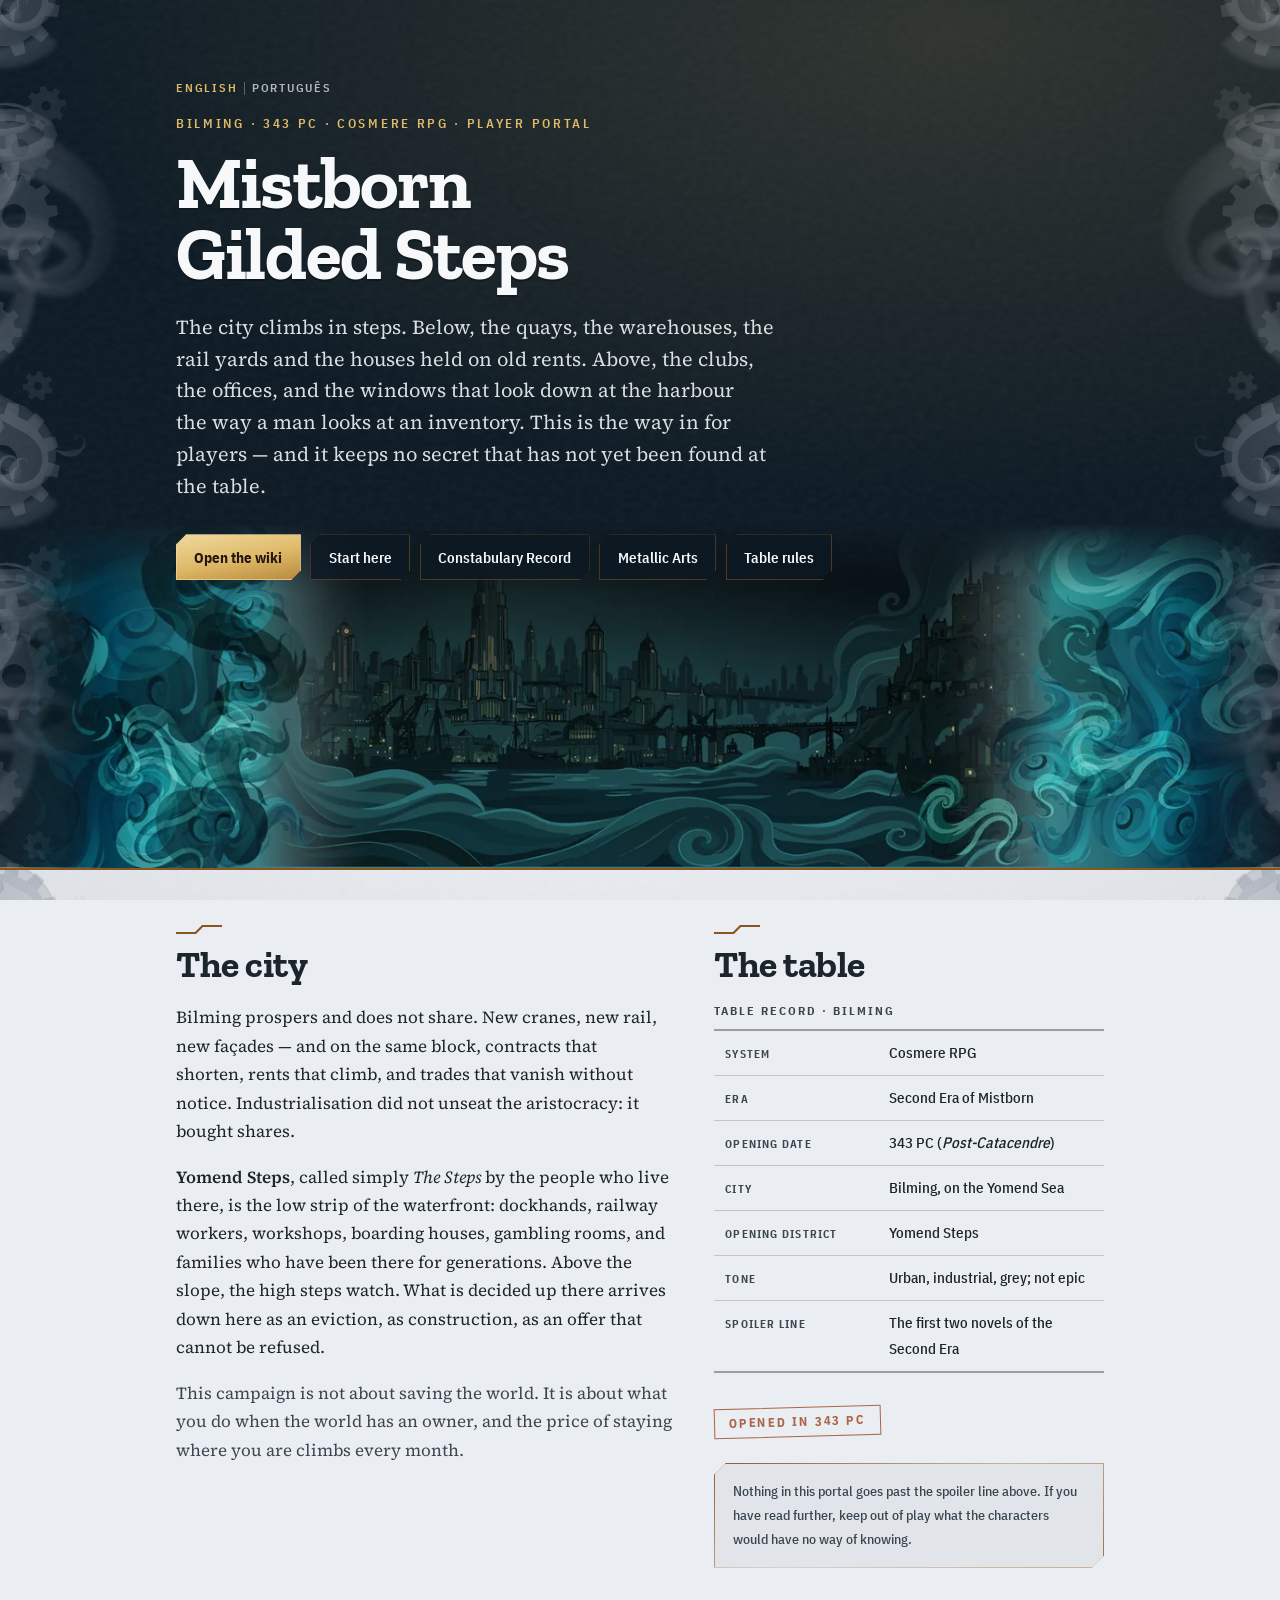
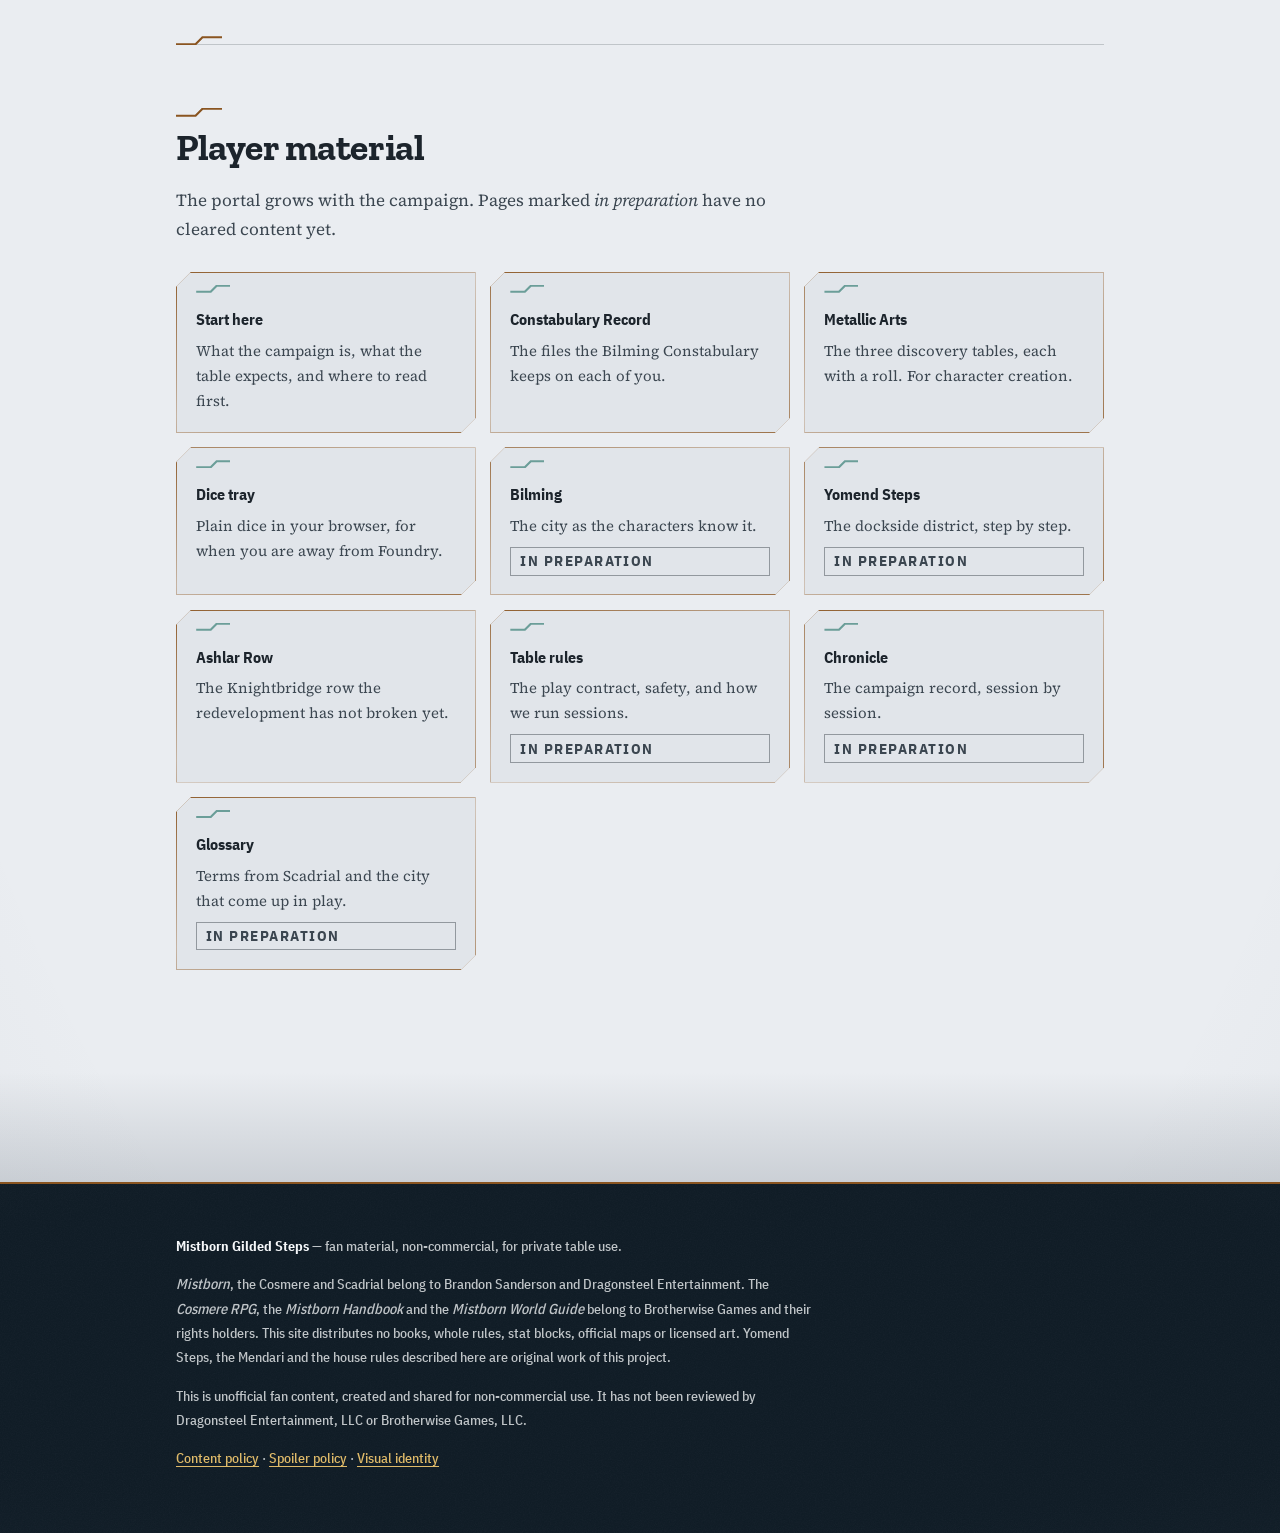
<file: docs/index.html>
<!doctype html>
<html lang="en">
<head>
  <meta charset="utf-8">
  <meta name="viewport" content="width=device-width, initial-scale=1">
  <title>Mistborn Gilded Steps — Player Portal</title>
  <meta name="description" content="Player portal for the Mistborn Gilded Steps campaign: Bilming, Scadrial, 343 PC. Urban industrial fantasy on the Cosmere RPG.">
  <meta name="color-scheme" content="light dark">
  <link rel="alternate" hreflang="en" href="https://wildpoxx.github.io/mistborn-gilded-steps/">
  <link rel="alternate" hreflang="pt-BR" href="https://wildpoxx.github.io/mistborn-gilded-steps/pt/">
  <link rel="stylesheet" href="styles/fonts.css">
  <link rel="stylesheet" href="styles/gilded.css">
  <link rel="stylesheet" href="styles/site.css">
</head>
<body>
  <a class="skip" href="#content">Skip to content</a>

  <header class="hero">
    <div class="wrap">
      <p class="lang-switch"><span aria-current="true">English</span><a href="pt/index.html" hreflang="pt-BR" lang="pt-BR">Português</a></p>
      <p class="kicker">Bilming · 343 PC · Cosmere RPG · Player portal</p>
      <h1>Mistborn<br>Gilded Steps</h1>
      <p class="lead">
        The city climbs in steps. Below, the quays, the warehouses, the rail yards and the houses
        held on old rents. Above, the clubs, the offices, and the windows that look down at the
        harbour the way a man looks at an inventory. This is the way in for players — and it keeps
        no secret that has not yet been found at the table.
      </p>
      <nav class="actions" aria-label="Quick links">
        <a class="button primary" href="https://github.com/WildPoxx/mistborn-gilded-steps/blob/main/wiki/Home.md">Open the wiki</a>
        <a class="button" href="https://github.com/WildPoxx/mistborn-gilded-steps/blob/main/wiki/Start-Here.md">Start here</a>
        <a class="button" href="constabulary-record.html">Constabulary Record</a>
        <a class="button" href="metallic-arts.html">Metallic Arts</a>
        <a class="button" href="https://github.com/WildPoxx/mistborn-gilded-steps/blob/main/wiki/Table-Rules.md">Table rules</a>
      </nav>
    </div>

    <!-- Bilming, the harbour and the mists. Original artwork for this project,
         drawn as vector in the Vault and exported here as WebP: the source SVG is
         4.5 MB and 6,500 paths, which no header should carry. Traces no
         third-party map, art or photograph. -->
    <img class="section-drawing" alt="" aria-hidden="true" decoding="async"
         src="assets/bg/skyline-2400.webp"
         srcset="assets/bg/skyline-1600.webp 1600w, assets/bg/skyline-2400.webp 2400w"
         sizes="100vw" width="2400" height="559">
  </header>

  <main id="content">
    <section class="section">
      <div class="wrap two-col">
        <div>
          <h2><span class="step-mark" aria-hidden="true"></span>The city</h2>
          <p>
            Bilming prospers and does not share. New cranes, new rail, new façades — and on the
            same block, contracts that shorten, rents that climb, and trades that vanish without
            notice. Industrialisation did not unseat the aristocracy: it bought shares.
          </p>
          <p>
            <strong>Yomend Steps</strong>, called simply <em>The Steps</em> by the people who live
            there, is the low strip of the waterfront: dockhands, railway workers, workshops,
            boarding houses, gambling rooms, and families who have been there for generations.
            Above the slope, the high steps watch. What is decided up there arrives down here as
            an eviction, as construction, as an offer that cannot be refused.
          </p>
          <p class="muted">
            This campaign is not about saving the world. It is about what you do when the world
            has an owner, and the price of staying where you are climbs every month.
          </p>
        </div>
        <div>
          <h2><span class="step-mark" aria-hidden="true"></span>The table</h2>
          <table class="manifest">
            <caption>Table record · Bilming</caption>
            <tbody>
              <tr><th scope="row">System</th><td>Cosmere RPG</td></tr>
              <tr><th scope="row">Era</th><td>Second Era of Mistborn</td></tr>
              <tr><th scope="row">Opening date</th><td>343 PC (<em>Post-Catacendre</em>)</td></tr>
              <tr><th scope="row">City</th><td>Bilming, on the Yomend Sea</td></tr>
              <tr><th scope="row">Opening district</th><td>Yomend Steps</td></tr>
              <tr><th scope="row">Tone</th><td>Urban, industrial, grey; not epic</td></tr>
              <tr><th scope="row">Spoiler line</th><td>The first two novels of the Second Era</td></tr>
            </tbody>
          </table>
          <p><span class="stamp">Opened in 343 PC</span></p>
          <p class="notice">
            Nothing in this portal goes past the spoiler line above. If you have read further, keep
            out of play what the characters would have no way of knowing.
          </p>
        </div>
      </div>
    </section>

    <div class="wrap"><div class="rule"><span class="step-mark" aria-hidden="true"></span></div></div>

    <section class="section">
      <div class="wrap">
        <h2><span class="step-mark" aria-hidden="true"></span>Player material</h2>
        <p class="muted">
          The portal grows with the campaign. Pages marked <em>in preparation</em> have no cleared
          content yet.
        </p>
        <div class="cards">
          <a class="card" href="https://github.com/WildPoxx/mistborn-gilded-steps/blob/main/wiki/Start-Here.md">
            <strong>Start here</strong>
            <span>What the campaign is, what the table expects, and where to read first.</span>
          </a>
          <a class="card" href="constabulary-record.html">
            <strong>Constabulary Record</strong>
            <span>The files the Bilming Constabulary keeps on each of you.</span>
          </a>
          <a class="card" href="metallic-arts.html">
            <strong>Metallic Arts</strong>
            <span>The three discovery tables, each with a roll. For character creation.</span>
          </a>
          <a class="card" href="dice-tray.html">
            <strong>Dice tray</strong>
            <span>Plain dice in your browser, for when you are away from Foundry.</span>
          </a>
          <a class="card" href="https://github.com/WildPoxx/mistborn-gilded-steps/blob/main/wiki/Bilming.md">
            <strong>Bilming</strong>
            <span>The city as the characters know it. <span class="tag">In preparation</span></span>
          </a>
          <a class="card" href="https://github.com/WildPoxx/mistborn-gilded-steps/blob/main/wiki/Yomend-Steps.md">
            <strong>Yomend Steps</strong>
            <span>The dockside district, step by step. <span class="tag">In preparation</span></span>
          </a>
          <a class="card" href="https://github.com/WildPoxx/mistborn-gilded-steps/blob/main/wiki/Ashlar-Row.md">
            <strong>Ashlar Row</strong>
            <span>The Knightbridge row the redevelopment has not broken yet.</span>
          </a>
          <a class="card" href="https://github.com/WildPoxx/mistborn-gilded-steps/blob/main/wiki/Table-Rules.md">
            <strong>Table rules</strong>
            <span>The play contract, safety, and how we run sessions. <span class="tag">In preparation</span></span>
          </a>
          <a class="card" href="https://github.com/WildPoxx/mistborn-gilded-steps/blob/main/wiki/Chronicle.md">
            <strong>Chronicle</strong>
            <span>The campaign record, session by session. <span class="tag">In preparation</span></span>
          </a>
          <a class="card" href="https://github.com/WildPoxx/mistborn-gilded-steps/blob/main/wiki/Glossary.md">
            <strong>Glossary</strong>
            <span>Terms from Scadrial and the city that come up in play. <span class="tag">In preparation</span></span>
          </a>
        </div>
      </div>
    </section>
  </main>

  <div class="mist" aria-hidden="true"></div>

  <footer>
    <div class="wrap">
      <p>
        <strong>Mistborn Gilded Steps</strong> — fan material, non-commercial, for private table
        use.
      </p>
      <p>
        <em>Mistborn</em>, the Cosmere and Scadrial belong to Brandon Sanderson and Dragonsteel
        Entertainment. The <em>Cosmere RPG</em>, the <em>Mistborn Handbook</em> and the
        <em>Mistborn World Guide</em> belong to Brotherwise Games and their rights holders. This
        site distributes no books, whole rules, stat blocks, official maps or licensed art.
        Yomend Steps, the Mendari and the house rules described here are original work of this
        project.
      </p>
      <p>
        This is unofficial fan content, created and shared for non-commercial use. It has not
        been reviewed by Dragonsteel Entertainment, LLC or Brotherwise Games, LLC.
      </p>
      <p>
        <a href="https://github.com/WildPoxx/mistborn-gilded-steps/blob/main/CONTENT_POLICY.md">Content policy</a> ·
        <a href="https://github.com/WildPoxx/mistborn-gilded-steps/blob/main/SPOILER_POLICY.md">Spoiler policy</a> ·
        <a href="https://github.com/WildPoxx/mistborn-gilded-steps/blob/main/VISUAL_IDENTITY.md">Visual identity</a>
      </p>
    </div>
  </footer>
</body>
</html>
</file>
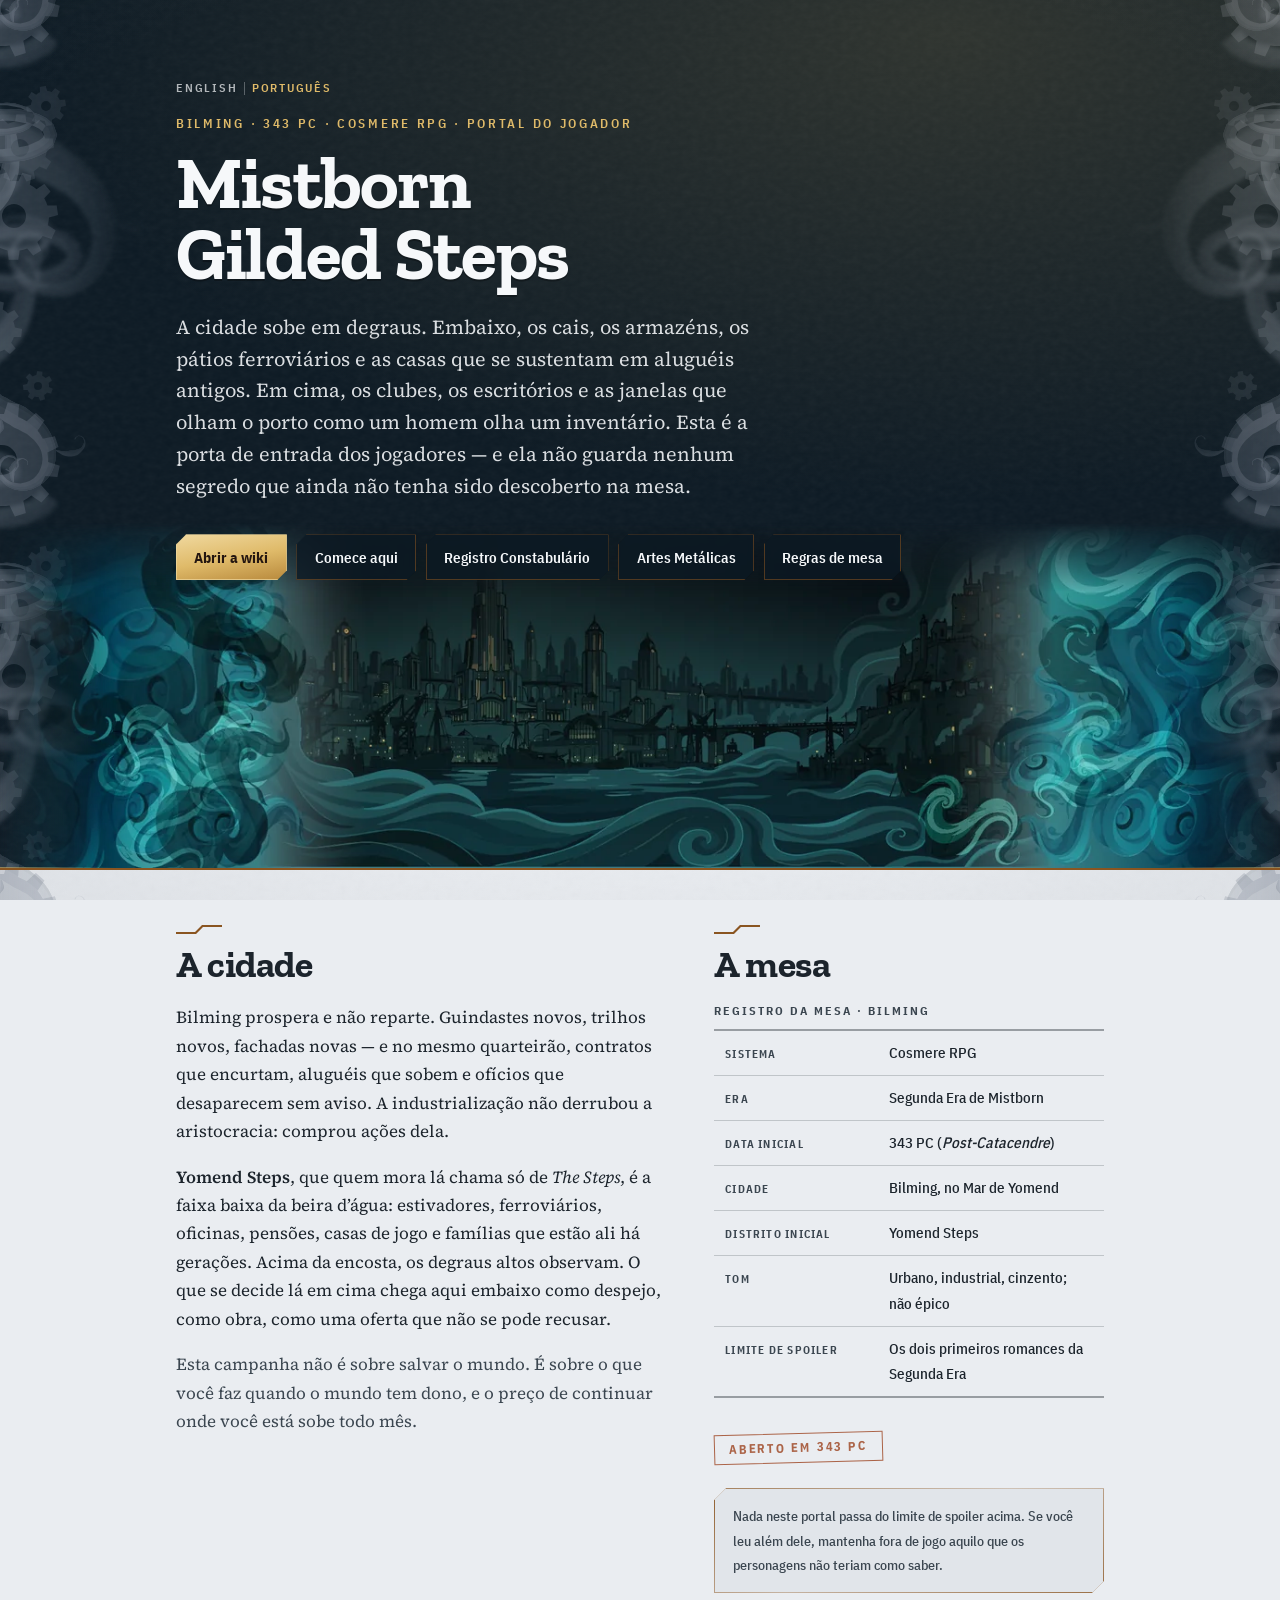
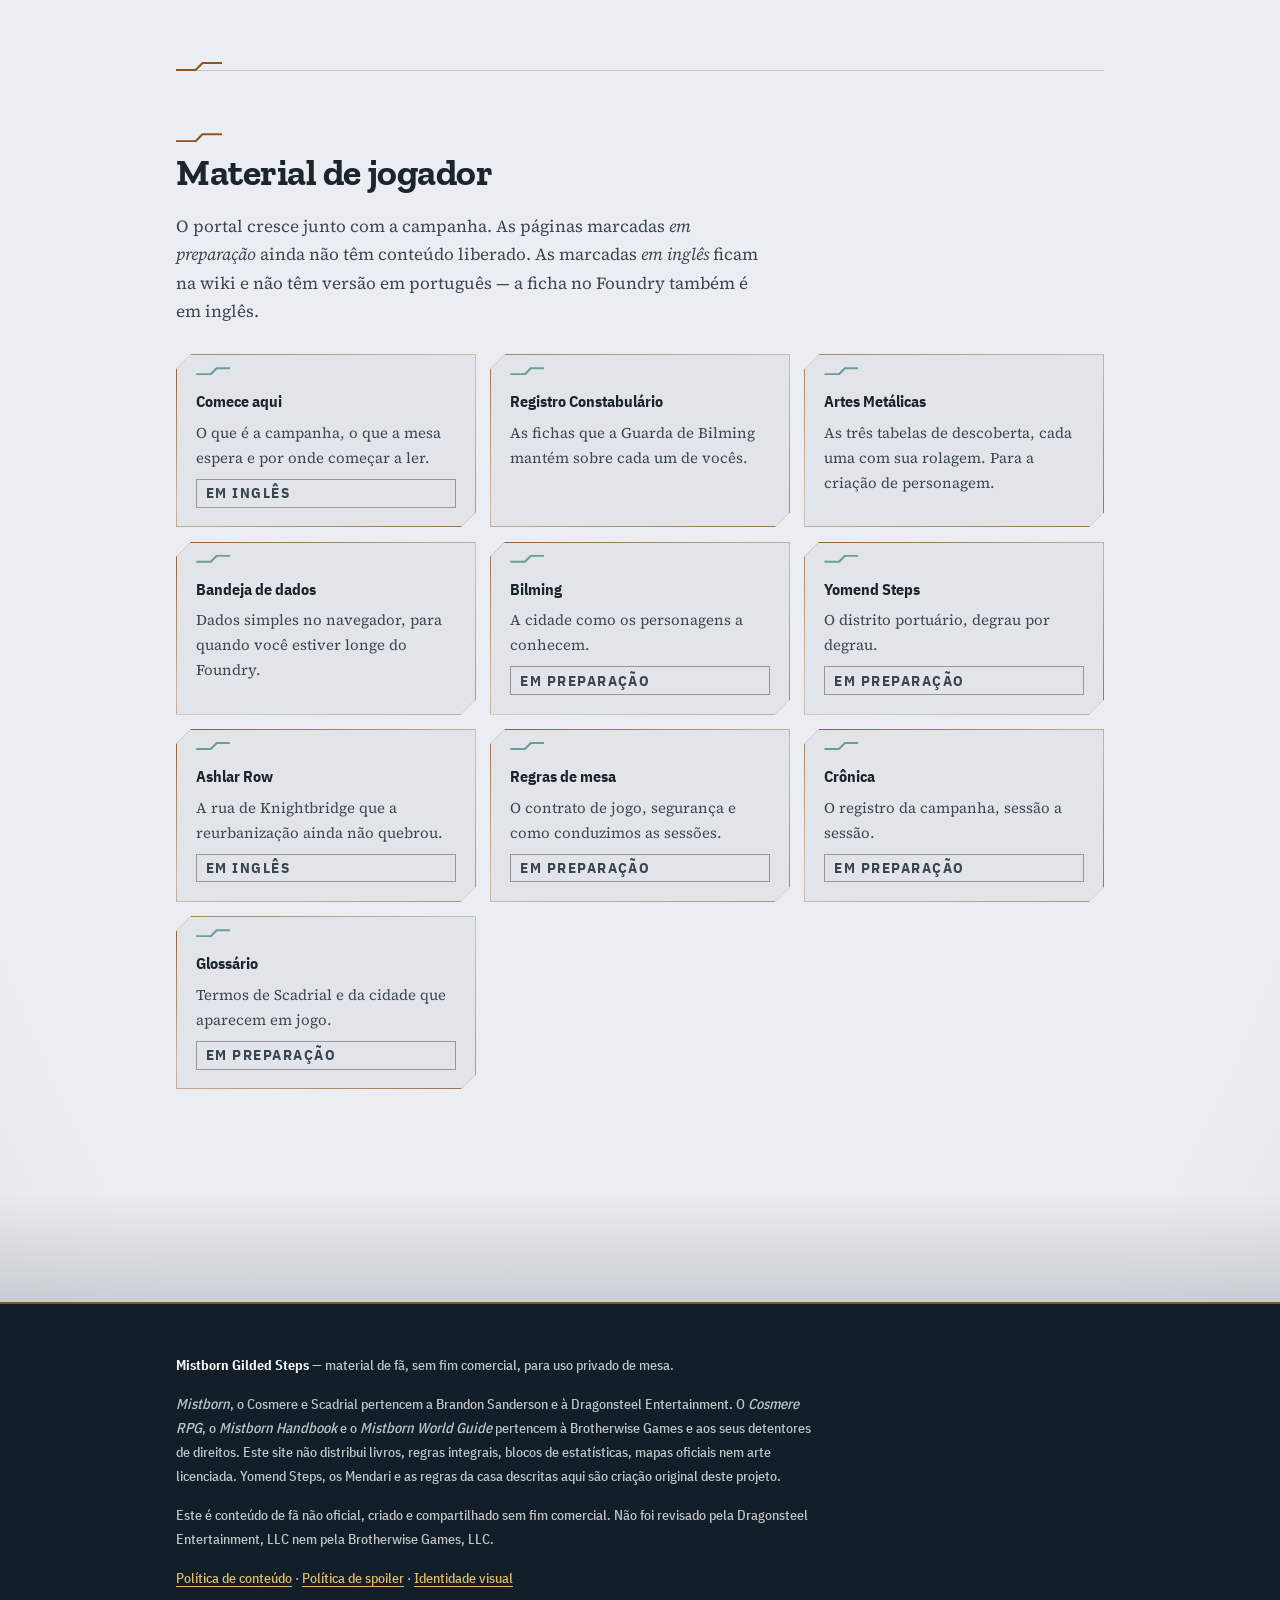
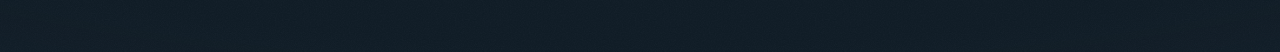
<file: docs/pt/index.html>
<!doctype html>
<html lang="pt-BR">
<head>
  <meta charset="utf-8">
  <meta name="viewport" content="width=device-width, initial-scale=1">
  <title>Mistborn Gilded Steps — Portal do Jogador</title>
  <meta name="description" content="Portal do jogador da campanha Mistborn Gilded Steps: Bilming, Scadrial, 343 PC. Fantasia urbana e industrial no Cosmere RPG.">
  <meta name="color-scheme" content="light dark">
  <link rel="alternate" hreflang="en" href="https://wildpoxx.github.io/mistborn-gilded-steps/">
  <link rel="alternate" hreflang="pt-BR" href="https://wildpoxx.github.io/mistborn-gilded-steps/pt/">
  <link rel="stylesheet" href="../styles/fonts.css">
  <link rel="stylesheet" href="../styles/gilded.css">
  <link rel="stylesheet" href="../styles/site.css">
</head>
<body>
  <a class="skip" href="#content">Pular para o conteúdo</a>

  <header class="hero">
    <div class="wrap">
      <p class="lang-switch"><a href="../index.html" hreflang="en" lang="en">English</a><span aria-current="true">Português</span></p>
      <p class="kicker">Bilming · 343 PC · Cosmere RPG · Portal do jogador</p>
      <h1>Mistborn<br>Gilded Steps</h1>
      <p class="lead">
        A cidade sobe em degraus. Embaixo, os cais, os armazéns, os pátios ferroviários e as casas
        que se sustentam em aluguéis antigos. Em cima, os clubes, os escritórios e as janelas que olham o
        porto como um homem olha um inventário. Esta é a porta de entrada dos jogadores — e ela não
        guarda nenhum segredo que ainda não tenha sido descoberto na mesa.
      </p>
      <nav class="actions" aria-label="Quick links">
        <a class="button primary" href="https://github.com/WildPoxx/mistborn-gilded-steps/blob/main/wiki/Home.md">Abrir a wiki</a>
        <a class="button" href="https://github.com/WildPoxx/mistborn-gilded-steps/blob/main/wiki/Start-Here.md">Comece aqui</a>
        <a class="button" href="constabulary-record.html">Registro Constabulário</a>
        <a class="button" href="metallic-arts.html">Artes Metálicas</a>
        <a class="button" href="https://github.com/WildPoxx/mistborn-gilded-steps/blob/main/wiki/Table-Rules.md">Regras de mesa</a>
      </nav>
    </div>

    <!-- Bilming, the harbour and the mists. Original artwork for this project,
         drawn as vector in the Vault and exported here as WebP: the source SVG is
         4.5 MB and 6,500 paths, which no header should carry. Traces no
         third-party map, art or photograph. -->
    <img class="section-drawing" alt="" aria-hidden="true" decoding="async"
         src="../assets/bg/skyline-2400.webp"
         srcset="../assets/bg/skyline-1600.webp 1600w, ../assets/bg/skyline-2400.webp 2400w"
         sizes="100vw" width="2400" height="559">
  </header>

  <main id="content">
    <section class="section">
      <div class="wrap two-col">
        <div>
          <h2><span class="step-mark" aria-hidden="true"></span>A cidade</h2>
          <p>
            Bilming prospera e não reparte. Guindastes novos, trilhos novos, fachadas novas — e no
            mesmo quarteirão, contratos que encurtam, aluguéis que sobem e ofícios que desaparecem
            sem aviso. A industrialização não derrubou a aristocracia: comprou ações dela.
          </p>
          <p>
            <strong>Yomend Steps</strong>, que quem mora lá chama só de <em>The Steps</em>, é a
            faixa baixa da beira d’água: estivadores, ferroviários, oficinas, pensões, casas de
            jogo e famílias que estão ali há gerações. Acima da encosta, os degraus altos observam.
            O que se decide lá em cima chega aqui embaixo como despejo, como obra, como uma oferta
            que não se pode recusar.
          </p>
          <p class="muted">
            Esta campanha não é sobre salvar o mundo. É sobre o que você faz quando o mundo tem
            dono, e o preço de continuar onde você está sobe todo mês.
          </p>
        </div>
        <div>
          <h2><span class="step-mark" aria-hidden="true"></span>A mesa</h2>
          <table class="manifest">
            <caption>Registro da mesa · Bilming</caption>
            <tbody>
              <tr><th scope="row">Sistema</th><td>Cosmere RPG</td></tr>
              <tr><th scope="row">Era</th><td>Segunda Era de Mistborn</td></tr>
              <tr><th scope="row">Data inicial</th><td>343 PC (<em>Post-Catacendre</em>)</td></tr>
              <tr><th scope="row">Cidade</th><td>Bilming, no Mar de Yomend</td></tr>
              <tr><th scope="row">Distrito inicial</th><td>Yomend Steps</td></tr>
              <tr><th scope="row">Tom</th><td>Urbano, industrial, cinzento; não épico</td></tr>
              <tr><th scope="row">Limite de spoiler</th><td>Os dois primeiros romances da Segunda Era</td></tr>
            </tbody>
          </table>
          <p><span class="stamp">Aberto em 343 PC</span></p>
          <p class="notice">
            Nada neste portal passa do limite de spoiler acima. Se você leu além dele, mantenha fora
            de jogo aquilo que os personagens não teriam como saber.
          </p>
        </div>
      </div>
    </section>

    <div class="wrap"><div class="rule"><span class="step-mark" aria-hidden="true"></span></div></div>

    <section class="section">
      <div class="wrap">
        <h2><span class="step-mark" aria-hidden="true"></span>Material de jogador</h2>
        <p class="muted">
          O portal cresce junto com a campanha. As páginas marcadas <em>em preparação</em> ainda não
          têm conteúdo liberado. As marcadas <em>em inglês</em> ficam na wiki e não têm versão em
          português — a ficha no Foundry também é em inglês.
        </p>
        <div class="cards">
          <a class="card" href="https://github.com/WildPoxx/mistborn-gilded-steps/blob/main/wiki/Start-Here.md">
            <strong>Comece aqui</strong>
            <span>O que é a campanha, o que a mesa espera e por onde começar a ler. <span class="tag">Em inglês</span></span>
          </a>
          <a class="card" href="constabulary-record.html">
            <strong>Registro Constabulário</strong>
            <span>As fichas que a Guarda de Bilming mantém sobre cada um de vocês.</span>
          </a>
          <a class="card" href="metallic-arts.html">
            <strong>Artes Metálicas</strong>
            <span>As três tabelas de descoberta, cada uma com sua rolagem. Para a criação de personagem.</span>
          </a>
          <a class="card" href="dice-tray.html">
            <strong>Bandeja de dados</strong>
            <span>Dados simples no navegador, para quando você estiver longe do Foundry.</span>
          </a>
          <a class="card" href="https://github.com/WildPoxx/mistborn-gilded-steps/blob/main/wiki/Bilming.md">
            <strong>Bilming</strong>
            <span>A cidade como os personagens a conhecem. <span class="tag">Em preparação</span></span>
          </a>
          <a class="card" href="https://github.com/WildPoxx/mistborn-gilded-steps/blob/main/wiki/Yomend-Steps.md">
            <strong>Yomend Steps</strong>
            <span>O distrito portuário, degrau por degrau. <span class="tag">Em preparação</span></span>
          </a>
          <a class="card" href="https://github.com/WildPoxx/mistborn-gilded-steps/blob/main/wiki/Ashlar-Row.md">
            <strong>Ashlar Row</strong>
            <span>A rua de Knightbridge que a reurbanização ainda não quebrou. <span class="tag">Em inglês</span></span>
          </a>
          <a class="card" href="https://github.com/WildPoxx/mistborn-gilded-steps/blob/main/wiki/Table-Rules.md">
            <strong>Regras de mesa</strong>
            <span>O contrato de jogo, segurança e como conduzimos as sessões. <span class="tag">Em preparação</span></span>
          </a>
          <a class="card" href="https://github.com/WildPoxx/mistborn-gilded-steps/blob/main/wiki/Chronicle.md">
            <strong>Crônica</strong>
            <span>O registro da campanha, sessão a sessão. <span class="tag">Em preparação</span></span>
          </a>
          <a class="card" href="https://github.com/WildPoxx/mistborn-gilded-steps/blob/main/wiki/Glossary.md">
            <strong>Glossário</strong>
            <span>Termos de Scadrial e da cidade que aparecem em jogo. <span class="tag">Em preparação</span></span>
          </a>
        </div>
      </div>
    </section>
  </main>

  <div class="mist" aria-hidden="true"></div>

  <footer>
    <div class="wrap">
      <p>
        <strong>Mistborn Gilded Steps</strong> — material de fã, sem fim comercial, para uso
        privado de mesa.
      </p>
      <p>
        <em>Mistborn</em>, o Cosmere e Scadrial pertencem a Brandon Sanderson e à Dragonsteel
        Entertainment. O <em>Cosmere RPG</em>, o <em>Mistborn Handbook</em> e o
        <em>Mistborn World Guide</em> pertencem à Brotherwise Games e aos seus detentores de
        direitos. Este site não distribui livros, regras integrais, blocos de estatísticas, mapas
        oficiais nem arte licenciada. Yomend Steps, os Mendari e as regras da casa descritas aqui
        são criação original deste projeto.
      </p>
      <p>
        Este é conteúdo de fã não oficial, criado e compartilhado sem fim comercial. Não foi
        revisado pela Dragonsteel Entertainment, LLC nem pela Brotherwise Games, LLC.
      </p>
      <p>
        <a href="https://github.com/WildPoxx/mistborn-gilded-steps/blob/main/CONTENT_POLICY.md">Política de conteúdo</a> ·
        <a href="https://github.com/WildPoxx/mistborn-gilded-steps/blob/main/SPOILER_POLICY.md">Política de spoiler</a> ·
        <a href="https://github.com/WildPoxx/mistborn-gilded-steps/blob/main/VISUAL_IDENTITY.md">Identidade visual</a>
      </p>
    </div>
  </footer>
</body>
</html>
</file>
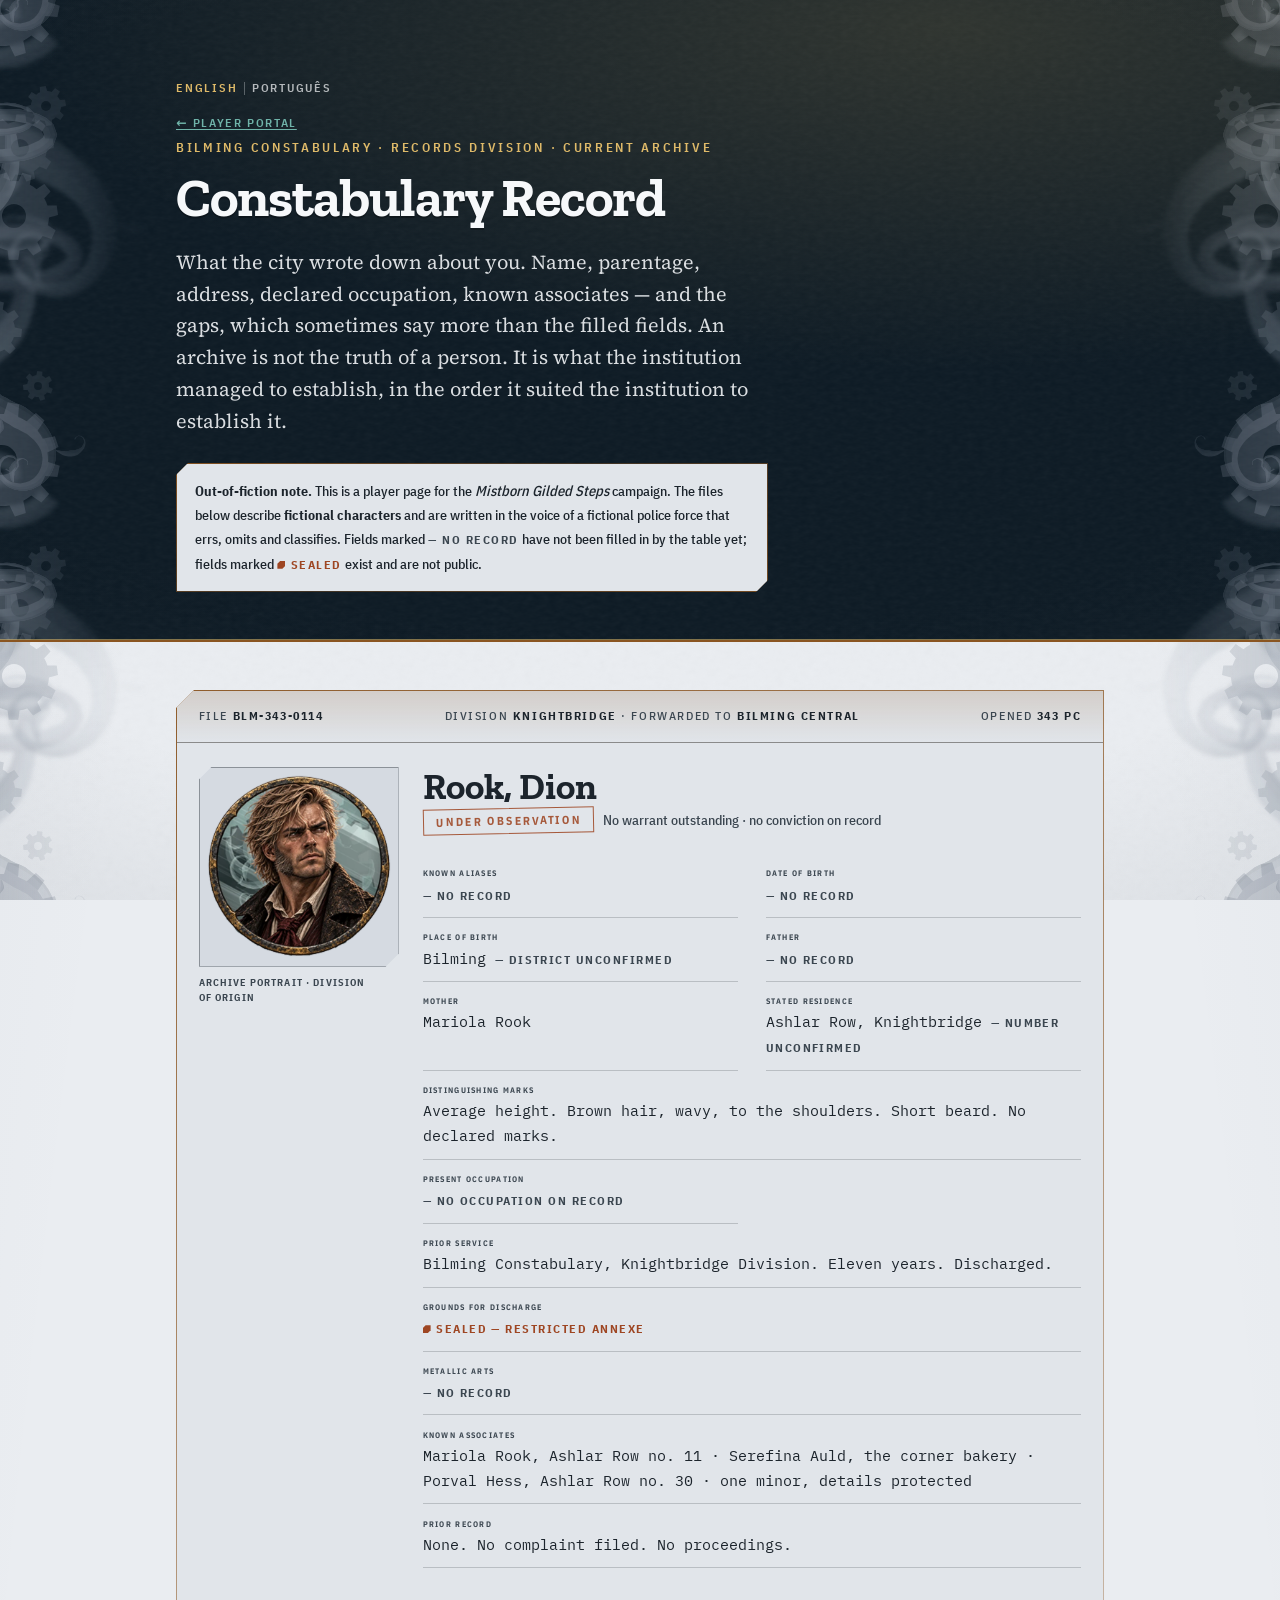
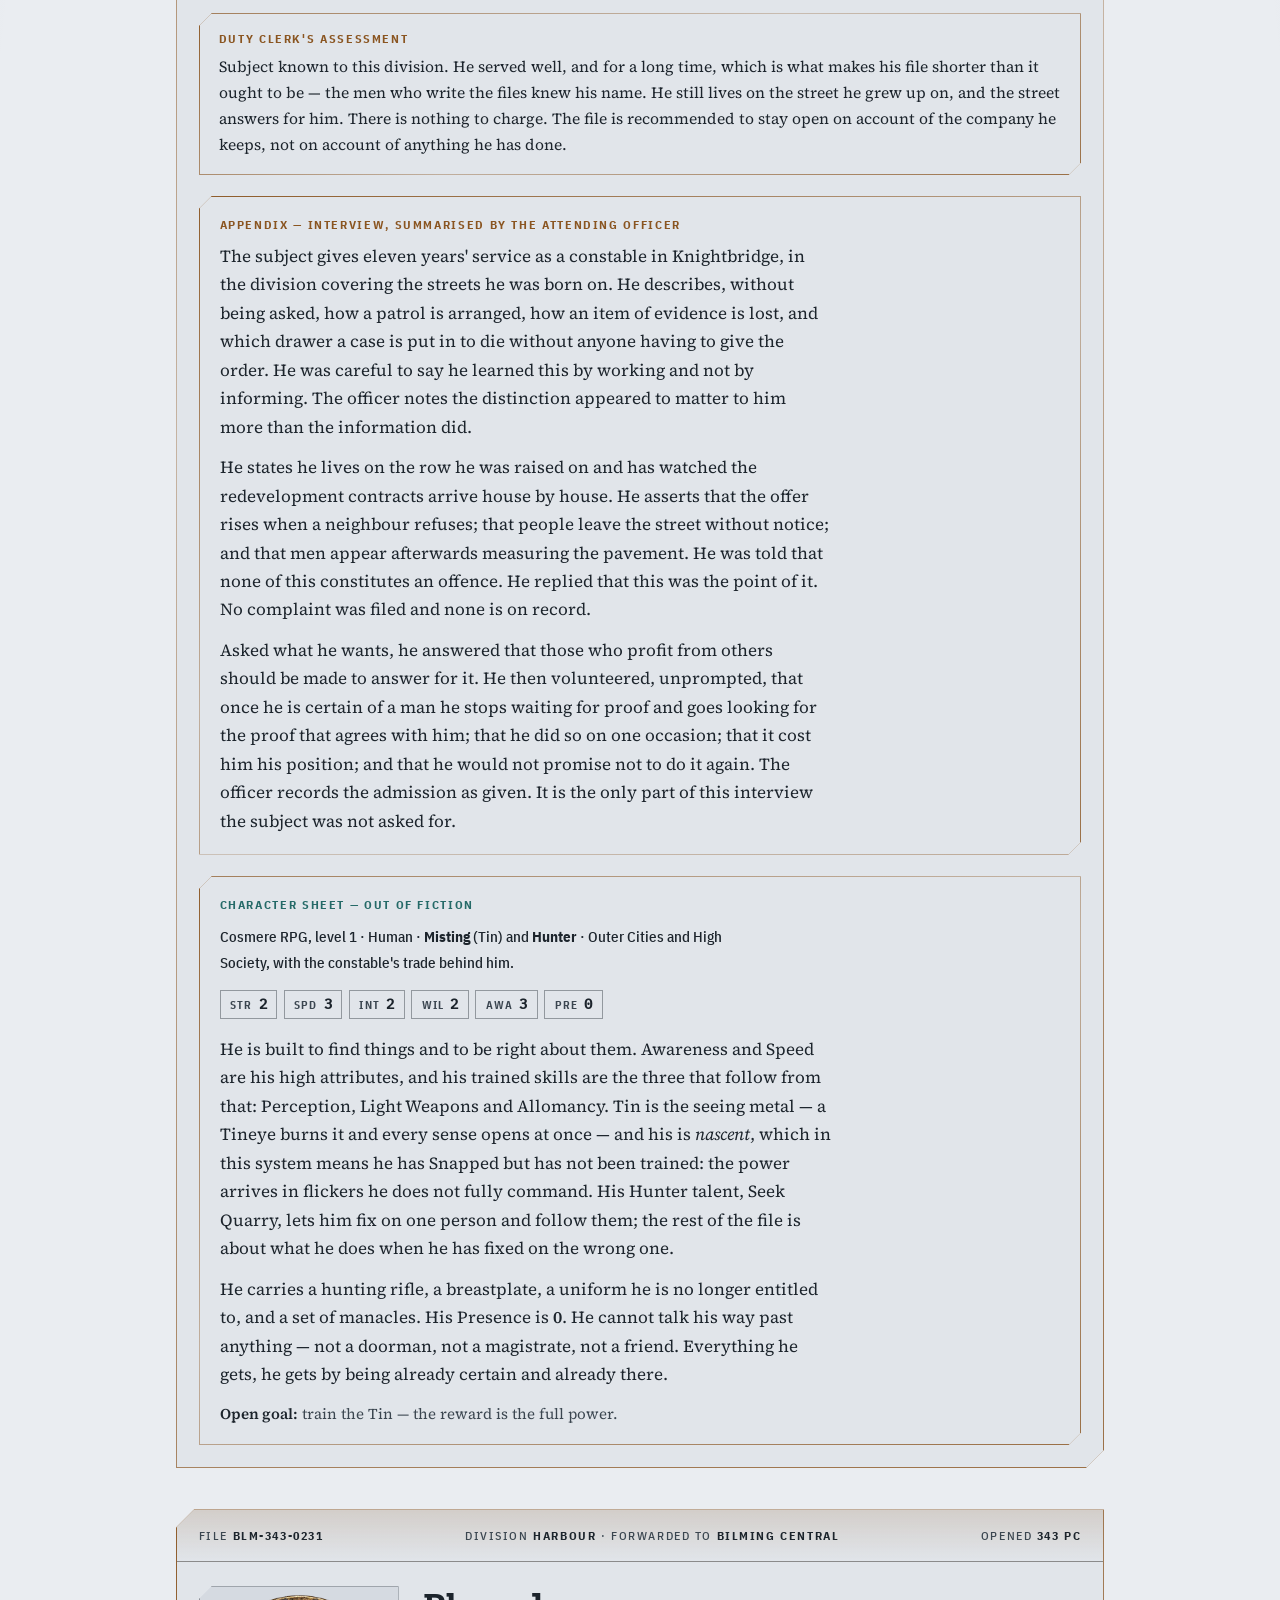
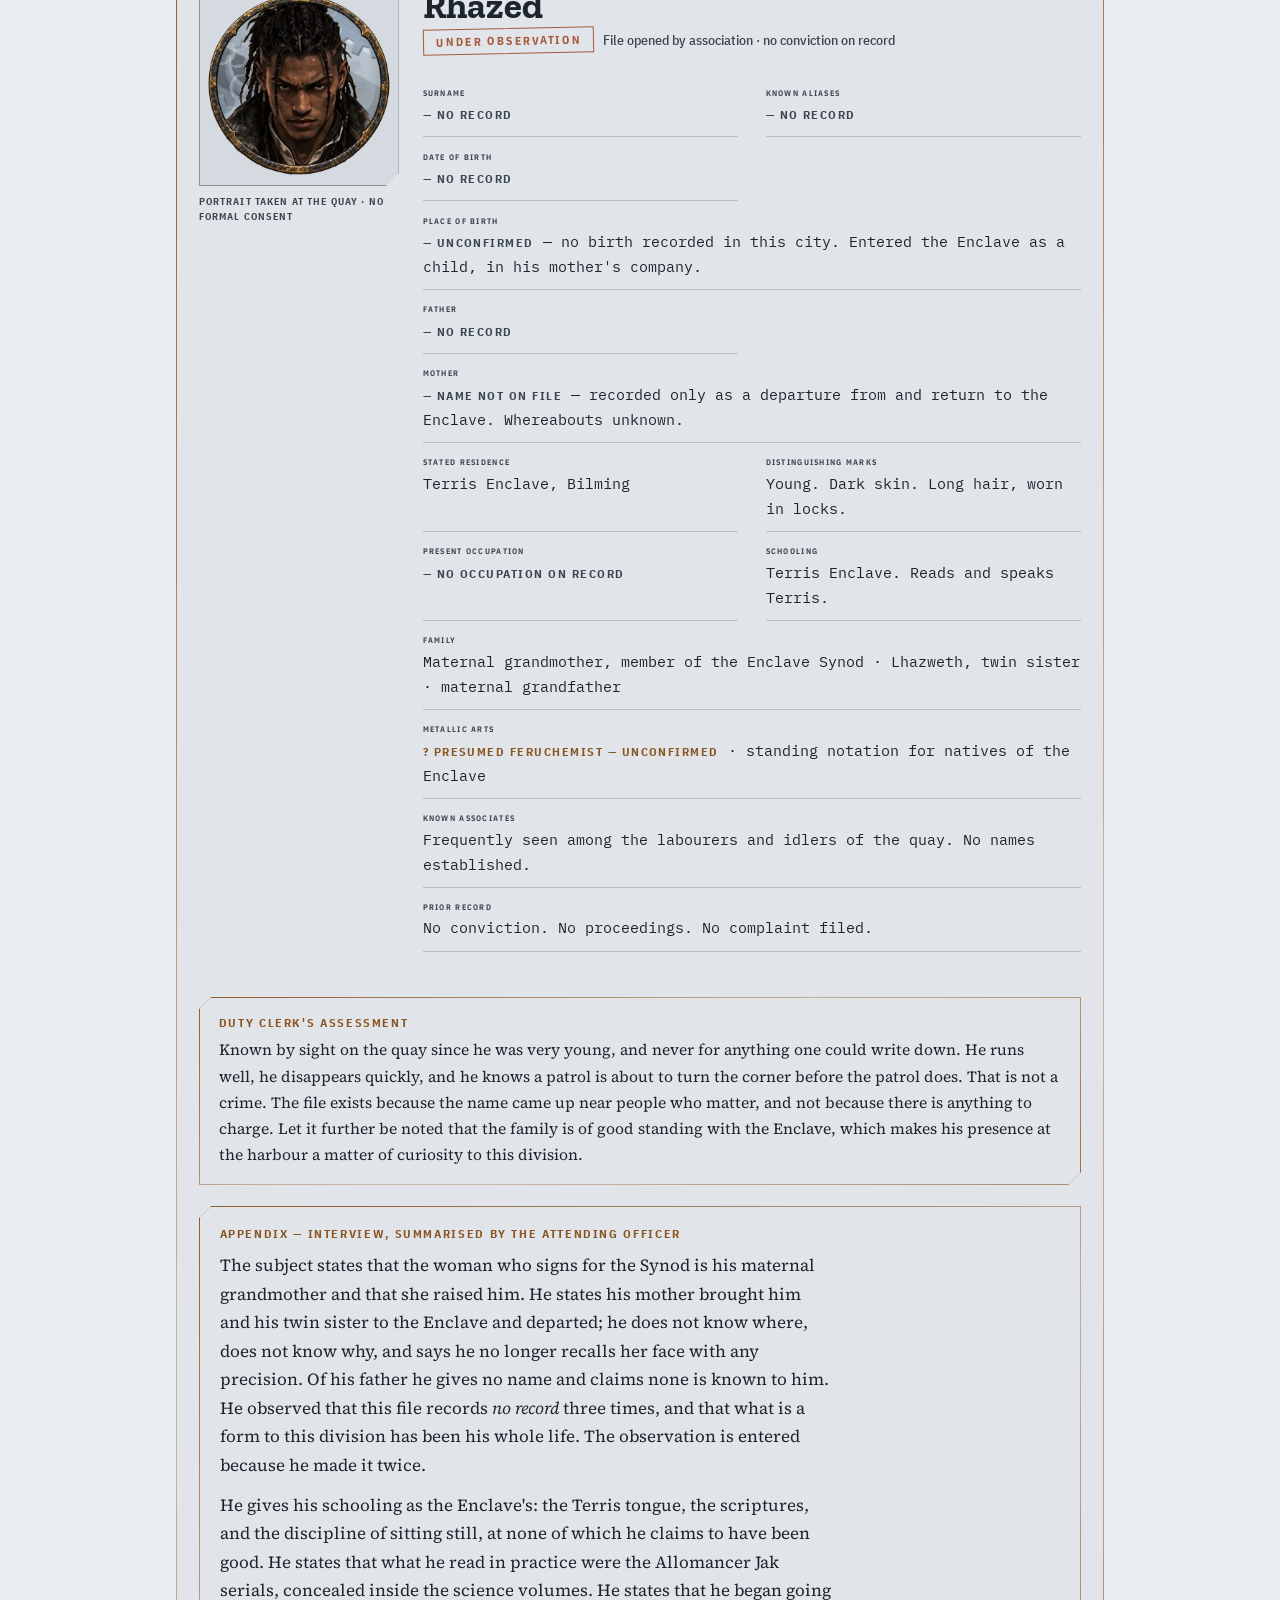
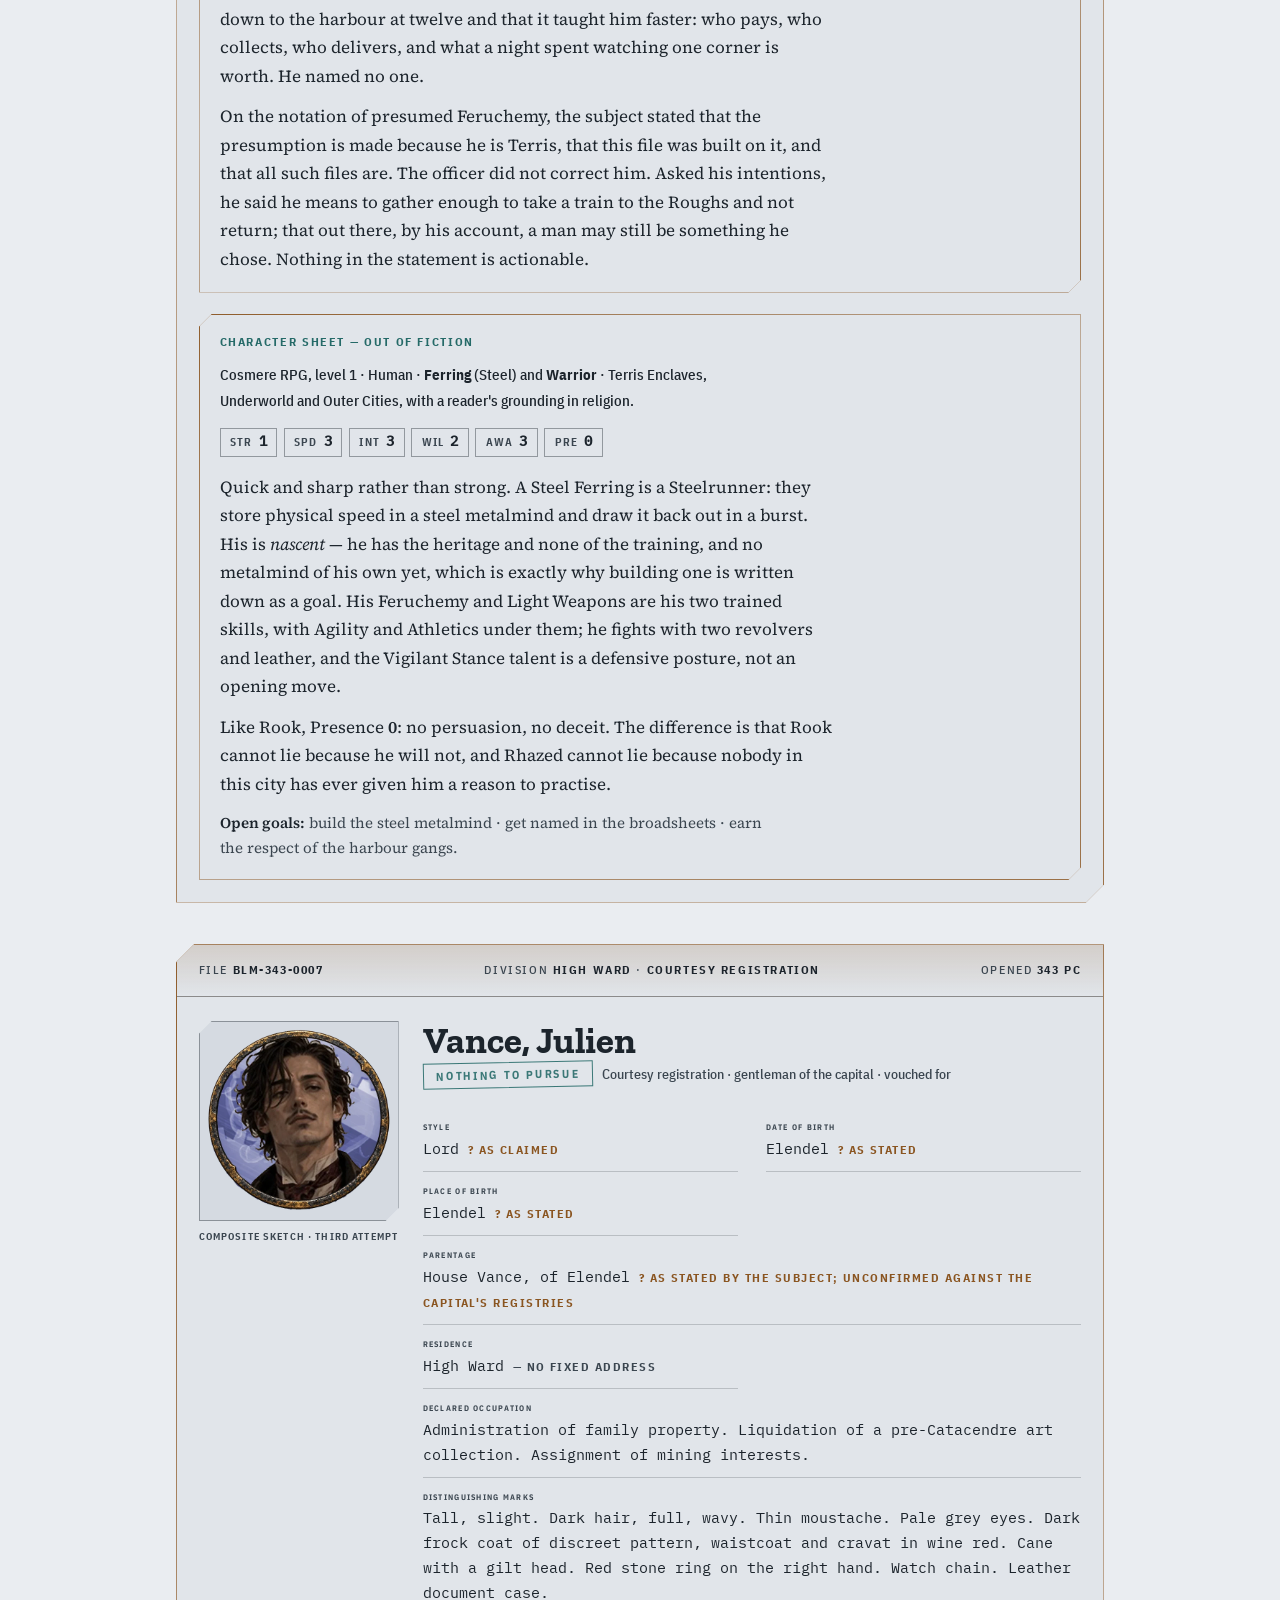
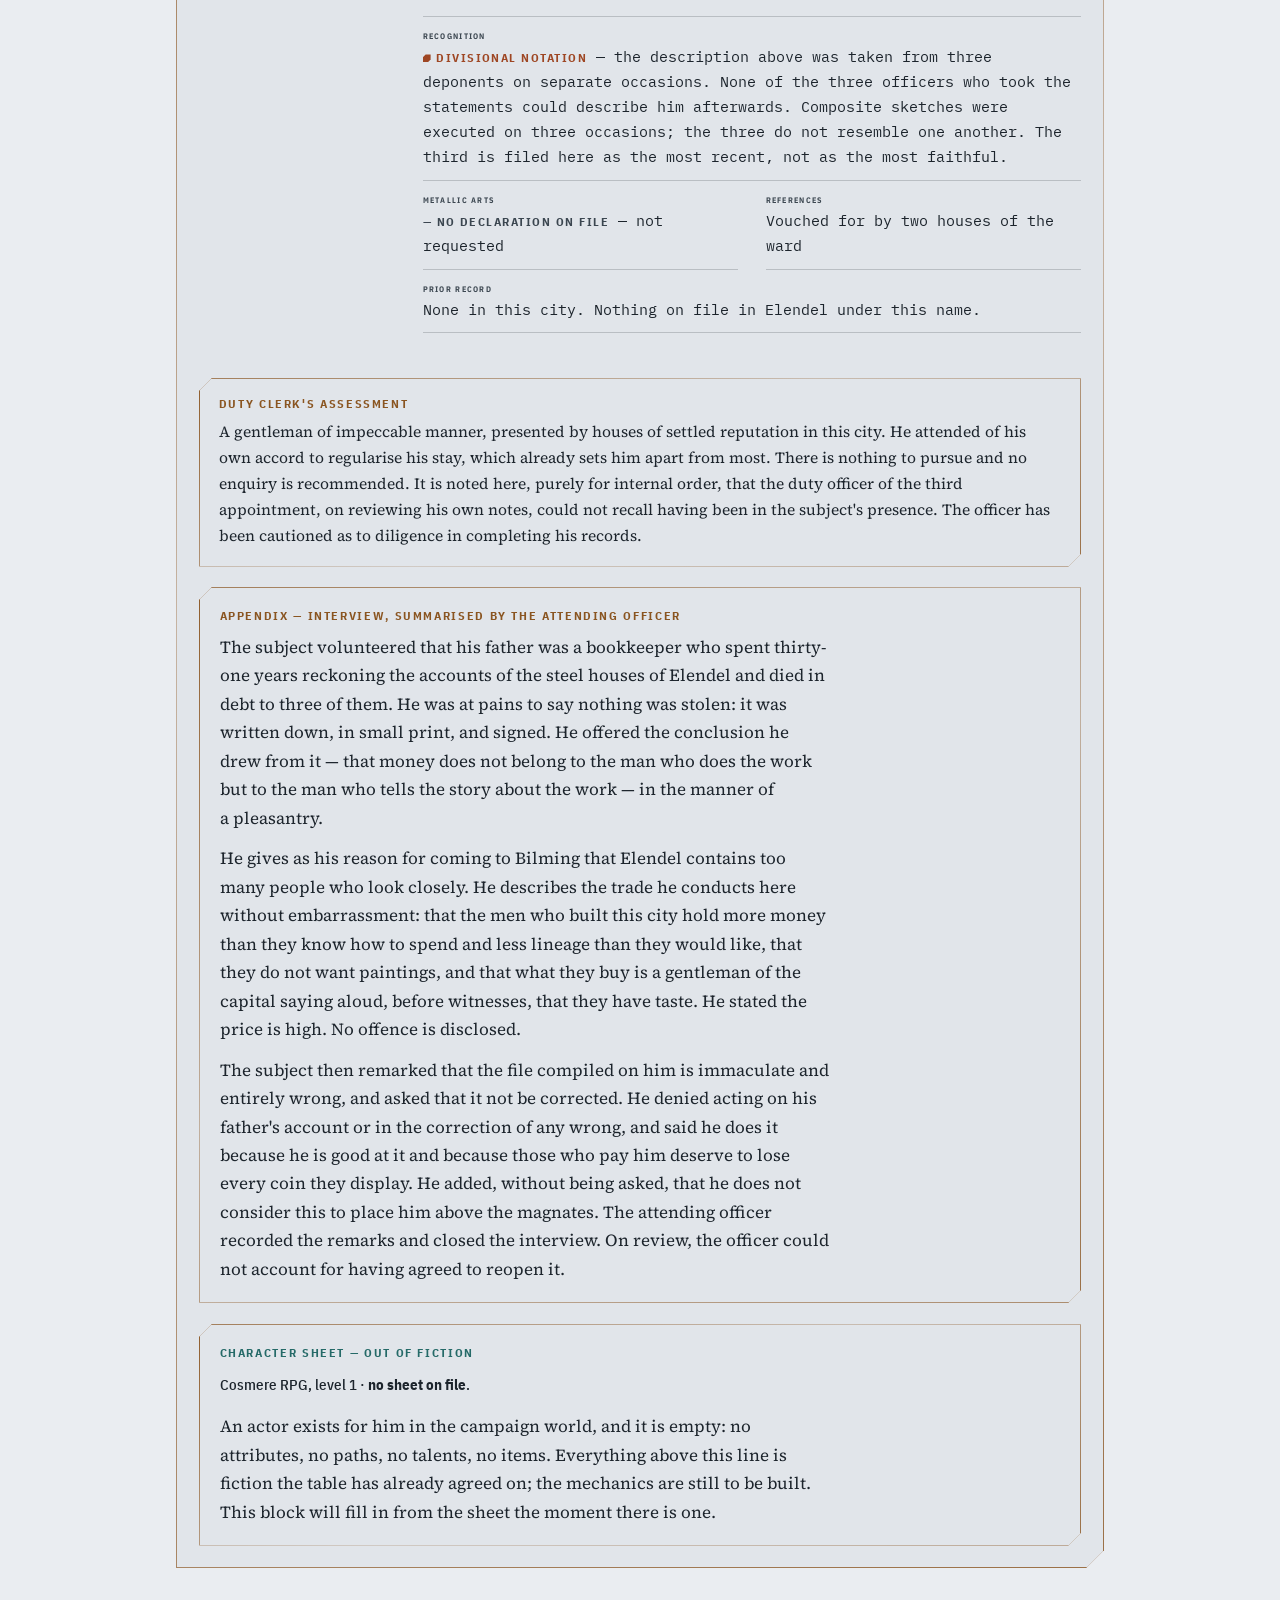
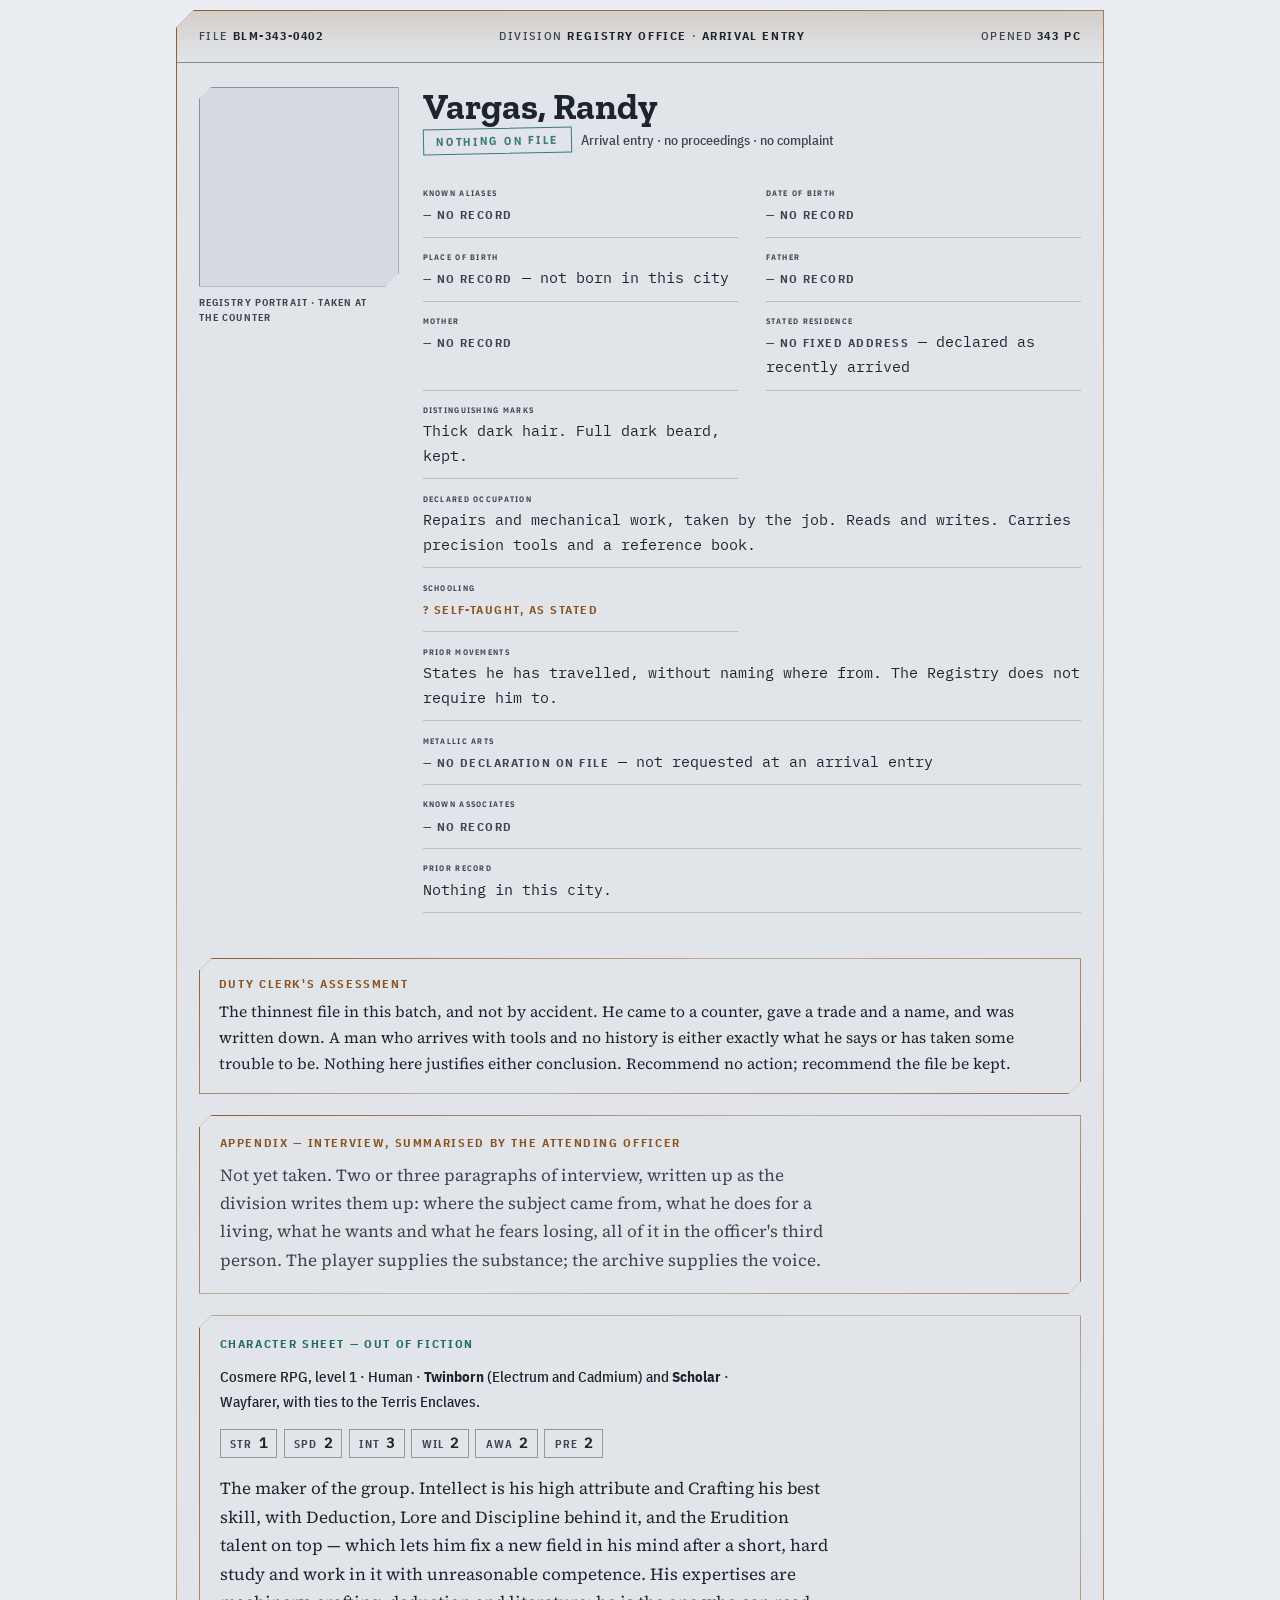
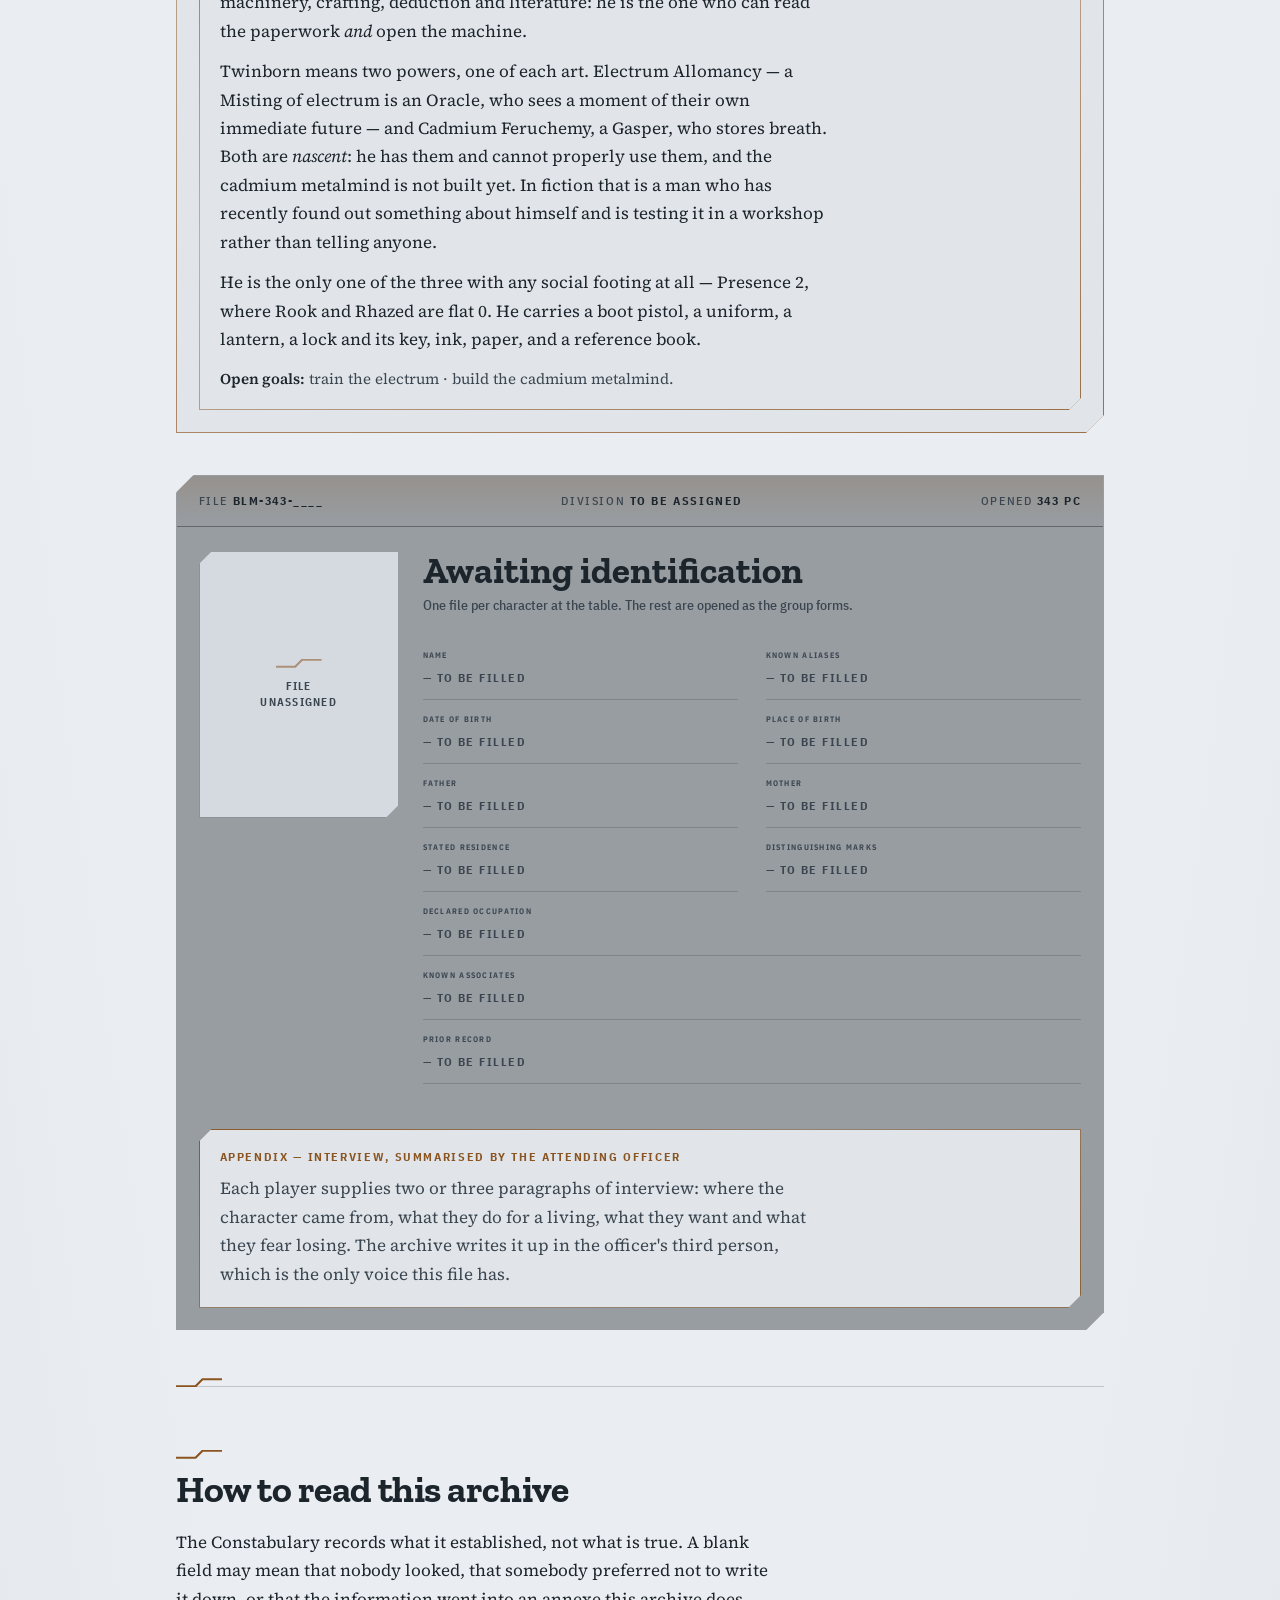
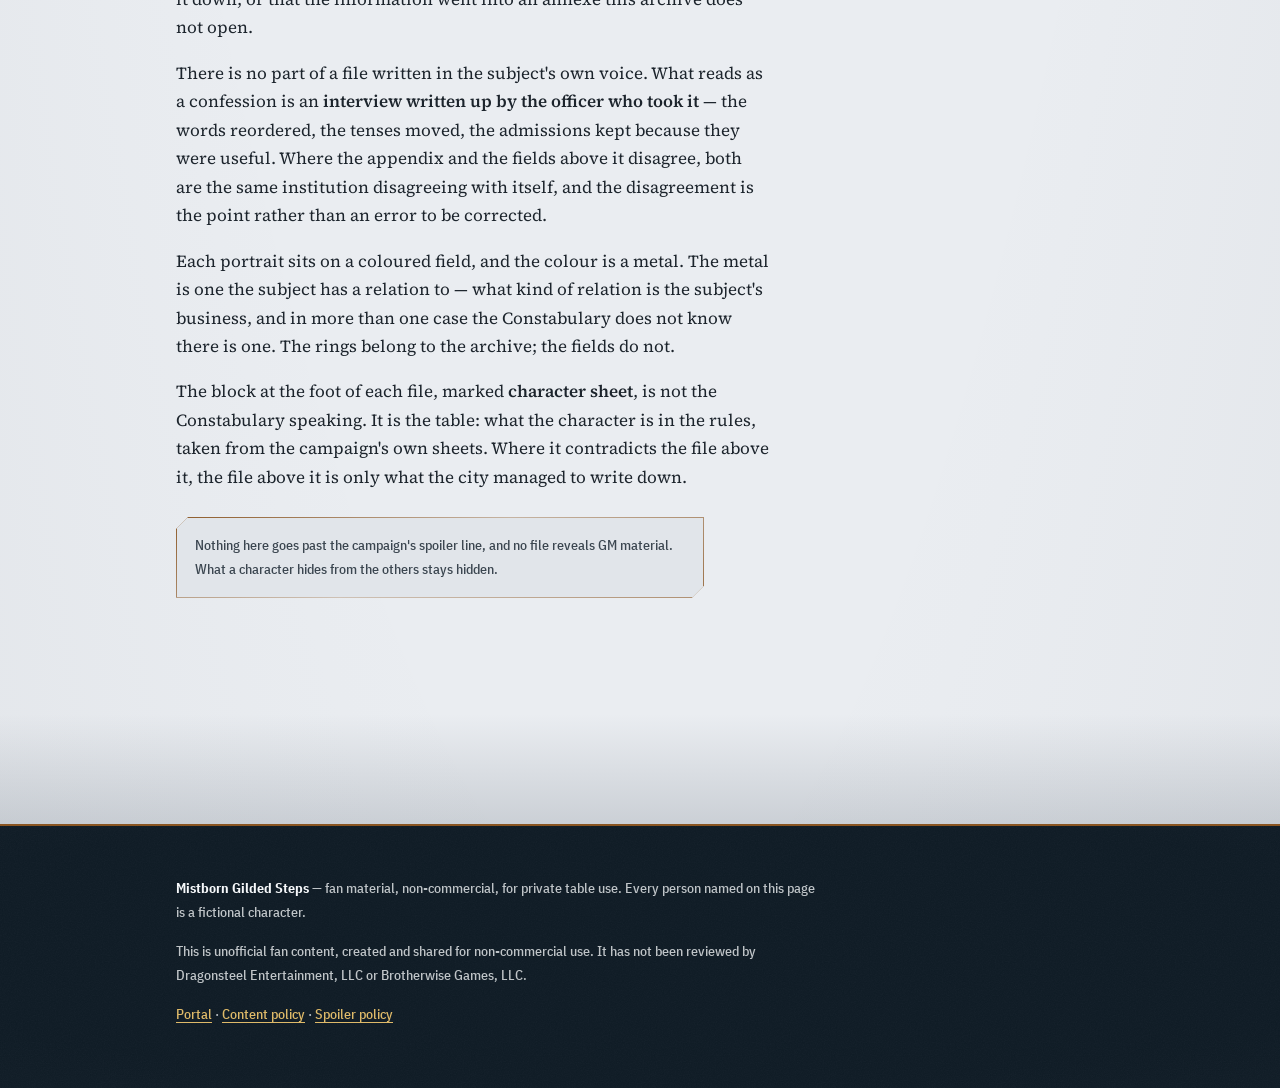
<file: docs/constabulary-record.html>
<!doctype html>
<html lang="en">
<head>
  <meta charset="utf-8">
  <meta name="viewport" content="width=device-width, initial-scale=1">
  <title>Constabulary Record — Mistborn Gilded Steps</title>
  <meta name="description" content="The files the Bilming Constabulary keeps on the characters of the Mistborn Gilded Steps campaign.">
  <meta name="color-scheme" content="light dark">
  <link rel="alternate" hreflang="en" href="https://wildpoxx.github.io/mistborn-gilded-steps/constabulary-record.html">
  <link rel="alternate" hreflang="pt-BR" href="https://wildpoxx.github.io/mistborn-gilded-steps/pt/constabulary-record.html">
  <link rel="stylesheet" href="styles/fonts.css">
  <link rel="stylesheet" href="styles/gilded.css">
  <link rel="stylesheet" href="styles/site.css">
</head>
<body>
  <a class="skip" href="#content">Skip to content</a>

  <header class="file-head">
    <div class="wrap">
      <p class="lang-switch"><span aria-current="true">English</span><a href="pt/constabulary-record.html" hreflang="pt-BR" lang="pt-BR">Português</a></p>
      <p class="crumb"><a href="index.html">← Player portal</a></p>
      <p class="kicker">Bilming Constabulary · Records Division · Current archive</p>
      <h1>Constabulary Record</h1>
      <p class="lead">
        What the city wrote down about you. Name, parentage, address, declared occupation, known
        associates — and the gaps, which sometimes say more than the filled fields. An archive is
        not the truth of a person. It is what the institution managed to establish, in the order
        it suited the institution to establish it.
      </p>
      <p class="ooc">
        <strong>Out-of-fiction note.</strong> This is a player page for the
        <em>Mistborn Gilded Steps</em> campaign. The files below describe <strong>fictional
        characters</strong> and are written in the voice of a fictional police force that errs,
        omits and classifies. Fields marked <span class="nil">no record</span> have not been
        filled in by the table yet; fields marked <span class="sealed">sealed</span> exist and
        are not public.
      </p>
    </div>
  </header>

  <main id="content">
    <div class="wrap">
      <div class="dossiers">

        <!-- ───────────────────────── DION ROOK ───────────────────────── -->
        <article class="dossier" aria-labelledby="d-rook">
          <header>
            <span>File <b>BLM-343-0114</b></span>
            <span>Division <b>Knightbridge</b> · forwarded to <b>Bilming Central</b></span>
            <span>Opened <b>343 PC</b></span>
          </header>

          <div class="dossier-body">
            <div>
              <div class="portrait has-img">
                <img src="assets/portraits/dion-rook.webp" alt="Archive token of Dion Rook: a fair-haired man with a short beard and a level stare, on a pale green-grey field." width="512" height="512" loading="lazy" decoding="async">
              </div>
              <p class="portrait-caption">Archive portrait · division of origin</p>
            </div>

            <div>
              <h2 class="subject-name" id="d-rook">Rook, Dion</h2>
              <p class="subject-sub">
                <span class="status watch">Under observation</span>
                &nbsp; No warrant outstanding · no conviction on record
              </p>

              <dl class="fields">
                <div class="field"><dt>Known aliases</dt><dd><span class="nil">no record</span></dd></div>
                <div class="field"><dt>Date of birth</dt><dd><span class="nil">no record</span></dd></div>
                <div class="field"><dt>Place of birth</dt><dd>Bilming <span class="nil">district unconfirmed</span></dd></div>
                <div class="field"><dt>Father</dt><dd><span class="nil">no record</span></dd></div>
                <div class="field"><dt>Mother</dt><dd>Mariola Rook</dd></div>
                <div class="field"><dt>Stated residence</dt><dd>Ashlar Row, Knightbridge <span class="nil">number unconfirmed</span></dd></div>
                <div class="field wide"><dt>Distinguishing marks</dt><dd>Average height. Brown hair, wavy, to the shoulders. Short beard. No declared marks.</dd></div>
                <div class="field"><dt>Present occupation</dt><dd><span class="nil">no occupation on record</span></dd></div>
                <div class="field wide"><dt>Prior service</dt><dd>Bilming Constabulary, Knightbridge Division. Eleven years. Discharged.</dd></div>
                <div class="field wide"><dt>Grounds for discharge</dt><dd><span class="sealed">Sealed — restricted annexe</span></dd></div>
                <div class="field wide"><dt>Metallic Arts</dt><dd><span class="nil">no record</span></dd></div>
                <div class="field wide"><dt>Known associates</dt><dd>Mariola Rook, Ashlar Row no. 11 · Serefina Auld, the corner bakery · Porval Hess, Ashlar Row no. 30 · one minor, details protected</dd></div>
                <div class="field wide"><dt>Prior record</dt><dd>None. No complaint filed. No proceedings.</dd></div>
              </dl>
            </div>
          </div>

          <div class="margin-note">
            <b>Duty clerk's assessment</b>
            Subject known to this division. He served well, and for a long time, which is what
            makes his file shorter than it ought to be — the men who write the files knew his
            name. He still lives on the street he grew up on, and the street answers for him.
            There is nothing to charge. The file is recommended to stay open on account of the
            company he keeps, not on account of anything he has done.
          </div>

          <div class="attachment">
            <b>Appendix — interview, summarised by the attending officer</b>
            <p>
              The subject gives eleven years' service as a constable in Knightbridge, in the
              division covering the streets he was born on. He describes, without being asked, how
              a patrol is arranged, how an item of evidence is lost, and which drawer a case is put
              in to die without anyone having to give the order. He was careful to say he learned
              this by working and not by informing. The officer notes the distinction appeared to
              matter to him more than the information did.
            </p>
            <p>
              He states he lives on the row he was raised on and has watched the redevelopment
              contracts arrive house by house. He asserts that the offer rises when a neighbour
              refuses; that people leave the street without notice; and that men appear afterwards
              measuring the pavement. He was told that none of this constitutes an offence. He
              replied that this was the point of it. No complaint was filed and none is on record.
            </p>
            <p>
              Asked what he wants, he answered that those who profit from others should be made to
              answer for it. He then volunteered, unprompted, that once he is certain of a man he
              stops waiting for proof and goes looking for the proof that agrees with him; that he
              did so on one occasion; that it cost him his position; and that he would not promise
              not to do it again. The officer records the admission as given. It is the only part
              of this interview the subject was not asked for.
            </p>
          </div>
          <div class="attachment sheet">
            <b>Character sheet — out of fiction</b>
            <p class="build">Cosmere RPG, level 1 · Human · <b>Misting</b> (Tin) and <b>Hunter</b> ·
              Outer Cities and High Society, with the constable's trade behind him.</p>
            <ul class="stat-strip">
              <li><span>Str</span>2</li><li><span>Spd</span>3</li><li><span>Int</span>2</li>
              <li><span>Wil</span>2</li><li><span>Awa</span>3</li><li><span>Pre</span>0</li>
            </ul>
            <p>
              He is built to find things and to be right about them. Awareness and Speed are his
              high attributes, and his trained skills are the three that follow from that:
              Perception, Light Weapons and Allomancy. Tin is the seeing metal — a Tineye burns it
              and every sense opens at once — and his is <em>nascent</em>, which in this system
              means he has Snapped but has not been trained: the power arrives in flickers he does
              not fully command. His Hunter talent, Seek Quarry, lets him fix on one person and
              follow them; the rest of the file is about what he does when he has fixed on the
              wrong one.
            </p>
            <p>
              He carries a hunting rifle, a breastplate, a uniform he is no longer entitled to, and
              a set of manacles. His Presence is <b>0</b>. He cannot talk his way past anything —
              not a doorman, not a magistrate, not a friend. Everything he gets, he gets by being
              already certain and already there.
            </p>
            <p class="goals"><b>Open goal:</b> train the Tin — the reward is the full power.</p>
          </div>
        </article>

        <!-- ───────────────────────── RHAZED ──────────────────────────── -->
        <article class="dossier" aria-labelledby="d-rhazed">
          <header>
            <span>File <b>BLM-343-0231</b></span>
            <span>Division <b>Harbour</b> · forwarded to <b>Bilming Central</b></span>
            <span>Opened <b>343 PC</b></span>
          </header>

          <div class="dossier-body">
            <div>
              <div class="portrait has-img">
                <img src="assets/portraits/rhazed.webp" alt="Archive token of Rhazed: a young man with long locked hair and a closed expression, on a grey-blue field." width="512" height="512" loading="lazy" decoding="async">
              </div>
              <p class="portrait-caption">Portrait taken at the quay · no formal consent</p>
            </div>

            <div>
              <h2 class="subject-name" id="d-rhazed">Rhazed</h2>
              <p class="subject-sub">
                <span class="status watch">Under observation</span>
                &nbsp; File opened by association · no conviction on record
              </p>

              <dl class="fields">
                <div class="field"><dt>Surname</dt><dd><span class="nil">no record</span></dd></div>
                <div class="field"><dt>Known aliases</dt><dd><span class="nil">no record</span></dd></div>
                <div class="field"><dt>Date of birth</dt><dd><span class="nil">no record</span></dd></div>
                <div class="field wide"><dt>Place of birth</dt><dd><span class="nil">unconfirmed</span> — no birth recorded in this city. Entered the Enclave as a child, in his mother's company.</dd></div>
                <div class="field"><dt>Father</dt><dd><span class="nil">no record</span></dd></div>
                <div class="field wide"><dt>Mother</dt><dd><span class="nil">name not on file</span> — recorded only as a departure from and return to the Enclave. Whereabouts unknown.</dd></div>
                <div class="field"><dt>Stated residence</dt><dd>Terris Enclave, Bilming</dd></div>
                <div class="field"><dt>Distinguishing marks</dt><dd>Young. Dark skin. Long hair, worn in locks.</dd></div>
                <div class="field"><dt>Present occupation</dt><dd><span class="nil">no occupation on record</span></dd></div>
                <div class="field"><dt>Schooling</dt><dd>Terris Enclave. Reads and speaks Terris.</dd></div>
                <div class="field wide"><dt>Family</dt><dd>Maternal grandmother, member of the Enclave Synod · Lhazweth, twin sister · maternal grandfather</dd></div>
                <div class="field wide"><dt>Metallic Arts</dt><dd><span class="guess">Presumed Feruchemist — unconfirmed</span> · standing notation for natives of the Enclave</dd></div>
                <div class="field wide"><dt>Known associates</dt><dd>Frequently seen among the labourers and idlers of the quay. No names established.</dd></div>
                <div class="field wide"><dt>Prior record</dt><dd>No conviction. No proceedings. No complaint filed.</dd></div>
              </dl>
            </div>
          </div>

          <div class="margin-note">
            <b>Duty clerk's assessment</b>
            Known by sight on the quay since he was very young, and never for anything one could
            write down. He runs well, he disappears quickly, and he knows a patrol is about to
            turn the corner before the patrol does. That is not a crime. The file exists because
            the name came up near people who matter, and not because there is anything to charge.
            Let it further be noted that the family is of good standing with the Enclave, which
            makes his presence at the harbour a matter of curiosity to this division.
          </div>

          <div class="attachment">
            <b>Appendix — interview, summarised by the attending officer</b>
            <p>
              The subject states that the woman who signs for the Synod is his maternal grandmother
              and that she raised him. He states his mother brought him and his twin sister to the
              Enclave and departed; he does not know where, does not know why, and says he no
              longer recalls her face with any precision. Of his father he gives no name and claims
              none is known to him. He observed that this file records <em>no record</em> three
              times, and that what is a form to this division has been his whole life. The
              observation is entered because he made it twice.
            </p>
            <p>
              He gives his schooling as the Enclave's: the Terris tongue, the scriptures, and the
              discipline of sitting still, at none of which he claims to have been good. He states
              that what he read in practice were the Allomancer Jak serials, concealed inside the
              science volumes. He states that he began going down to the harbour at twelve and that
              it taught him faster: who pays, who collects, who delivers, and what a night spent
              watching one corner is worth. He named no one.
            </p>
            <p>
              On the notation of presumed Feruchemy, the subject stated that the presumption is made
              because he is Terris, that this file was built on it, and that all such files are.
              The officer did not correct him. Asked his intentions, he said he means to gather
              enough to take a train to the Roughs and not return; that out there, by his account, a
              man may still be something he chose. Nothing in the statement is actionable.
            </p>
          </div>
          <div class="attachment sheet">
            <b>Character sheet — out of fiction</b>
            <p class="build">Cosmere RPG, level 1 · Human · <b>Ferring</b> (Steel) and <b>Warrior</b> ·
              Terris Enclaves, Underworld and Outer Cities, with a reader's grounding in religion.</p>
            <ul class="stat-strip">
              <li><span>Str</span>1</li><li><span>Spd</span>3</li><li><span>Int</span>3</li>
              <li><span>Wil</span>2</li><li><span>Awa</span>3</li><li><span>Pre</span>0</li>
            </ul>
            <p>
              Quick and sharp rather than strong. A Steel Ferring is a Steelrunner: they store
              physical speed in a steel metalmind and draw it back out in a burst. His is
              <em>nascent</em> — he has the heritage and none of the training, and no metalmind of
              his own yet, which is exactly why building one is written down as a goal. His
              Feruchemy and Light Weapons are his two trained skills, with Agility and Athletics
              under them; he fights with two revolvers and leather, and the Vigilant Stance talent
              is a defensive posture, not an opening move.
            </p>
            <p>
              Like Rook, Presence <b>0</b>: no persuasion, no deceit. The difference is that Rook
              cannot lie because he will not, and Rhazed cannot lie because nobody in this city has
              ever given him a reason to practise.
            </p>
            <p class="goals"><b>Open goals:</b> build the steel metalmind · get named in the
              broadsheets · earn the respect of the harbour gangs.</p>
          </div>
        </article>

        <!-- ─────────────────────── JULIEN VANCE ──────────────────────── -->
        <article class="dossier" aria-labelledby="d-vance">
          <header>
            <span>File <b>BLM-343-0007</b></span>
            <span>Division <b>High Ward</b> · <b>courtesy registration</b></span>
            <span>Opened <b>343 PC</b></span>
          </header>

          <div class="dossier-body">
            <div>
              <div class="portrait has-img">
                <img src="assets/portraits/julien-vance.webp" alt="Composite token of Julien Vance: dark wavy hair, thin moustache, pale eyes, on a violet field." width="512" height="512" loading="lazy" decoding="async">
              </div>
              <p class="portrait-caption">Composite sketch · third attempt</p>
            </div>

            <div>
              <h2 class="subject-name" id="d-vance">Vance, Julien</h2>
              <p class="subject-sub">
                <span class="status open">Nothing to pursue</span>
                &nbsp; Courtesy registration · gentleman of the capital · vouched for
              </p>

              <dl class="fields">
                <div class="field"><dt>Style</dt><dd>Lord <span class="guess">as claimed</span></dd></div>
                <div class="field"><dt>Date of birth</dt><dd>Elendel <span class="guess">as stated</span></dd></div>
                <div class="field"><dt>Place of birth</dt><dd>Elendel <span class="guess">as stated</span></dd></div>
                <div class="field wide"><dt>Parentage</dt><dd>House Vance, of Elendel <span class="guess">as stated by the subject; unconfirmed against the capital's registries</span></dd></div>
                <div class="field"><dt>Residence</dt><dd>High Ward <span class="nil">no fixed address</span></dd></div>
                <div class="field wide"><dt>Declared occupation</dt><dd>Administration of family property. Liquidation of a pre-Catacendre art collection. Assignment of mining interests.</dd></div>
                <div class="field wide"><dt>Distinguishing marks</dt><dd>Tall, slight. Dark hair, full, wavy. Thin moustache. Pale grey eyes. Dark frock coat of discreet pattern, waistcoat and cravat in wine red. Cane with a gilt head. Red stone ring on the right hand. Watch chain. Leather document case.</dd></div>
                <div class="field wide"><dt>Recognition</dt><dd><span class="sealed">Divisional notation</span> — the description above was taken from three deponents on separate occasions. None of the three officers who took the statements could describe him afterwards. Composite sketches were executed on three occasions; the three do not resemble one another. The third is filed here as the most recent, not as the most faithful.</dd></div>
                <div class="field"><dt>Metallic Arts</dt><dd><span class="nil">no declaration on file</span> — not requested</dd></div>
                <div class="field"><dt>References</dt><dd>Vouched for by two houses of the ward</dd></div>
                <div class="field wide"><dt>Prior record</dt><dd>None in this city. Nothing on file in Elendel under this name.</dd></div>
              </dl>
            </div>
          </div>

          <div class="margin-note">
            <b>Duty clerk's assessment</b>
            A gentleman of impeccable manner, presented by houses of settled reputation in this
            city. He attended of his own accord to regularise his stay, which already sets him
            apart from most. There is nothing to pursue and no enquiry is recommended. It is noted
            here, purely for internal order, that the duty officer of the third appointment, on
            reviewing his own notes, could not recall having been in the subject's presence. The
            officer has been cautioned as to diligence in completing his records.
          </div>

          <div class="attachment">
            <b>Appendix — interview, summarised by the attending officer</b>
            <p>
              The subject volunteered that his father was a bookkeeper who spent thirty-one years
              reckoning the accounts of the steel houses of Elendel and died in debt to three of
              them. He was at pains to say nothing was stolen: it was written down, in small print,
              and signed. He offered the conclusion he drew from it &mdash; that money does not
              belong to the man who does the work but to the man who tells the story about the work
              &mdash; in the manner of a pleasantry.
            </p>
            <p>
              He gives as his reason for coming to Bilming that Elendel contains too many people who
              look closely. He describes the trade he conducts here without embarrassment: that the
              men who built this city hold more money than they know how to spend and less lineage
              than they would like, that they do not want paintings, and that what they buy is a
              gentleman of the capital saying aloud, before witnesses, that they have taste. He
              stated the price is high. No offence is disclosed.
            </p>
            <p>
              The subject then remarked that the file compiled on him is immaculate and entirely
              wrong, and asked that it not be corrected. He denied acting on his father's account or
              in the correction of any wrong, and said he does it because he is good at it and
              because those who pay him deserve to lose every coin they display. He added, without
              being asked, that he does not consider this to place him above the magnates. The
              attending officer recorded the remarks and closed the interview. On review, the
              officer could not account for having agreed to reopen it.
            </p>
          </div>
          <div class="attachment sheet">
            <b>Character sheet — out of fiction</b>
            <p class="build">Cosmere RPG, level 1 · <b>no sheet on file</b>.</p>
            <p>
              An actor exists for him in the campaign world, and it is empty: no attributes, no
              paths, no talents, no items. Everything above this line is fiction the table has
              already agreed on; the mechanics are still to be built. This block will fill in from
              the sheet the moment there is one.
            </p>
          </div>
        </article>


        <!-- ───────────────────── RANDY VARGAS ────────────────────────── -->
        <article class="dossier" aria-labelledby="d-vargas">
          <header>
            <span>File <b>BLM-343-0402</b></span>
            <span>Division <b>Registry Office</b> · <b>arrival entry</b></span>
            <span>Opened <b>343 PC</b></span>
          </header>

          <div class="dossier-body">
            <div>
              <div class="portrait has-img">
                <img src="assets/portraits/randy-vargas.webp" alt="Registry token of Randy Vargas: a bearded man with thick dark hair and a work collar, on an olive-grey field." width="512" height="512" loading="lazy" decoding="async">
              </div>
              <p class="portrait-caption">Registry portrait · taken at the counter</p>
            </div>

            <div>
              <h2 class="subject-name" id="d-vargas">Vargas, Randy</h2>
              <p class="subject-sub">
                <span class="status open">Nothing on file</span>
                &nbsp; Arrival entry · no proceedings · no complaint
              </p>

              <dl class="fields">
                <div class="field"><dt>Known aliases</dt><dd><span class="nil">no record</span></dd></div>
                <div class="field"><dt>Date of birth</dt><dd><span class="nil">no record</span></dd></div>
                <div class="field"><dt>Place of birth</dt><dd><span class="nil">no record</span> &mdash; not born in this city</dd></div>
                <div class="field"><dt>Father</dt><dd><span class="nil">no record</span></dd></div>
                <div class="field"><dt>Mother</dt><dd><span class="nil">no record</span></dd></div>
                <div class="field"><dt>Stated residence</dt><dd><span class="nil">no fixed address</span> &mdash; declared as recently arrived</dd></div>
                <div class="field"><dt>Distinguishing marks</dt><dd>Thick dark hair. Full dark beard, kept.</dd></div>
                <div class="field wide"><dt>Declared occupation</dt><dd>Repairs and mechanical work, taken by the job. Reads and writes. Carries precision tools and a reference book.</dd></div>
                <div class="field"><dt>Schooling</dt><dd><span class="guess">Self-taught, as stated</span></dd></div>
                <div class="field wide"><dt>Prior movements</dt><dd>States he has travelled, without naming where from. The Registry does not require him to.</dd></div>
                <div class="field wide"><dt>Metallic Arts</dt><dd><span class="nil">no declaration on file</span> &mdash; not requested at an arrival entry</dd></div>
                <div class="field wide"><dt>Known associates</dt><dd><span class="nil">no record</span></dd></div>
                <div class="field wide"><dt>Prior record</dt><dd>Nothing in this city.</dd></div>
              </dl>
            </div>
          </div>

          <div class="margin-note">
            <b>Duty clerk's assessment</b>
            The thinnest file in this batch, and not by accident. He came to a counter, gave a
            trade and a name, and was written down. A man who arrives with tools and no history is
            either exactly what he says or has taken some trouble to be. Nothing here justifies
            either conclusion. Recommend no action; recommend the file be kept.
          </div>

          <div class="attachment">
            <b>Appendix &mdash; interview, summarised by the attending officer</b>
            <p class="muted">
              Not yet taken. Two or three paragraphs of interview, written up as the division
              writes them up: where the subject came from, what he does for a living, what he wants
              and what he fears losing, all of it in the officer's third person. The player supplies
              the substance; the archive supplies the voice.
            </p>
          </div>

          <div class="attachment sheet">
            <b>Character sheet &mdash; out of fiction</b>
            <p class="build">Cosmere RPG, level 1 &middot; Human &middot; <b>Twinborn</b> (Electrum and Cadmium)
              and <b>Scholar</b> &middot; Wayfarer, with ties to the Terris Enclaves.</p>
            <ul class="stat-strip">
              <li><span>Str</span>1</li><li><span>Spd</span>2</li><li><span>Int</span>3</li>
              <li><span>Wil</span>2</li><li><span>Awa</span>2</li><li><span>Pre</span>2</li>
            </ul>
            <p>
              The maker of the group. Intellect is his high attribute and Crafting his best skill,
              with Deduction, Lore and Discipline behind it, and the Erudition talent on top &mdash;
              which lets him fix a new field in his mind after a short, hard study and work in it
              with unreasonable competence. His expertises are machinery, crafting, deduction and
              literature: he is the one who can read the paperwork <em>and</em> open the machine.
            </p>
            <p>
              Twinborn means two powers, one of each art. Electrum Allomancy &mdash; a Misting of
              electrum is an Oracle, who sees a moment of their own immediate future &mdash; and
              Cadmium Feruchemy, a Gasper, who stores breath. Both are <em>nascent</em>: he has them
              and cannot properly use them, and the cadmium metalmind is not built yet. In fiction
              that is a man who has recently found out something about himself and is testing it in
              a workshop rather than telling anyone.
            </p>
            <p>
              He is the only one of the three with any social footing at all &mdash; Presence 2,
              where Rook and Rhazed are flat 0. He carries a boot pistol, a uniform, a lantern, a
              lock and its key, ink, paper, and a reference book.
            </p>
            <p class="goals"><b>Open goals:</b> train the electrum &middot; build the cadmium metalmind.</p>
          </div>
        </article>

        <!-- ───────────────────── FILES TO OPEN ───────────────────────── -->
        <article class="dossier vacant" aria-labelledby="d-vacant">
          <header>
            <span>File <b>BLM-343-____</b></span>
            <span>Division <b>to be assigned</b></span>
            <span>Opened <b>343 PC</b></span>
          </header>
          <div class="dossier-body">
            <div class="portrait">
              <span class="step-mark" aria-hidden="true"></span>
              File<br>unassigned
            </div>
            <div>
              <h2 class="subject-name" id="d-vacant">Awaiting identification</h2>
              <p class="subject-sub">One file per character at the table. The rest are opened as the group forms.</p>
              <dl class="fields">
                <div class="field"><dt>Name</dt><dd><span class="nil">to be filled</span></dd></div>
                <div class="field"><dt>Known aliases</dt><dd><span class="nil">to be filled</span></dd></div>
                <div class="field"><dt>Date of birth</dt><dd><span class="nil">to be filled</span></dd></div>
                <div class="field"><dt>Place of birth</dt><dd><span class="nil">to be filled</span></dd></div>
                <div class="field"><dt>Father</dt><dd><span class="nil">to be filled</span></dd></div>
                <div class="field"><dt>Mother</dt><dd><span class="nil">to be filled</span></dd></div>
                <div class="field"><dt>Stated residence</dt><dd><span class="nil">to be filled</span></dd></div>
                <div class="field"><dt>Distinguishing marks</dt><dd><span class="nil">to be filled</span></dd></div>
                <div class="field wide"><dt>Declared occupation</dt><dd><span class="nil">to be filled</span></dd></div>
                <div class="field wide"><dt>Known associates</dt><dd><span class="nil">to be filled</span></dd></div>
                <div class="field wide"><dt>Prior record</dt><dd><span class="nil">to be filled</span></dd></div>
              </dl>
            </div>
          </div>
          <div class="attachment">
            <b>Appendix — interview, summarised by the attending officer</b>
            <p class="muted">
              Each player supplies two or three paragraphs of interview: where the character came
              from, what they do for a living, what they want and what they fear losing. The archive
              writes it up in the officer's third person, which is the only voice this file has.
            </p>
          </div>
        </article>

      </div>

      <div class="rule"><span class="step-mark" aria-hidden="true"></span></div>

      <section class="section">
        <h2><span class="step-mark" aria-hidden="true"></span>How to read this archive</h2>
        <p>
          The Constabulary records what it established, not what is true. A blank field may mean
          that nobody looked, that somebody preferred not to write it down, or that the
          information went into an annexe this archive does not open.
        </p>
        <p>
          There is no part of a file written in the subject's own voice. What reads as a confession
          is an <strong>interview written up by the officer who took it</strong> &mdash; the words
          reordered, the tenses moved, the admissions kept because they were useful. Where the
          appendix and the fields above it disagree, both are the same institution disagreeing with
          itself, and the disagreement is the point rather than an error to be corrected.
        </p>
        <p>
          Each portrait sits on a coloured field, and the colour is a metal. The metal is one the
          subject has a relation to &mdash; what kind of relation is the subject's business, and in
          more than one case the Constabulary does not know there is one. The rings belong to the
          archive; the fields do not.
        </p>
        <p>
          The block at the foot of each file, marked <strong>character sheet</strong>, is not the
          Constabulary speaking. It is the table: what the character is in the rules, taken from
          the campaign's own sheets. Where it contradicts the file above it, the file above it is
          only what the city managed to write down.
        </p>
        <p class="notice">
          Nothing here goes past the campaign's spoiler line, and no file reveals GM material.
          What a character hides from the others stays hidden.
        </p>
      </section>
    </div>
  </main>

  <div class="mist" aria-hidden="true"></div>

  <footer>
    <div class="wrap">
      <p>
        <strong>Mistborn Gilded Steps</strong> — fan material, non-commercial, for private table
        use. Every person named on this page is a fictional character.
      </p>
      <p>
        This is unofficial fan content, created and shared for non-commercial use. It has not
        been reviewed by Dragonsteel Entertainment, LLC or Brotherwise Games, LLC.
      </p>
      <p>
        <a href="index.html">Portal</a> ·
        <a href="https://github.com/WildPoxx/mistborn-gilded-steps/blob/main/CONTENT_POLICY.md">Content policy</a> ·
        <a href="https://github.com/WildPoxx/mistborn-gilded-steps/blob/main/SPOILER_POLICY.md">Spoiler policy</a>
      </p>
    </div>
  </footer>
</body>
</html>
</file>
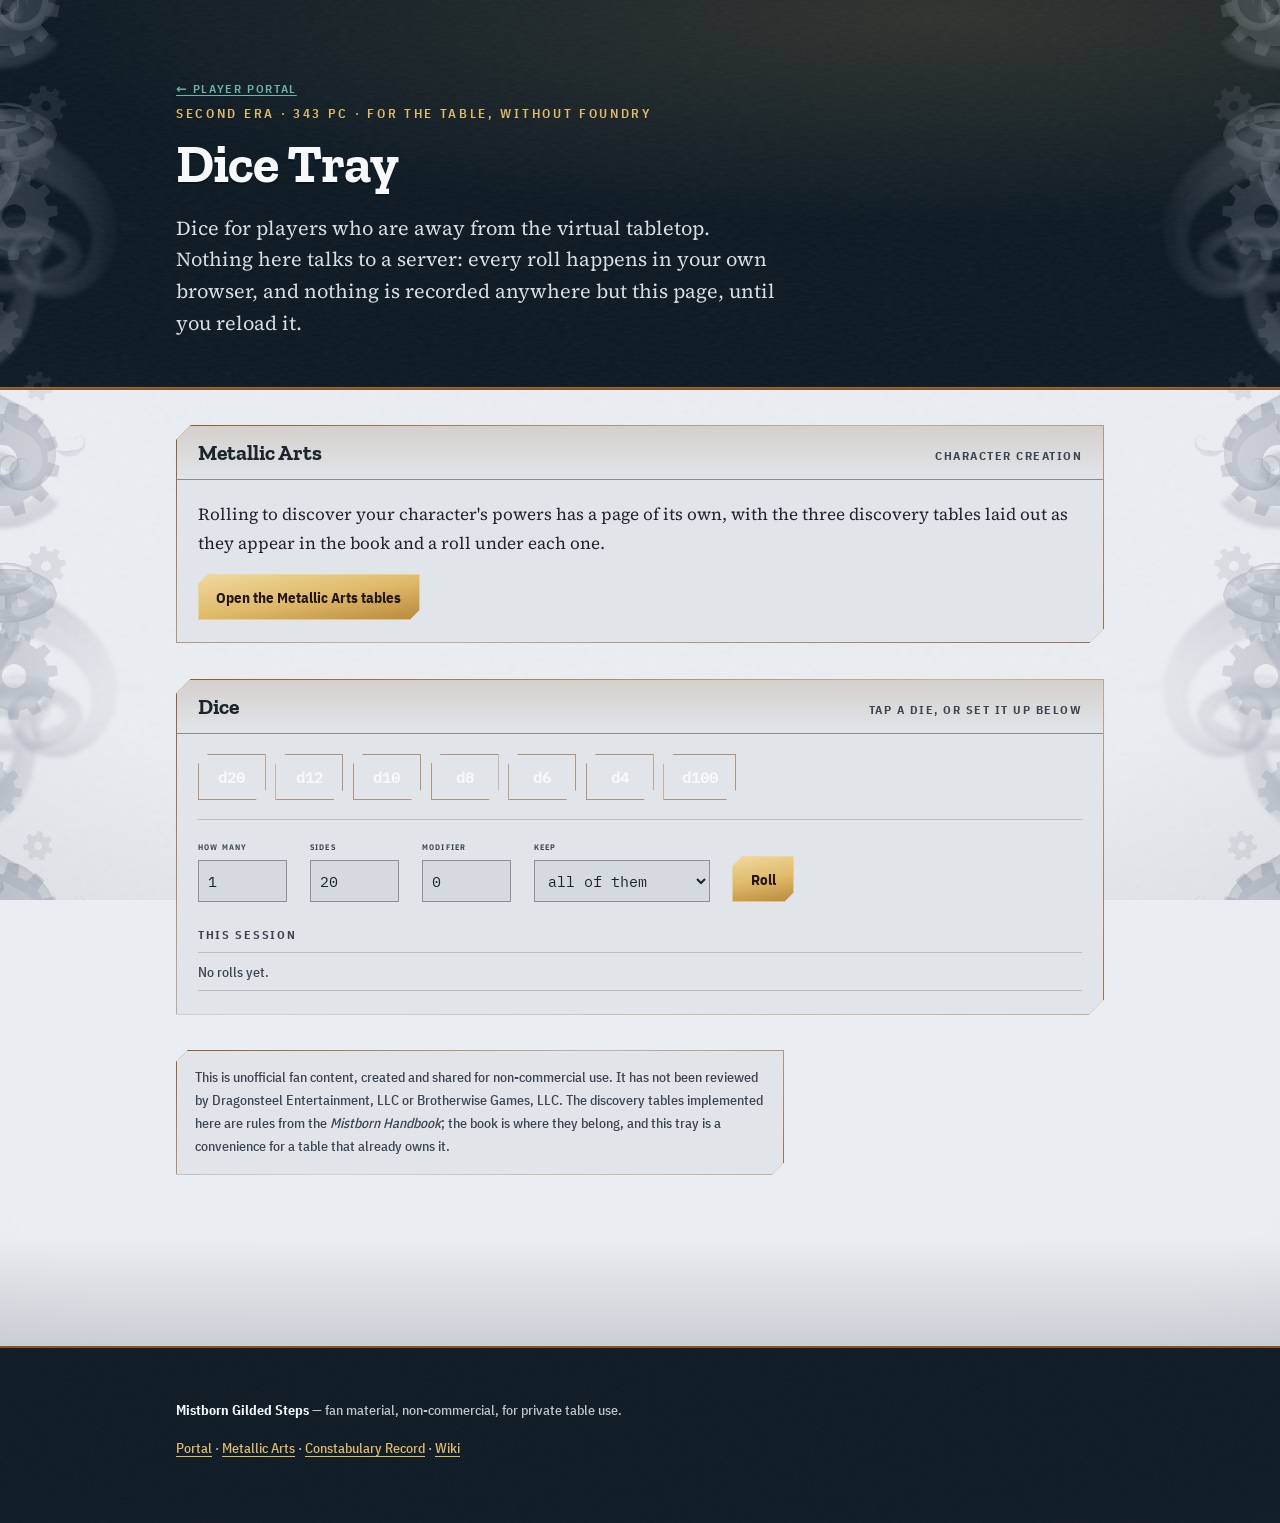
<file: docs/dice-tray.html>
<!doctype html>
<html lang="en">
<head>
  <meta charset="utf-8">
  <meta name="viewport" content="width=device-width, initial-scale=1">
  <title>Dice Tray — Mistborn Gilded Steps</title>
  <meta name="description" content="A dice tray for the Mistborn Gilded Steps table: plain dice and a walkthrough for randomly determining a Metalborn path in the Second Era.">
  <meta name="color-scheme" content="light dark">
  <link rel="stylesheet" href="styles/fonts.css">
  <link rel="stylesheet" href="styles/gilded.css">
  <link rel="stylesheet" href="styles/site.css">
</head>
<body>
  <a class="skip" href="#content">Skip to content</a>

  <header class="tray-head">
    <div class="wrap">
      <p class="crumb"><a href="index.html">← Player portal</a></p>
      <p class="kicker">Second Era · 343 PC · for the table, without Foundry</p>
      <h1>Dice Tray</h1>
      <p class="lead">
        Dice for players who are away from the virtual tabletop. Nothing here talks to a server:
        every roll happens in your own browser, and nothing is recorded anywhere but this page,
        until you reload it.
      </p>
    </div>
  </header>

  <main id="content">
    <div class="wrap">

      <section class="tool" aria-labelledby="t-path">
        <header>
          <h2 id="t-path">Metallic Arts</h2>
          <span class="hint">Character creation</span>
        </header>
        <div class="tool-body">
          <p style="margin-top:0">
            Rolling to discover your character's powers has a page of its own, with the three
            discovery tables laid out as they appear in the book and a roll under each one.
          </p>
          <div class="dice-row">
            <a class="btn" href="metallic-arts.html">Open the Metallic Arts tables</a>
          </div>
        </div>
      </section>

      <!-- ─────────────────────── PLAIN DICE ─────────────────── -->
      <section class="tool" aria-labelledby="t-dice">
        <header>
          <h2 id="t-dice">Dice</h2>
          <span class="hint">Tap a die, or set it up below</span>
        </header>
        <div class="tool-body">
          <div class="dice-row" id="quick">
            <button class="die" data-sides="20">d20</button>
            <button class="die" data-sides="12">d12</button>
            <button class="die" data-sides="10">d10</button>
            <button class="die" data-sides="8">d8</button>
            <button class="die" data-sides="6">d6</button>
            <button class="die" data-sides="4">d4</button>
            <button class="die" data-sides="100">d100</button>
          </div>

          <div class="controls">
            <div class="control">
              <label for="count">How many</label>
              <input type="number" id="count" value="1" min="1" max="30" step="1">
            </div>
            <div class="control">
              <label for="sides">Sides</label>
              <input type="number" id="sides" value="20" min="2" max="1000" step="1">
            </div>
            <div class="control">
              <label for="mod">Modifier</label>
              <input type="number" id="mod" value="0" step="1">
            </div>
            <div class="control">
              <label for="keep">Keep</label>
              <select id="keep">
                <option value="all">all of them</option>
                <option value="high">the highest one</option>
                <option value="low">the lowest one</option>
              </select>
            </div>
            <button class="btn" id="roll">Roll</button>
          </div>

          <div class="result" id="result" hidden aria-live="polite"></div>

          <div class="log">
            <h3>This session</h3>
            <ol id="log"><li class="empty">No rolls yet.</li></ol>
          </div>
        </div>
      </section>

      <p class="disclaimer">
        This is unofficial fan content, created and shared for non-commercial use. It has not been
        reviewed by Dragonsteel Entertainment, LLC or Brotherwise Games, LLC. The discovery tables
        implemented here are rules from the <em>Mistborn Handbook</em>; the book is where they
        belong, and this tray is a convenience for a table that already owns it.
      </p>
    </div>
  </main>

  <div class="mist" aria-hidden="true"></div>

  <footer>
    <div class="wrap">
      <p><strong>Mistborn Gilded Steps</strong> — fan material, non-commercial, for private table use.</p>
      <p>
        <a href="index.html">Portal</a> ·
        <a href="metallic-arts.html">Metallic Arts</a> ·
        <a href="constabulary-record.html">Constabulary Record</a> ·
        <a href="https://github.com/WildPoxx/mistborn-gilded-steps/blob/main/wiki/Home.md">Wiki</a>
      </p>
    </div>
  </footer>

<script>
(function () {
  "use strict";

  /* Rolls use crypto when the browser offers it, so the tray is not
     noticeably biased over a campaign's worth of character creation. */
  function d(sides) {
    var c = window.crypto || window.msCrypto;
    if (c && c.getRandomValues) {
      var limit = Math.floor(4294967296 / sides) * sides, v = new Uint32Array(1);
      do { c.getRandomValues(v); } while (v[0] >= limit);
      return (v[0] % sides) + 1;
    }
    return Math.floor(Math.random() * sides) + 1;
  }

  /* ── Plain dice ─────────────────────────────────────────── */

  var elResult = document.getElementById("result");
  var elLog = document.getElementById("log");
  var count = 0;

  function log(line) {
    if (count === 0) elLog.innerHTML = "";
    count++;
    var li = document.createElement("li");
    li.innerHTML = "<b>" + count + ".</b> ";
    li.appendChild(document.createTextNode(line));
    elLog.insertBefore(li, elLog.firstChild);
  }

  function show(total, detail) {
    elResult.innerHTML = "";
    var t = document.createElement("div"); t.className = "total"; t.textContent = total;
    var x = document.createElement("div"); x.className = "detail"; x.textContent = detail;
    elResult.appendChild(t); elResult.appendChild(x);
    elResult.hidden = false;
  }

  function roll(n, sides, mod, keep) {
    var out = [], i;
    for (i = 0; i < n; i++) out.push(d(sides));
    var used = out.slice();
    if (keep === "high") used = [Math.max.apply(null, out)];
    if (keep === "low")  used = [Math.min.apply(null, out)];
    var sum = used.reduce(function (a, b) { return a + b; }, 0) + mod;
    var label = n + "d" + sides + (mod ? (mod > 0 ? "+" + mod : mod) : "")
              + (keep === "high" ? " keep highest" : keep === "low" ? " keep lowest" : "");
    var detail = label + "  →  [" + out.join(", ") + "]"
               + (keep !== "all" ? "  kept " + used[0] : "")
               + (mod ? "  " + (mod > 0 ? "+" : "") + mod : "");
    show(sum, detail);
    log(label + " = " + sum + "  [" + out.join(", ") + "]");
  }

  Array.prototype.forEach.call(document.querySelectorAll("#quick .die"), function (b) {
    b.addEventListener("click", function () {
      var s = parseInt(b.getAttribute("data-sides"), 10);
      document.getElementById("sides").value = s;
      roll(1, s, 0, "all");
    });
  });

  document.getElementById("roll").addEventListener("click", function () {
    var n = Math.min(30, Math.max(1, parseInt(document.getElementById("count").value, 10) || 1));
    var s = Math.min(1000, Math.max(2, parseInt(document.getElementById("sides").value, 10) || 20));
    var m = parseInt(document.getElementById("mod").value, 10) || 0;
    roll(n, s, m, document.getElementById("keep").value);
  });
})();
</script>
</body>
</html>
</file>
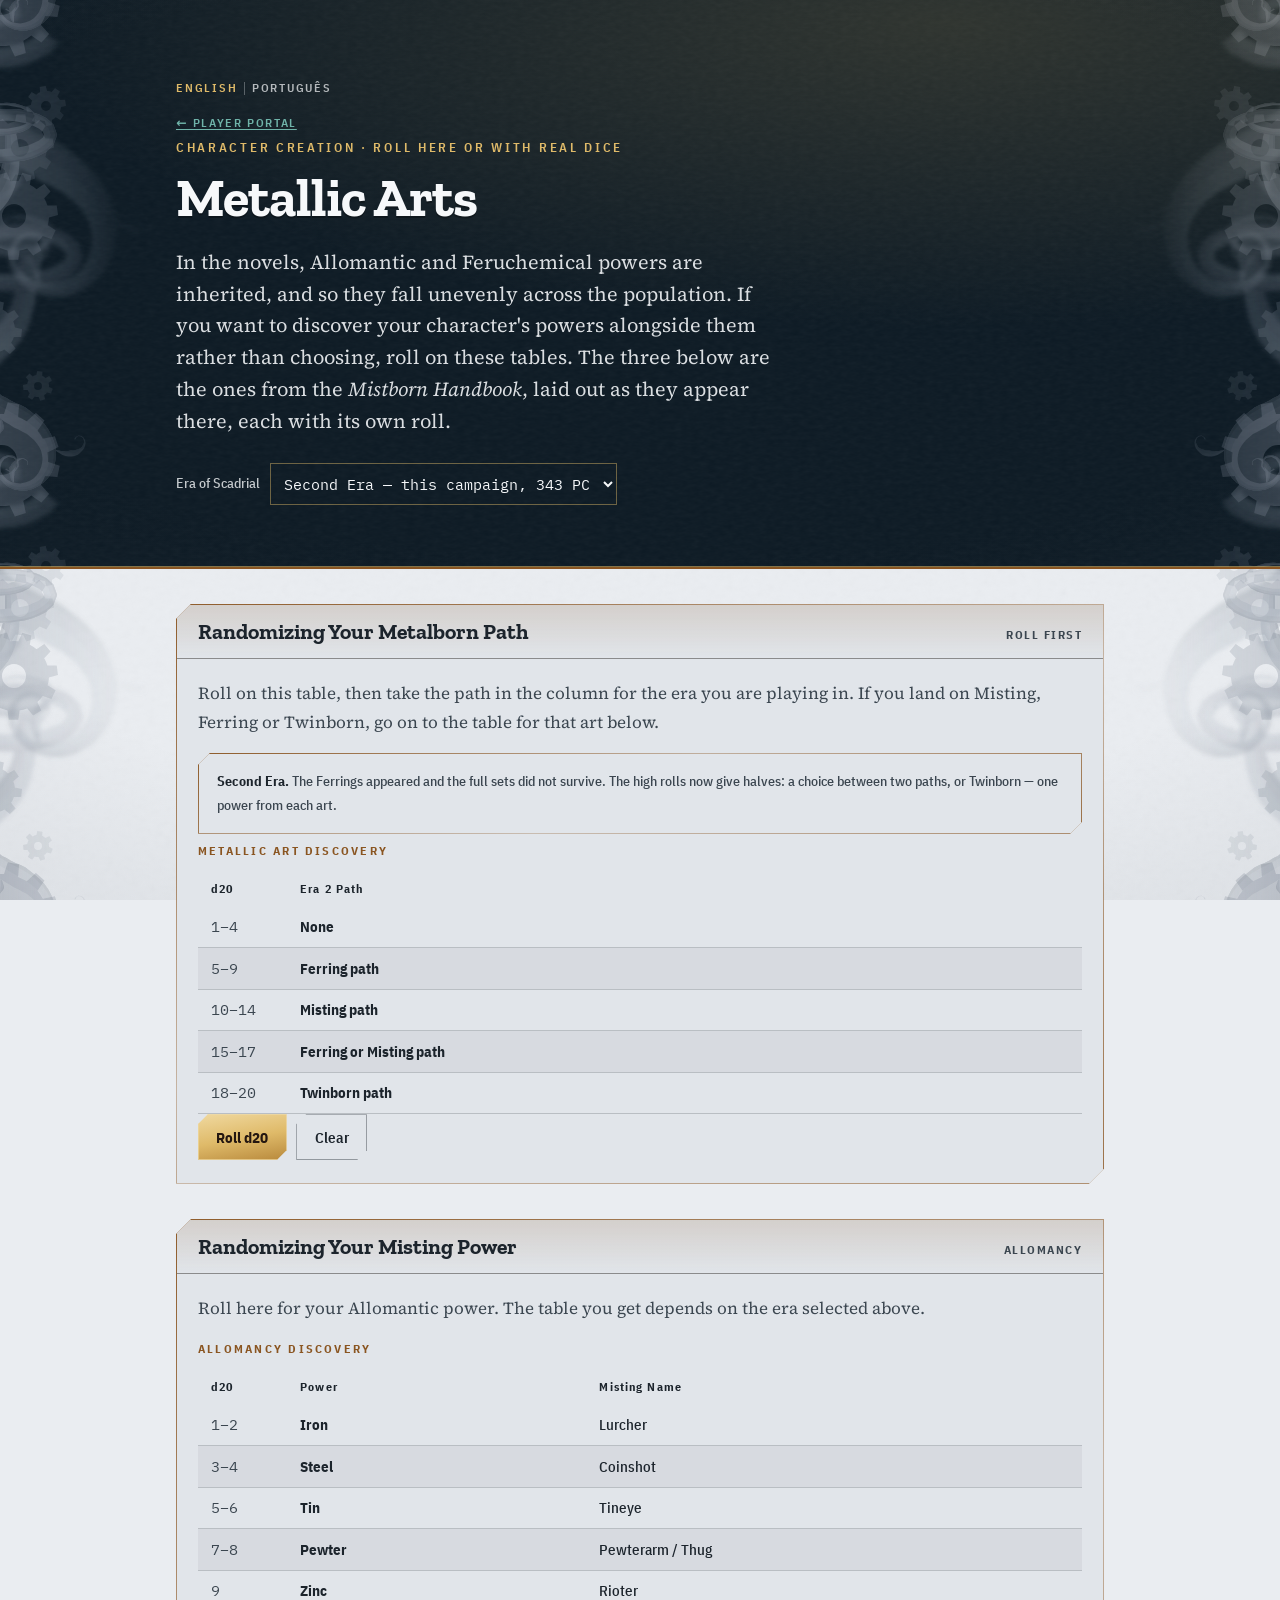
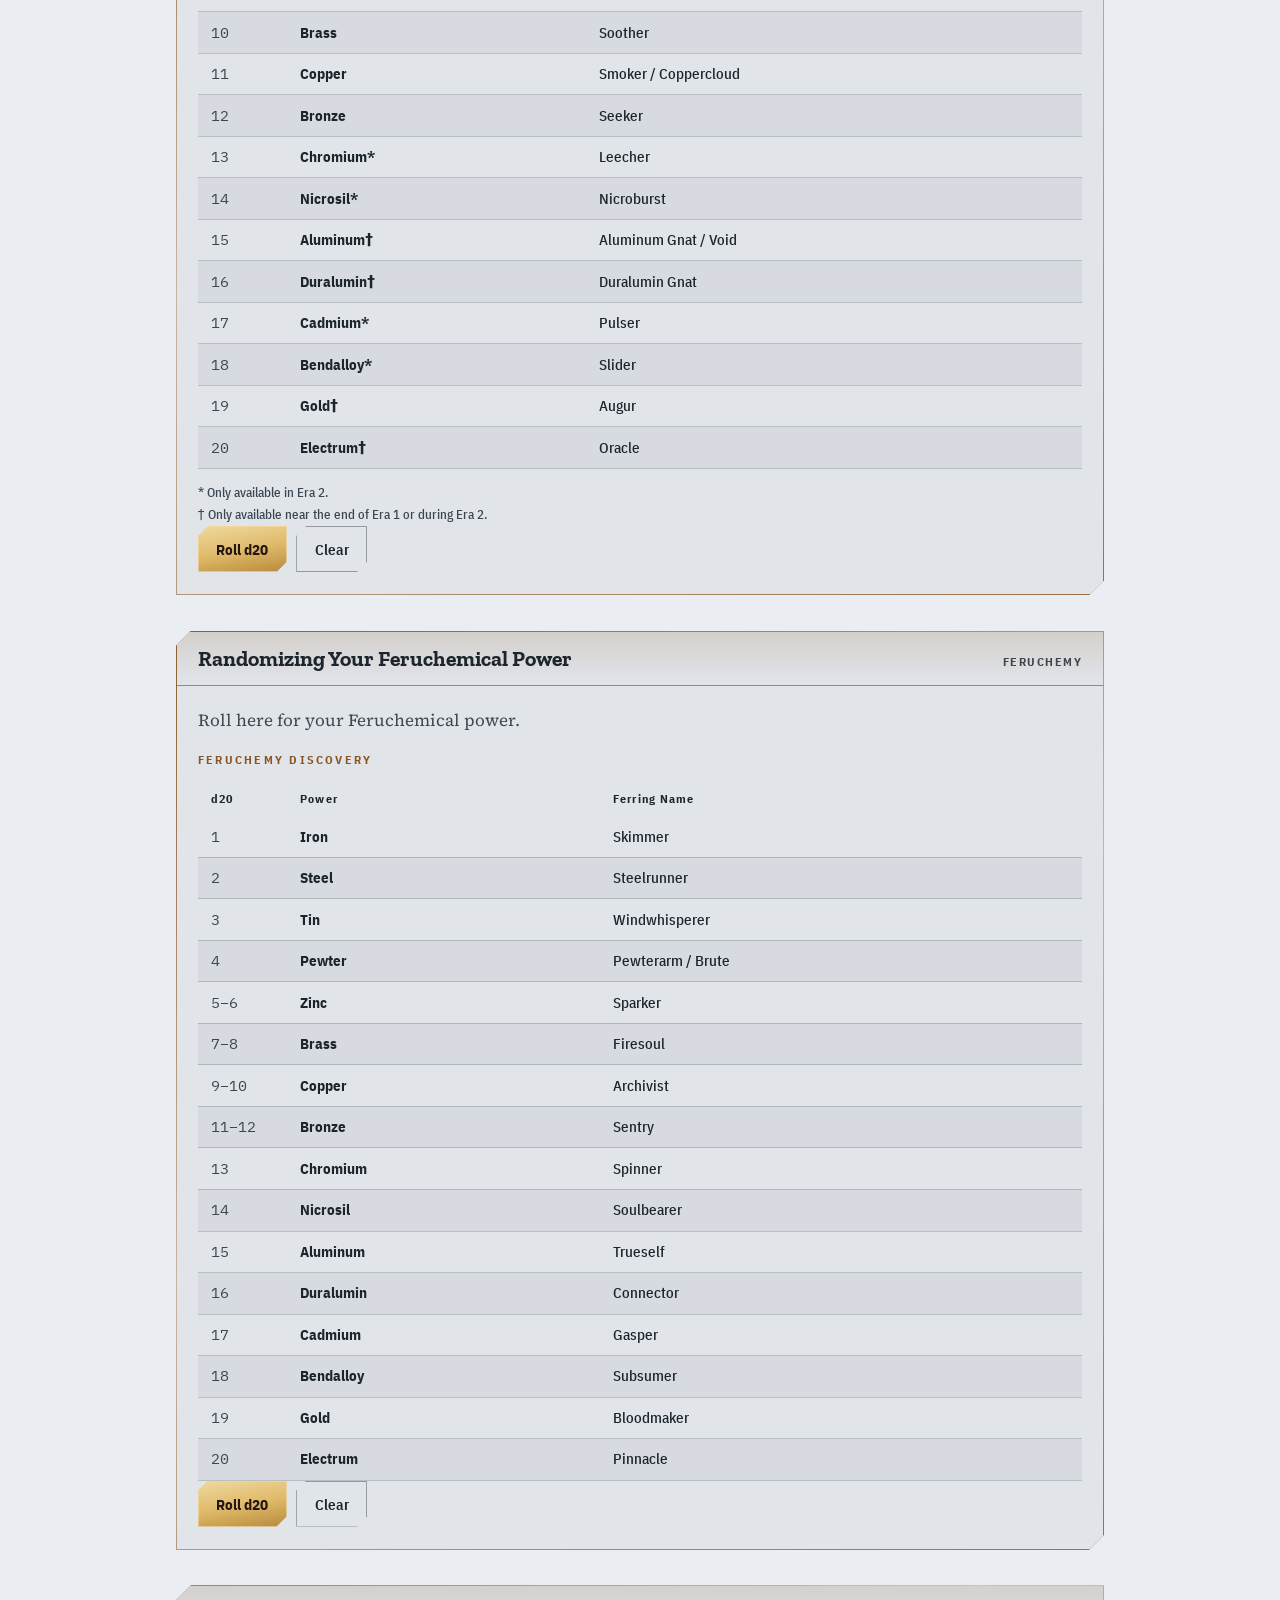
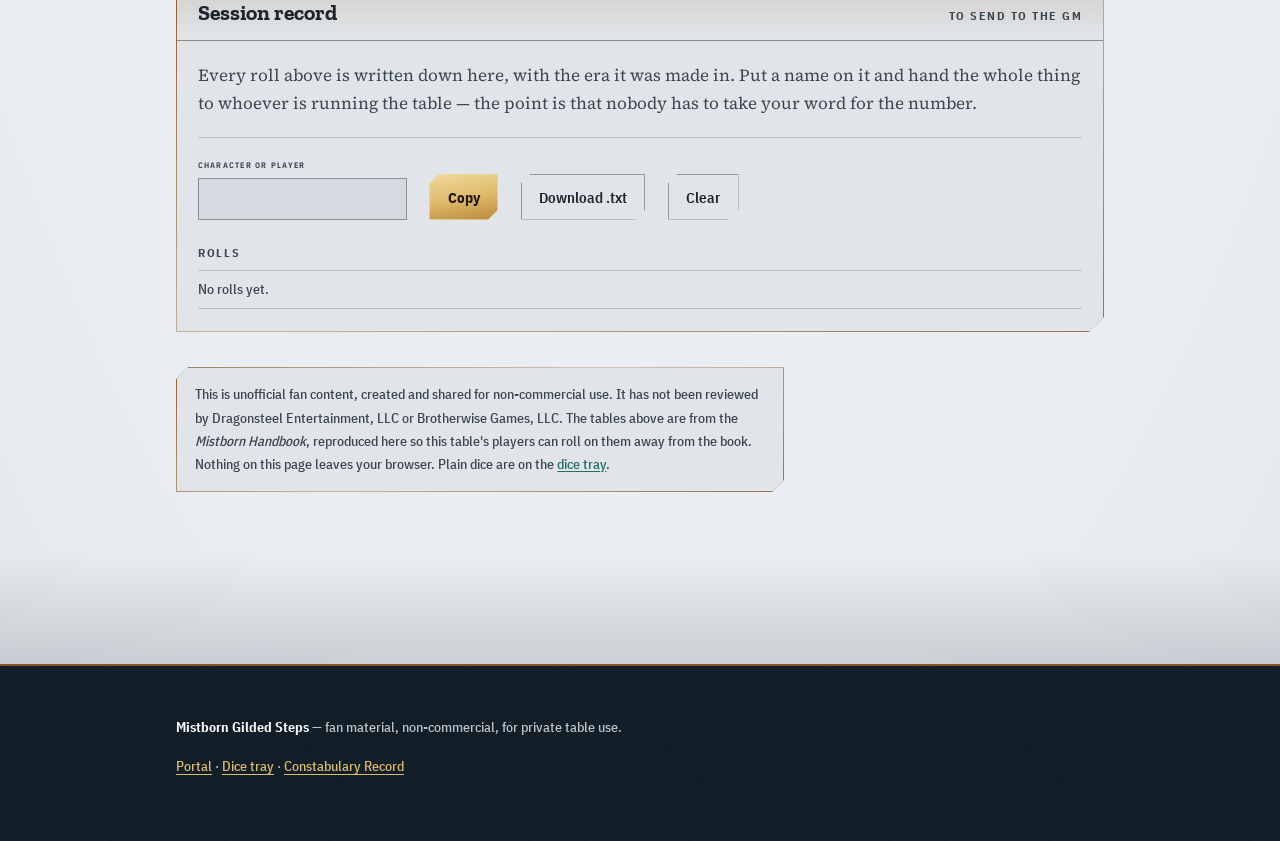
<file: docs/metallic-arts.html>
<!doctype html>
<html lang="en">
<head>
  <meta charset="utf-8">
  <meta name="viewport" content="width=device-width, initial-scale=1">
  <title>Metallic Arts — Random Determination — Mistborn Gilded Steps</title>
  <meta name="description" content="The Metallic Art, Allomancy and Feruchemy Discovery tables, each with a roller, for randomly determining a Metalborn path at character creation.">
  <meta name="color-scheme" content="light dark">
  <link rel="alternate" hreflang="en" href="https://wildpoxx.github.io/mistborn-gilded-steps/metallic-arts.html">
  <link rel="alternate" hreflang="pt-BR" href="https://wildpoxx.github.io/mistborn-gilded-steps/pt/metallic-arts.html">
  <link rel="stylesheet" href="styles/fonts.css">
  <link rel="stylesheet" href="styles/gilded.css">
  <link rel="stylesheet" href="styles/site.css">
</head>
<body>
  <a class="skip" href="#content">Skip to content</a>

  <header class="tray-head">
    <div class="wrap">
      <p class="lang-switch"><span aria-current="true">English</span><a href="pt/metallic-arts.html" hreflang="pt-BR" lang="pt-BR">Português</a></p>
      <p class="crumb"><a href="index.html">← Player portal</a></p>
      <p class="kicker">Character creation · roll here or with real dice</p>
      <h1>Metallic Arts</h1>
      <p class="lead">
        In the novels, Allomantic and Feruchemical powers are inherited, and so they fall unevenly
        across the population. If you want to discover your character's powers alongside them
        rather than choosing, roll on these tables. The three below are the ones from the
        <em>Mistborn Handbook</em>, laid out as they appear there, each with its own roll.
      </p>
      <p class="era">
        <label for="era">Era of Scadrial</label>
        <select id="era">
          <option value="2" selected>Second Era — this campaign, 343 PC</option>
          <option value="1">First Era</option>
        </select>
      </p>
    </div>
  </header>

  <main id="content">
    <div class="wrap">

      <!-- ───────────────── 1. METALLIC ART DISCOVERY ───────────────── -->
      <section class="tool" aria-labelledby="t1">
        <header>
          <h2 id="t1">Randomizing Your Metalborn Path</h2>
          <span class="hint">Roll first</span>
        </header>
        <div class="tool-body">
          <p class="muted" style="margin-top:0">
            Roll on this table, then take the path in the column for the era you are playing in.
            If you land on Misting, Ferring or Twinborn, go on to the table for that art below.
          </p>
          <p class="notice era-note e1">
            <strong>House rule, First Era.</strong> The GM of that table widened Misting and made the
            full sets rare: <b>5–18 Misting, 19 Mistborn, 20 Feruchemist</b>. The Handbook's own
            spread is 5–14 Misting, 15–17 Mistborn, 18–20 Feruchemist — a 15% chance of each full
            set, against 5% here. Nothing not woken stays at 1–4. The Second Era column is the
            book's, unchanged.
          </p>
          <p class="notice era-note e1">
            <strong>First Era.</strong> There are no Ferrings and no Twinborn — those come after the
            Catacendre. A high roll here gives the whole thing: 15–17 is a true Mistborn, every
            Allomantic metal, and 18–20 a full Feruchemist.
          </p>
          <p class="notice era-note e2">
            <strong>Second Era.</strong> The Ferrings appeared and the full sets did not survive.
            The high rolls now give halves: a choice between two paths, or Twinborn — one power
            from each art.
          </p>

          <table class="rolltable" id="tbl-path">
            <caption>Metallic Art Discovery <span class="tag e1">house rule</span></caption>
            <thead>
              <tr><th scope="col">d20</th><th scope="col" class="e1">Era 1 Path</th><th scope="col" class="e2">Era 2 Path</th></tr>
            </thead>
            <!-- Cada era tem a sua faixa de d20, entao cada uma tem o seu tbody.
                 O de Era 1 e regra da casa; o de Era 2 e o do livro. -->
            <tbody class="e1">
              <tr data-lo="1"  data-hi="4"><td>1–4</td><td class="name e1">None</td></tr>
              <tr data-lo="5"  data-hi="18"><td>5–18</td><td class="name e1">Misting path</td></tr>
              <tr data-lo="19" data-hi="19"><td>19</td><td class="name e1">Mistborn path</td></tr>
              <tr data-lo="20" data-hi="20"><td>20</td><td class="name e1">Feruchemist path</td></tr>
            </tbody>
            <tbody class="e2">
              <tr data-lo="1"  data-hi="4"><td>1–4</td><td class="name e2">None</td></tr>
              <tr data-lo="5"  data-hi="9"><td>5–9</td><td class="name e2">Ferring path</td></tr>
              <tr data-lo="10" data-hi="14"><td>10–14</td><td class="name e2">Misting path</td></tr>
              <tr data-lo="15" data-hi="17"><td>15–17</td><td class="name e2">Ferring or Misting path</td></tr>
              <tr data-lo="18" data-hi="20"><td>18–20</td><td class="name e2">Twinborn path</td></tr>
            </tbody>
          </table>

          <div class="roll-bar">
            <button class="btn" data-roll="path">Roll d20</button>
            <button class="btn ghost" data-clear="path" type="button">Clear</button>
          </div>
          <div class="outcome" id="out-path" hidden aria-live="polite"></div>
        </div>
      </section>

      <!-- ───────────────── 2. ALLOMANCY DISCOVERY ───────────────── -->
      <section class="tool" aria-labelledby="t2">
        <header>
          <h2 id="t2">Randomizing Your Misting Power</h2>
          <span class="hint">Allomancy</span>
        </header>
        <div class="tool-body">
          <p class="muted" style="margin-top:0">
            Roll here for your Allomantic power. The table you get depends on the era selected above.
          </p>
          <p class="notice era-note e1">
            <strong>House rule, First Era.</strong> That table plays with the eight base metals only,
            on a <b>d12</b>. Chromium, nicrosil, cadmium and bendalloy are out because they had not
            been discovered in this era. Aluminum, duralumin, gold and electrum are out by the GM's
            decision: they were the Steel Ministry's secret, and they are awkward to run. The God
            Metals of this era — atium, malatium, lerasium — were never on this table; they are not
            rolled for. The Second Era table below is the book's sixteen, unchanged.
          </p>

          <table class="rolltable" id="tbl-allo">
            <caption>Allomancy Discovery <span class="tag e1">house rule</span></caption>
            <thead>
              <tr><th scope="col" class="e1">d12</th><th scope="col" class="e2">d20</th><th scope="col">Power</th><th scope="col">Misting Name</th></tr>
            </thead>
            <!-- Era 1: apenas os metais basicos, por regra da casa, num d12.
                 Era 2: a tabela do livro, no d20. -->
            <tbody class="e1">
              <tr data-lo="1" data-hi="2"><td>1–2</td><td class="name">Iron</td><td>Lurcher</td></tr>
              <tr data-lo="3" data-hi="4"><td>3–4</td><td class="name">Steel</td><td>Coinshot</td></tr>
              <tr data-lo="5" data-hi="6"><td>5–6</td><td class="name">Tin</td><td>Tineye</td></tr>
              <tr data-lo="7" data-hi="8"><td>7–8</td><td class="name">Pewter</td><td>Pewterarm / Thug</td></tr>
              <tr data-lo="9" data-hi="9"><td>9</td><td class="name">Zinc</td><td>Rioter</td></tr>
              <tr data-lo="10" data-hi="10"><td>10</td><td class="name">Brass</td><td>Soother</td></tr>
              <tr data-lo="11" data-hi="11"><td>11</td><td class="name">Copper</td><td>Smoker / Coppercloud</td></tr>
              <tr data-lo="12" data-hi="12"><td>12</td><td class="name">Bronze</td><td>Seeker</td></tr>
            </tbody>
            <tbody class="e2">
              <tr data-lo="1"  data-hi="2"><td>1–2</td><td class="name">Iron</td><td>Lurcher</td></tr>
              <tr data-lo="3"  data-hi="4"><td>3–4</td><td class="name">Steel</td><td>Coinshot</td></tr>
              <tr data-lo="5"  data-hi="6"><td>5–6</td><td class="name">Tin</td><td>Tineye</td></tr>
              <tr data-lo="7"  data-hi="8"><td>7–8</td><td class="name">Pewter</td><td>Pewterarm / Thug</td></tr>
              <tr data-lo="9"  data-hi="9"><td>9</td><td class="name">Zinc</td><td>Rioter</td></tr>
              <tr data-lo="10" data-hi="10"><td>10</td><td class="name">Brass</td><td>Soother</td></tr>
              <tr data-lo="11" data-hi="11"><td>11</td><td class="name">Copper</td><td>Smoker / Coppercloud</td></tr>
              <tr data-lo="12" data-hi="12"><td>12</td><td class="name">Bronze</td><td>Seeker</td></tr>
              <tr data-lo="13" data-hi="13" data-era2><td>13</td><td class="name">Chromium* <span class="tag e1">not in Era 1</span></td><td>Leecher</td></tr>
              <tr data-lo="14" data-hi="14" data-era2><td>14</td><td class="name">Nicrosil* <span class="tag e1">not in Era 1</span></td><td>Nicroburst</td></tr>
              <tr data-lo="15" data-hi="15" data-late><td>15</td><td class="name">Aluminum† <span class="tag e1">suppressed</span></td><td>Aluminum Gnat / Void</td></tr>
              <tr data-lo="16" data-hi="16" data-late><td>16</td><td class="name">Duralumin† <span class="tag e1">suppressed</span></td><td>Duralumin Gnat</td></tr>
              <tr data-lo="17" data-hi="17" data-era2><td>17</td><td class="name">Cadmium* <span class="tag e1">not in Era 1</span></td><td>Pulser</td></tr>
              <tr data-lo="18" data-hi="18" data-era2><td>18</td><td class="name">Bendalloy* <span class="tag e1">not in Era 1</span></td><td>Slider</td></tr>
              <tr data-lo="19" data-hi="19" data-late><td>19</td><td class="name">Gold† <span class="tag e1">suppressed</span></td><td>Augur</td></tr>
              <tr data-lo="20" data-hi="20" data-late><td>20</td><td class="name">Electrum† <span class="tag e1">suppressed</span></td><td>Oracle</td></tr>
            </tbody>
          </table>
          <p class="table-foot e2">
            <span>* Only available in Era 2.</span>
            <span>† Only available near the end of Era 1 or during Era 2.</span>
          </p>

          <div class="roll-bar">
            <button class="btn" data-roll="allo"><span class="e1">Roll d12</span><span class="e2">Roll d20</span></button>
            <button class="btn ghost" data-clear="allo" type="button">Clear</button>
          </div>
          <div class="outcome" id="out-allo" hidden aria-live="polite"></div>
        </div>
      </section>

      <!-- ───────────────── 3. FERUCHEMY DISCOVERY ───────────────── -->
      <section class="tool" aria-labelledby="t3">
        <header>
          <h2 id="t3">Randomizing Your Feruchemical Power</h2>
          <span class="hint">Feruchemy</span>
        </header>
        <div class="tool-body">
          <p class="muted e2" style="margin-top:0">Roll here for your Feruchemical power.</p>
          <p class="notice era-note e1">
            <strong>First Era — nothing to roll.</strong> A Feruchemist of this era works every
            Feruchemical metal, not one of them. There is no table here because there is no choice to
            make: the path roll above already gave you the whole set. The table appears in the Second
            Era, where the Ferrings get a single metal each.
          </p>

          <table class="rolltable e2" id="tbl-feru">
            <caption>Feruchemy Discovery</caption>
            <thead>
              <tr><th scope="col">d20</th><th scope="col">Power</th><th scope="col">Ferring Name</th></tr>
            </thead>
            <tbody>
              <tr data-lo="1"  data-hi="1"><td>1</td><td class="name">Iron</td><td>Skimmer</td></tr>
              <tr data-lo="2"  data-hi="2"><td>2</td><td class="name">Steel</td><td>Steelrunner</td></tr>
              <tr data-lo="3"  data-hi="3"><td>3</td><td class="name">Tin</td><td>Windwhisperer</td></tr>
              <tr data-lo="4"  data-hi="4"><td>4</td><td class="name">Pewter</td><td>Pewterarm / Brute</td></tr>
              <tr data-lo="5"  data-hi="6"><td>5–6</td><td class="name">Zinc</td><td>Sparker</td></tr>
              <tr data-lo="7"  data-hi="8"><td>7–8</td><td class="name">Brass</td><td>Firesoul</td></tr>
              <tr data-lo="9"  data-hi="10"><td>9–10</td><td class="name">Copper</td><td>Archivist</td></tr>
              <tr data-lo="11" data-hi="12"><td>11–12</td><td class="name">Bronze</td><td>Sentry</td></tr>
              <tr data-lo="13" data-hi="13"><td>13</td><td class="name">Chromium</td><td>Spinner</td></tr>
              <tr data-lo="14" data-hi="14"><td>14</td><td class="name">Nicrosil</td><td>Soulbearer</td></tr>
              <tr data-lo="15" data-hi="15"><td>15</td><td class="name">Aluminum</td><td>Trueself</td></tr>
              <tr data-lo="16" data-hi="16"><td>16</td><td class="name">Duralumin</td><td>Connector</td></tr>
              <tr data-lo="17" data-hi="17"><td>17</td><td class="name">Cadmium</td><td>Gasper</td></tr>
              <tr data-lo="18" data-hi="18"><td>18</td><td class="name">Bendalloy</td><td>Subsumer</td></tr>
              <tr data-lo="19" data-hi="19"><td>19</td><td class="name">Gold</td><td>Bloodmaker</td></tr>
              <tr data-lo="20" data-hi="20"><td>20</td><td class="name">Electrum</td><td>Pinnacle</td></tr>
            </tbody>
          </table>

          <div class="roll-bar e2">
            <button class="btn" data-roll="feru">Roll d20</button>
            <button class="btn ghost" data-clear="feru" type="button">Clear</button>
          </div>
          <div class="outcome e2" id="out-feru" hidden aria-live="polite"></div>
        </div>
      </section>

      <!-- ───────────────── SESSION RECORD ───────────────── -->
      <section class="tool" aria-labelledby="t-log">
        <header>
          <h2 id="t-log">Session record</h2>
          <span class="hint">To send to the GM</span>
        </header>
        <div class="tool-body">
          <p class="muted" style="margin-top:0">
            Every roll above is written down here, with the era it was made in. Put a name on it
            and hand the whole thing to whoever is running the table — the point is that nobody
            has to take your word for the number.
          </p>
          <div class="controls">
            <div class="control">
              <label for="who">Character or player</label>
              <input type="text" id="who" autocomplete="off" spellcheck="false">
            </div>
            <button class="btn" id="copy" type="button">Copy</button>
            <button class="btn ghost" id="dl" type="button">Download .txt</button>
            <button class="btn ghost" id="wipe" type="button">Clear</button>
          </div>
          <div class="log">
            <h3>Rolls</h3>
            <ol id="log"><li class="empty">No rolls yet.</li></ol>
          </div>
        </div>
      </section>

      <p class="disclaimer">
        This is unofficial fan content, created and shared for non-commercial use. It has not been
        reviewed by Dragonsteel Entertainment, LLC or Brotherwise Games, LLC. The tables above are
        from the <em>Mistborn Handbook</em>, reproduced here so this table's players can roll on
        them away from the book. Nothing on this page leaves your browser.
        Plain dice are on the <a href="dice-tray.html">dice tray</a>.
      </p>
    </div>
  </main>

  <div class="mist" aria-hidden="true"></div>

  <footer>
    <div class="wrap">
      <p><strong>Mistborn Gilded Steps</strong> — fan material, non-commercial, for private table use.</p>
      <p>
        <a href="index.html">Portal</a> ·
        <a href="dice-tray.html">Dice tray</a> ·
        <a href="constabulary-record.html">Constabulary Record</a>
      </p>
    </div>
  </footer>

<script>

(function () {
  "use strict";
  var T = {"kindPath": "Path", "kindAllo": "Allomancy", "kindFeru": "Feruchemy", "reNone": "^None", "reOr": " or ", "aNone": "No Metallic Art woke in you — the most common result in the population.", "aOr": "This result is a choice, not a roll. Take whichever path you want, then roll on its table below.", "aTwin": "Roll on both tables below: one Allomantic power and one Feruchemical.", "aMistborn": "Every Allomantic metal, not one. No second roll needed.", "aFeruchemist": "Every Feruchemical metal, not one. No second roll needed.", "aNext": "Now roll on the {} Discovery table below.", "aLate": "Marked † — discovered and suppressed by the Steel Ministry, and known only near the end of Era 1. Check with the GM before taking it.", "reroll": "Rerolled past {} — not available in this era.", "logEmpty": "No rolls yet.", "fileTitle": "Mistborn — Metallic Arts, random determination", "whoLabel": "Character or player", "eraLabel": "Era", "fileFoot": "Rolled in the browser at the Mistborn Gilded Steps portal. Tables from the Mistborn Handbook.", "fileName": "metallic-arts", "copied": "Copied", "copyFail": "Could not copy"};
  var reNone = new RegExp(T.reNone), reOr = new RegExp(T.reOr);
  function fill(tpl, x) { return String(tpl).replace("{}", x); }

  /* Na Primeira Era a Alomancia usa d12: a mesa joga so com os metais basicos. */
  function sidesFor(kind) { return (kind === "allo" && era() === "1") ? 12 : 20; }

  function die(sides) {
    var c = window.crypto || window.msCrypto;
    if (c && c.getRandomValues) {
      var limit = Math.floor(4294967296 / sides) * sides, v = new Uint32Array(1);
      do { c.getRandomValues(v); } while (v[0] >= limit);
      return (v[0] % sides) + 1;
    }
    return Math.floor(Math.random() * sides) + 1;
  }

  var TABLES = {
    path: { table: "tbl-path", out: "out-path", label: T.kindPath },
    allo: { table: "tbl-allo", out: "out-allo", label: T.kindAllo },
    feru: { table: "tbl-feru", out: "out-feru", label: T.kindFeru }
  };
  var elEra = document.getElementById("era");
  function era() { return elEra.value; }

  function rowFor(tableId, n) {
    /* A tabela de caminho tem um tbody por era, com faixas de d20 diferentes. */
    var scope = "#" + tableId + " tbody";
    if (tableId === "tbl-path" || tableId === "tbl-allo") scope += (era() === "1" ? ".e1" : ".e2");
    var rows = document.querySelectorAll(scope + " tr");
    for (var i = 0; i < rows.length; i++) {
      if (n >= +rows[i].dataset.lo && n <= +rows[i].dataset.hi) return rows[i];
    }
    return null;
  }
  function clearHits(tableId) {
    Array.prototype.forEach.call(document.querySelectorAll("#" + tableId + " tbody tr.hit"),
      function (r) { r.classList.remove("hit"); });
  }
  function clear(kind) {
    clearHits(TABLES[kind].table);
    document.getElementById(TABLES[kind].out).hidden = true;
  }

  /* A era e um estado da pagina, nao uma bandeira escondida. Tudo o que ela
     muda esta marcado no HTML e e trocado aqui. */
  function applyEra() {
    var e = era();
    document.body.classList.toggle("era-1", e === "1");
    document.body.classList.toggle("era-2", e === "2");
    Object.keys(TABLES).forEach(clear);
    try {
      var u = new URL(window.location.href);
      u.searchParams.set("era", e);
      window.history.replaceState(null, "", u.toString());
    } catch (err) { /* file:// */ }
  }

  /* O nome do metal sem as etiquetas de disponibilidade. */
  function cleanName(td) {
    var c = td.cloneNode(true);
    Array.prototype.forEach.call(c.querySelectorAll(".tag"), function (t) { t.remove(); });
    return c.textContent.replace(/[*†]/g, "").replace(/\s+/g, " ").trim();
  }

  function readRow(kind, row) {
    if (kind === "path") {
      var c = row.querySelector(era() === "1" ? "td.e1" : "td.e2");
      return c ? c.textContent.trim() : "";
    }
    var cells = row.querySelectorAll("td");
    return cleanName(cells[1]) + " — " + cells[2].textContent.trim();
  }

  function show(kind, n, said, aside, rerolls) {
    var out = document.getElementById(TABLES[kind].out);
    out.innerHTML = "";
    var a = document.createElement("div"); a.className = "n"; a.textContent = n;
    var b = document.createElement("div");
    var s = document.createElement("div"); s.className = "said"; s.textContent = said;
    b.appendChild(s);
    if (rerolls && rerolls.length) {
      var r = document.createElement("span"); r.className = "aside";
      r.textContent = fill(T.reroll, rerolls.join(", ")); b.appendChild(r);
    }
    if (aside) { var x = document.createElement("span"); x.className = "aside"; x.textContent = aside; b.appendChild(x); }
    out.appendChild(a); out.appendChild(b);
    out.hidden = false;
  }

  /* ── Registro da sessao ─────────────────────────────────────────────── */
  var entries = [];
  var elLog = document.getElementById("log");

  function render() {
    elLog.innerHTML = "";
    if (!entries.length) {
      var li = document.createElement("li"); li.className = "empty";
      li.textContent = T.logEmpty; elLog.appendChild(li); return;
    }
    entries.forEach(function (en, i) {
      var li = document.createElement("li");
      var b = document.createElement("b"); b.textContent = (i + 1) + ".";
      li.appendChild(b); li.appendChild(document.createTextNode(" " + en.line));
      elLog.appendChild(li);
    });
  }

  function eraShort() { return elEra.options[elEra.selectedIndex].textContent.split("—")[0].trim(); }

  function record(kind, n, said, aside, rerolls) {
    entries.push({
      line: "[" + eraShort() + "] " + TABLES[kind].label + " · d" + sidesFor(kind) + " " + n + " · " + said,
      aside: aside, rerolls: (rerolls || []).slice()
    });
    render();
  }

  function asText() {
    var who = (document.getElementById("who").value || "").trim();
    var out = [T.fileTitle, ""];
    if (who) out.push(T.whoLabel + ": " + who);
    out.push(T.eraLabel + ": " + elEra.options[elEra.selectedIndex].textContent.trim());
    out.push(new Date().toLocaleString());
    out.push("");
    if (!entries.length) out.push(T.logEmpty);
    entries.forEach(function (en, i) {
      out.push((i + 1) + ". " + en.line);
      if (en.rerolls.length) out.push("   " + fill(T.reroll, en.rerolls.join(", ")));
      if (en.aside) out.push("   " + en.aside);
    });
    out.push("", T.fileFoot);
    return out.join("\n");
  }

  function flash(btn, msg) {
    var old = btn.textContent; btn.textContent = msg;
    setTimeout(function () { btn.textContent = old; }, 1400);
  }

  function roll(kind) {
    var cfg = TABLES[kind];
    clearHits(cfg.table);
    var sides = sidesFor(kind);
    var n, row, rerolls = [], guard = 0;
    do {
      n = die(sides);
      row = rowFor(cfg.table, n);
      if (kind === "allo" && era() === "1" && row.hasAttribute("data-era2")) {
        rerolls.push(n); guard++; continue;
      }
      break;
    } while (guard < 50);

    row.classList.add("hit");
    var said = readRow(kind, row), aside = "";
    if (kind === "path") {
      if (reNone.test(said)) aside = T.aNone;
      else if (reOr.test(said)) aside = T.aOr;
      else if (/Twinborn/.test(said)) aside = T.aTwin;
      else if (/Mistborn/.test(said)) aside = T.aMistborn;
      else if (/Feruchemist/.test(said)) aside = T.aFeruchemist;
      else aside = fill(T.aNext, /Ferring/.test(said) ? "Feruchemy" : "Allomancy");
    } else if (kind === "allo" && era() === "1" && row.hasAttribute("data-late")) {
      aside = T.aLate;
    }
    show(kind, n, said, aside, rerolls);
    record(kind, n, said, aside, rerolls);
  }

  Array.prototype.forEach.call(document.querySelectorAll("[data-roll]"), function (b) {
    b.addEventListener("click", function () { roll(b.getAttribute("data-roll")); });
  });
  Array.prototype.forEach.call(document.querySelectorAll("[data-clear]"), function (b) {
    b.addEventListener("click", function () { clear(b.getAttribute("data-clear")); });
  });

  document.getElementById("copy").addEventListener("click", function () {
    var txt = asText(), btn = this;
    if (navigator.clipboard && navigator.clipboard.writeText) {
      navigator.clipboard.writeText(txt).then(function () { flash(btn, T.copied); },
                                              function () { flash(btn, T.copyFail); });
    } else {
      var ta = document.createElement("textarea");
      ta.value = txt; document.body.appendChild(ta); ta.select();
      try { document.execCommand("copy"); flash(btn, T.copied); } catch (e) { flash(btn, T.copyFail); }
      document.body.removeChild(ta);
    }
  });

  document.getElementById("dl").addEventListener("click", function () {
    var who = (document.getElementById("who").value || "").trim()
      .replace(/[^\w\- ]+/g, "").replace(/\s+/g, "-").toLowerCase();
    var blob = new Blob([asText()], { type: "text/plain;charset=utf-8" });
    var url = URL.createObjectURL(blob);
    var a = document.createElement("a");
    a.href = url; a.download = T.fileName + (who ? "-" + who : "") + ".txt";
    document.body.appendChild(a); a.click(); document.body.removeChild(a);
    setTimeout(function () { URL.revokeObjectURL(url); }, 2000);
  });

  document.getElementById("wipe").addEventListener("click", function () {
    entries = []; render(); Object.keys(TABLES).forEach(clear);
  });

  elEra.addEventListener("change", applyEra);

  /* Um link pode carregar a era: ?era=1 abre direto na Primeira Era. */
  try {
    var q = new URL(window.location.href).searchParams.get("era");
    if (q === "1" || q === "2") elEra.value = q;
  } catch (err) { /* ignora */ }
  applyEra();
  render();
})();

</script>
</body>
</html>
</file>
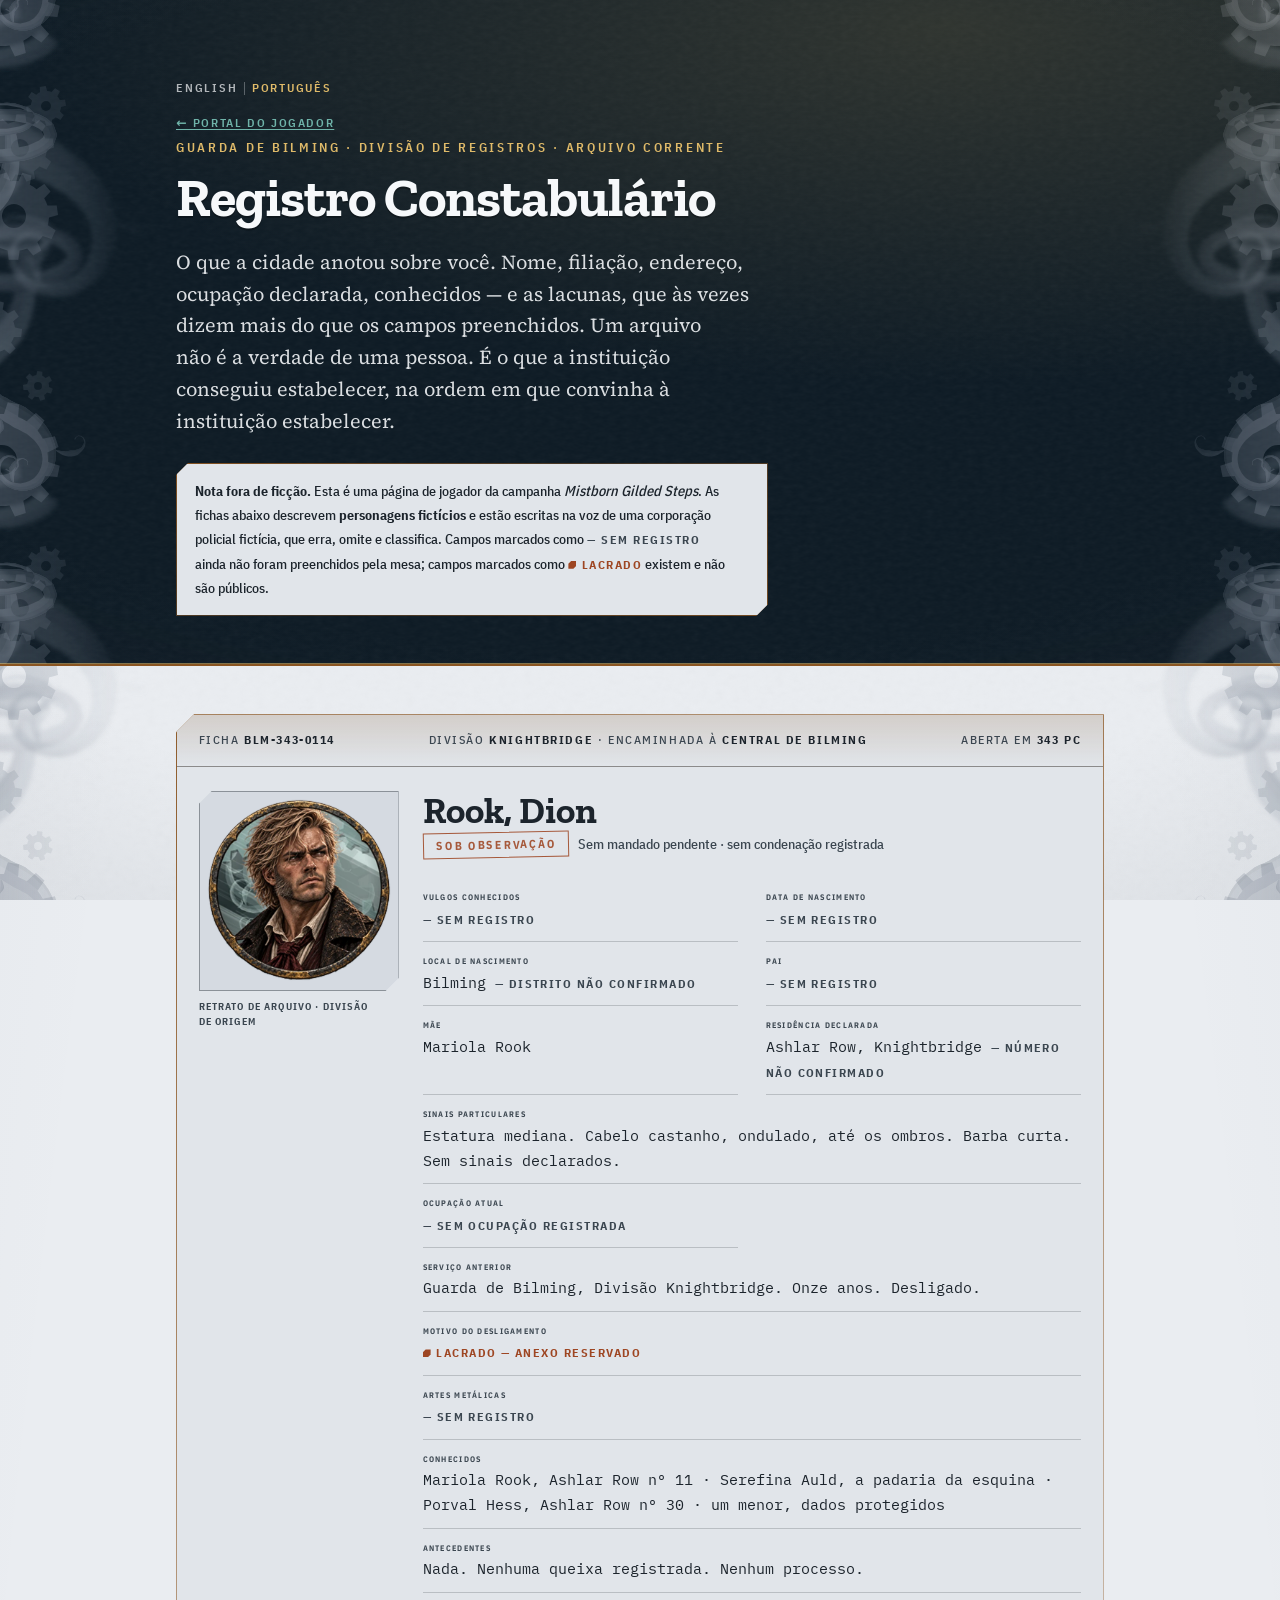
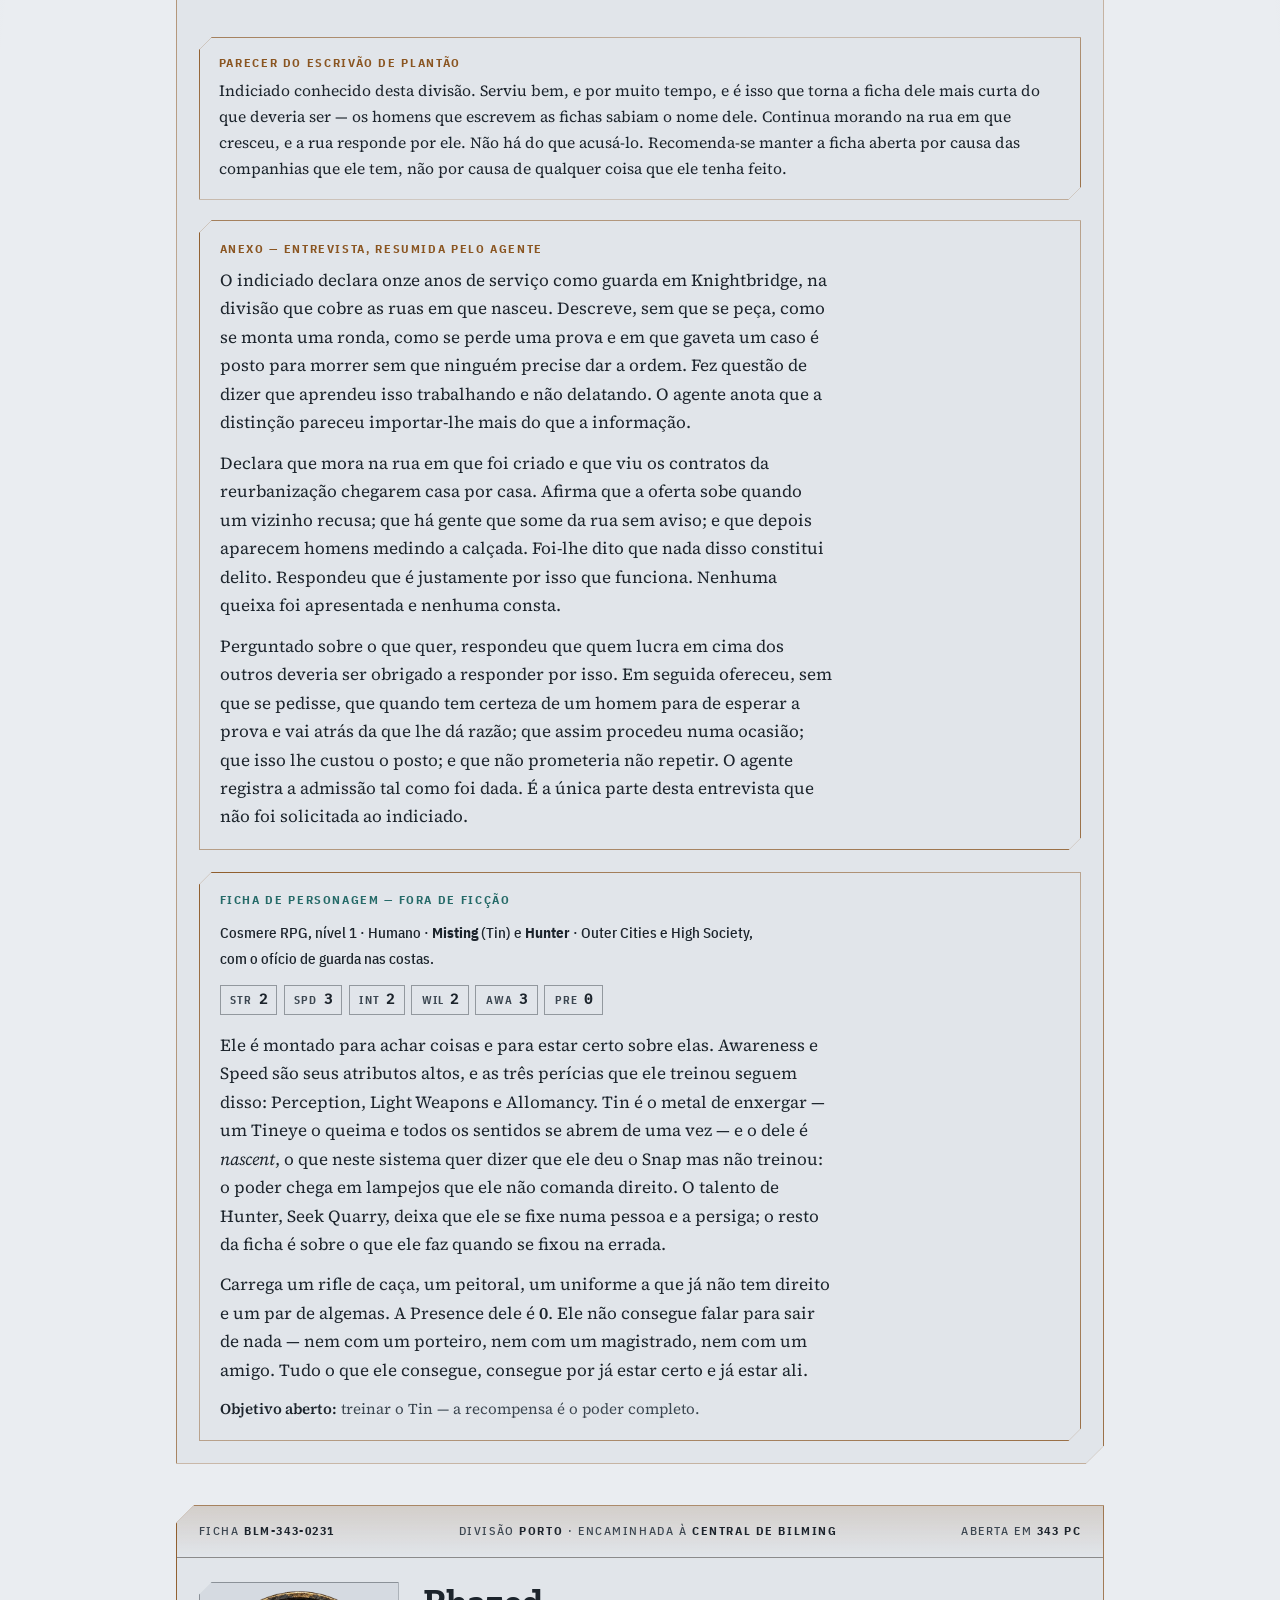
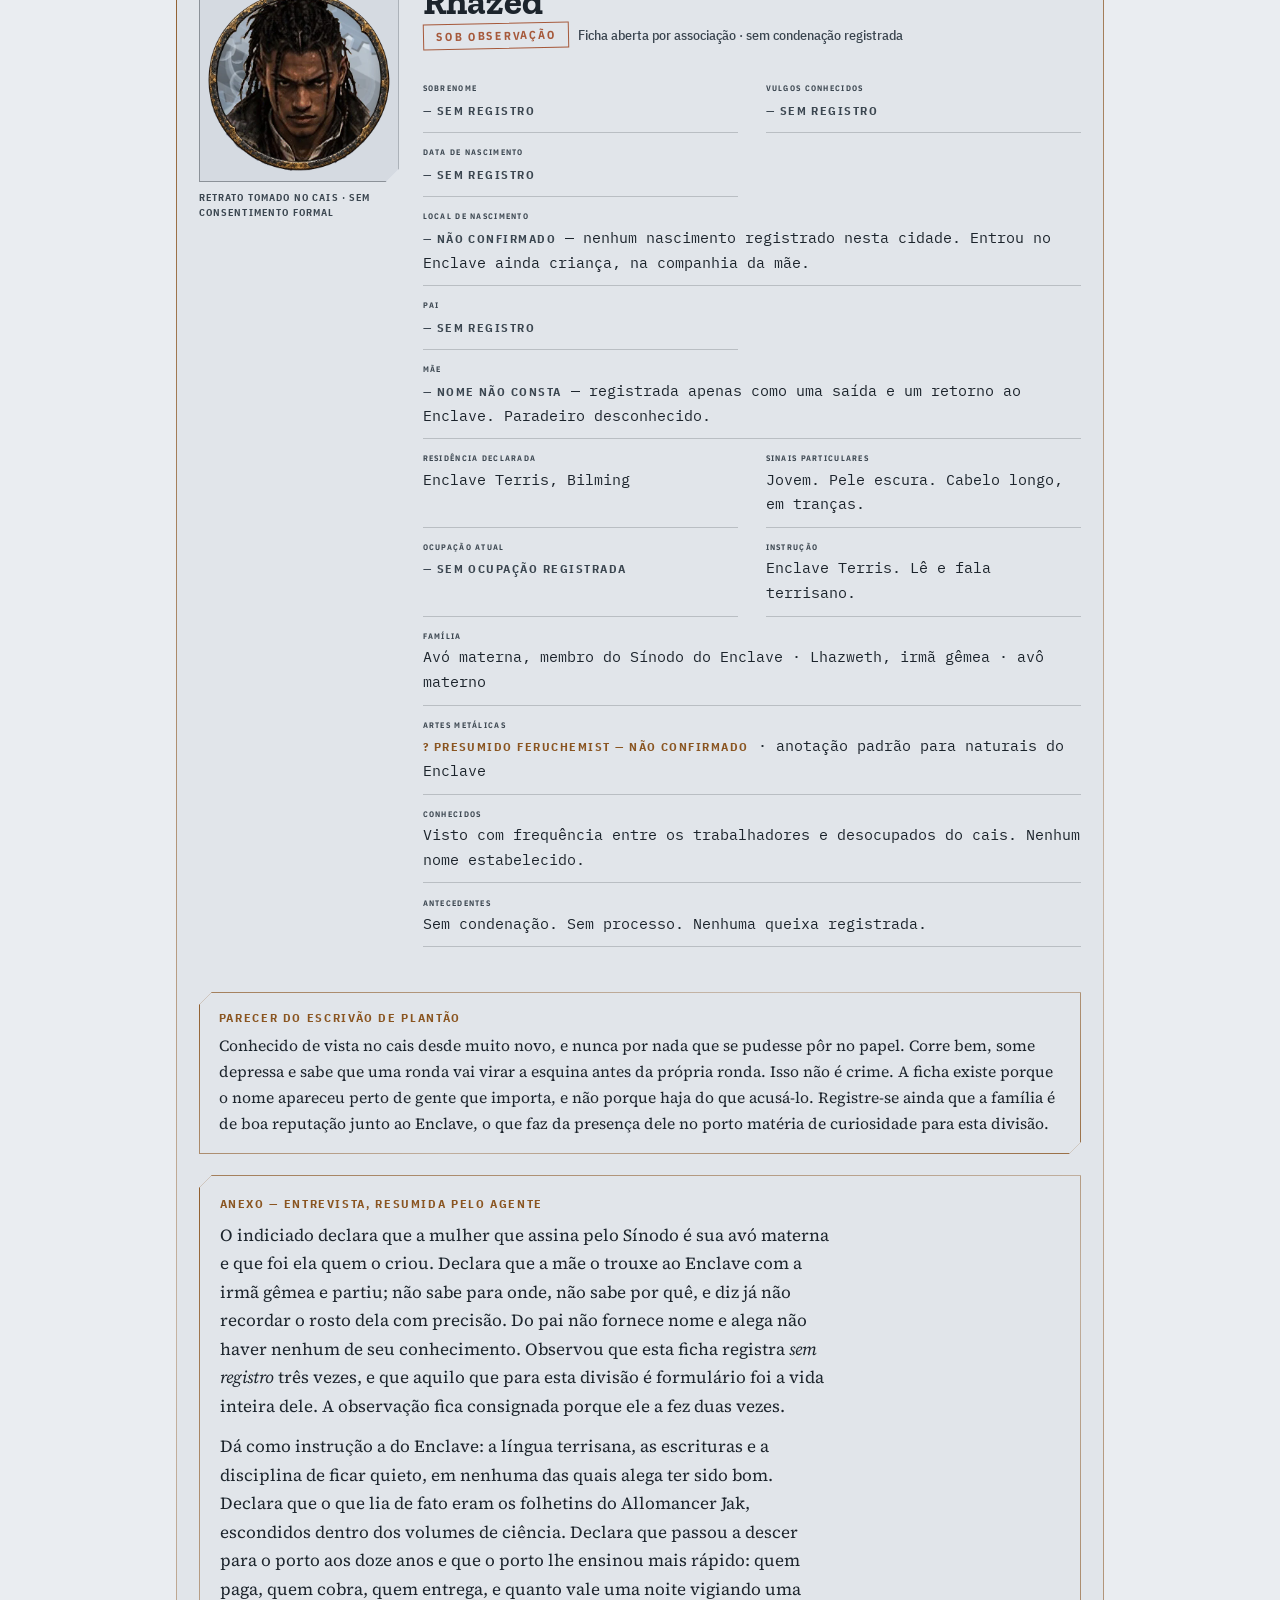
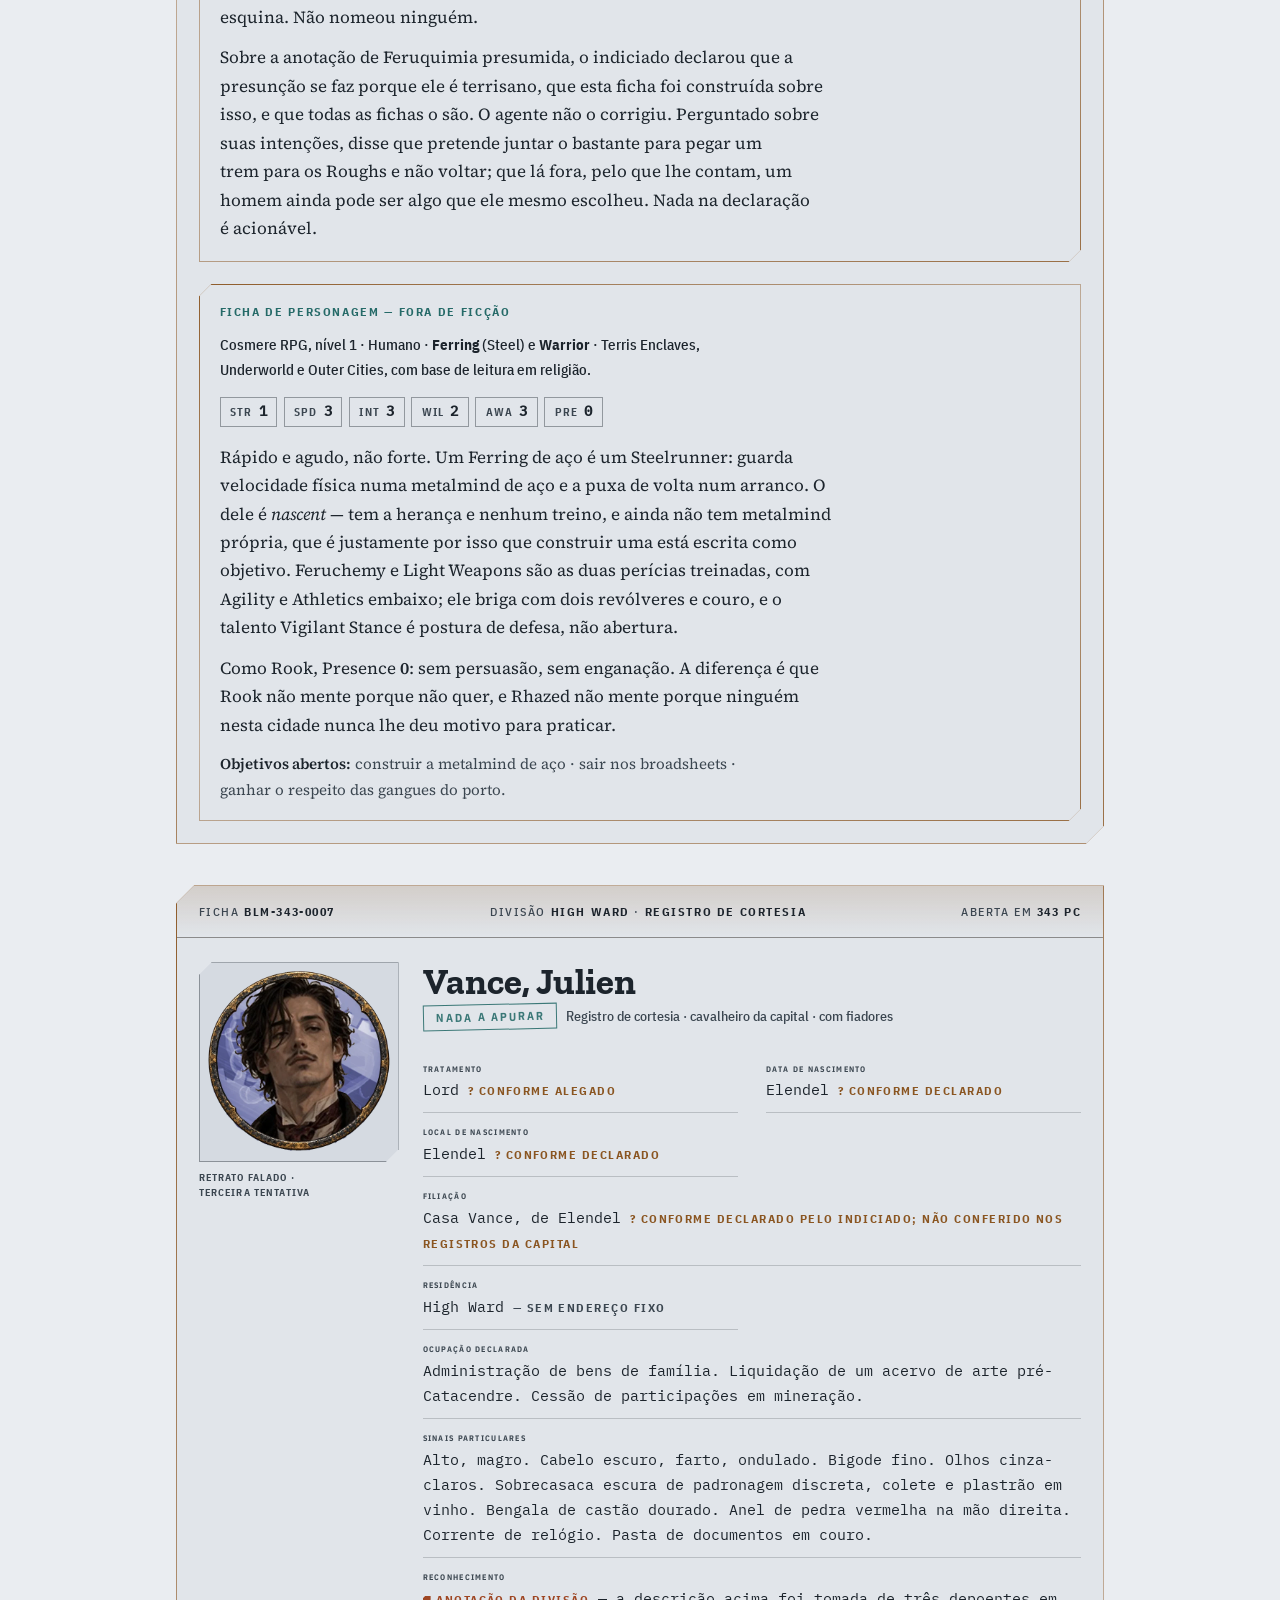
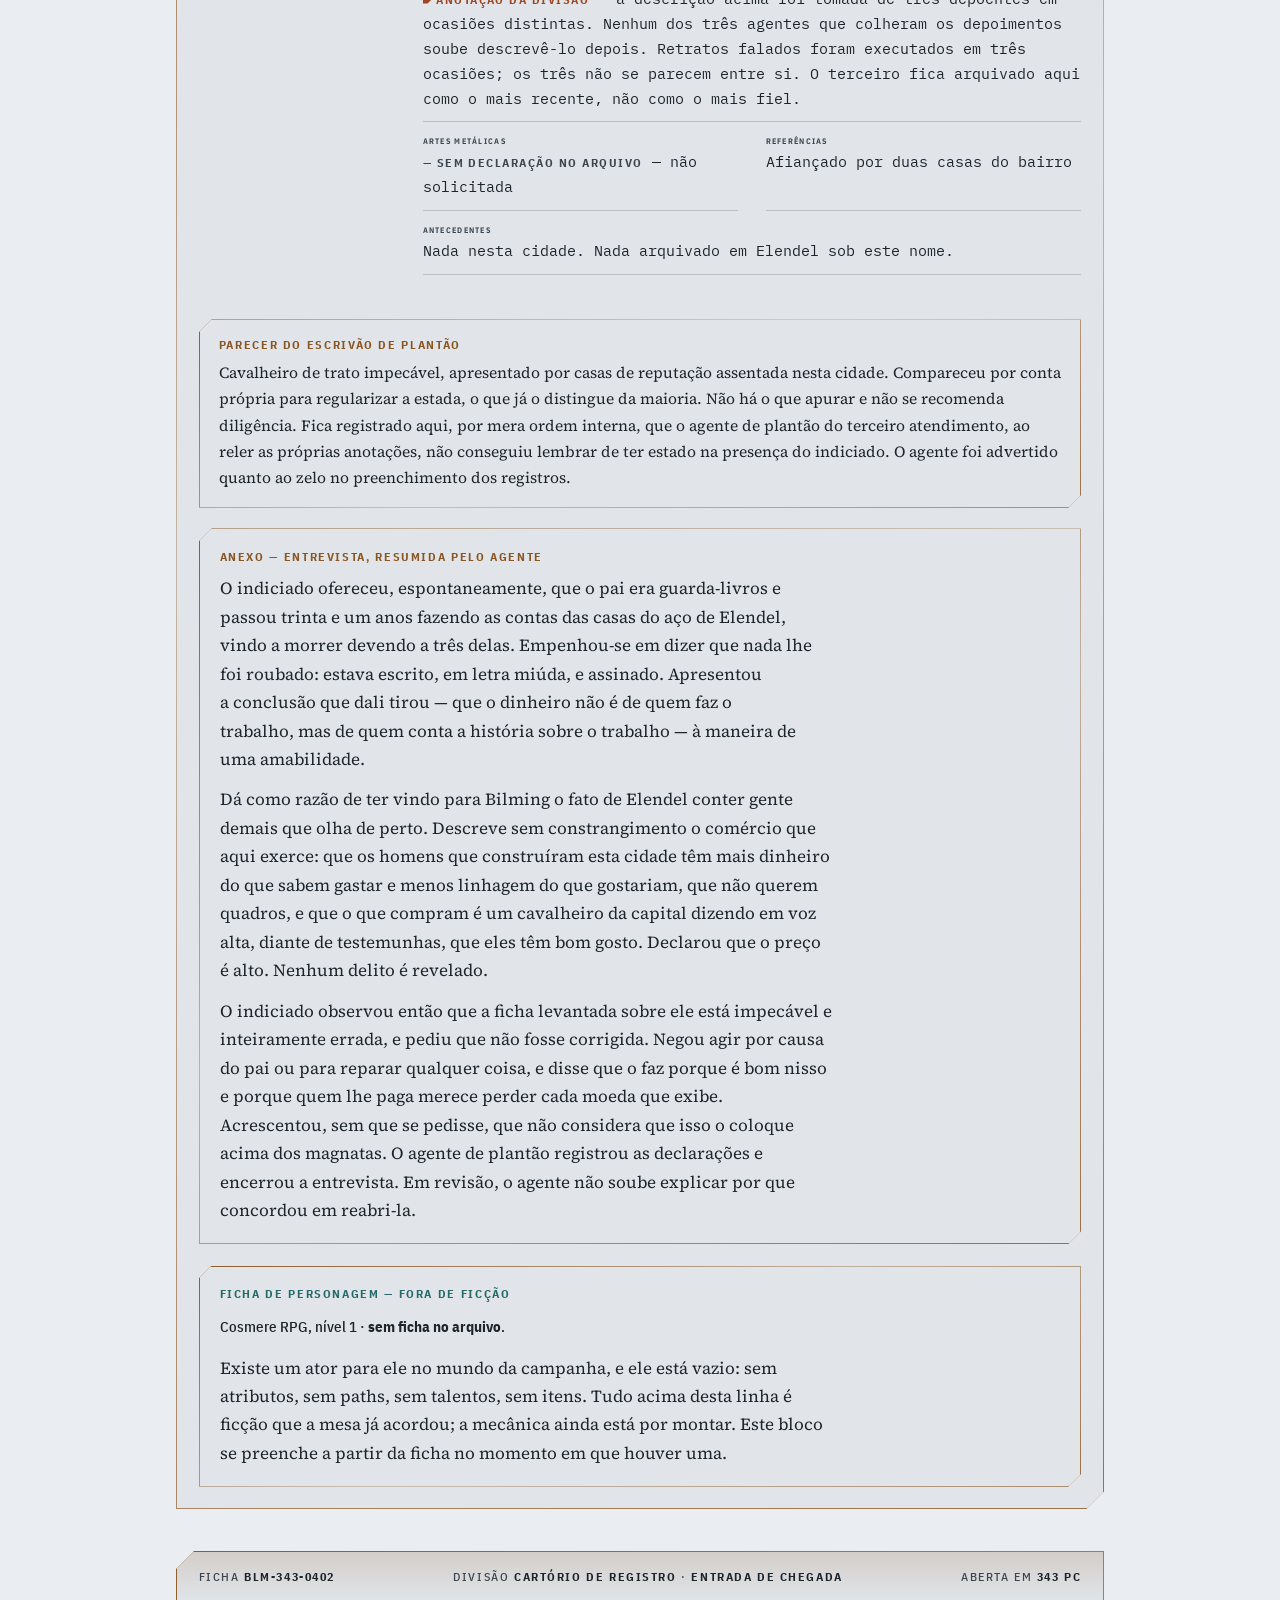
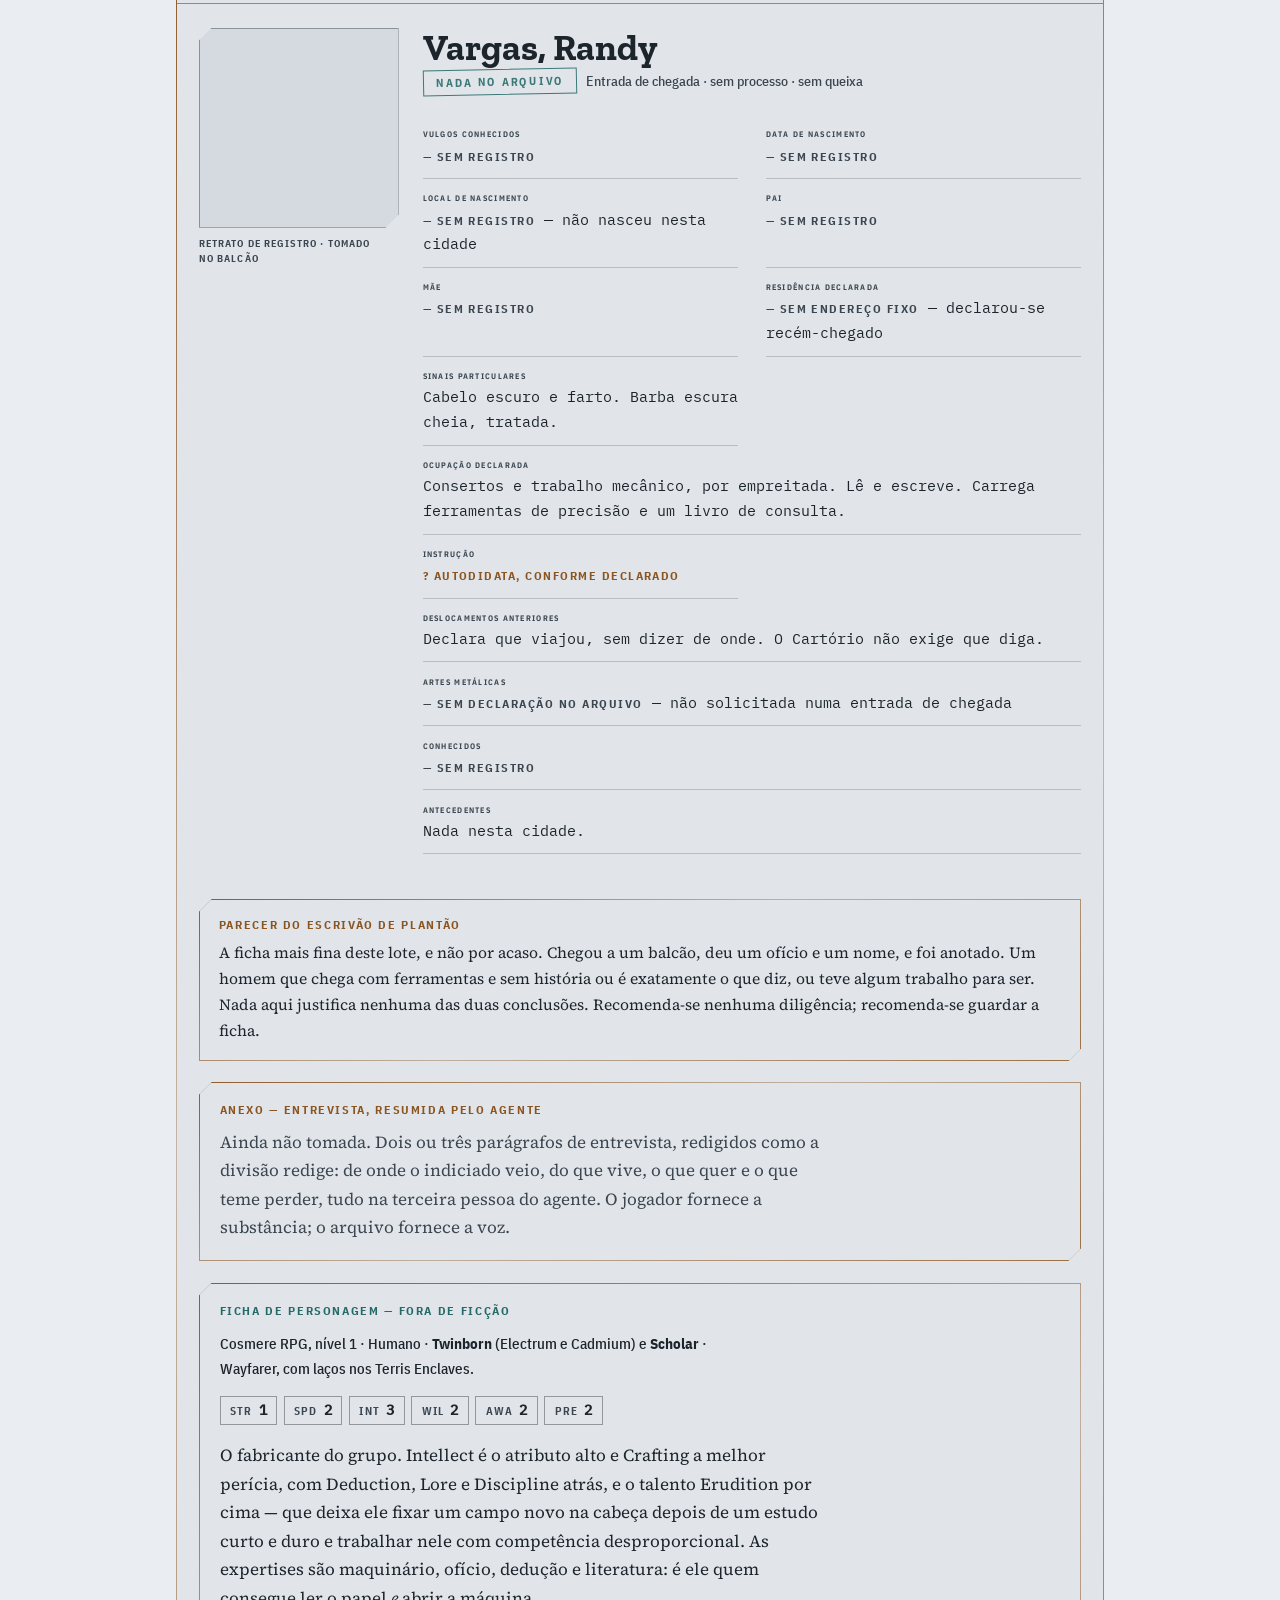
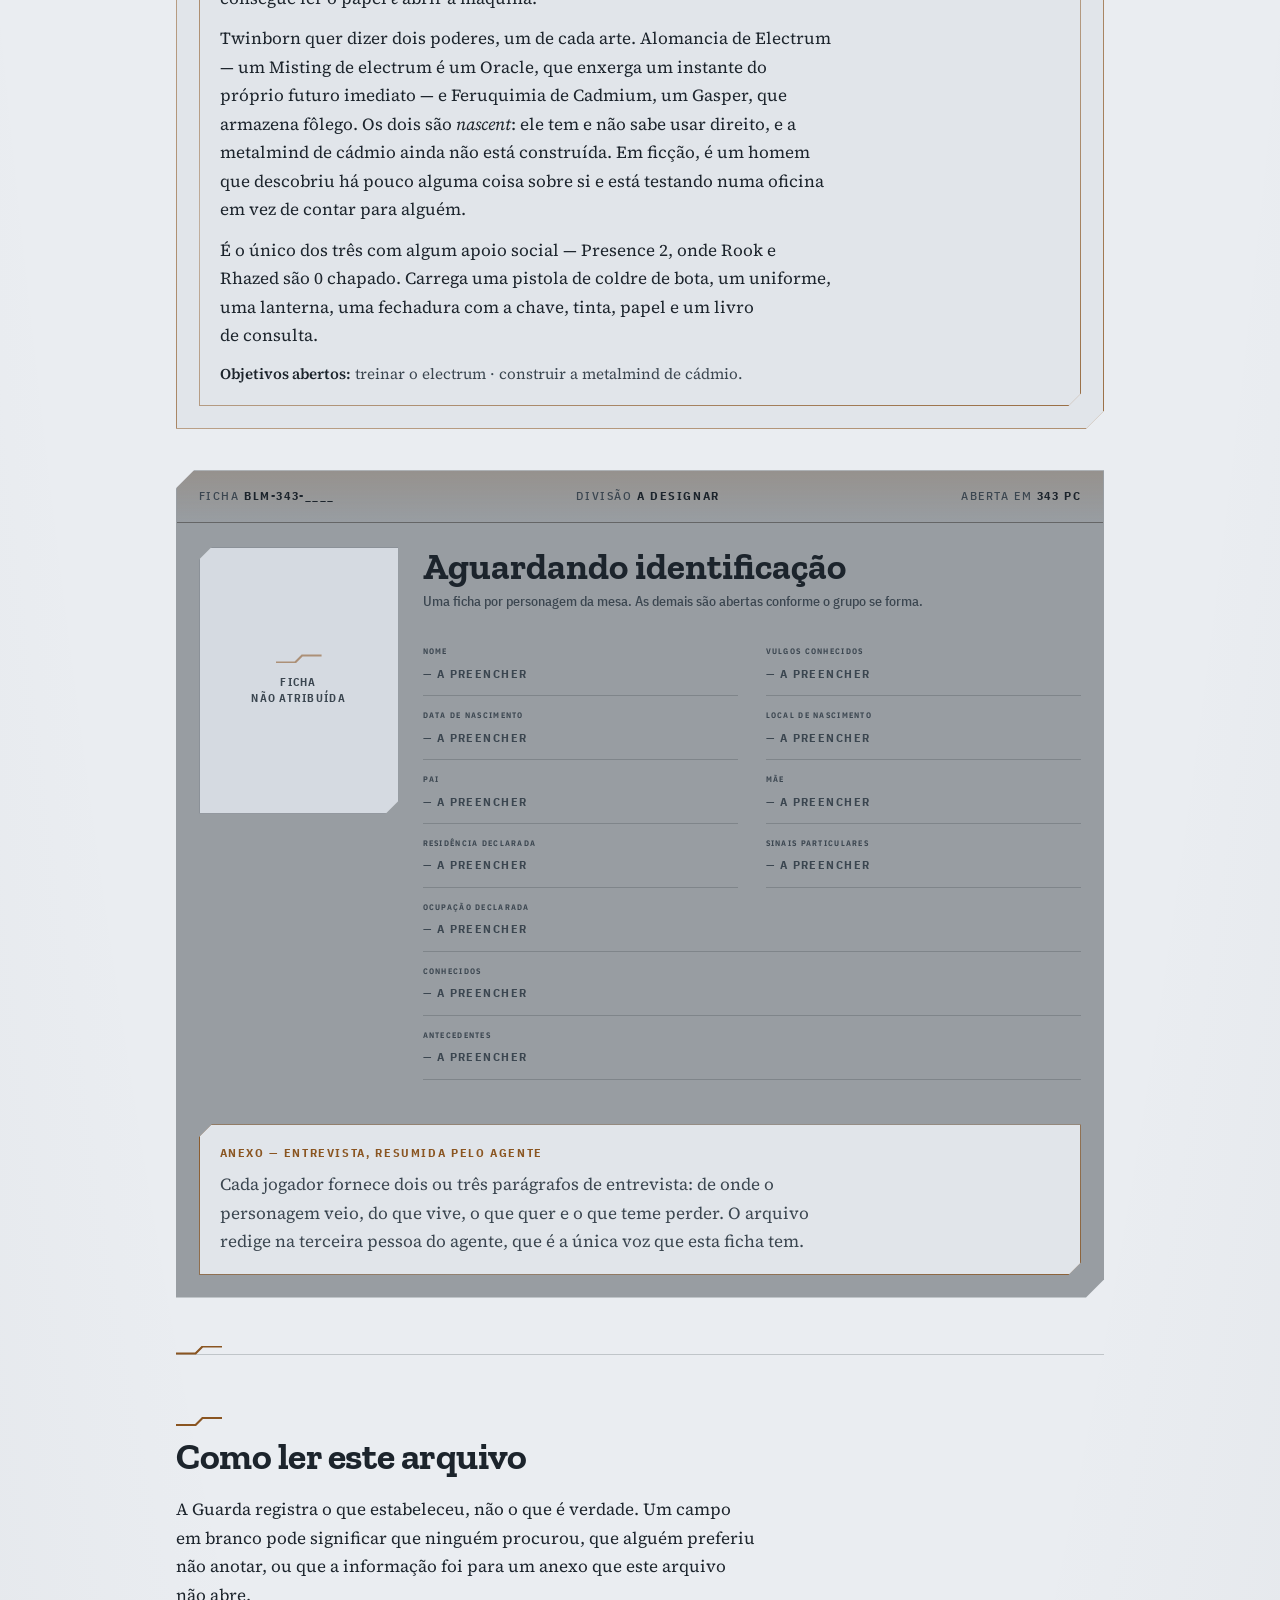
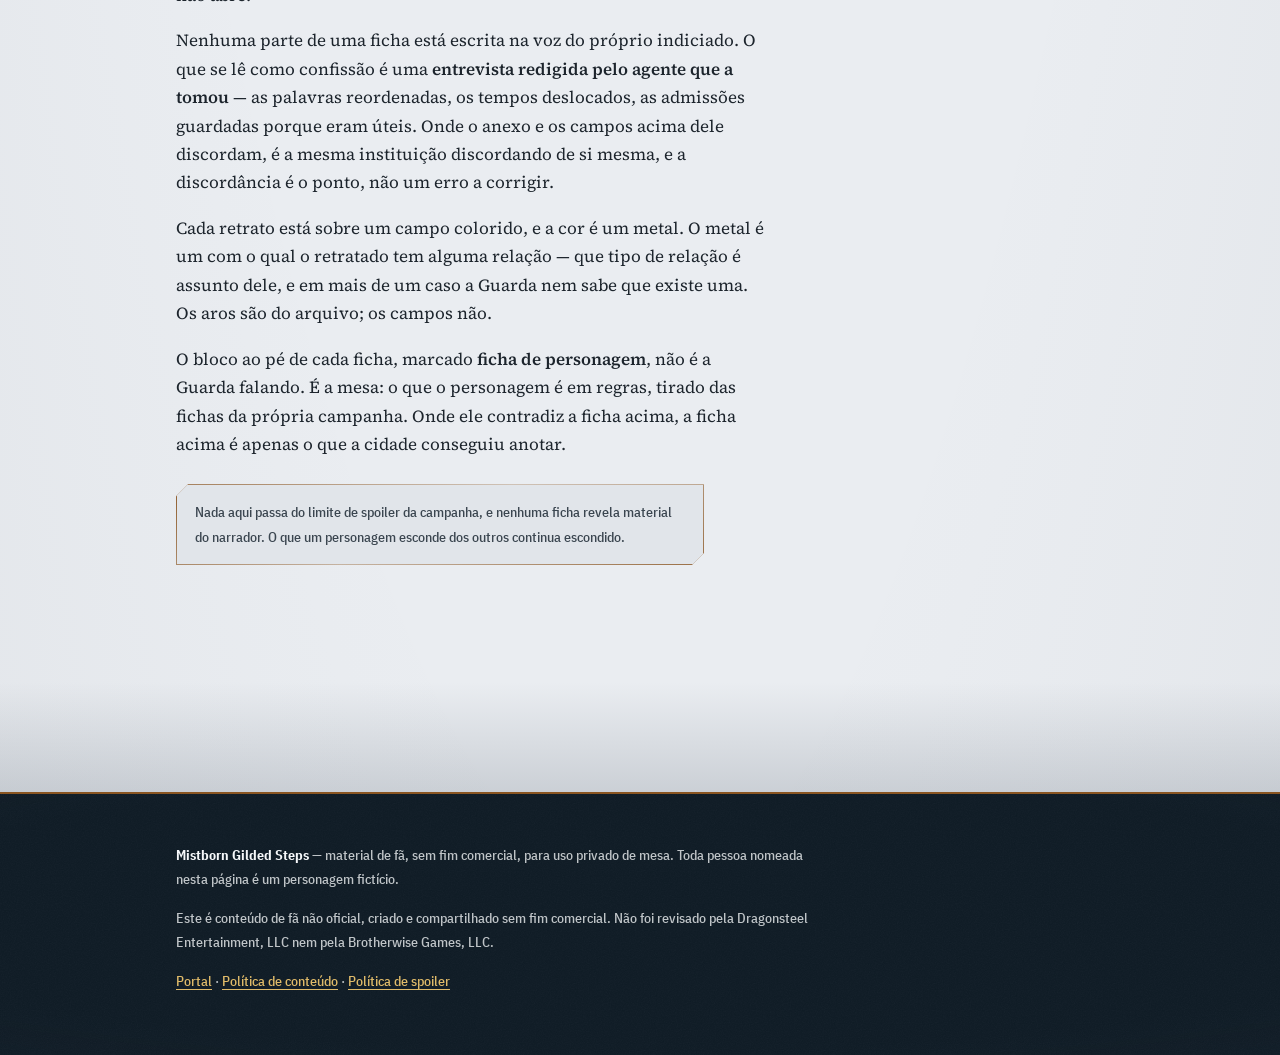
<file: docs/pt/constabulary-record.html>
<!doctype html>
<html lang="pt-BR">
<head>
  <meta charset="utf-8">
  <meta name="viewport" content="width=device-width, initial-scale=1">
  <title>Registro Constabulário — Mistborn Gilded Steps</title>
  <meta name="description" content="As fichas que a Guarda de Bilming mantém sobre os personagens da campanha Mistborn Gilded Steps.">
  <meta name="color-scheme" content="light dark">
  <link rel="alternate" hreflang="en" href="https://wildpoxx.github.io/mistborn-gilded-steps/constabulary-record.html">
  <link rel="alternate" hreflang="pt-BR" href="https://wildpoxx.github.io/mistborn-gilded-steps/pt/constabulary-record.html">
  <link rel="stylesheet" href="../styles/fonts.css">
  <link rel="stylesheet" href="../styles/gilded.css">
  <link rel="stylesheet" href="../styles/site.css">
</head>
<body>
  <a class="skip" href="#content">Pular para o conteúdo</a>

  <header class="file-head">
    <div class="wrap">
      <p class="lang-switch"><a href="../constabulary-record.html" hreflang="en" lang="en">English</a><span aria-current="true">Português</span></p>
      <p class="crumb"><a href="index.html">← Portal do jogador</a></p>
      <p class="kicker">Guarda de Bilming · Divisão de Registros · Arquivo corrente</p>
      <h1>Registro Constabulário</h1>
      <p class="lead">
        O que a cidade anotou sobre você. Nome, filiação, endereço, ocupação declarada, conhecidos
        — e as lacunas, que às vezes dizem mais do que os campos preenchidos. Um arquivo não é a
        verdade de uma pessoa. É o que a instituição conseguiu estabelecer, na ordem em que
        convinha à instituição estabelecer.
      </p>
      <p class="ooc">
        <strong>Nota fora de ficção.</strong> Esta é uma página de jogador da campanha
        <em>Mistborn Gilded Steps</em>. As fichas abaixo descrevem <strong>personagens
        fictícios</strong> e estão escritas na voz de uma corporação policial fictícia, que erra,
        omite e classifica. Campos marcados como <span class="nil">sem registro</span> ainda não
        foram preenchidos pela mesa; campos marcados como <span class="sealed">lacrado</span>
        existem e não são públicos.
      </p>
    </div>
  </header>

  <main id="content">
    <div class="wrap">
      <div class="dossiers">

        <!-- ───────────────────────── DION ROOK ───────────────────────── -->
        <article class="dossier" aria-labelledby="d-rook">
          <header>
            <span>Ficha <b>BLM-343-0114</b></span>
            <span>Divisão <b>Knightbridge</b> · encaminhada à <b>Central de Bilming</b></span>
            <span>Aberta em <b>343 PC</b></span>
          </header>

          <div class="dossier-body">
            <div>
              <div class="portrait has-img">
                <img src="../assets/portraits/dion-rook.webp" alt="Token de arquivo de Dion Rook: homem louro de barba curta e olhar firme, sobre um campo verde-acinzentado." width="512" height="512" loading="lazy" decoding="async">
              </div>
              <p class="portrait-caption">Retrato de arquivo · divisão de origem</p>
            </div>

            <div>
              <h2 class="subject-name" id="d-rook">Rook, Dion</h2>
              <p class="subject-sub">
                <span class="status watch">Sob observação</span>
                &nbsp; Sem mandado pendente · sem condenação registrada
              </p>

              <dl class="fields">
                <div class="field"><dt>Vulgos conhecidos</dt><dd><span class="nil">sem registro</span></dd></div>
                <div class="field"><dt>Data de nascimento</dt><dd><span class="nil">sem registro</span></dd></div>
                <div class="field"><dt>Local de nascimento</dt><dd>Bilming <span class="nil">distrito não confirmado</span></dd></div>
                <div class="field"><dt>Pai</dt><dd><span class="nil">sem registro</span></dd></div>
                <div class="field"><dt>Mãe</dt><dd>Mariola Rook</dd></div>
                <div class="field"><dt>Residência declarada</dt><dd>Ashlar Row, Knightbridge <span class="nil">número não confirmado</span></dd></div>
                <div class="field wide"><dt>Sinais particulares</dt><dd>Estatura mediana. Cabelo castanho, ondulado, até os ombros. Barba curta. Sem sinais declarados.</dd></div>
                <div class="field"><dt>Ocupação atual</dt><dd><span class="nil">sem ocupação registrada</span></dd></div>
                <div class="field wide"><dt>Serviço anterior</dt><dd>Guarda de Bilming, Divisão Knightbridge. Onze anos. Desligado.</dd></div>
                <div class="field wide"><dt>Motivo do desligamento</dt><dd><span class="sealed">Lacrado — anexo reservado</span></dd></div>
                <div class="field wide"><dt>Artes Metálicas</dt><dd><span class="nil">sem registro</span></dd></div>
                <div class="field wide"><dt>Conhecidos</dt><dd>Mariola Rook, Ashlar Row nº 11 · Serefina Auld, a padaria da esquina · Porval Hess, Ashlar Row nº 30 · um menor, dados protegidos</dd></div>
                <div class="field wide"><dt>Antecedentes</dt><dd>Nada. Nenhuma queixa registrada. Nenhum processo.</dd></div>
              </dl>
            </div>
          </div>

          <div class="margin-note">
            <b>Parecer do escrivão de plantão</b>
            Indiciado conhecido desta divisão. Serviu bem, e por muito tempo, e é isso que torna a
            ficha dele mais curta do que deveria ser — os homens que escrevem as fichas sabiam o
            nome dele. Continua morando na rua em que cresceu, e a rua responde por ele. Não há do
            que acusá-lo. Recomenda-se manter a ficha aberta por causa das companhias que ele tem,
            não por causa de qualquer coisa que ele tenha feito.
          </div>

          <div class="attachment">
            <b>Anexo — entrevista, resumida pelo agente</b>
            <p>
              O indiciado declara onze anos de serviço como guarda em Knightbridge, na divisão que
              cobre as ruas em que nasceu. Descreve, sem que se peça, como se monta uma ronda, como
              se perde uma prova e em que gaveta um caso é posto para morrer sem que ninguém precise
              dar a ordem. Fez questão de dizer que aprendeu isso trabalhando e não delatando. O
              agente anota que a distinção pareceu importar-lhe mais do que a informação.
            </p>
            <p>
              Declara que mora na rua em que foi criado e que viu os contratos da reurbanização
              chegarem casa por casa. Afirma que a oferta sobe quando um vizinho recusa; que há
              gente que some da rua sem aviso; e que depois aparecem homens medindo a calçada.
              Foi-lhe dito que nada disso constitui delito. Respondeu que é justamente por isso que
              funciona. Nenhuma queixa foi apresentada e nenhuma consta.
            </p>
            <p>
              Perguntado sobre o que quer, respondeu que quem lucra em cima dos outros deveria ser
              obrigado a responder por isso. Em seguida ofereceu, sem que se pedisse, que quando tem
              certeza de um homem para de esperar a prova e vai atrás da que lhe dá razão; que assim
              procedeu numa ocasião; que isso lhe custou o posto; e que não prometeria não repetir.
              O agente registra a admissão tal como foi dada. É a única parte desta entrevista que
              não foi solicitada ao indiciado.
            </p>
          </div>
          <div class="attachment sheet">
            <b>Ficha de personagem &mdash; fora de ficção</b>
            <p class="build">Cosmere RPG, nível 1 &middot; Humano &middot; <b>Misting</b> (Tin) e <b>Hunter</b> &middot;
              Outer Cities e High Society, com o ofício de guarda nas costas.</p>
            <ul class="stat-strip">
              <li><span>Str</span>2</li><li><span>Spd</span>3</li><li><span>Int</span>2</li>
              <li><span>Wil</span>2</li><li><span>Awa</span>3</li><li><span>Pre</span>0</li>
            </ul>
            <p>
              Ele é montado para achar coisas e para estar certo sobre elas. Awareness e Speed são
              seus atributos altos, e as três perícias que ele treinou seguem disso: Perception,
              Light Weapons e Allomancy. Tin é o metal de enxergar &mdash; um Tineye o queima e
              todos os sentidos se abrem de uma vez &mdash; e o dele é <em>nascent</em>, o que neste
              sistema quer dizer que ele deu o Snap mas não treinou: o poder chega em lampejos que
              ele não comanda direito. O talento de Hunter, Seek Quarry, deixa que ele se fixe numa
              pessoa e a persiga; o resto da ficha é sobre o que ele faz quando se fixou na errada.
            </p>
            <p>
              Carrega um rifle de caça, um peitoral, um uniforme a que já não tem direito e um par
              de algemas. A Presence dele é <b>0</b>. Ele não consegue falar para sair de nada
              &mdash; nem com um porteiro, nem com um magistrado, nem com um amigo. Tudo o que ele
              consegue, consegue por já estar certo e já estar ali.
            </p>
            <p class="goals"><b>Objetivo aberto:</b> treinar o Tin &mdash; a recompensa é o poder completo.</p>
          </div>
        </article>

        <!-- ───────────────────────── RHAZED ──────────────────────────── -->
        <article class="dossier" aria-labelledby="d-rhazed">
          <header>
            <span>Ficha <b>BLM-343-0231</b></span>
            <span>Divisão <b>Porto</b> · encaminhada à <b>Central de Bilming</b></span>
            <span>Aberta em <b>343 PC</b></span>
          </header>

          <div class="dossier-body">
            <div>
              <div class="portrait has-img">
                <img src="../assets/portraits/rhazed.webp" alt="Token de arquivo de Rhazed: rapaz de cabelo longo em tranças e expressão fechada, sobre um campo azul-acinzentado." width="512" height="512" loading="lazy" decoding="async">
              </div>
              <p class="portrait-caption">Retrato tomado no cais · sem consentimento formal</p>
            </div>

            <div>
              <h2 class="subject-name" id="d-rhazed">Rhazed</h2>
              <p class="subject-sub">
                <span class="status watch">Sob observação</span>
                &nbsp; Ficha aberta por associação · sem condenação registrada
              </p>

              <dl class="fields">
                <div class="field"><dt>Sobrenome</dt><dd><span class="nil">sem registro</span></dd></div>
                <div class="field"><dt>Vulgos conhecidos</dt><dd><span class="nil">sem registro</span></dd></div>
                <div class="field"><dt>Data de nascimento</dt><dd><span class="nil">sem registro</span></dd></div>
                <div class="field wide"><dt>Local de nascimento</dt><dd><span class="nil">não confirmado</span> — nenhum nascimento registrado nesta cidade. Entrou no Enclave ainda criança, na companhia da mãe.</dd></div>
                <div class="field"><dt>Pai</dt><dd><span class="nil">sem registro</span></dd></div>
                <div class="field wide"><dt>Mãe</dt><dd><span class="nil">nome não consta</span> — registrada apenas como uma saída e um retorno ao Enclave. Paradeiro desconhecido.</dd></div>
                <div class="field"><dt>Residência declarada</dt><dd>Enclave Terris, Bilming</dd></div>
                <div class="field"><dt>Sinais particulares</dt><dd>Jovem. Pele escura. Cabelo longo, em tranças.</dd></div>
                <div class="field"><dt>Ocupação atual</dt><dd><span class="nil">sem ocupação registrada</span></dd></div>
                <div class="field"><dt>Instrução</dt><dd>Enclave Terris. Lê e fala terrisano.</dd></div>
                <div class="field wide"><dt>Família</dt><dd>Avó materna, membro do Sínodo do Enclave · Lhazweth, irmã gêmea · avô materno</dd></div>
                <div class="field wide"><dt>Artes Metálicas</dt><dd><span class="guess">Presumido Feruchemist — não confirmado</span> · anotação padrão para naturais do Enclave</dd></div>
                <div class="field wide"><dt>Conhecidos</dt><dd>Visto com frequência entre os trabalhadores e desocupados do cais. Nenhum nome estabelecido.</dd></div>
                <div class="field wide"><dt>Antecedentes</dt><dd>Sem condenação. Sem processo. Nenhuma queixa registrada.</dd></div>
              </dl>
            </div>
          </div>

          <div class="margin-note">
            <b>Parecer do escrivão de plantão</b>
            Conhecido de vista no cais desde muito novo, e nunca por nada que se pudesse pôr no
            papel. Corre bem, some depressa e sabe que uma ronda vai virar a esquina antes da
            própria ronda. Isso não é crime. A ficha existe porque o nome apareceu perto de gente
            que importa, e não porque haja do que acusá-lo. Registre-se ainda que a família é de
            boa reputação junto ao Enclave, o que faz da presença dele no porto matéria de
            curiosidade para esta divisão.
          </div>

          <div class="attachment">
            <b>Anexo — entrevista, resumida pelo agente</b>
            <p>
              O indiciado declara que a mulher que assina pelo Sínodo é sua avó materna e que foi
              ela quem o criou. Declara que a mãe o trouxe ao Enclave com a irmã gêmea e partiu; não
              sabe para onde, não sabe por quê, e diz já não recordar o rosto dela com precisão. Do
              pai não fornece nome e alega não haver nenhum de seu conhecimento. Observou que esta
              ficha registra <em>sem registro</em> três vezes, e que aquilo que para esta divisão é
              formulário foi a vida inteira dele. A observação fica consignada porque ele a fez duas
              vezes.
            </p>
            <p>
              Dá como instrução a do Enclave: a língua terrisana, as escrituras e a disciplina de
              ficar quieto, em nenhuma das quais alega ter sido bom. Declara que o que lia de fato
              eram os folhetins do Allomancer Jak, escondidos dentro dos volumes de ciência. Declara
              que passou a descer para o porto aos doze anos e que o porto lhe ensinou mais rápido:
              quem paga, quem cobra, quem entrega, e quanto vale uma noite vigiando uma esquina. Não
              nomeou ninguém.
            </p>
            <p>
              Sobre a anotação de Feruquimia presumida, o indiciado declarou que a presunção se faz
              porque ele é terrisano, que esta ficha foi construída sobre isso, e que todas as
              fichas o são. O agente não o corrigiu. Perguntado sobre suas intenções, disse que
              pretende juntar o bastante para pegar um trem para os Roughs e não voltar; que lá
              fora, pelo que lhe contam, um homem ainda pode ser algo que ele mesmo escolheu. Nada
              na declaração é acionável.
            </p>
          </div>
          <div class="attachment sheet">
            <b>Ficha de personagem &mdash; fora de ficção</b>
            <p class="build">Cosmere RPG, nível 1 &middot; Humano &middot; <b>Ferring</b> (Steel) e <b>Warrior</b> &middot;
              Terris Enclaves, Underworld e Outer Cities, com base de leitura em religião.</p>
            <ul class="stat-strip">
              <li><span>Str</span>1</li><li><span>Spd</span>3</li><li><span>Int</span>3</li>
              <li><span>Wil</span>2</li><li><span>Awa</span>3</li><li><span>Pre</span>0</li>
            </ul>
            <p>
              Rápido e agudo, não forte. Um Ferring de aço é um Steelrunner: guarda velocidade
              física numa metalmind de aço e a puxa de volta num arranco. O dele é <em>nascent</em>
              &mdash; tem a herança e nenhum treino, e ainda não tem metalmind própria, que é
              justamente por isso que construir uma está escrita como objetivo. Feruchemy e Light
              Weapons são as duas perícias treinadas, com Agility e Athletics embaixo; ele briga com
              dois revólveres e couro, e o talento Vigilant Stance é postura de defesa, não abertura.
            </p>
            <p>
              Como Rook, Presence <b>0</b>: sem persuasão, sem enganação. A diferença é que Rook não
              mente porque não quer, e Rhazed não mente porque ninguém nesta cidade nunca lhe deu
              motivo para praticar.
            </p>
            <p class="goals"><b>Objetivos abertos:</b> construir a metalmind de aço &middot; sair
              nos broadsheets &middot; ganhar o respeito das gangues do porto.</p>
          </div>
        </article>

        <!-- ─────────────────────── JULIEN VANCE ──────────────────────── -->
        <article class="dossier" aria-labelledby="d-vance">
          <header>
            <span>Ficha <b>BLM-343-0007</b></span>
            <span>Divisão <b>High Ward</b> · <b>registro de cortesia</b></span>
            <span>Aberta em <b>343 PC</b></span>
          </header>

          <div class="dossier-body">
            <div>
              <div class="portrait has-img">
                <img src="../assets/portraits/julien-vance.webp" alt="Token falado de Julien Vance: cabelo escuro ondulado, bigode fino, olhos claros, sobre um campo violeta." width="512" height="512" loading="lazy" decoding="async">
              </div>
              <p class="portrait-caption">Retrato falado · terceira tentativa</p>
            </div>

            <div>
              <h2 class="subject-name" id="d-vance">Vance, Julien</h2>
              <p class="subject-sub">
                <span class="status open">Nada a apurar</span>
                &nbsp; Registro de cortesia · cavalheiro da capital · com fiadores
              </p>

              <dl class="fields">
                <div class="field"><dt>Tratamento</dt><dd>Lord <span class="guess">conforme alegado</span></dd></div>
                <div class="field"><dt>Data de nascimento</dt><dd>Elendel <span class="guess">conforme declarado</span></dd></div>
                <div class="field"><dt>Local de nascimento</dt><dd>Elendel <span class="guess">conforme declarado</span></dd></div>
                <div class="field wide"><dt>Filiação</dt><dd>Casa Vance, de Elendel <span class="guess">conforme declarado pelo indiciado; não conferido nos registros da capital</span></dd></div>
                <div class="field"><dt>Residência</dt><dd>High Ward <span class="nil">sem endereço fixo</span></dd></div>
                <div class="field wide"><dt>Ocupação declarada</dt><dd>Administração de bens de família. Liquidação de um acervo de arte pré-Catacendre. Cessão de participações em mineração.</dd></div>
                <div class="field wide"><dt>Sinais particulares</dt><dd>Alto, magro. Cabelo escuro, farto, ondulado. Bigode fino. Olhos cinza-claros. Sobrecasaca escura de padronagem discreta, colete e plastrão em vinho. Bengala de castão dourado. Anel de pedra vermelha na mão direita. Corrente de relógio. Pasta de documentos em couro.</dd></div>
                <div class="field wide"><dt>Reconhecimento</dt><dd><span class="sealed">Anotação da divisão</span> — a descrição acima foi tomada de três depoentes em ocasiões distintas. Nenhum dos três agentes que colheram os depoimentos soube descrevê-lo depois. Retratos falados foram executados em três ocasiões; os três não se parecem entre si. O terceiro fica arquivado aqui como o mais recente, não como o mais fiel.</dd></div>
                <div class="field"><dt>Artes Metálicas</dt><dd><span class="nil">sem declaração no arquivo</span> — não solicitada</dd></div>
                <div class="field"><dt>Referências</dt><dd>Afiançado por duas casas do bairro</dd></div>
                <div class="field wide"><dt>Antecedentes</dt><dd>Nada nesta cidade. Nada arquivado em Elendel sob este nome.</dd></div>
              </dl>
            </div>
          </div>

          <div class="margin-note">
            <b>Parecer do escrivão de plantão</b>
            Cavalheiro de trato impecável, apresentado por casas de reputação assentada nesta
            cidade. Compareceu por conta própria para regularizar a estada, o que já o distingue da
            maioria. Não há o que apurar e não se recomenda diligência. Fica registrado aqui, por
            mera ordem interna, que o agente de plantão do terceiro atendimento, ao reler as
            próprias anotações, não conseguiu lembrar de ter estado na presença do indiciado. O
            agente foi advertido quanto ao zelo no preenchimento dos registros.
          </div>

          <div class="attachment">
            <b>Anexo — entrevista, resumida pelo agente</b>
            <p>
              O indiciado ofereceu, espontaneamente, que o pai era guarda-livros e passou trinta e
              um anos fazendo as contas das casas do aço de Elendel, vindo a morrer devendo a três
              delas. Empenhou-se em dizer que nada lhe foi roubado: estava escrito, em letra miúda,
              e assinado. Apresentou a conclusão que dali tirou &mdash; que o dinheiro não é de quem
              faz o trabalho, mas de quem conta a história sobre o trabalho &mdash; à maneira de uma
              amabilidade.
            </p>
            <p>
              Dá como razão de ter vindo para Bilming o fato de Elendel conter gente demais que olha
              de perto. Descreve sem constrangimento o comércio que aqui exerce: que os homens que
              construíram esta cidade têm mais dinheiro do que sabem gastar e menos linhagem do que
              gostariam, que não querem quadros, e que o que compram é um cavalheiro da capital
              dizendo em voz alta, diante de testemunhas, que eles têm bom gosto. Declarou que o
              preço é alto. Nenhum delito é revelado.
            </p>
            <p>
              O indiciado observou então que a ficha levantada sobre ele está impecável e
              inteiramente errada, e pediu que não fosse corrigida. Negou agir por causa do pai ou
              para reparar qualquer coisa, e disse que o faz porque é bom nisso e porque quem lhe
              paga merece perder cada moeda que exibe. Acrescentou, sem que se pedisse, que não
              considera que isso o coloque acima dos magnatas. O agente de plantão registrou as
              declarações e encerrou a entrevista. Em revisão, o agente não soube explicar por que
              concordou em reabri-la.
            </p>
          </div>
          <div class="attachment sheet">
            <b>Ficha de personagem &mdash; fora de ficção</b>
            <p class="build">Cosmere RPG, nível 1 &middot; <b>sem ficha no arquivo</b>.</p>
            <p>
              Existe um ator para ele no mundo da campanha, e ele está vazio: sem atributos, sem
              paths, sem talentos, sem itens. Tudo acima desta linha é ficção que a mesa já acordou;
              a mecânica ainda está por montar. Este bloco se preenche a partir da ficha no momento
              em que houver uma.
            </p>
          </div>
        </article>


        <!-- ───────────────────── RANDY VARGAS ────────────────────────── -->
        <article class="dossier" aria-labelledby="d-vargas">
          <header>
            <span>Ficha <b>BLM-343-0402</b></span>
            <span>Divisão <b>Cartório de Registro</b> &middot; <b>entrada de chegada</b></span>
            <span>Aberta em <b>343 PC</b></span>
          </header>

          <div class="dossier-body">
            <div>
              <div class="portrait has-img">
                <img src="../assets/portraits/randy-vargas.webp" alt="Token de registro de Randy Vargas: homem barbado de cabelo escuro e farto, gola de trabalho, sobre um campo verde-oliva." width="512" height="512" loading="lazy" decoding="async">
              </div>
              <p class="portrait-caption">Retrato de registro &middot; tomado no balcão</p>
            </div>

            <div>
              <h2 class="subject-name" id="d-vargas">Vargas, Randy</h2>
              <p class="subject-sub">
                <span class="status open">Nada no arquivo</span>
                &nbsp; Entrada de chegada &middot; sem processo &middot; sem queixa
              </p>

              <dl class="fields">
                <div class="field"><dt>Vulgos conhecidos</dt><dd><span class="nil">sem registro</span></dd></div>
                <div class="field"><dt>Data de nascimento</dt><dd><span class="nil">sem registro</span></dd></div>
                <div class="field"><dt>Local de nascimento</dt><dd><span class="nil">sem registro</span> &mdash; não nasceu nesta cidade</dd></div>
                <div class="field"><dt>Pai</dt><dd><span class="nil">sem registro</span></dd></div>
                <div class="field"><dt>Mãe</dt><dd><span class="nil">sem registro</span></dd></div>
                <div class="field"><dt>Residência declarada</dt><dd><span class="nil">sem endereço fixo</span> &mdash; declarou-se recém-chegado</dd></div>
                <div class="field"><dt>Sinais particulares</dt><dd>Cabelo escuro e farto. Barba escura cheia, tratada.</dd></div>
                <div class="field wide"><dt>Ocupação declarada</dt><dd>Consertos e trabalho mecânico, por empreitada. Lê e escreve. Carrega ferramentas de precisão e um livro de consulta.</dd></div>
                <div class="field"><dt>Instrução</dt><dd><span class="guess">autodidata, conforme declarado</span></dd></div>
                <div class="field wide"><dt>Deslocamentos anteriores</dt><dd>Declara que viajou, sem dizer de onde. O Cartório não exige que diga.</dd></div>
                <div class="field wide"><dt>Artes Metálicas</dt><dd><span class="nil">sem declaração no arquivo</span> &mdash; não solicitada numa entrada de chegada</dd></div>
                <div class="field wide"><dt>Conhecidos</dt><dd><span class="nil">sem registro</span></dd></div>
                <div class="field wide"><dt>Antecedentes</dt><dd>Nada nesta cidade.</dd></div>
              </dl>
            </div>
          </div>

          <div class="margin-note">
            <b>Parecer do escrivão de plantão</b>
            A ficha mais fina deste lote, e não por acaso. Chegou a um balcão, deu um ofício e um
            nome, e foi anotado. Um homem que chega com ferramentas e sem história ou é exatamente
            o que diz, ou teve algum trabalho para ser. Nada aqui justifica nenhuma das duas
            conclusões. Recomenda-se nenhuma diligência; recomenda-se guardar a ficha.
          </div>

          <div class="attachment">
            <b>Anexo &mdash; entrevista, resumida pelo agente</b>
            <p class="muted">
              Ainda não tomada. Dois ou três parágrafos de entrevista, redigidos como a divisão
              redige: de onde o indiciado veio, do que vive, o que quer e o que teme perder, tudo na
              terceira pessoa do agente. O jogador fornece a substância; o arquivo fornece a voz.
            </p>
          </div>

          <div class="attachment sheet">
            <b>Ficha de personagem &mdash; fora de ficção</b>
            <p class="build">Cosmere RPG, nível 1 &middot; Humano &middot; <b>Twinborn</b> (Electrum e
              Cadmium) e <b>Scholar</b> &middot; Wayfarer, com laços nos Terris Enclaves.</p>
            <ul class="stat-strip">
              <li><span>Str</span>1</li><li><span>Spd</span>2</li><li><span>Int</span>3</li>
              <li><span>Wil</span>2</li><li><span>Awa</span>2</li><li><span>Pre</span>2</li>
            </ul>
            <p>
              O fabricante do grupo. Intellect é o atributo alto e Crafting a melhor perícia, com
              Deduction, Lore e Discipline atrás, e o talento Erudition por cima &mdash; que deixa
              ele fixar um campo novo na cabeça depois de um estudo curto e duro e trabalhar nele
              com competência desproporcional. As expertises são maquinário, ofício, dedução e
              literatura: é ele quem consegue ler o papel <em>e</em> abrir a máquina.
            </p>
            <p>
              Twinborn quer dizer dois poderes, um de cada arte. Alomancia de Electrum &mdash; um
              Misting de electrum é um Oracle, que enxerga um instante do próprio futuro imediato
              &mdash; e Feruquimia de Cadmium, um Gasper, que armazena fôlego. Os dois são
              <em>nascent</em>: ele tem e não sabe usar direito, e a metalmind de cádmio ainda não
              está construída. Em ficção, é um homem que descobriu há pouco alguma coisa sobre si e
              está testando numa oficina em vez de contar para alguém.
            </p>
            <p>
              É o único dos três com algum apoio social &mdash; Presence 2, onde Rook e Rhazed são
              0 chapado. Carrega uma pistola de coldre de bota, um uniforme, uma lanterna, uma
              fechadura com a chave, tinta, papel e um livro de consulta.
            </p>
            <p class="goals"><b>Objetivos abertos:</b> treinar o electrum &middot; construir a
              metalmind de cádmio.</p>
          </div>
        </article>

        <!-- ───────────────────── FILES TO OPEN ───────────────────────── -->
        <article class="dossier vacant" aria-labelledby="d-vacant">
          <header>
            <span>Ficha <b>BLM-343-____</b></span>
            <span>Divisão <b>a designar</b></span>
            <span>Aberta em <b>343 PC</b></span>
          </header>
          <div class="dossier-body">
            <div class="portrait">
              <span class="step-mark" aria-hidden="true"></span>
              Ficha<br>não atribuída
            </div>
            <div>
              <h2 class="subject-name" id="d-vacant">Aguardando identificação</h2>
              <p class="subject-sub">Uma ficha por personagem da mesa. As demais são abertas conforme o grupo se forma.</p>
              <dl class="fields">
                <div class="field"><dt>Nome</dt><dd><span class="nil">a preencher</span></dd></div>
                <div class="field"><dt>Vulgos conhecidos</dt><dd><span class="nil">a preencher</span></dd></div>
                <div class="field"><dt>Data de nascimento</dt><dd><span class="nil">a preencher</span></dd></div>
                <div class="field"><dt>Local de nascimento</dt><dd><span class="nil">a preencher</span></dd></div>
                <div class="field"><dt>Pai</dt><dd><span class="nil">a preencher</span></dd></div>
                <div class="field"><dt>Mãe</dt><dd><span class="nil">a preencher</span></dd></div>
                <div class="field"><dt>Residência declarada</dt><dd><span class="nil">a preencher</span></dd></div>
                <div class="field"><dt>Sinais particulares</dt><dd><span class="nil">a preencher</span></dd></div>
                <div class="field wide"><dt>Ocupação declarada</dt><dd><span class="nil">a preencher</span></dd></div>
                <div class="field wide"><dt>Conhecidos</dt><dd><span class="nil">a preencher</span></dd></div>
                <div class="field wide"><dt>Antecedentes</dt><dd><span class="nil">a preencher</span></dd></div>
              </dl>
            </div>
          </div>
          <div class="attachment">
            <b>Anexo — entrevista, resumida pelo agente</b>
            <p class="muted">
              Cada jogador fornece dois ou três parágrafos de entrevista: de onde o personagem veio,
              do que vive, o que quer e o que teme perder. O arquivo redige na terceira pessoa do
              agente, que é a única voz que esta ficha tem.
            </p>
          </div>
        </article>

      </div>

      <div class="rule"><span class="step-mark" aria-hidden="true"></span></div>

      <section class="section">
        <h2><span class="step-mark" aria-hidden="true"></span>Como ler este arquivo</h2>
        <p>
          A Guarda registra o que estabeleceu, não o que é verdade. Um campo em branco pode
          significar que ninguém procurou, que alguém preferiu não anotar, ou que a informação foi
          para um anexo que este arquivo não abre.
        </p>
        <p>
          Nenhuma parte de uma ficha está escrita na voz do próprio indiciado. O que se lê como
          confissão é uma <strong>entrevista redigida pelo agente que a tomou</strong> &mdash; as
          palavras reordenadas, os tempos deslocados, as admissões guardadas porque eram úteis. Onde
          o anexo e os campos acima dele discordam, é a mesma instituição discordando de si mesma, e
          a discordância é o ponto, não um erro a corrigir.
        </p>
        <p>
          Cada retrato está sobre um campo colorido, e a cor é um metal. O metal é um com o qual o
          retratado tem alguma relação &mdash; que tipo de relação é assunto dele, e em mais de um
          caso a Guarda nem sabe que existe uma. Os aros são do arquivo; os campos não.
        </p>
        <p>
          O bloco ao pé de cada ficha, marcado <strong>ficha de personagem</strong>, não é a Guarda
          falando. É a mesa: o que o personagem é em regras, tirado das fichas da própria campanha.
          Onde ele contradiz a ficha acima, a ficha acima é apenas o que a cidade conseguiu anotar.
        </p>
        <p class="notice">
          Nada aqui passa do limite de spoiler da campanha, e nenhuma ficha revela material do
          narrador. O que um personagem esconde dos outros continua escondido.
        </p>
      </section>
    </div>
  </main>

  <div class="mist" aria-hidden="true"></div>

  <footer>
    <div class="wrap">
      <p>
        <strong>Mistborn Gilded Steps</strong> — material de fã, sem fim comercial, para uso privado
        de mesa. Toda pessoa nomeada nesta página é um personagem fictício.
      </p>
      <p>
        Este é conteúdo de fã não oficial, criado e compartilhado sem fim comercial. Não foi
        revisado pela Dragonsteel Entertainment, LLC nem pela Brotherwise Games, LLC.
      </p>
      <p>
        <a href="index.html">Portal</a> ·
        <a href="https://github.com/WildPoxx/mistborn-gilded-steps/blob/main/CONTENT_POLICY.md">Política de conteúdo</a> ·
        <a href="https://github.com/WildPoxx/mistborn-gilded-steps/blob/main/SPOILER_POLICY.md">Política de spoiler</a>
      </p>
    </div>
  </footer>
</body>
</html>
</file>
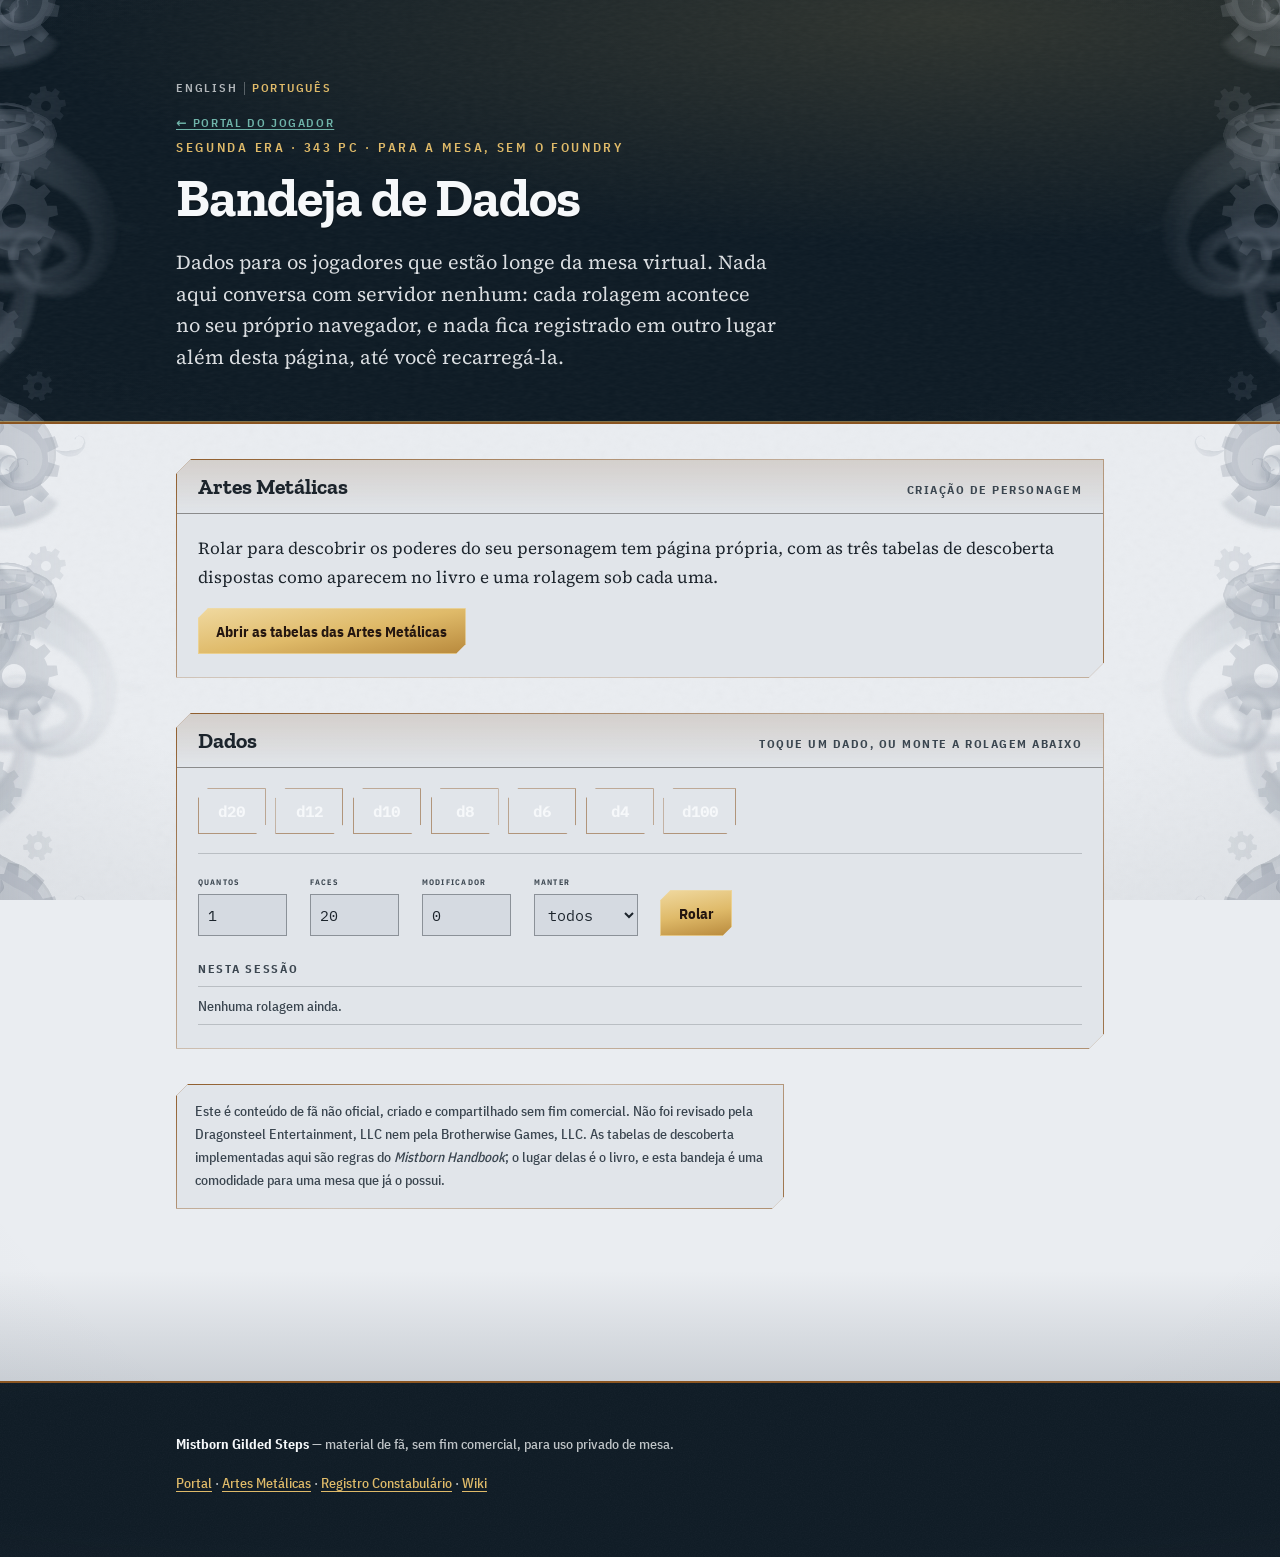
<file: docs/pt/dice-tray.html>
<!doctype html>
<html lang="pt-BR">
<head>
  <meta charset="utf-8">
  <meta name="viewport" content="width=device-width, initial-scale=1">
  <title>Bandeja de Dados — Mistborn Gilded Steps</title>
  <meta name="description" content="Bandeja de dados da mesa Mistborn Gilded Steps: dados simples e as tabelas de descoberta das Artes Metálicas da Segunda Era.">
  <meta name="color-scheme" content="light dark">
  <link rel="alternate" hreflang="en" href="https://wildpoxx.github.io/mistborn-gilded-steps/dice-tray.html">
  <link rel="alternate" hreflang="pt-BR" href="https://wildpoxx.github.io/mistborn-gilded-steps/pt/dice-tray.html">
  <link rel="stylesheet" href="../styles/fonts.css">
  <link rel="stylesheet" href="../styles/gilded.css">
  <link rel="stylesheet" href="../styles/site.css">
</head>
<body>
  <a class="skip" href="#content">Pular para o conteúdo</a>

  <header class="tray-head">
    <div class="wrap">
      <p class="lang-switch"><a href="../dice-tray.html" hreflang="en" lang="en">English</a><span aria-current="true">Português</span></p>
      <p class="crumb"><a href="index.html">← Portal do jogador</a></p>
      <p class="kicker">Segunda Era · 343 PC · para a mesa, sem o Foundry</p>
      <h1>Bandeja de Dados</h1>
      <p class="lead">
        Dados para os jogadores que estão longe da mesa virtual. Nada aqui conversa com servidor
        nenhum: cada rolagem acontece no seu próprio navegador, e nada fica registrado em outro
        lugar além desta página, até você recarregá-la.
      </p>
    </div>
  </header>

  <main id="content">
    <div class="wrap">

      <section class="tool" aria-labelledby="t-path">
        <header>
          <h2 id="t-path">Artes Metálicas</h2>
          <span class="hint">Criação de personagem</span>
        </header>
        <div class="tool-body">
          <p style="margin-top:0">
            Rolar para descobrir os poderes do seu personagem tem página própria, com as três
            tabelas de descoberta dispostas como aparecem no livro e uma rolagem sob cada uma.
          </p>
          <div class="dice-row">
            <a class="btn" href="metallic-arts.html">Abrir as tabelas das Artes Metálicas</a>
          </div>
        </div>
      </section>

      <!-- ─────────────────────── PLAIN DICE ─────────────────── -->
      <section class="tool" aria-labelledby="t-dice">
        <header>
          <h2 id="t-dice">Dados</h2>
          <span class="hint">Toque um dado, ou monte a rolagem abaixo</span>
        </header>
        <div class="tool-body">
          <div class="dice-row" id="quick">
            <button class="die" data-sides="20">d20</button>
            <button class="die" data-sides="12">d12</button>
            <button class="die" data-sides="10">d10</button>
            <button class="die" data-sides="8">d8</button>
            <button class="die" data-sides="6">d6</button>
            <button class="die" data-sides="4">d4</button>
            <button class="die" data-sides="100">d100</button>
          </div>

          <div class="controls">
            <div class="control">
              <label for="count">Quantos</label>
              <input type="number" id="count" value="1" min="1" max="30" step="1">
            </div>
            <div class="control">
              <label for="sides">Faces</label>
              <input type="number" id="sides" value="20" min="2" max="1000" step="1">
            </div>
            <div class="control">
              <label for="mod">Modificador</label>
              <input type="number" id="mod" value="0" step="1">
            </div>
            <div class="control">
              <label for="keep">Manter</label>
              <select id="keep">
                <option value="all">todos</option>
                <option value="high">o maior</option>
                <option value="low">o menor</option>
              </select>
            </div>
            <button class="btn" id="roll">Rolar</button>
          </div>

          <div class="result" id="result" hidden aria-live="polite"></div>

          <div class="log">
            <h3>Nesta sessão</h3>
            <ol id="log"><li class="empty">Nenhuma rolagem ainda.</li></ol>
          </div>
        </div>
      </section>

      <p class="disclaimer">
        Este é conteúdo de fã não oficial, criado e compartilhado sem fim comercial. Não foi
        revisado pela Dragonsteel Entertainment, LLC nem pela Brotherwise Games, LLC. As tabelas de
        descoberta implementadas aqui são regras do <em>Mistborn Handbook</em>; o lugar delas é o
        livro, e esta bandeja é uma comodidade para uma mesa que já o possui.
      </p>
    </div>
  </main>

  <div class="mist" aria-hidden="true"></div>

  <footer>
    <div class="wrap">
      <p><strong>Mistborn Gilded Steps</strong> — material de fã, sem fim comercial, para uso privado de mesa.</p>
      <p>
        <a href="index.html">Portal</a> ·
        <a href="metallic-arts.html">Artes Metálicas</a> ·
        <a href="constabulary-record.html">Registro Constabulário</a> ·
        <a href="https://github.com/WildPoxx/mistborn-gilded-steps/blob/main/wiki/Home.md">Wiki</a>
      </p>
    </div>
  </footer>

<script>
(function () {
  "use strict";

  /* Rolls use crypto when the browser offers it, so the tray is not
     noticeably biased over a campaign's worth of character creation. */
  function d(sides) {
    var c = window.crypto || window.msCrypto;
    if (c && c.getRandomValues) {
      var limit = Math.floor(4294967296 / sides) * sides, v = new Uint32Array(1);
      do { c.getRandomValues(v); } while (v[0] >= limit);
      return (v[0] % sides) + 1;
    }
    return Math.floor(Math.random() * sides) + 1;
  }

  /* ── Plain dice ─────────────────────────────────────────── */

  var elResult = document.getElementById("result");
  var elLog = document.getElementById("log");
  var count = 0;

  function log(line) {
    if (count === 0) elLog.innerHTML = "";
    count++;
    var li = document.createElement("li");
    li.innerHTML = "<b>" + count + ".</b> ";
    li.appendChild(document.createTextNode(line));
    elLog.insertBefore(li, elLog.firstChild);
  }

  function show(total, detail) {
    elResult.innerHTML = "";
    var t = document.createElement("div"); t.className = "total"; t.textContent = total;
    var x = document.createElement("div"); x.className = "detail"; x.textContent = detail;
    elResult.appendChild(t); elResult.appendChild(x);
    elResult.hidden = false;
  }

  function roll(n, sides, mod, keep) {
    var out = [], i;
    for (i = 0; i < n; i++) out.push(d(sides));
    var used = out.slice();
    if (keep === "high") used = [Math.max.apply(null, out)];
    if (keep === "low")  used = [Math.min.apply(null, out)];
    var sum = used.reduce(function (a, b) { return a + b; }, 0) + mod;
    var label = n + "d" + sides + (mod ? (mod > 0 ? "+" + mod : mod) : "")
              + (keep === "high" ? " manter o maior" : keep === "low" ? " manter o menor" : "");
    var detail = label + "  →  [" + out.join(", ") + "]"
               + (keep !== "all" ? "  kept " + used[0] : "")
               + (mod ? "  " + (mod > 0 ? "+" : "") + mod : "");
    show(sum, detail);
    log(label + " = " + sum + "  [" + out.join(", ") + "]");
  }

  Array.prototype.forEach.call(document.querySelectorAll("#quick .die"), function (b) {
    b.addEventListener("click", function () {
      var s = parseInt(b.getAttribute("data-sides"), 10);
      document.getElementById("sides").value = s;
      roll(1, s, 0, "all");
    });
  });

  document.getElementById("roll").addEventListener("click", function () {
    var n = Math.min(30, Math.max(1, parseInt(document.getElementById("count").value, 10) || 1));
    var s = Math.min(1000, Math.max(2, parseInt(document.getElementById("sides").value, 10) || 20));
    var m = parseInt(document.getElementById("mod").value, 10) || 0;
    roll(n, s, m, document.getElementById("keep").value);
  });
})();
</script>
</body>
</html>
</file>
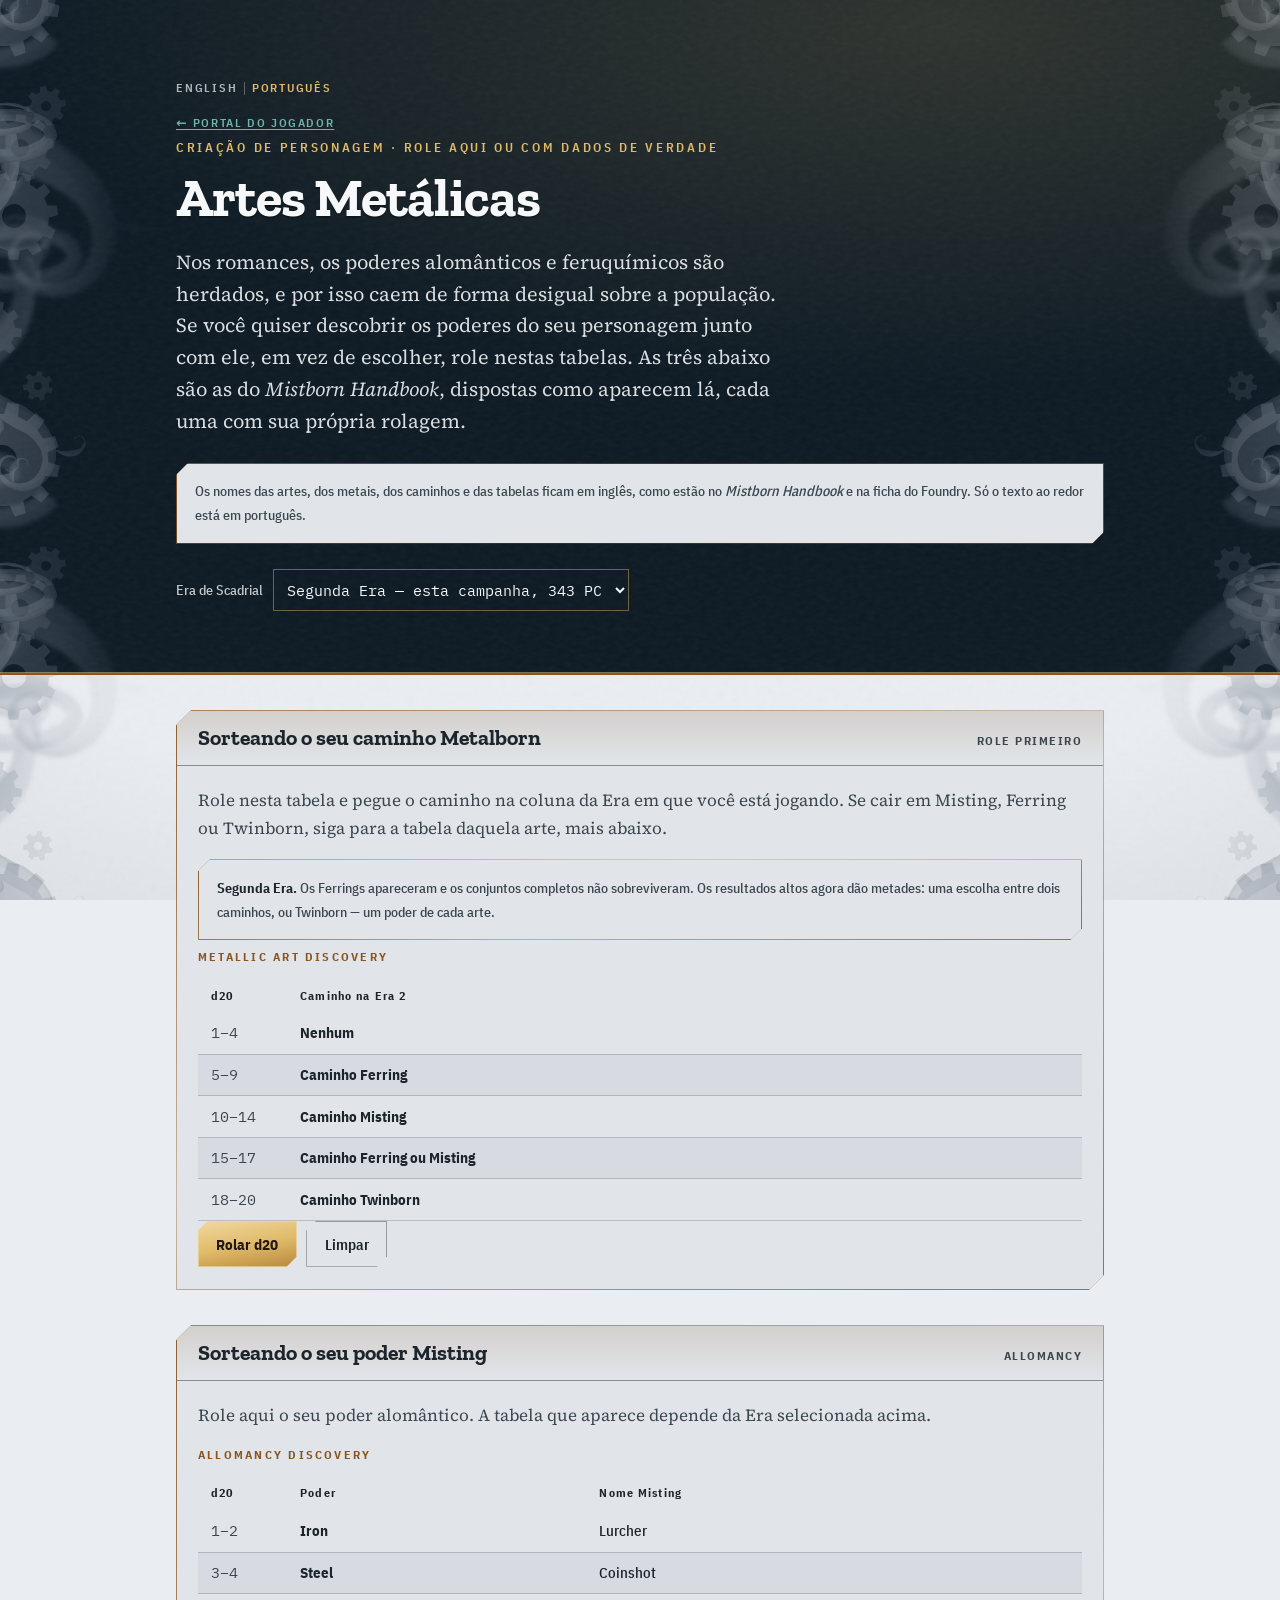
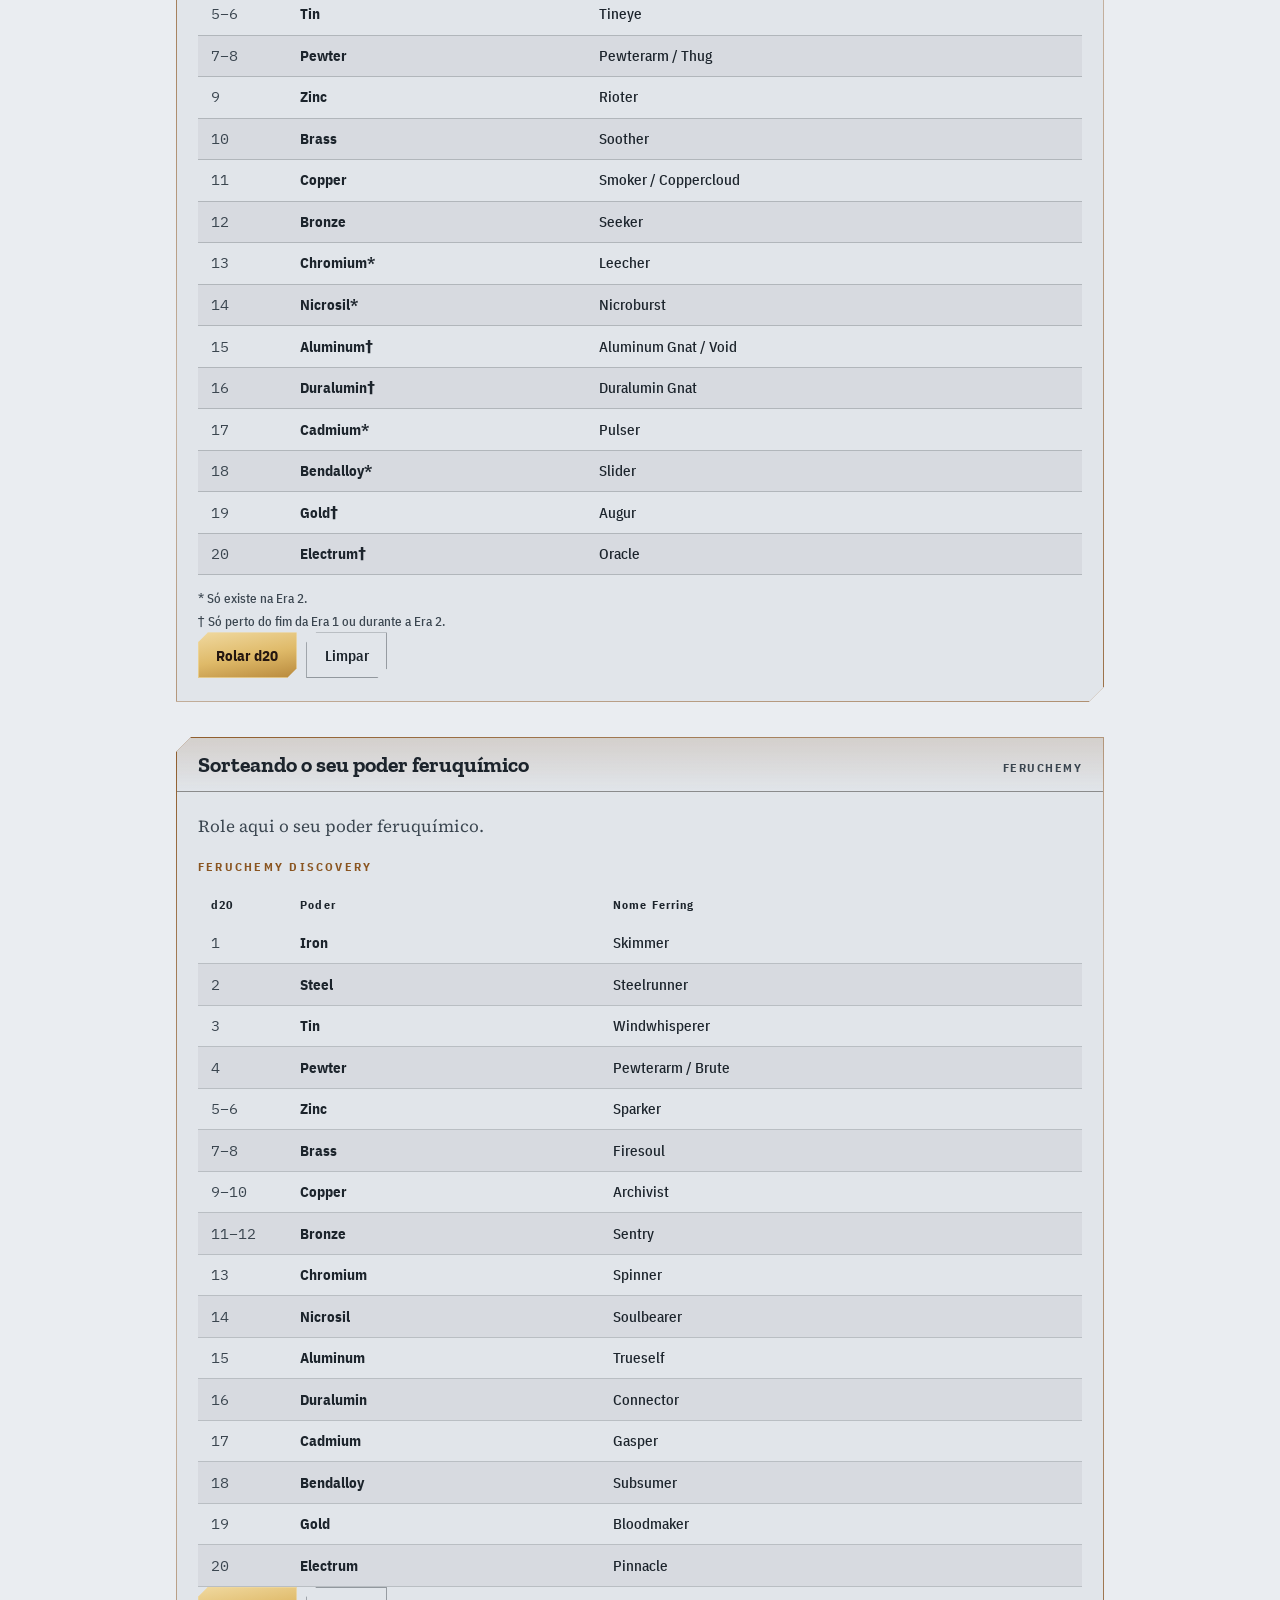
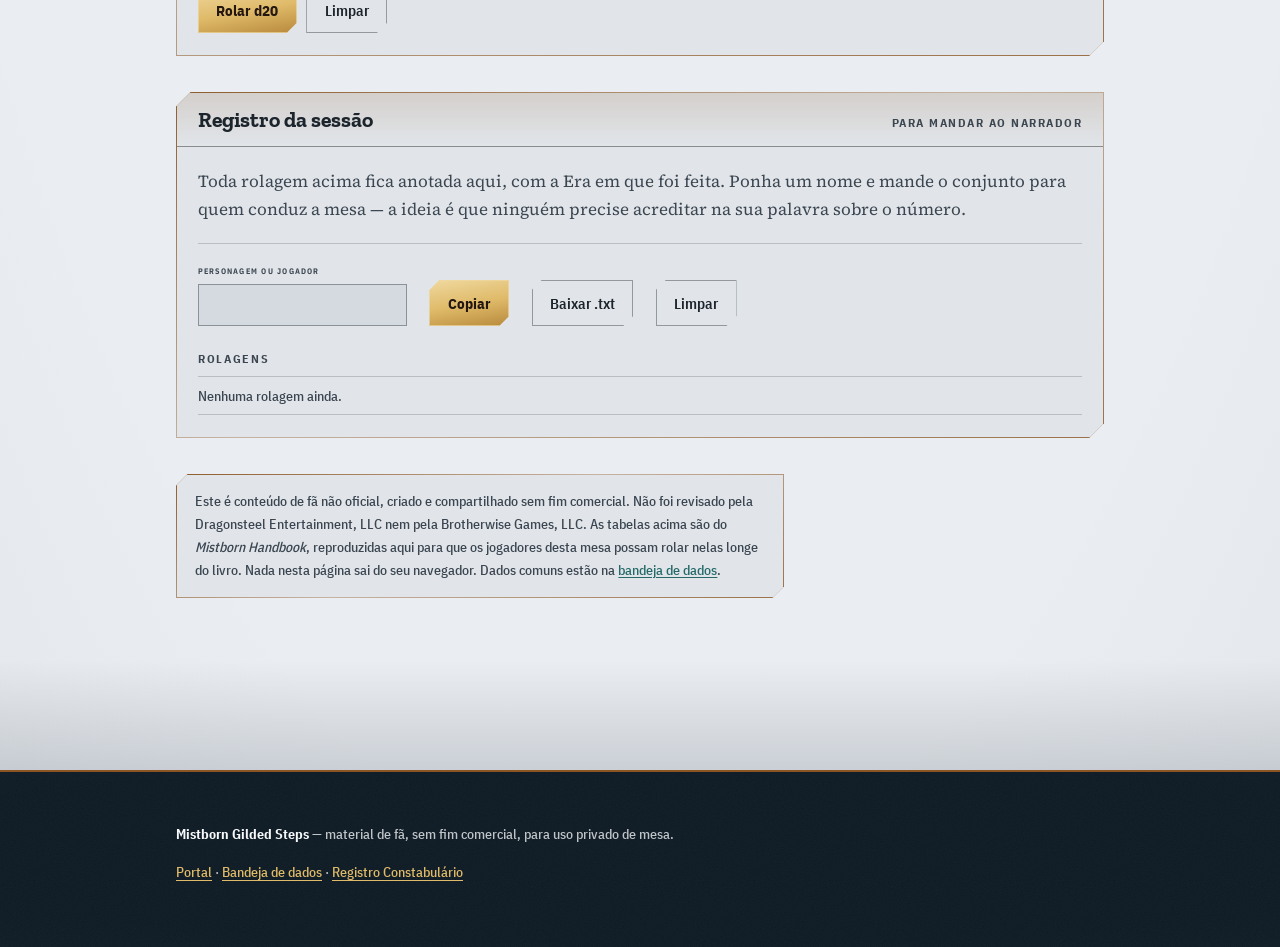
<file: docs/pt/metallic-arts.html>
<!doctype html>
<html lang="pt-BR">
<head>
  <meta charset="utf-8">
  <meta name="viewport" content="width=device-width, initial-scale=1">
  <title>Artes Metálicas — Determinação Aleatória — Mistborn Gilded Steps</title>
  <meta name="description" content="As tabelas de descoberta de Arte Metálica, Alomancia e Feruquimia, cada uma com seu rolador, para sortear o caminho Metalborn na criação de personagem.">
  <meta name="color-scheme" content="light dark">
  <link rel="alternate" hreflang="en" href="https://wildpoxx.github.io/mistborn-gilded-steps/metallic-arts.html">
  <link rel="alternate" hreflang="pt-BR" href="https://wildpoxx.github.io/mistborn-gilded-steps/pt/metallic-arts.html">
  <link rel="stylesheet" href="../styles/fonts.css">
  <link rel="stylesheet" href="../styles/gilded.css">
  <link rel="stylesheet" href="../styles/site.css">
</head>
<body>
  <a class="skip" href="#content">Pular para o conteúdo</a>

  <header class="tray-head">
    <div class="wrap">
      <p class="lang-switch"><a href="../metallic-arts.html" hreflang="en" lang="en">English</a><span aria-current="true">Português</span></p>
      <p class="crumb"><a href="index.html">← Portal do jogador</a></p>
      <p class="kicker">Criação de personagem · role aqui ou com dados de verdade</p>
      <h1>Artes Metálicas</h1>
      <p class="lead">
        Nos romances, os poderes alomânticos e feruquímicos são herdados, e por isso caem de forma
        desigual sobre a população. Se você quiser descobrir os poderes do seu personagem junto com
        ele, em vez de escolher, role nestas tabelas. As três abaixo são as do
        <em>Mistborn Handbook</em>, dispostas como aparecem lá, cada uma com sua própria rolagem.
      </p>
      <p class="notice">
        Os nomes das artes, dos metais, dos caminhos e das tabelas ficam em inglês, como estão no
        <em>Mistborn Handbook</em> e na ficha do Foundry. Só o texto ao redor está em português.
      </p>
      <p class="era">
        <label for="era">Era de Scadrial</label>
        <select id="era">
          <option value="2" selected>Segunda Era — esta campanha, 343 PC</option>
          <option value="1">Primeira Era</option>
        </select>
      </p>
    </div>
  </header>

  <main id="content">
    <div class="wrap">

      <!-- ───────────────── 1. METALLIC ART DISCOVERY ───────────────── -->
      <section class="tool" aria-labelledby="t1">
        <header>
          <h2 id="t1">Sorteando o seu caminho Metalborn</h2>
          <span class="hint">Role primeiro</span>
        </header>
        <div class="tool-body">
          <p class="muted" style="margin-top:0">
            Role nesta tabela e pegue o caminho na coluna da Era em que você está jogando. Se cair
            em Misting, Ferring ou Twinborn, siga para a tabela daquela arte, mais abaixo.
          </p>
          <p class="notice era-note e1">
            <strong>Regra da casa, Primeira Era.</strong> O narrador daquela mesa alargou o Misting e
            deixou os conjuntos completos raros: <b>5–18 Misting, 19 Mistborn, 20 Feruchemist</b>. A
            distribuição do próprio Handbook é 5–14 Misting, 15–17 Mistborn, 18–20 Feruchemist — 15%
            de chance de cada conjunto completo, contra 5% aqui. Não despertar nada continua em 1–4.
            A coluna da Segunda Era é a do livro, sem alteração.
          </p>
          <p class="notice era-note e1">
            <strong>Primeira Era.</strong> Não existem Ferrings nem Twinborn — isso é coisa de depois
            do Catacendre. Aqui um resultado alto entrega o pacote inteiro: 15–17 é Mistborn de
            verdade, todos os metais alomânticos, e 18–20 é Feruchemist completo.
          </p>
          <p class="notice era-note e2">
            <strong>Segunda Era.</strong> Os Ferrings apareceram e os conjuntos completos não
            sobreviveram. Os resultados altos agora dão metades: uma escolha entre dois caminhos, ou
            Twinborn — um poder de cada arte.
          </p>

          <table class="rolltable" id="tbl-path">
            <caption>Metallic Art Discovery <span class="tag e1">regra da casa</span></caption>
            <thead>
              <tr><th scope="col">d20</th><th scope="col" class="e1">Caminho na Era 1</th><th scope="col" class="e2">Caminho na Era 2</th></tr>
            </thead>
            <!-- Cada era tem a sua faixa de d20, entao cada uma tem o seu tbody.
                 O de Era 1 e regra da casa; o de Era 2 e o do livro. -->
            <tbody class="e1">
              <tr data-lo="1"  data-hi="4"><td>1–4</td><td class="name e1">Nenhum</td></tr>
              <tr data-lo="5"  data-hi="18"><td>5–18</td><td class="name e1">Caminho Misting</td></tr>
              <tr data-lo="19" data-hi="19"><td>19</td><td class="name e1">Caminho Mistborn</td></tr>
              <tr data-lo="20" data-hi="20"><td>20</td><td class="name e1">Caminho Feruchemist</td></tr>
            </tbody>
            <tbody class="e2">
              <tr data-lo="1"  data-hi="4"><td>1–4</td><td class="name e2">Nenhum</td></tr>
              <tr data-lo="5"  data-hi="9"><td>5–9</td><td class="name e2">Caminho Ferring</td></tr>
              <tr data-lo="10" data-hi="14"><td>10–14</td><td class="name e2">Caminho Misting</td></tr>
              <tr data-lo="15" data-hi="17"><td>15–17</td><td class="name e2">Caminho Ferring ou Misting</td></tr>
              <tr data-lo="18" data-hi="20"><td>18–20</td><td class="name e2">Caminho Twinborn</td></tr>
            </tbody>
          </table>

          <div class="roll-bar">
            <button class="btn" data-roll="path">Rolar d20</button>
            <button class="btn ghost" data-clear="path" type="button">Limpar</button>
          </div>
          <div class="outcome" id="out-path" hidden aria-live="polite"></div>
        </div>
      </section>

      <!-- ───────────────── 2. ALLOMANCY DISCOVERY ───────────────── -->
      <section class="tool" aria-labelledby="t2">
        <header>
          <h2 id="t2">Sorteando o seu poder Misting</h2>
          <span class="hint">Allomancy</span>
        </header>
        <div class="tool-body">
          <p class="muted" style="margin-top:0">
            Role aqui o seu poder alomântico. A tabela que aparece depende da Era selecionada acima.
          </p>
          <p class="notice era-note e1">
            <strong>Regra da casa, Primeira Era.</strong> Aquela mesa joga só com os oito metais
            básicos, num <b>d12</b>. Cromo, nicrosil, cádmio e bendalloy ficam de fora porque não
            tinham sido descobertos nesta era. Alumínio, duralumínio, ouro e electrum ficam de fora
            por decisão do narrador: eram o segredo do Ministério de Aço, e dão trabalho na mesa. Os
            God Metals desta era — átium, malatium, lerasium — nunca estiveram nesta tabela; não se
            rola por eles. A tabela da Segunda Era, abaixo, é a dos dezesseis do livro, sem alteração.
          </p>

          <table class="rolltable" id="tbl-allo">
            <caption>Allomancy Discovery <span class="tag e1">regra da casa</span></caption>
            <thead>
              <tr><th scope="col" class="e1">d12</th><th scope="col" class="e2">d20</th><th scope="col">Poder</th><th scope="col">Nome Misting</th></tr>
            </thead>
            <!-- Era 1: apenas os metais basicos, por regra da casa, num d12.
                 Era 2: a tabela do livro, no d20. -->
            <tbody class="e1">
              <tr data-lo="1" data-hi="2"><td>1–2</td><td class="name">Iron</td><td>Lurcher</td></tr>
              <tr data-lo="3" data-hi="4"><td>3–4</td><td class="name">Steel</td><td>Coinshot</td></tr>
              <tr data-lo="5" data-hi="6"><td>5–6</td><td class="name">Tin</td><td>Tineye</td></tr>
              <tr data-lo="7" data-hi="8"><td>7–8</td><td class="name">Pewter</td><td>Pewterarm / Thug</td></tr>
              <tr data-lo="9" data-hi="9"><td>9</td><td class="name">Zinc</td><td>Rioter</td></tr>
              <tr data-lo="10" data-hi="10"><td>10</td><td class="name">Brass</td><td>Soother</td></tr>
              <tr data-lo="11" data-hi="11"><td>11</td><td class="name">Copper</td><td>Smoker / Coppercloud</td></tr>
              <tr data-lo="12" data-hi="12"><td>12</td><td class="name">Bronze</td><td>Seeker</td></tr>
            </tbody>
            <tbody class="e2">
              <tr data-lo="1"  data-hi="2"><td>1–2</td><td class="name">Iron</td><td>Lurcher</td></tr>
              <tr data-lo="3"  data-hi="4"><td>3–4</td><td class="name">Steel</td><td>Coinshot</td></tr>
              <tr data-lo="5"  data-hi="6"><td>5–6</td><td class="name">Tin</td><td>Tineye</td></tr>
              <tr data-lo="7"  data-hi="8"><td>7–8</td><td class="name">Pewter</td><td>Pewterarm / Thug</td></tr>
              <tr data-lo="9"  data-hi="9"><td>9</td><td class="name">Zinc</td><td>Rioter</td></tr>
              <tr data-lo="10" data-hi="10"><td>10</td><td class="name">Brass</td><td>Soother</td></tr>
              <tr data-lo="11" data-hi="11"><td>11</td><td class="name">Copper</td><td>Smoker / Coppercloud</td></tr>
              <tr data-lo="12" data-hi="12"><td>12</td><td class="name">Bronze</td><td>Seeker</td></tr>
              <tr data-lo="13" data-hi="13" data-era2><td>13</td><td class="name">Chromium* <span class="tag e1">não existe na Era 1</span></td><td>Leecher</td></tr>
              <tr data-lo="14" data-hi="14" data-era2><td>14</td><td class="name">Nicrosil* <span class="tag e1">não existe na Era 1</span></td><td>Nicroburst</td></tr>
              <tr data-lo="15" data-hi="15" data-late><td>15</td><td class="name">Aluminum† <span class="tag e1">suprimido</span></td><td>Aluminum Gnat / Void</td></tr>
              <tr data-lo="16" data-hi="16" data-late><td>16</td><td class="name">Duralumin† <span class="tag e1">suprimido</span></td><td>Duralumin Gnat</td></tr>
              <tr data-lo="17" data-hi="17" data-era2><td>17</td><td class="name">Cadmium* <span class="tag e1">não existe na Era 1</span></td><td>Pulser</td></tr>
              <tr data-lo="18" data-hi="18" data-era2><td>18</td><td class="name">Bendalloy* <span class="tag e1">não existe na Era 1</span></td><td>Slider</td></tr>
              <tr data-lo="19" data-hi="19" data-late><td>19</td><td class="name">Gold† <span class="tag e1">suprimido</span></td><td>Augur</td></tr>
              <tr data-lo="20" data-hi="20" data-late><td>20</td><td class="name">Electrum† <span class="tag e1">suprimido</span></td><td>Oracle</td></tr>
            </tbody>
          </table>
          <p class="table-foot e2">
            <span>* Só existe na Era 2.</span>
            <span>† Só perto do fim da Era 1 ou durante a Era 2.</span>
          </p>

          <div class="roll-bar">
            <button class="btn" data-roll="allo"><span class="e1">Rolar d12</span><span class="e2">Rolar d20</span></button>
            <button class="btn ghost" data-clear="allo" type="button">Limpar</button>
          </div>
          <div class="outcome" id="out-allo" hidden aria-live="polite"></div>
        </div>
      </section>

      <!-- ───────────────── 3. FERUCHEMY DISCOVERY ───────────────── -->
      <section class="tool" aria-labelledby="t3">
        <header>
          <h2 id="t3">Sorteando o seu poder feruquímico</h2>
          <span class="hint">Feruchemy</span>
        </header>
        <div class="tool-body">
          <p class="muted e2" style="margin-top:0">Role aqui o seu poder feruquímico.</p>
          <p class="notice era-note e1">
            <strong>Primeira Era — não há o que rolar.</strong> Um feruquimista desta era trabalha
            todos os metais feruquímicos, não um deles. Não existe tabela aqui porque não existe
            escolha a fazer: a rolagem de caminho lá em cima já entregou o conjunto inteiro. A tabela
            aparece na Segunda Era, onde cada Ferring fica com um metal só.
          </p>

          <table class="rolltable e2" id="tbl-feru">
            <caption>Feruchemy Discovery</caption>
            <thead>
              <tr><th scope="col">d20</th><th scope="col">Poder</th><th scope="col">Nome Ferring</th></tr>
            </thead>
            <tbody>
              <tr data-lo="1"  data-hi="1"><td>1</td><td class="name">Iron</td><td>Skimmer</td></tr>
              <tr data-lo="2"  data-hi="2"><td>2</td><td class="name">Steel</td><td>Steelrunner</td></tr>
              <tr data-lo="3"  data-hi="3"><td>3</td><td class="name">Tin</td><td>Windwhisperer</td></tr>
              <tr data-lo="4"  data-hi="4"><td>4</td><td class="name">Pewter</td><td>Pewterarm / Brute</td></tr>
              <tr data-lo="5"  data-hi="6"><td>5–6</td><td class="name">Zinc</td><td>Sparker</td></tr>
              <tr data-lo="7"  data-hi="8"><td>7–8</td><td class="name">Brass</td><td>Firesoul</td></tr>
              <tr data-lo="9"  data-hi="10"><td>9–10</td><td class="name">Copper</td><td>Archivist</td></tr>
              <tr data-lo="11" data-hi="12"><td>11–12</td><td class="name">Bronze</td><td>Sentry</td></tr>
              <tr data-lo="13" data-hi="13"><td>13</td><td class="name">Chromium</td><td>Spinner</td></tr>
              <tr data-lo="14" data-hi="14"><td>14</td><td class="name">Nicrosil</td><td>Soulbearer</td></tr>
              <tr data-lo="15" data-hi="15"><td>15</td><td class="name">Aluminum</td><td>Trueself</td></tr>
              <tr data-lo="16" data-hi="16"><td>16</td><td class="name">Duralumin</td><td>Connector</td></tr>
              <tr data-lo="17" data-hi="17"><td>17</td><td class="name">Cadmium</td><td>Gasper</td></tr>
              <tr data-lo="18" data-hi="18"><td>18</td><td class="name">Bendalloy</td><td>Subsumer</td></tr>
              <tr data-lo="19" data-hi="19"><td>19</td><td class="name">Gold</td><td>Bloodmaker</td></tr>
              <tr data-lo="20" data-hi="20"><td>20</td><td class="name">Electrum</td><td>Pinnacle</td></tr>
            </tbody>
          </table>

          <div class="roll-bar e2">
            <button class="btn" data-roll="feru">Rolar d20</button>
            <button class="btn ghost" data-clear="feru" type="button">Limpar</button>
          </div>
          <div class="outcome e2" id="out-feru" hidden aria-live="polite"></div>
        </div>
      </section>

      <!-- ───────────────── REGISTRO DA SESSÃO ───────────────── -->
      <section class="tool" aria-labelledby="t-log">
        <header>
          <h2 id="t-log">Registro da sessão</h2>
          <span class="hint">Para mandar ao narrador</span>
        </header>
        <div class="tool-body">
          <p class="muted" style="margin-top:0">
            Toda rolagem acima fica anotada aqui, com a Era em que foi feita. Ponha um nome e mande
            o conjunto para quem conduz a mesa — a ideia é que ninguém precise acreditar na sua
            palavra sobre o número.
          </p>
          <div class="controls">
            <div class="control">
              <label for="who">Personagem ou jogador</label>
              <input type="text" id="who" autocomplete="off" spellcheck="false">
            </div>
            <button class="btn" id="copy" type="button">Copiar</button>
            <button class="btn ghost" id="dl" type="button">Baixar .txt</button>
            <button class="btn ghost" id="wipe" type="button">Limpar</button>
          </div>
          <div class="log">
            <h3>Rolagens</h3>
            <ol id="log"><li class="empty">Nenhuma rolagem ainda.</li></ol>
          </div>
        </div>
      </section>

      <p class="disclaimer">
        Este é conteúdo de fã não oficial, criado e compartilhado sem fim comercial. Não foi
        revisado pela Dragonsteel Entertainment, LLC nem pela Brotherwise Games, LLC. As tabelas
        acima são do <em>Mistborn Handbook</em>, reproduzidas aqui para que os jogadores desta mesa
        possam rolar nelas longe do livro. Nada nesta página sai do seu navegador.
        Dados comuns estão na <a href="dice-tray.html">bandeja de dados</a>.
      </p>
    </div>
  </main>

  <div class="mist" aria-hidden="true"></div>

  <footer>
    <div class="wrap">
      <p><strong>Mistborn Gilded Steps</strong> — material de fã, sem fim comercial, para uso privado de mesa.</p>
      <p>
        <a href="index.html">Portal</a> ·
        <a href="dice-tray.html">Bandeja de dados</a> ·
        <a href="constabulary-record.html">Registro Constabulário</a>
      </p>
    </div>
  </footer>

<script>

(function () {
  "use strict";
  var T = {"kindPath": "Caminho", "kindAllo": "Alomancia", "kindFeru": "Feruquimia", "reNone": "^Nenhum", "reOr": " ou ", "aNone": "Nenhuma Arte Metálica despertou em você — o resultado mais comum na população.", "aOr": "Este resultado é uma escolha, não uma rolagem. Fique com o caminho que quiser e depois role na tabela dele, abaixo.", "aTwin": "Role nas duas tabelas abaixo: um poder alomântico e um feruquímico.", "aMistborn": "Todos os metais alomânticos, não apenas um. Não precisa de segunda rolagem.", "aFeruchemist": "Todos os metais feruquímicos, não apenas um. Não precisa de segunda rolagem.", "aNext": "Agora role na tabela {} Discovery, abaixo.", "aLate": "Marcado com † — descoberto e suprimido pelo Ministério de Aço, e conhecido só perto do fim da Era 1. Confirme com o narrador antes de ficar com ele.", "reroll": "Rolado de novo por cima de {} — não existe nesta Era.", "logEmpty": "Nenhuma rolagem ainda.", "fileTitle": "Mistborn — Artes Metálicas, determinação aleatória", "whoLabel": "Personagem ou jogador", "eraLabel": "Era", "fileFoot": "Rolado no navegador, no portal Mistborn Gilded Steps. Tabelas do Mistborn Handbook.", "fileName": "artes-metalicas", "copied": "Copiado", "copyFail": "Não deu para copiar"};
  var reNone = new RegExp(T.reNone), reOr = new RegExp(T.reOr);
  function fill(tpl, x) { return String(tpl).replace("{}", x); }

  /* Na Primeira Era a Alomancia usa d12: a mesa joga so com os metais basicos. */
  function sidesFor(kind) { return (kind === "allo" && era() === "1") ? 12 : 20; }

  function die(sides) {
    var c = window.crypto || window.msCrypto;
    if (c && c.getRandomValues) {
      var limit = Math.floor(4294967296 / sides) * sides, v = new Uint32Array(1);
      do { c.getRandomValues(v); } while (v[0] >= limit);
      return (v[0] % sides) + 1;
    }
    return Math.floor(Math.random() * sides) + 1;
  }

  var TABLES = {
    path: { table: "tbl-path", out: "out-path", label: T.kindPath },
    allo: { table: "tbl-allo", out: "out-allo", label: T.kindAllo },
    feru: { table: "tbl-feru", out: "out-feru", label: T.kindFeru }
  };
  var elEra = document.getElementById("era");
  function era() { return elEra.value; }

  function rowFor(tableId, n) {
    /* A tabela de caminho tem um tbody por era, com faixas de d20 diferentes. */
    var scope = "#" + tableId + " tbody";
    if (tableId === "tbl-path" || tableId === "tbl-allo") scope += (era() === "1" ? ".e1" : ".e2");
    var rows = document.querySelectorAll(scope + " tr");
    for (var i = 0; i < rows.length; i++) {
      if (n >= +rows[i].dataset.lo && n <= +rows[i].dataset.hi) return rows[i];
    }
    return null;
  }
  function clearHits(tableId) {
    Array.prototype.forEach.call(document.querySelectorAll("#" + tableId + " tbody tr.hit"),
      function (r) { r.classList.remove("hit"); });
  }
  function clear(kind) {
    clearHits(TABLES[kind].table);
    document.getElementById(TABLES[kind].out).hidden = true;
  }

  /* A era e um estado da pagina, nao uma bandeira escondida. Tudo o que ela
     muda esta marcado no HTML e e trocado aqui. */
  function applyEra() {
    var e = era();
    document.body.classList.toggle("era-1", e === "1");
    document.body.classList.toggle("era-2", e === "2");
    Object.keys(TABLES).forEach(clear);
    try {
      var u = new URL(window.location.href);
      u.searchParams.set("era", e);
      window.history.replaceState(null, "", u.toString());
    } catch (err) { /* file:// */ }
  }

  /* O nome do metal sem as etiquetas de disponibilidade. */
  function cleanName(td) {
    var c = td.cloneNode(true);
    Array.prototype.forEach.call(c.querySelectorAll(".tag"), function (t) { t.remove(); });
    return c.textContent.replace(/[*†]/g, "").replace(/\s+/g, " ").trim();
  }

  function readRow(kind, row) {
    if (kind === "path") {
      var c = row.querySelector(era() === "1" ? "td.e1" : "td.e2");
      return c ? c.textContent.trim() : "";
    }
    var cells = row.querySelectorAll("td");
    return cleanName(cells[1]) + " — " + cells[2].textContent.trim();
  }

  function show(kind, n, said, aside, rerolls) {
    var out = document.getElementById(TABLES[kind].out);
    out.innerHTML = "";
    var a = document.createElement("div"); a.className = "n"; a.textContent = n;
    var b = document.createElement("div");
    var s = document.createElement("div"); s.className = "said"; s.textContent = said;
    b.appendChild(s);
    if (rerolls && rerolls.length) {
      var r = document.createElement("span"); r.className = "aside";
      r.textContent = fill(T.reroll, rerolls.join(", ")); b.appendChild(r);
    }
    if (aside) { var x = document.createElement("span"); x.className = "aside"; x.textContent = aside; b.appendChild(x); }
    out.appendChild(a); out.appendChild(b);
    out.hidden = false;
  }

  /* ── Registro da sessao ─────────────────────────────────────────────── */
  var entries = [];
  var elLog = document.getElementById("log");

  function render() {
    elLog.innerHTML = "";
    if (!entries.length) {
      var li = document.createElement("li"); li.className = "empty";
      li.textContent = T.logEmpty; elLog.appendChild(li); return;
    }
    entries.forEach(function (en, i) {
      var li = document.createElement("li");
      var b = document.createElement("b"); b.textContent = (i + 1) + ".";
      li.appendChild(b); li.appendChild(document.createTextNode(" " + en.line));
      elLog.appendChild(li);
    });
  }

  function eraShort() { return elEra.options[elEra.selectedIndex].textContent.split("—")[0].trim(); }

  function record(kind, n, said, aside, rerolls) {
    entries.push({
      line: "[" + eraShort() + "] " + TABLES[kind].label + " · d" + sidesFor(kind) + " " + n + " · " + said,
      aside: aside, rerolls: (rerolls || []).slice()
    });
    render();
  }

  function asText() {
    var who = (document.getElementById("who").value || "").trim();
    var out = [T.fileTitle, ""];
    if (who) out.push(T.whoLabel + ": " + who);
    out.push(T.eraLabel + ": " + elEra.options[elEra.selectedIndex].textContent.trim());
    out.push(new Date().toLocaleString());
    out.push("");
    if (!entries.length) out.push(T.logEmpty);
    entries.forEach(function (en, i) {
      out.push((i + 1) + ". " + en.line);
      if (en.rerolls.length) out.push("   " + fill(T.reroll, en.rerolls.join(", ")));
      if (en.aside) out.push("   " + en.aside);
    });
    out.push("", T.fileFoot);
    return out.join("\n");
  }

  function flash(btn, msg) {
    var old = btn.textContent; btn.textContent = msg;
    setTimeout(function () { btn.textContent = old; }, 1400);
  }

  function roll(kind) {
    var cfg = TABLES[kind];
    clearHits(cfg.table);
    var sides = sidesFor(kind);
    var n, row, rerolls = [], guard = 0;
    do {
      n = die(sides);
      row = rowFor(cfg.table, n);
      if (kind === "allo" && era() === "1" && row.hasAttribute("data-era2")) {
        rerolls.push(n); guard++; continue;
      }
      break;
    } while (guard < 50);

    row.classList.add("hit");
    var said = readRow(kind, row), aside = "";
    if (kind === "path") {
      if (reNone.test(said)) aside = T.aNone;
      else if (reOr.test(said)) aside = T.aOr;
      else if (/Twinborn/.test(said)) aside = T.aTwin;
      else if (/Mistborn/.test(said)) aside = T.aMistborn;
      else if (/Feruchemist/.test(said)) aside = T.aFeruchemist;
      else aside = fill(T.aNext, /Ferring/.test(said) ? "Feruchemy" : "Allomancy");
    } else if (kind === "allo" && era() === "1" && row.hasAttribute("data-late")) {
      aside = T.aLate;
    }
    show(kind, n, said, aside, rerolls);
    record(kind, n, said, aside, rerolls);
  }

  Array.prototype.forEach.call(document.querySelectorAll("[data-roll]"), function (b) {
    b.addEventListener("click", function () { roll(b.getAttribute("data-roll")); });
  });
  Array.prototype.forEach.call(document.querySelectorAll("[data-clear]"), function (b) {
    b.addEventListener("click", function () { clear(b.getAttribute("data-clear")); });
  });

  document.getElementById("copy").addEventListener("click", function () {
    var txt = asText(), btn = this;
    if (navigator.clipboard && navigator.clipboard.writeText) {
      navigator.clipboard.writeText(txt).then(function () { flash(btn, T.copied); },
                                              function () { flash(btn, T.copyFail); });
    } else {
      var ta = document.createElement("textarea");
      ta.value = txt; document.body.appendChild(ta); ta.select();
      try { document.execCommand("copy"); flash(btn, T.copied); } catch (e) { flash(btn, T.copyFail); }
      document.body.removeChild(ta);
    }
  });

  document.getElementById("dl").addEventListener("click", function () {
    var who = (document.getElementById("who").value || "").trim()
      .replace(/[^\w\- ]+/g, "").replace(/\s+/g, "-").toLowerCase();
    var blob = new Blob([asText()], { type: "text/plain;charset=utf-8" });
    var url = URL.createObjectURL(blob);
    var a = document.createElement("a");
    a.href = url; a.download = T.fileName + (who ? "-" + who : "") + ".txt";
    document.body.appendChild(a); a.click(); document.body.removeChild(a);
    setTimeout(function () { URL.revokeObjectURL(url); }, 2000);
  });

  document.getElementById("wipe").addEventListener("click", function () {
    entries = []; render(); Object.keys(TABLES).forEach(clear);
  });

  elEra.addEventListener("change", applyEra);

  /* Um link pode carregar a era: ?era=1 abre direto na Primeira Era. */
  try {
    var q = new URL(window.location.href).searchParams.get("era");
    if (q === "1" || q === "2") elEra.value = q;
  } catch (err) { /* ignora */ }
  applyEra();
  render();
})();

</script>
</body>
</html>
</file>
<file: docs/styles/fonts.css>
/*
 * Mistborn Gilded Steps — typefaces
 * Version 1.0. Loaded before gilded.css.
 *
 * Four families, all served from this repository's own ../fonts/ folder: no
 * CDN, no remote request, nothing for a reader's browser to phone home to.
 * The stack this replaces named Windows faces first (Rockwell, Baskerville
 * Old Face, Bahnschrift), so the site only looked designed on Windows and
 * fell back to Georgia everywhere else.
 *
 * Zilla Slab              headings — a slab with a squared, industrial cut
 * Source Serif 4          running text — holds a long paragraph on screen
 * IBM Plex Sans Condensed labels, buttons, small caps — the bureaucratic voice
 * IBM Plex Mono           record fields and dice results — fixed columns
 *
 * All four under the SIL Open Font Licence 1.1. See ../fonts/LICENSES.md.
 * Latin subset only, which covers English and Portuguese.
 */

@font-face { font-family: "Zilla Slab"; font-style: normal; font-weight: 700; font-display: swap;
  src: url("../fonts/zilla-slab-latin-700-normal.woff2") format("woff2"); }

@font-face { font-family: "Source Serif 4"; font-style: normal; font-weight: 400; font-display: swap;
  src: url("../fonts/source-serif-4-latin-400-normal.woff2") format("woff2"); }
@font-face { font-family: "Source Serif 4"; font-style: italic; font-weight: 400; font-display: swap;
  src: url("../fonts/source-serif-4-latin-400-italic.woff2") format("woff2"); }
@font-face { font-family: "Source Serif 4"; font-style: normal; font-weight: 600; font-display: swap;
  src: url("../fonts/source-serif-4-latin-600-normal.woff2") format("woff2"); }

@font-face { font-family: "IBM Plex Sans Condensed"; font-style: normal; font-weight: 500; font-display: swap;
  src: url("../fonts/ibm-plex-sans-condensed-latin-500-normal.woff2") format("woff2"); }
@font-face { font-family: "IBM Plex Sans Condensed"; font-style: normal; font-weight: 600; font-display: swap;
  src: url("../fonts/ibm-plex-sans-condensed-latin-600-normal.woff2") format("woff2"); }
@font-face { font-family: "IBM Plex Sans Condensed"; font-style: normal; font-weight: 700; font-display: swap;
  src: url("../fonts/ibm-plex-sans-condensed-latin-700-normal.woff2") format("woff2"); }

@font-face { font-family: "IBM Plex Mono"; font-style: normal; font-weight: 400; font-display: swap;
  src: url("../fonts/ibm-plex-mono-latin-400-normal.woff2") format("woff2"); }
@font-face { font-family: "IBM Plex Mono"; font-style: normal; font-weight: 500; font-display: swap;
  src: url("../fonts/ibm-plex-mono-latin-500-normal.woff2") format("woff2"); }
</file>
<file: docs/styles/gilded.css>
/*
 * Mistborn Gilded Steps — the site's visual system
 * Version 2.0 — Zinco in the dark, Platina in the light.
 *
 * NOT WRITTEN BY HAND. The gear-and-mist tiles below were lifted verbatim from
 * modules/mistborn-gilded-steps-theme/styles/mistborn-gilded-steps-theme.css,
 * which generates them from tools/grafismo.py. The site and the Foundry sheet
 * carry the same drawing, not an imitation of it.
 *
 * The dark ground is the module's Zinco theme — the steel of Dion Rook's sheet.
 * The light ground is Platina. Both keep brass as the one accent; in the light
 * theme it deepens to bronze, because gold on pale paper cannot hold contrast.
 *
 * To change the drawing, change the generator in the module, regenerate that
 * stylesheet, and re-extract. Editing a data: URI by hand is like editing a
 * JPEG in Notepad.
 *
 * No image files, no remote fonts, no network calls.
 */

:root {
  /* Brass — the one accent that carries action and distinction. */
  --mgs-metal:        #dfba69;
  --mgs-metal-deep:   #8a5521;
  --mgs-metal-bright: #f0d9a0;

  /* Zinc: the dark ground. */
  --mgs-zinco-700: #2a4c64;
  --mgs-zinco-800: #1c3546;
  --mgs-zinco-850: #172c3a;
  --mgs-zinco-900: #12232f;
  --mgs-zinco-950: #0d1a24;
  --mgs-zinco-990: #071219;
  --mgs-zinco-line: #6f9bb8;

  /* Platinum: the light ground. */
  --mgs-platina:        #eaedf1;
  --mgs-platina-claro:  #f6f8fa;
  --mgs-platina-fundo:  #c3cad4;
  --mgs-platina-painel: #e1e5ea;
  --mgs-platina-sombra: #d5dae1;
  --mgs-linha-aco:      #4b535f;
  --mgs-tinta:          #1c242c;
  --mgs-tinta-sub:      #3b4650;
  --mgs-tinta-fraca:    #5d6875;

  /* State and focus. */
  --mgs-verdigris:        #4e8d85;
  --mgs-verdigris-deep:   #256a68;
  --mgs-verdigris-bright: #6fb3a9;
  --mgs-ember:            #c35d3c;
  --mgs-ember-deep:       #9e4623;
  --mgs-ember-bright:     #d68258;
  --mgs-danger:           #a43d36;
  --mgs-danger-bright:    #d4796f;
  --mgs-success:          #487867;

  /* Type. System stacks only. */
  --mgs-font-ui:      "Bahnschrift", "Aptos", "Segoe UI", system-ui, sans-serif;
  --mgs-font-prose:   "Baskerville Old Face", "Book Antiqua", Georgia, serif;
  --mgs-font-display: "Rockwell", "Rockwell Extra Bold", "Roboto Slab", Georgia, serif;
  --mgs-font-mono:    "Cascadia Mono", Consolas, ui-monospace, monospace;
}

/* ── The two grounds ───────────────────────────────────── */

:root {
  color-scheme: light dark;

  --ground:      var(--mgs-platina);
  --ground-deep: var(--mgs-platina-fundo);
  --plate:       var(--mgs-platina-painel);
  --plate-sunk:  var(--mgs-platina-sombra);
  --ink:         var(--mgs-tinta);
  --ink-sub:     var(--mgs-tinta-sub);
  --ink-faint:   var(--mgs-tinta-fraca);
  --edge:        rgb(28 36 44 / 20%);
  --edge-firm:   rgb(28 36 44 / 40%);
  --accent:      var(--mgs-metal-deep);
  --accent-soft: var(--mgs-linha-aco);
  --focus:       var(--mgs-verdigris-deep);
  --link:        var(--mgs-verdigris-deep);
  --alert:       var(--mgs-ember-deep);
  --band:        var(--mgs-zinco-950);
  --band-ink:    var(--mgs-platina-claro);

  --side-l: url("data:image/svg+xml,<svg xmlns='http://www.w3.org/2000/svg' width='150' height='460' viewBox='0 0 150 460'><defs><linearGradient id='d' x1='0' y1='0' x2='1' y2='0'><stop offset='0' stop-color='white' stop-opacity='1'/><stop offset='0.42' stop-color='white' stop-opacity='0.72'/><stop offset='0.74' stop-color='white' stop-opacity='0.26'/><stop offset='1' stop-color='white' stop-opacity='0'/></linearGradient><mask id='m'><rect width='100%' height='100%' fill='url(%23d)'/></mask><filter id='b' x='-15%' y='-15%' width='130%' height='130%'><feGaussianBlur stdDeviation='2.2'/></filter><g id='mv'><path fill='%23949dab' fill-opacity='1.00' d='M50 158L52 161L53 164L54 167L55 171L56 174L55 178L53 181L51 183L49 186L46 189L44 191L41 192L38 193L34 193L31 193L29 191L29 190L32 192L34 192L37 192L40 190L41 188L43 186L44 183L44 181L44 178L43 175L44 172L45 170L46 167L47 164L48 162L49 158Z'/><path fill='%237d8795' fill-opacity='0.85' d='M50 158L52 161L53 164L54 167L55 171L56 174L55 178L53 181L51 183L49 186L46 189L44 191L41 192L38 193L34 193L31 193L29 191L29 191L31 192L34 193L37 192L40 191L43 189L45 187L46 185L48 182L49 179L49 176L50 173L50 170L50 167L50 164L50 161L50 158Z'/><path fill='%23636c79' fill-opacity='0.75' d='M50 158L52 161L53 164L54 167L55 171L56 174L55 178L53 181L51 183L49 186L46 189L44 191L41 192L38 193L34 193L31 193L29 191L29 191L31 193L34 193L37 193L40 192L43 190L46 188L48 186L50 183L52 180L53 177L54 174L54 171L53 167L53 164L52 161L50 158Z'/><path fill='%23949dab' fill-opacity='1.00' d='M160 220L165 221L170 222L175 222L180 223L185 222L190 221L194 221L199 220L203 219L208 217L212 214L214 210L216 206L216 201L214 196L210 193L205 192L201 194L198 199L197 198L200 194L205 191L211 192L215 195L218 200L219 206L218 212L216 217L212 222L208 226L203 230L197 232L191 233L185 233L179 232L173 230L168 227L163 224L159 221Z'/><path fill='%237d8795' fill-opacity='0.85' d='M160 220L165 221L170 222L175 222L180 223L185 222L190 221L194 221L199 220L203 219L208 217L212 214L214 210L216 206L216 201L214 196L210 193L205 192L201 194L198 199L197 198L200 194L205 192L211 193L215 196L217 201L218 206L216 211L214 216L210 219L205 222L201 225L196 226L190 227L185 227L180 227L174 226L169 224L164 222L159 220Z'/><path fill='%23636c79' fill-opacity='0.75' d='M160 220L165 221L170 222L175 222L180 223L185 222L190 221L194 221L199 220L203 219L208 217L212 214L214 210L216 206L216 201L214 196L210 193L205 192L201 194L198 199L198 198L201 194L205 192L210 193L214 196L216 201L217 206L215 210L212 214L208 218L204 220L199 221L195 222L190 223L185 224L180 224L175 223L170 223L165 221L160 220Z'/><path fill='%23949dab' fill-opacity='1.00' d='M74 285L72 282L70 278L69 274L68 269L67 265L67 260L67 255L70 251L72 247L75 244L79 241L83 238L87 237L92 236L96 237L100 239L103 242L104 246L104 250L103 250L103 246L102 242L99 240L95 238L92 238L88 240L85 242L83 245L81 248L80 251L79 255L79 258L78 262L77 265L77 269L76 273L76 277L76 281L76 285Z'/><path fill='%237d8795' fill-opacity='0.85' d='M74 285L72 282L70 278L69 274L68 269L67 265L67 260L67 255L70 251L72 247L75 244L79 241L83 238L87 237L92 236L96 237L100 239L103 242L104 246L104 250L103 250L104 246L102 242L99 239L96 238L92 237L88 238L84 240L81 243L78 246L76 249L74 253L73 257L72 261L72 265L72 269L72 273L73 277L74 281L75 285Z'/><path fill='%23636c79' fill-opacity='0.75' d='M74 285L72 282L70 278L69 274L68 269L67 265L67 260L67 255L70 251L72 247L75 244L79 241L83 238L87 237L92 236L96 237L100 239L103 242L104 246L104 250L103 250L104 246L103 242L100 239L96 237L92 236L87 237L83 239L79 241L76 244L73 248L71 252L69 256L68 260L68 265L69 269L70 274L71 278L73 282L75 285Z'/><path fill='%23949dab' fill-opacity='1.00' d='M8 1L8 12L8 22L8 33L10 43L11 52L14 62L17 71L21 79L26 87L32 94L38 101L45 106L52 112L61 116L69 121L79 126L89 130L99 135L108 142L118 150L127 158L136 167L144 178L150 189L155 201L159 214L160 227L159 240L156 253L151 265L144 276L135 285L125 292L113 298L101 301L89 301L77 299L65 294L56 287L48 278L43 266L42 254L45 243L54 234L65 230L76 232L84 241L86 252L79 262L68 264L59 259L60 257L69 263L78 260L83 252L82 242L75 236L65 234L57 238L51 246L49 255L50 264L55 272L62 279L70 284L80 286L89 287L98 285L107 282L115 277L121 271L126 264L130 255L132 247L133 238L132 229L130 221L126 213L121 206L116 200L109 194L102 188L94 184L85 179L76 175L67 169L58 164L48 157L38 151L29 143L20 135L11 125L3 115L-3 104L-8 92L-11 80L-14 68L-15 56L-15 44L-15 32L-13 21L-11 10L-8 -1Z'/><path fill='%237d8795' fill-opacity='0.85' d='M8 1L8 12L8 22L8 33L10 43L11 52L14 62L17 71L21 79L26 87L32 94L38 101L45 106L52 112L61 116L69 121L79 126L89 130L99 135L108 142L118 150L127 158L136 167L144 178L150 189L155 201L159 214L160 227L159 240L156 253L151 265L144 276L135 285L125 292L113 298L101 301L89 301L77 299L65 294L56 287L48 278L43 266L42 254L45 243L54 234L65 230L76 232L84 241L86 252L79 262L68 264L59 259L60 258L68 264L79 261L85 252L83 242L76 234L65 232L55 236L48 244L45 255L46 265L51 275L59 283L68 289L78 293L89 294L100 293L110 290L120 285L128 278L135 270L141 260L145 250L146 239L146 228L145 217L141 207L136 197L130 188L123 180L115 173L106 166L97 160L88 154L78 149L69 144L59 138L50 133L41 127L33 120L25 112L18 104L12 95L7 85L3 75L1 65L-1 54L-2 43L-3 32L-2 22L-1 11L0 0Z'/><path fill='%23636c79' fill-opacity='0.75' d='M8 1L8 12L8 22L8 33L10 43L11 52L14 62L17 71L21 79L26 87L32 94L38 101L45 106L52 112L61 116L69 121L79 126L89 130L99 135L108 142L118 150L127 158L136 167L144 178L150 189L155 201L159 214L160 227L159 240L156 253L151 265L144 276L135 285L125 292L113 298L101 301L89 301L77 299L65 294L56 287L48 278L43 266L42 254L45 243L54 234L65 230L76 232L84 241L86 252L79 262L68 264L59 259L59 258L68 264L79 262L85 252L84 241L76 233L65 231L54 234L46 243L43 254L44 266L49 277L56 286L66 292L77 297L89 299L101 298L112 296L123 290L133 283L141 274L148 264L153 252L155 240L156 228L155 215L151 203L146 191L140 181L132 171L123 162L114 154L105 147L95 141L86 136L76 131L66 126L57 121L49 116L41 110L34 104L28 97L22 89L17 81L13 72L10 63L8 53L6 43L5 33L5 22L5 12L6 1Z'/><path fill='%23949dab' fill-opacity='1.00' d='M96 25L87 36L74 43L62 48L50 51L37 52L25 53L13 53L1 53L-11 51L-23 49L-35 46L-47 41L-59 35L-70 24L-76 8L-70 -9L-59 -19L-47 -25L-35 -29L-23 -32L-11 -34L2 -34L14 -34L26 -32L39 -29L52 -21L55 -3L41 6L28 8L16 9L4 8L-8 6L-20 3L-31 -3L-40 -13L-39 -27L-30 -36L-18 -40L-7 -43L5 -44L17 -43L29 -38L23 -30L21 -32L26 -37L16 -40L5 -40L-6 -38L-17 -36L-26 -31L-33 -24L-33 -16L-26 -10L-16 -6L-6 -4L5 -2L16 -2L27 -4L36 -6L42 -9L40 -11L33 -13L23 -14L13 -15L2 -15L-9 -14L-19 -12L-29 -10L-39 -6L-47 -2L-53 3L-55 8L-53 12L-47 17L-38 21L-29 25L-19 27L-8 29L3 30L13 31L24 31L35 30L45 28L55 26L65 22L71 18L76 11Z'/><path fill='%237d8795' fill-opacity='0.85' d='M96 25L87 36L74 43L62 48L50 51L37 52L25 53L13 53L1 53L-11 51L-23 49L-35 46L-47 41L-59 35L-70 24L-76 8L-70 -9L-59 -19L-47 -25L-35 -29L-23 -32L-11 -34L2 -34L14 -34L26 -32L39 -29L52 -21L55 -3L41 6L28 8L16 9L4 8L-8 6L-20 3L-31 -3L-40 -13L-39 -27L-30 -36L-18 -40L-7 -43L5 -44L17 -43L29 -38L23 -30L22 -31L27 -38L17 -41L5 -42L-6 -41L-18 -38L-28 -33L-36 -26L-37 -14L-28 -7L-18 -2L-7 1L4 3L16 3L27 3L39 0L49 -6L46 -16L36 -21L25 -24L13 -25L2 -25L-10 -24L-21 -23L-32 -20L-43 -16L-53 -11L-62 -3L-66 8L-62 18L-53 26L-43 32L-32 36L-21 39L-10 41L2 42L13 43L25 42L36 42L48 40L59 37L70 33L80 27L86 18Z'/><path fill='%23636c79' fill-opacity='0.75' d='M96 25L87 36L74 43L62 48L50 51L37 52L25 53L13 53L1 53L-11 51L-23 49L-35 46L-47 41L-59 35L-70 24L-76 8L-70 -9L-59 -19L-47 -25L-35 -29L-23 -32L-11 -34L2 -34L14 -34L26 -32L39 -29L52 -21L55 -3L41 6L28 8L16 9L4 8L-8 6L-20 3L-31 -3L-40 -13L-39 -27L-30 -36L-18 -40L-7 -43L5 -44L17 -43L29 -38L23 -30L23 -31L28 -38L17 -42L5 -43L-7 -42L-18 -40L-29 -35L-38 -26L-39 -13L-30 -4L-19 1L-8 5L4 7L16 7L28 7L40 4L53 -4L51 -19L38 -27L26 -30L14 -31L2 -32L-10 -31L-22 -29L-34 -27L-46 -23L-57 -17L-68 -7L-73 8L-68 23L-57 32L-46 38L-34 43L-23 46L-11 48L1 50L13 50L25 50L37 49L49 48L61 45L73 41L85 33L93 23Z'/></g><g id='mvs'><path fill='%23949dab' fill-opacity='1.00' d='M50 158L52 161L53 164L54 167L55 171L56 174L55 178L53 181L51 183L49 186L46 189L44 191L41 192L38 193L34 193L31 193L29 191L29 190L32 192L34 192L37 192L40 190L41 188L43 186L44 183L44 181L44 178L43 175L44 172L45 170L46 167L47 164L48 162L49 158Z'/><path fill='%237d8795' fill-opacity='0.85' d='M50 158L52 161L53 164L54 167L55 171L56 174L55 178L53 181L51 183L49 186L46 189L44 191L41 192L38 193L34 193L31 193L29 191L29 191L31 192L34 193L37 192L40 191L43 189L45 187L46 185L48 182L49 179L49 176L50 173L50 170L50 167L50 164L50 161L50 158Z'/><path fill='%23636c79' fill-opacity='0.75' d='M50 158L52 161L53 164L54 167L55 171L56 174L55 178L53 181L51 183L49 186L46 189L44 191L41 192L38 193L34 193L31 193L29 191L29 191L31 193L34 193L37 193L40 192L43 190L46 188L48 186L50 183L52 180L53 177L54 174L54 171L53 167L53 164L52 161L50 158Z'/><path fill='%23949dab' fill-opacity='1.00' d='M160 220L165 221L170 222L175 222L180 223L185 222L190 221L194 221L199 220L203 219L208 217L212 214L214 210L216 206L216 201L214 196L210 193L205 192L201 194L198 199L197 198L200 194L205 191L211 192L215 195L218 200L219 206L218 212L216 217L212 222L208 226L203 230L197 232L191 233L185 233L179 232L173 230L168 227L163 224L159 221Z'/><path fill='%237d8795' fill-opacity='0.85' d='M160 220L165 221L170 222L175 222L180 223L185 222L190 221L194 221L199 220L203 219L208 217L212 214L214 210L216 206L216 201L214 196L210 193L205 192L201 194L198 199L197 198L200 194L205 192L211 193L215 196L217 201L218 206L216 211L214 216L210 219L205 222L201 225L196 226L190 227L185 227L180 227L174 226L169 224L164 222L159 220Z'/><path fill='%23636c79' fill-opacity='0.75' d='M160 220L165 221L170 222L175 222L180 223L185 222L190 221L194 221L199 220L203 219L208 217L212 214L214 210L216 206L216 201L214 196L210 193L205 192L201 194L198 199L198 198L201 194L205 192L210 193L214 196L216 201L217 206L215 210L212 214L208 218L204 220L199 221L195 222L190 223L185 224L180 224L175 223L170 223L165 221L160 220Z'/><path fill='%23949dab' fill-opacity='1.00' d='M74 285L72 282L70 278L69 274L68 269L67 265L67 260L67 255L70 251L72 247L75 244L79 241L83 238L87 237L92 236L96 237L100 239L103 242L104 246L104 250L103 250L103 246L102 242L99 240L95 238L92 238L88 240L85 242L83 245L81 248L80 251L79 255L79 258L78 262L77 265L77 269L76 273L76 277L76 281L76 285Z'/><path fill='%237d8795' fill-opacity='0.85' d='M74 285L72 282L70 278L69 274L68 269L67 265L67 260L67 255L70 251L72 247L75 244L79 241L83 238L87 237L92 236L96 237L100 239L103 242L104 246L104 250L103 250L104 246L102 242L99 239L96 238L92 237L88 238L84 240L81 243L78 246L76 249L74 253L73 257L72 261L72 265L72 269L72 273L73 277L74 281L75 285Z'/><path fill='%23636c79' fill-opacity='0.75' d='M74 285L72 282L70 278L69 274L68 269L67 265L67 260L67 255L70 251L72 247L75 244L79 241L83 238L87 237L92 236L96 237L100 239L103 242L104 246L104 250L103 250L104 246L103 242L100 239L96 237L92 236L87 237L83 239L79 241L76 244L73 248L71 252L69 256L68 260L68 265L69 269L70 274L71 278L73 282L75 285Z'/><path fill='%23949dab' fill-opacity='1.00' d='M8 1L8 12L8 22L8 33L10 43L11 52L14 62L17 71L21 79L26 87L32 94L38 101L45 106L52 112L61 116L69 121L79 126L89 130L99 135L108 142L118 150L127 158L136 167L144 178L150 189L155 201L159 214L160 227L159 240L156 253L151 265L144 276L135 285L125 292L113 298L101 301L89 301L77 299L65 294L56 287L48 278L43 266L42 254L45 243L54 234L65 230L76 232L84 241L86 252L79 262L68 264L59 259L60 257L69 263L78 260L83 252L82 242L75 236L65 234L57 238L51 246L49 255L50 264L55 272L62 279L70 284L80 286L89 287L98 285L107 282L115 277L121 271L126 264L130 255L132 247L133 238L132 229L130 221L126 213L121 206L116 200L109 194L102 188L94 184L85 179L76 175L67 169L58 164L48 157L38 151L29 143L20 135L11 125L3 115L-3 104L-8 92L-11 80L-14 68L-15 56L-15 44L-15 32L-13 21L-11 10L-8 -1Z'/><path fill='%237d8795' fill-opacity='0.85' d='M8 1L8 12L8 22L8 33L10 43L11 52L14 62L17 71L21 79L26 87L32 94L38 101L45 106L52 112L61 116L69 121L79 126L89 130L99 135L108 142L118 150L127 158L136 167L144 178L150 189L155 201L159 214L160 227L159 240L156 253L151 265L144 276L135 285L125 292L113 298L101 301L89 301L77 299L65 294L56 287L48 278L43 266L42 254L45 243L54 234L65 230L76 232L84 241L86 252L79 262L68 264L59 259L60 258L68 264L79 261L85 252L83 242L76 234L65 232L55 236L48 244L45 255L46 265L51 275L59 283L68 289L78 293L89 294L100 293L110 290L120 285L128 278L135 270L141 260L145 250L146 239L146 228L145 217L141 207L136 197L130 188L123 180L115 173L106 166L97 160L88 154L78 149L69 144L59 138L50 133L41 127L33 120L25 112L18 104L12 95L7 85L3 75L1 65L-1 54L-2 43L-3 32L-2 22L-1 11L0 0Z'/><path fill='%23636c79' fill-opacity='0.75' d='M8 1L8 12L8 22L8 33L10 43L11 52L14 62L17 71L21 79L26 87L32 94L38 101L45 106L52 112L61 116L69 121L79 126L89 130L99 135L108 142L118 150L127 158L136 167L144 178L150 189L155 201L159 214L160 227L159 240L156 253L151 265L144 276L135 285L125 292L113 298L101 301L89 301L77 299L65 294L56 287L48 278L43 266L42 254L45 243L54 234L65 230L76 232L84 241L86 252L79 262L68 264L59 259L59 258L68 264L79 262L85 252L84 241L76 233L65 231L54 234L46 243L43 254L44 266L49 277L56 286L66 292L77 297L89 299L101 298L112 296L123 290L133 283L141 274L148 264L153 252L155 240L156 228L155 215L151 203L146 191L140 181L132 171L123 162L114 154L105 147L95 141L86 136L76 131L66 126L57 121L49 116L41 110L34 104L28 97L22 89L17 81L13 72L10 63L8 53L6 43L5 33L5 22L5 12L6 1Z'/></g></defs><g mask='url(%23m)'><g filter='url(%23b)'><use href='%23mv' opacity='0.26' transform='translate(-30 20) scale(0.92 0.92)'/><use href='%23mv' opacity='0.26' transform='translate(-30 480) scale(0.92 0.92)'/><use href='%23mv' opacity='0.24' transform='translate(24 -210) scale(-0.78 0.78)'/><use href='%23mv' opacity='0.24' transform='translate(24 250) scale(-0.78 0.78)'/><use href='%23mv' opacity='0.24' transform='translate(24 710) scale(-0.78 0.78)'/></g><g fill='%237d8795'><g opacity='0.34'><path fill-rule='evenodd' d='M48.0 2.0L59.7 5.8L57.4 17.1L45.1 16.1A46.0 46.0 0 0 1 40.8 24.7L40.8 24.7L49.1 33.9L41.4 42.5L31.3 35.5A46.0 46.0 0 0 1 23.3 40.8L23.3 40.8L25.8 52.9L14.9 56.5L9.6 45.4A46.0 46.0 0 0 1 0.0 46.0L0.0 46.0L-3.8 57.7L-15.1 55.4L-14.1 43.1A46.0 46.0 0 0 1 -22.7 38.8L-22.7 38.8L-31.9 47.1L-40.5 39.4L-33.5 29.3A46.0 46.0 0 0 1 -38.8 21.3L-38.8 21.3L-50.9 23.8L-54.5 12.9L-43.4 7.6A46.0 46.0 0 0 1 -44.0 -2.0L-44.0 -2.0L-55.7 -5.8L-53.4 -17.1L-41.1 -16.1A46.0 46.0 0 0 1 -36.8 -24.7L-36.8 -24.7L-45.1 -33.9L-37.4 -42.5L-27.3 -35.5A46.0 46.0 0 0 1 -19.3 -40.8L-19.3 -40.8L-21.8 -52.9L-10.9 -56.5L-5.6 -45.4A46.0 46.0 0 0 1 4.0 -46.0L4.0 -46.0L7.8 -57.7L19.1 -55.4L18.1 -43.1A46.0 46.0 0 0 1 26.7 -38.8L26.7 -38.8L35.9 -47.1L44.5 -39.4L37.5 -29.3A46.0 46.0 0 0 1 42.8 -21.3L42.8 -21.3L54.9 -23.8L58.5 -12.9L47.4 -7.6A46.0 46.0 0 0 1 48.0 2.0ZM17.0 0.0A15.0 15.0 0 1 0 -13.0 0.0A15.0 15.0 0 1 0 17.0 0.0Z'/><path d='M18.1 6.2L43.6 11.4L44.7 5.7L19.2 0.5ZM1.1 17.2L4.0 43.1L9.8 42.4L6.8 16.6ZM-14.7 4.4L-38.3 15.2L-35.9 20.5L-12.3 9.7ZM-7.4 -14.5L-24.9 -33.6L-29.2 -29.7L-11.6 -10.6ZM12.9 -13.4L25.7 -36.0L20.6 -38.9L7.8 -16.2Z'/></g><g opacity='0.34'><path fill-rule='evenodd' d='M48.0 462.0L59.7 465.8L57.4 477.1L45.1 476.1A46.0 46.0 0 0 1 40.8 484.7L40.8 484.7L49.1 493.9L41.4 502.5L31.3 495.5A46.0 46.0 0 0 1 23.3 500.8L23.3 500.8L25.8 512.9L14.9 516.5L9.6 505.4A46.0 46.0 0 0 1 0.0 506.0L0.0 506.0L-3.8 517.7L-15.1 515.4L-14.1 503.1A46.0 46.0 0 0 1 -22.7 498.8L-22.7 498.8L-31.9 507.1L-40.5 499.4L-33.5 489.3A46.0 46.0 0 0 1 -38.8 481.3L-38.8 481.3L-50.9 483.8L-54.5 472.9L-43.4 467.6A46.0 46.0 0 0 1 -44.0 458.0L-44.0 458.0L-55.7 454.2L-53.4 442.9L-41.1 443.9A46.0 46.0 0 0 1 -36.8 435.3L-36.8 435.3L-45.1 426.1L-37.4 417.5L-27.3 424.5A46.0 46.0 0 0 1 -19.3 419.2L-19.3 419.2L-21.8 407.1L-10.9 403.5L-5.6 414.6A46.0 46.0 0 0 1 4.0 414.0L4.0 414.0L7.8 402.3L19.1 404.6L18.1 416.9A46.0 46.0 0 0 1 26.7 421.2L26.7 421.2L35.9 412.9L44.5 420.6L37.5 430.7A46.0 46.0 0 0 1 42.8 438.7L42.8 438.7L54.9 436.2L58.5 447.1L47.4 452.4A46.0 46.0 0 0 1 48.0 462.0ZM17.0 460.0A15.0 15.0 0 1 0 -13.0 460.0A15.0 15.0 0 1 0 17.0 460.0Z'/><path d='M18.1 466.2L43.6 471.4L44.7 465.7L19.2 460.5ZM1.1 477.2L4.0 503.1L9.8 502.4L6.8 476.6ZM-14.7 464.4L-38.3 475.2L-35.9 480.5L-12.3 469.7ZM-7.4 445.5L-24.9 426.4L-29.2 430.3L-11.6 449.4ZM12.9 446.6L25.7 424.0L20.6 421.1L7.8 443.8Z'/></g><g opacity='0.3'><path fill-rule='evenodd' d='M47.7 225.3L55.6 230.3L51.5 238.9L42.7 236.1A35.0 35.0 0 0 1 37.4 242.1L37.4 242.1L41.3 250.5L33.2 255.6L27.2 248.4A35.0 35.0 0 0 1 19.6 250.6L19.6 250.6L18.3 259.8L8.7 259.7L7.6 250.4A35.0 35.0 0 0 1 0.0 248.1L0.0 248.1L-6.1 255.1L-14.1 249.9L-10.0 241.5A35.0 35.0 0 0 1 -15.1 235.4L-15.1 235.4L-24.1 238.1L-27.9 229.4L-20.0 224.5A35.0 35.0 0 0 1 -21.0 216.6L-21.0 216.6L-30.0 214.0L-28.5 204.6L-19.2 204.8A35.0 35.0 0 0 1 -15.8 197.6L-15.8 197.6L-21.9 190.5L-15.6 183.4L-7.8 188.6A35.0 35.0 0 0 1 -1.1 184.4L-1.1 184.4L-2.4 175.2L6.8 172.6L10.4 181.2A35.0 35.0 0 0 1 18.4 181.3L18.4 181.3L22.3 172.8L31.4 175.6L29.8 184.8A35.0 35.0 0 0 1 36.5 189.2L36.5 189.2L44.3 184.1L50.5 191.4L44.2 198.3A35.0 35.0 0 0 1 47.4 205.6L47.4 205.6L56.7 205.6L58.0 215.0L49.0 217.4A35.0 35.0 0 0 1 47.7 225.3ZM26.0 216.0A12.0 12.0 0 1 0 2.0 216.0A12.0 12.0 0 1 0 26.0 216.0Z'/><path d='M25.7 224.0L42.0 231.6L43.9 227.6L27.6 220.0ZM10.1 229.6L7.8 247.5L12.2 248.0L14.4 230.2ZM-0.2 216.5L-17.8 219.8L-17.0 224.2L0.7 220.8ZM9.2 202.7L0.5 186.9L-3.3 189.0L5.3 204.8ZM25.2 207.3L37.5 194.2L34.3 191.2L22.0 204.3Z'/></g><g opacity='0.24'><path fill-rule='evenodd' d='M14.9 327.5L22.0 329.0L21.2 336.9L13.9 337.0A23.0 23.0 0 0 1 11.1 342.8L11.1 342.8L15.6 348.5L9.9 354.1L4.3 349.4A23.0 23.0 0 0 1 -1.6 352.1L-1.6 352.1L-1.8 359.4L-9.7 359.9L-11.1 352.8A23.0 23.0 0 0 1 -17.3 351.1L-17.3 351.1L-22.1 356.5L-28.6 351.8L-25.0 345.5A23.0 23.0 0 0 1 -28.6 340.2L-28.6 340.2L-35.8 341.2L-37.8 333.5L-31.0 330.9A23.0 23.0 0 0 1 -30.3 324.5L-30.3 324.5L-36.5 320.7L-33.1 313.5L-26.2 315.9A23.0 23.0 0 0 1 -21.6 311.5L-21.6 311.5L-23.8 304.5L-16.6 301.3L-12.9 307.5A23.0 23.0 0 0 1 -6.5 307.0L-6.5 307.0L-3.8 300.3L3.9 302.5L2.7 309.6A23.0 23.0 0 0 1 7.9 313.4L7.9 313.4L14.3 310.0L18.8 316.5L13.3 321.3A23.0 23.0 0 0 1 14.9 327.5ZM0.0 330.0A8.0 8.0 0 1 0 -16.0 330.0A8.0 8.0 0 1 0 0.0 330.0Z'/><path d='M1.8 332.5L11.8 333.5L12.0 330.5L2.1 329.5ZM-7.3 340.1L-5.2 349.9L-2.3 349.2L-4.4 339.5ZM-17.4 333.7L-26.0 338.8L-24.5 341.4L-15.9 336.3ZM-14.5 322.2L-21.9 315.6L-23.9 317.8L-16.5 324.5ZM-2.6 321.4L1.4 312.3L-1.3 311.1L-5.3 320.2Z'/></g><g opacity='0.2'><path fill-rule='evenodd' d='M59.9 111.6L63.8 115.1L60.4 119.9L55.8 117.3A15.0 15.0 0 0 1 51.9 119.8L51.9 119.8L52.2 125.0L46.3 126.0L44.9 121.0A15.0 15.0 0 0 1 40.4 119.9L40.4 119.9L36.9 123.8L32.1 120.4L34.7 115.8A15.0 15.0 0 0 1 32.2 111.9L32.2 111.9L27.0 112.2L26.0 106.3L31.0 104.9A15.0 15.0 0 0 1 32.1 100.4L32.1 100.4L28.2 96.9L31.6 92.1L36.2 94.7A15.0 15.0 0 0 1 40.1 92.2L40.1 92.2L39.8 87.0L45.7 86.0L47.1 91.0A15.0 15.0 0 0 1 51.6 92.1L51.6 92.1L55.1 88.2L59.9 91.6L57.3 96.2A15.0 15.0 0 0 1 59.8 100.1L59.8 100.1L65.0 99.8L66.0 105.7L61.0 107.1A15.0 15.0 0 0 1 59.9 111.6ZM51.0 106.0A5.0 5.0 0 1 0 41.0 106.0A5.0 5.0 0 1 0 51.0 106.0Z'/><path d='M50.8 111.3L54.9 114.2L56.6 111.8L52.6 108.8ZM42.5 112.2L41.0 117.0L43.8 117.9L45.3 113.1ZM39.0 104.6L34.0 104.6L34.0 107.6L39.0 107.6ZM45.2 98.9L43.6 94.1L40.8 95.1L42.4 99.8ZM52.5 103.0L56.5 100.1L54.8 97.7L50.7 100.6Z'/></g><g opacity='0.18'><path fill-rule='evenodd' d='M49.0 386.9L52.8 388.7L51.0 393.5L47.0 392.4A11.0 11.0 0 0 1 44.1 395.1L44.1 395.1L45.1 399.2L40.3 400.8L38.6 397.0A11.0 11.0 0 0 1 34.7 396.5L34.7 396.5L32.1 399.8L27.8 397.0L29.8 393.3A11.0 11.0 0 0 1 27.7 390.0L27.7 390.0L23.5 390.0L23.0 384.9L27.2 384.1A11.0 11.0 0 0 1 28.5 380.4L28.5 380.4L25.9 377.2L29.5 373.6L32.7 376.4A11.0 11.0 0 0 1 36.4 375.1L36.4 375.1L37.3 371.0L42.4 371.7L42.2 375.8A11.0 11.0 0 0 1 45.5 378.0L45.5 378.0L49.3 376.1L51.9 380.5L48.6 383.0A11.0 11.0 0 0 1 49.0 386.9ZM42.0 386.0A4.0 4.0 0 1 0 34.0 386.0A4.0 4.0 0 1 0 42.0 386.0Z'/><path d='M43.1 389.5L45.0 390.2L46.0 387.3L44.2 386.6ZM36.3 391.9L36.2 393.9L39.2 394.0L39.3 392.0ZM31.8 386.2L29.9 386.8L30.7 389.6L32.6 389.1ZM35.9 380.2L34.8 378.5L32.3 380.2L33.4 381.9ZM42.9 382.2L44.1 380.6L41.8 378.8L40.5 380.4Z'/></g><g opacity='0.22'><path fill-rule='evenodd' d='M45.4 157.0L51.1 161.8L46.4 169.4L39.6 166.6A27.0 27.0 0 0 1 33.7 171.3L33.7 171.3L35.0 178.5L26.4 181.4L23.1 174.8A27.0 27.0 0 0 1 15.5 174.6L15.5 174.6L11.8 181.0L3.5 177.7L5.1 170.5A27.0 27.0 0 0 1 -0.5 165.5L-0.5 165.5L-7.5 168.0L-11.8 160.1L-5.9 155.7A27.0 27.0 0 0 1 -7.0 148.2L-7.0 148.2L-13.9 145.7L-12.1 136.9L-4.8 137.2A27.0 27.0 0 0 1 -0.8 130.8L-0.8 130.8L-4.5 124.4L2.5 118.8L8.0 123.8A27.0 27.0 0 0 1 15.1 121.5L15.1 121.5L16.4 114.2L25.4 114.4L26.3 121.7A27.0 27.0 0 0 1 33.3 124.5L33.3 124.5L39.0 119.8L45.7 125.7L41.7 131.9A27.0 27.0 0 0 1 45.3 138.5L45.3 138.5L52.7 138.6L54.0 147.5L46.9 149.7A27.0 27.0 0 0 1 45.4 157.0ZM29.0 148.0A9.0 9.0 0 1 0 11.0 148.0A9.0 9.0 0 1 0 29.0 148.0Z'/><path d='M28.5 155.2L39.6 162.0L41.3 159.1L30.3 152.3ZM15.8 158.3L12.7 170.9L16.0 171.7L19.1 159.1ZM8.9 147.2L-4.1 148.2L-3.8 151.6L9.2 150.6ZM17.4 137.2L12.4 125.2L9.2 126.5L14.2 138.5ZM29.5 142.2L39.4 133.7L37.1 131.1L27.3 139.6Z'/></g></g><use href='%23mv' opacity='0.3' transform='translate(10 130) scale(-0.62 0.62)'/><use href='%23mv' opacity='0.3' transform='translate(10 590) scale(-0.62 0.62)'/><use href='%23mvs' opacity='0.28' transform='translate(-24 -120) scale(0.50 0.50)'/><use href='%23mvs' opacity='0.28' transform='translate(-24 340) scale(0.50 0.50)'/></g></svg>");
  --side-r: url("data:image/svg+xml,<svg xmlns='http://www.w3.org/2000/svg' width='150' height='460' viewBox='0 0 150 460'><g transform='translate(150,0) scale(-1,1)'><defs><linearGradient id='d' x1='0' y1='0' x2='1' y2='0'><stop offset='0' stop-color='white' stop-opacity='1'/><stop offset='0.42' stop-color='white' stop-opacity='0.72'/><stop offset='0.74' stop-color='white' stop-opacity='0.26'/><stop offset='1' stop-color='white' stop-opacity='0'/></linearGradient><mask id='m'><rect width='100%' height='100%' fill='url(%23d)'/></mask><filter id='b' x='-15%' y='-15%' width='130%' height='130%'><feGaussianBlur stdDeviation='2.2'/></filter><g id='mv'><path fill='%23949dab' fill-opacity='1.00' d='M50 158L52 161L53 164L54 167L55 171L56 174L55 178L53 181L51 183L49 186L46 189L44 191L41 192L38 193L34 193L31 193L29 191L29 190L32 192L34 192L37 192L40 190L41 188L43 186L44 183L44 181L44 178L43 175L44 172L45 170L46 167L47 164L48 162L49 158Z'/><path fill='%237d8795' fill-opacity='0.85' d='M50 158L52 161L53 164L54 167L55 171L56 174L55 178L53 181L51 183L49 186L46 189L44 191L41 192L38 193L34 193L31 193L29 191L29 191L31 192L34 193L37 192L40 191L43 189L45 187L46 185L48 182L49 179L49 176L50 173L50 170L50 167L50 164L50 161L50 158Z'/><path fill='%23636c79' fill-opacity='0.75' d='M50 158L52 161L53 164L54 167L55 171L56 174L55 178L53 181L51 183L49 186L46 189L44 191L41 192L38 193L34 193L31 193L29 191L29 191L31 193L34 193L37 193L40 192L43 190L46 188L48 186L50 183L52 180L53 177L54 174L54 171L53 167L53 164L52 161L50 158Z'/><path fill='%23949dab' fill-opacity='1.00' d='M160 220L165 221L170 222L175 222L180 223L185 222L190 221L194 221L199 220L203 219L208 217L212 214L214 210L216 206L216 201L214 196L210 193L205 192L201 194L198 199L197 198L200 194L205 191L211 192L215 195L218 200L219 206L218 212L216 217L212 222L208 226L203 230L197 232L191 233L185 233L179 232L173 230L168 227L163 224L159 221Z'/><path fill='%237d8795' fill-opacity='0.85' d='M160 220L165 221L170 222L175 222L180 223L185 222L190 221L194 221L199 220L203 219L208 217L212 214L214 210L216 206L216 201L214 196L210 193L205 192L201 194L198 199L197 198L200 194L205 192L211 193L215 196L217 201L218 206L216 211L214 216L210 219L205 222L201 225L196 226L190 227L185 227L180 227L174 226L169 224L164 222L159 220Z'/><path fill='%23636c79' fill-opacity='0.75' d='M160 220L165 221L170 222L175 222L180 223L185 222L190 221L194 221L199 220L203 219L208 217L212 214L214 210L216 206L216 201L214 196L210 193L205 192L201 194L198 199L198 198L201 194L205 192L210 193L214 196L216 201L217 206L215 210L212 214L208 218L204 220L199 221L195 222L190 223L185 224L180 224L175 223L170 223L165 221L160 220Z'/><path fill='%23949dab' fill-opacity='1.00' d='M74 285L72 282L70 278L69 274L68 269L67 265L67 260L67 255L70 251L72 247L75 244L79 241L83 238L87 237L92 236L96 237L100 239L103 242L104 246L104 250L103 250L103 246L102 242L99 240L95 238L92 238L88 240L85 242L83 245L81 248L80 251L79 255L79 258L78 262L77 265L77 269L76 273L76 277L76 281L76 285Z'/><path fill='%237d8795' fill-opacity='0.85' d='M74 285L72 282L70 278L69 274L68 269L67 265L67 260L67 255L70 251L72 247L75 244L79 241L83 238L87 237L92 236L96 237L100 239L103 242L104 246L104 250L103 250L104 246L102 242L99 239L96 238L92 237L88 238L84 240L81 243L78 246L76 249L74 253L73 257L72 261L72 265L72 269L72 273L73 277L74 281L75 285Z'/><path fill='%23636c79' fill-opacity='0.75' d='M74 285L72 282L70 278L69 274L68 269L67 265L67 260L67 255L70 251L72 247L75 244L79 241L83 238L87 237L92 236L96 237L100 239L103 242L104 246L104 250L103 250L104 246L103 242L100 239L96 237L92 236L87 237L83 239L79 241L76 244L73 248L71 252L69 256L68 260L68 265L69 269L70 274L71 278L73 282L75 285Z'/><path fill='%23949dab' fill-opacity='1.00' d='M8 1L8 12L8 22L8 33L10 43L11 52L14 62L17 71L21 79L26 87L32 94L38 101L45 106L52 112L61 116L69 121L79 126L89 130L99 135L108 142L118 150L127 158L136 167L144 178L150 189L155 201L159 214L160 227L159 240L156 253L151 265L144 276L135 285L125 292L113 298L101 301L89 301L77 299L65 294L56 287L48 278L43 266L42 254L45 243L54 234L65 230L76 232L84 241L86 252L79 262L68 264L59 259L60 257L69 263L78 260L83 252L82 242L75 236L65 234L57 238L51 246L49 255L50 264L55 272L62 279L70 284L80 286L89 287L98 285L107 282L115 277L121 271L126 264L130 255L132 247L133 238L132 229L130 221L126 213L121 206L116 200L109 194L102 188L94 184L85 179L76 175L67 169L58 164L48 157L38 151L29 143L20 135L11 125L3 115L-3 104L-8 92L-11 80L-14 68L-15 56L-15 44L-15 32L-13 21L-11 10L-8 -1Z'/><path fill='%237d8795' fill-opacity='0.85' d='M8 1L8 12L8 22L8 33L10 43L11 52L14 62L17 71L21 79L26 87L32 94L38 101L45 106L52 112L61 116L69 121L79 126L89 130L99 135L108 142L118 150L127 158L136 167L144 178L150 189L155 201L159 214L160 227L159 240L156 253L151 265L144 276L135 285L125 292L113 298L101 301L89 301L77 299L65 294L56 287L48 278L43 266L42 254L45 243L54 234L65 230L76 232L84 241L86 252L79 262L68 264L59 259L60 258L68 264L79 261L85 252L83 242L76 234L65 232L55 236L48 244L45 255L46 265L51 275L59 283L68 289L78 293L89 294L100 293L110 290L120 285L128 278L135 270L141 260L145 250L146 239L146 228L145 217L141 207L136 197L130 188L123 180L115 173L106 166L97 160L88 154L78 149L69 144L59 138L50 133L41 127L33 120L25 112L18 104L12 95L7 85L3 75L1 65L-1 54L-2 43L-3 32L-2 22L-1 11L0 0Z'/><path fill='%23636c79' fill-opacity='0.75' d='M8 1L8 12L8 22L8 33L10 43L11 52L14 62L17 71L21 79L26 87L32 94L38 101L45 106L52 112L61 116L69 121L79 126L89 130L99 135L108 142L118 150L127 158L136 167L144 178L150 189L155 201L159 214L160 227L159 240L156 253L151 265L144 276L135 285L125 292L113 298L101 301L89 301L77 299L65 294L56 287L48 278L43 266L42 254L45 243L54 234L65 230L76 232L84 241L86 252L79 262L68 264L59 259L59 258L68 264L79 262L85 252L84 241L76 233L65 231L54 234L46 243L43 254L44 266L49 277L56 286L66 292L77 297L89 299L101 298L112 296L123 290L133 283L141 274L148 264L153 252L155 240L156 228L155 215L151 203L146 191L140 181L132 171L123 162L114 154L105 147L95 141L86 136L76 131L66 126L57 121L49 116L41 110L34 104L28 97L22 89L17 81L13 72L10 63L8 53L6 43L5 33L5 22L5 12L6 1Z'/><path fill='%23949dab' fill-opacity='1.00' d='M96 25L87 36L74 43L62 48L50 51L37 52L25 53L13 53L1 53L-11 51L-23 49L-35 46L-47 41L-59 35L-70 24L-76 8L-70 -9L-59 -19L-47 -25L-35 -29L-23 -32L-11 -34L2 -34L14 -34L26 -32L39 -29L52 -21L55 -3L41 6L28 8L16 9L4 8L-8 6L-20 3L-31 -3L-40 -13L-39 -27L-30 -36L-18 -40L-7 -43L5 -44L17 -43L29 -38L23 -30L21 -32L26 -37L16 -40L5 -40L-6 -38L-17 -36L-26 -31L-33 -24L-33 -16L-26 -10L-16 -6L-6 -4L5 -2L16 -2L27 -4L36 -6L42 -9L40 -11L33 -13L23 -14L13 -15L2 -15L-9 -14L-19 -12L-29 -10L-39 -6L-47 -2L-53 3L-55 8L-53 12L-47 17L-38 21L-29 25L-19 27L-8 29L3 30L13 31L24 31L35 30L45 28L55 26L65 22L71 18L76 11Z'/><path fill='%237d8795' fill-opacity='0.85' d='M96 25L87 36L74 43L62 48L50 51L37 52L25 53L13 53L1 53L-11 51L-23 49L-35 46L-47 41L-59 35L-70 24L-76 8L-70 -9L-59 -19L-47 -25L-35 -29L-23 -32L-11 -34L2 -34L14 -34L26 -32L39 -29L52 -21L55 -3L41 6L28 8L16 9L4 8L-8 6L-20 3L-31 -3L-40 -13L-39 -27L-30 -36L-18 -40L-7 -43L5 -44L17 -43L29 -38L23 -30L22 -31L27 -38L17 -41L5 -42L-6 -41L-18 -38L-28 -33L-36 -26L-37 -14L-28 -7L-18 -2L-7 1L4 3L16 3L27 3L39 0L49 -6L46 -16L36 -21L25 -24L13 -25L2 -25L-10 -24L-21 -23L-32 -20L-43 -16L-53 -11L-62 -3L-66 8L-62 18L-53 26L-43 32L-32 36L-21 39L-10 41L2 42L13 43L25 42L36 42L48 40L59 37L70 33L80 27L86 18Z'/><path fill='%23636c79' fill-opacity='0.75' d='M96 25L87 36L74 43L62 48L50 51L37 52L25 53L13 53L1 53L-11 51L-23 49L-35 46L-47 41L-59 35L-70 24L-76 8L-70 -9L-59 -19L-47 -25L-35 -29L-23 -32L-11 -34L2 -34L14 -34L26 -32L39 -29L52 -21L55 -3L41 6L28 8L16 9L4 8L-8 6L-20 3L-31 -3L-40 -13L-39 -27L-30 -36L-18 -40L-7 -43L5 -44L17 -43L29 -38L23 -30L23 -31L28 -38L17 -42L5 -43L-7 -42L-18 -40L-29 -35L-38 -26L-39 -13L-30 -4L-19 1L-8 5L4 7L16 7L28 7L40 4L53 -4L51 -19L38 -27L26 -30L14 -31L2 -32L-10 -31L-22 -29L-34 -27L-46 -23L-57 -17L-68 -7L-73 8L-68 23L-57 32L-46 38L-34 43L-23 46L-11 48L1 50L13 50L25 50L37 49L49 48L61 45L73 41L85 33L93 23Z'/></g><g id='mvs'><path fill='%23949dab' fill-opacity='1.00' d='M50 158L52 161L53 164L54 167L55 171L56 174L55 178L53 181L51 183L49 186L46 189L44 191L41 192L38 193L34 193L31 193L29 191L29 190L32 192L34 192L37 192L40 190L41 188L43 186L44 183L44 181L44 178L43 175L44 172L45 170L46 167L47 164L48 162L49 158Z'/><path fill='%237d8795' fill-opacity='0.85' d='M50 158L52 161L53 164L54 167L55 171L56 174L55 178L53 181L51 183L49 186L46 189L44 191L41 192L38 193L34 193L31 193L29 191L29 191L31 192L34 193L37 192L40 191L43 189L45 187L46 185L48 182L49 179L49 176L50 173L50 170L50 167L50 164L50 161L50 158Z'/><path fill='%23636c79' fill-opacity='0.75' d='M50 158L52 161L53 164L54 167L55 171L56 174L55 178L53 181L51 183L49 186L46 189L44 191L41 192L38 193L34 193L31 193L29 191L29 191L31 193L34 193L37 193L40 192L43 190L46 188L48 186L50 183L52 180L53 177L54 174L54 171L53 167L53 164L52 161L50 158Z'/><path fill='%23949dab' fill-opacity='1.00' d='M160 220L165 221L170 222L175 222L180 223L185 222L190 221L194 221L199 220L203 219L208 217L212 214L214 210L216 206L216 201L214 196L210 193L205 192L201 194L198 199L197 198L200 194L205 191L211 192L215 195L218 200L219 206L218 212L216 217L212 222L208 226L203 230L197 232L191 233L185 233L179 232L173 230L168 227L163 224L159 221Z'/><path fill='%237d8795' fill-opacity='0.85' d='M160 220L165 221L170 222L175 222L180 223L185 222L190 221L194 221L199 220L203 219L208 217L212 214L214 210L216 206L216 201L214 196L210 193L205 192L201 194L198 199L197 198L200 194L205 192L211 193L215 196L217 201L218 206L216 211L214 216L210 219L205 222L201 225L196 226L190 227L185 227L180 227L174 226L169 224L164 222L159 220Z'/><path fill='%23636c79' fill-opacity='0.75' d='M160 220L165 221L170 222L175 222L180 223L185 222L190 221L194 221L199 220L203 219L208 217L212 214L214 210L216 206L216 201L214 196L210 193L205 192L201 194L198 199L198 198L201 194L205 192L210 193L214 196L216 201L217 206L215 210L212 214L208 218L204 220L199 221L195 222L190 223L185 224L180 224L175 223L170 223L165 221L160 220Z'/><path fill='%23949dab' fill-opacity='1.00' d='M74 285L72 282L70 278L69 274L68 269L67 265L67 260L67 255L70 251L72 247L75 244L79 241L83 238L87 237L92 236L96 237L100 239L103 242L104 246L104 250L103 250L103 246L102 242L99 240L95 238L92 238L88 240L85 242L83 245L81 248L80 251L79 255L79 258L78 262L77 265L77 269L76 273L76 277L76 281L76 285Z'/><path fill='%237d8795' fill-opacity='0.85' d='M74 285L72 282L70 278L69 274L68 269L67 265L67 260L67 255L70 251L72 247L75 244L79 241L83 238L87 237L92 236L96 237L100 239L103 242L104 246L104 250L103 250L104 246L102 242L99 239L96 238L92 237L88 238L84 240L81 243L78 246L76 249L74 253L73 257L72 261L72 265L72 269L72 273L73 277L74 281L75 285Z'/><path fill='%23636c79' fill-opacity='0.75' d='M74 285L72 282L70 278L69 274L68 269L67 265L67 260L67 255L70 251L72 247L75 244L79 241L83 238L87 237L92 236L96 237L100 239L103 242L104 246L104 250L103 250L104 246L103 242L100 239L96 237L92 236L87 237L83 239L79 241L76 244L73 248L71 252L69 256L68 260L68 265L69 269L70 274L71 278L73 282L75 285Z'/><path fill='%23949dab' fill-opacity='1.00' d='M8 1L8 12L8 22L8 33L10 43L11 52L14 62L17 71L21 79L26 87L32 94L38 101L45 106L52 112L61 116L69 121L79 126L89 130L99 135L108 142L118 150L127 158L136 167L144 178L150 189L155 201L159 214L160 227L159 240L156 253L151 265L144 276L135 285L125 292L113 298L101 301L89 301L77 299L65 294L56 287L48 278L43 266L42 254L45 243L54 234L65 230L76 232L84 241L86 252L79 262L68 264L59 259L60 257L69 263L78 260L83 252L82 242L75 236L65 234L57 238L51 246L49 255L50 264L55 272L62 279L70 284L80 286L89 287L98 285L107 282L115 277L121 271L126 264L130 255L132 247L133 238L132 229L130 221L126 213L121 206L116 200L109 194L102 188L94 184L85 179L76 175L67 169L58 164L48 157L38 151L29 143L20 135L11 125L3 115L-3 104L-8 92L-11 80L-14 68L-15 56L-15 44L-15 32L-13 21L-11 10L-8 -1Z'/><path fill='%237d8795' fill-opacity='0.85' d='M8 1L8 12L8 22L8 33L10 43L11 52L14 62L17 71L21 79L26 87L32 94L38 101L45 106L52 112L61 116L69 121L79 126L89 130L99 135L108 142L118 150L127 158L136 167L144 178L150 189L155 201L159 214L160 227L159 240L156 253L151 265L144 276L135 285L125 292L113 298L101 301L89 301L77 299L65 294L56 287L48 278L43 266L42 254L45 243L54 234L65 230L76 232L84 241L86 252L79 262L68 264L59 259L60 258L68 264L79 261L85 252L83 242L76 234L65 232L55 236L48 244L45 255L46 265L51 275L59 283L68 289L78 293L89 294L100 293L110 290L120 285L128 278L135 270L141 260L145 250L146 239L146 228L145 217L141 207L136 197L130 188L123 180L115 173L106 166L97 160L88 154L78 149L69 144L59 138L50 133L41 127L33 120L25 112L18 104L12 95L7 85L3 75L1 65L-1 54L-2 43L-3 32L-2 22L-1 11L0 0Z'/><path fill='%23636c79' fill-opacity='0.75' d='M8 1L8 12L8 22L8 33L10 43L11 52L14 62L17 71L21 79L26 87L32 94L38 101L45 106L52 112L61 116L69 121L79 126L89 130L99 135L108 142L118 150L127 158L136 167L144 178L150 189L155 201L159 214L160 227L159 240L156 253L151 265L144 276L135 285L125 292L113 298L101 301L89 301L77 299L65 294L56 287L48 278L43 266L42 254L45 243L54 234L65 230L76 232L84 241L86 252L79 262L68 264L59 259L59 258L68 264L79 262L85 252L84 241L76 233L65 231L54 234L46 243L43 254L44 266L49 277L56 286L66 292L77 297L89 299L101 298L112 296L123 290L133 283L141 274L148 264L153 252L155 240L156 228L155 215L151 203L146 191L140 181L132 171L123 162L114 154L105 147L95 141L86 136L76 131L66 126L57 121L49 116L41 110L34 104L28 97L22 89L17 81L13 72L10 63L8 53L6 43L5 33L5 22L5 12L6 1Z'/></g></defs><g mask='url(%23m)'><g filter='url(%23b)'><use href='%23mv' opacity='0.26' transform='translate(-30 20) scale(0.92 0.92)'/><use href='%23mv' opacity='0.26' transform='translate(-30 480) scale(0.92 0.92)'/><use href='%23mv' opacity='0.24' transform='translate(24 -210) scale(-0.78 0.78)'/><use href='%23mv' opacity='0.24' transform='translate(24 250) scale(-0.78 0.78)'/><use href='%23mv' opacity='0.24' transform='translate(24 710) scale(-0.78 0.78)'/></g><g fill='%237d8795'><g opacity='0.34'><path fill-rule='evenodd' d='M48.0 2.0L59.7 5.8L57.4 17.1L45.1 16.1A46.0 46.0 0 0 1 40.8 24.7L40.8 24.7L49.1 33.9L41.4 42.5L31.3 35.5A46.0 46.0 0 0 1 23.3 40.8L23.3 40.8L25.8 52.9L14.9 56.5L9.6 45.4A46.0 46.0 0 0 1 0.0 46.0L0.0 46.0L-3.8 57.7L-15.1 55.4L-14.1 43.1A46.0 46.0 0 0 1 -22.7 38.8L-22.7 38.8L-31.9 47.1L-40.5 39.4L-33.5 29.3A46.0 46.0 0 0 1 -38.8 21.3L-38.8 21.3L-50.9 23.8L-54.5 12.9L-43.4 7.6A46.0 46.0 0 0 1 -44.0 -2.0L-44.0 -2.0L-55.7 -5.8L-53.4 -17.1L-41.1 -16.1A46.0 46.0 0 0 1 -36.8 -24.7L-36.8 -24.7L-45.1 -33.9L-37.4 -42.5L-27.3 -35.5A46.0 46.0 0 0 1 -19.3 -40.8L-19.3 -40.8L-21.8 -52.9L-10.9 -56.5L-5.6 -45.4A46.0 46.0 0 0 1 4.0 -46.0L4.0 -46.0L7.8 -57.7L19.1 -55.4L18.1 -43.1A46.0 46.0 0 0 1 26.7 -38.8L26.7 -38.8L35.9 -47.1L44.5 -39.4L37.5 -29.3A46.0 46.0 0 0 1 42.8 -21.3L42.8 -21.3L54.9 -23.8L58.5 -12.9L47.4 -7.6A46.0 46.0 0 0 1 48.0 2.0ZM17.0 0.0A15.0 15.0 0 1 0 -13.0 0.0A15.0 15.0 0 1 0 17.0 0.0Z'/><path d='M18.1 6.2L43.6 11.4L44.7 5.7L19.2 0.5ZM1.1 17.2L4.0 43.1L9.8 42.4L6.8 16.6ZM-14.7 4.4L-38.3 15.2L-35.9 20.5L-12.3 9.7ZM-7.4 -14.5L-24.9 -33.6L-29.2 -29.7L-11.6 -10.6ZM12.9 -13.4L25.7 -36.0L20.6 -38.9L7.8 -16.2Z'/></g><g opacity='0.34'><path fill-rule='evenodd' d='M48.0 462.0L59.7 465.8L57.4 477.1L45.1 476.1A46.0 46.0 0 0 1 40.8 484.7L40.8 484.7L49.1 493.9L41.4 502.5L31.3 495.5A46.0 46.0 0 0 1 23.3 500.8L23.3 500.8L25.8 512.9L14.9 516.5L9.6 505.4A46.0 46.0 0 0 1 0.0 506.0L0.0 506.0L-3.8 517.7L-15.1 515.4L-14.1 503.1A46.0 46.0 0 0 1 -22.7 498.8L-22.7 498.8L-31.9 507.1L-40.5 499.4L-33.5 489.3A46.0 46.0 0 0 1 -38.8 481.3L-38.8 481.3L-50.9 483.8L-54.5 472.9L-43.4 467.6A46.0 46.0 0 0 1 -44.0 458.0L-44.0 458.0L-55.7 454.2L-53.4 442.9L-41.1 443.9A46.0 46.0 0 0 1 -36.8 435.3L-36.8 435.3L-45.1 426.1L-37.4 417.5L-27.3 424.5A46.0 46.0 0 0 1 -19.3 419.2L-19.3 419.2L-21.8 407.1L-10.9 403.5L-5.6 414.6A46.0 46.0 0 0 1 4.0 414.0L4.0 414.0L7.8 402.3L19.1 404.6L18.1 416.9A46.0 46.0 0 0 1 26.7 421.2L26.7 421.2L35.9 412.9L44.5 420.6L37.5 430.7A46.0 46.0 0 0 1 42.8 438.7L42.8 438.7L54.9 436.2L58.5 447.1L47.4 452.4A46.0 46.0 0 0 1 48.0 462.0ZM17.0 460.0A15.0 15.0 0 1 0 -13.0 460.0A15.0 15.0 0 1 0 17.0 460.0Z'/><path d='M18.1 466.2L43.6 471.4L44.7 465.7L19.2 460.5ZM1.1 477.2L4.0 503.1L9.8 502.4L6.8 476.6ZM-14.7 464.4L-38.3 475.2L-35.9 480.5L-12.3 469.7ZM-7.4 445.5L-24.9 426.4L-29.2 430.3L-11.6 449.4ZM12.9 446.6L25.7 424.0L20.6 421.1L7.8 443.8Z'/></g><g opacity='0.3'><path fill-rule='evenodd' d='M47.7 225.3L55.6 230.3L51.5 238.9L42.7 236.1A35.0 35.0 0 0 1 37.4 242.1L37.4 242.1L41.3 250.5L33.2 255.6L27.2 248.4A35.0 35.0 0 0 1 19.6 250.6L19.6 250.6L18.3 259.8L8.7 259.7L7.6 250.4A35.0 35.0 0 0 1 0.0 248.1L0.0 248.1L-6.1 255.1L-14.1 249.9L-10.0 241.5A35.0 35.0 0 0 1 -15.1 235.4L-15.1 235.4L-24.1 238.1L-27.9 229.4L-20.0 224.5A35.0 35.0 0 0 1 -21.0 216.6L-21.0 216.6L-30.0 214.0L-28.5 204.6L-19.2 204.8A35.0 35.0 0 0 1 -15.8 197.6L-15.8 197.6L-21.9 190.5L-15.6 183.4L-7.8 188.6A35.0 35.0 0 0 1 -1.1 184.4L-1.1 184.4L-2.4 175.2L6.8 172.6L10.4 181.2A35.0 35.0 0 0 1 18.4 181.3L18.4 181.3L22.3 172.8L31.4 175.6L29.8 184.8A35.0 35.0 0 0 1 36.5 189.2L36.5 189.2L44.3 184.1L50.5 191.4L44.2 198.3A35.0 35.0 0 0 1 47.4 205.6L47.4 205.6L56.7 205.6L58.0 215.0L49.0 217.4A35.0 35.0 0 0 1 47.7 225.3ZM26.0 216.0A12.0 12.0 0 1 0 2.0 216.0A12.0 12.0 0 1 0 26.0 216.0Z'/><path d='M25.7 224.0L42.0 231.6L43.9 227.6L27.6 220.0ZM10.1 229.6L7.8 247.5L12.2 248.0L14.4 230.2ZM-0.2 216.5L-17.8 219.8L-17.0 224.2L0.7 220.8ZM9.2 202.7L0.5 186.9L-3.3 189.0L5.3 204.8ZM25.2 207.3L37.5 194.2L34.3 191.2L22.0 204.3Z'/></g><g opacity='0.24'><path fill-rule='evenodd' d='M14.9 327.5L22.0 329.0L21.2 336.9L13.9 337.0A23.0 23.0 0 0 1 11.1 342.8L11.1 342.8L15.6 348.5L9.9 354.1L4.3 349.4A23.0 23.0 0 0 1 -1.6 352.1L-1.6 352.1L-1.8 359.4L-9.7 359.9L-11.1 352.8A23.0 23.0 0 0 1 -17.3 351.1L-17.3 351.1L-22.1 356.5L-28.6 351.8L-25.0 345.5A23.0 23.0 0 0 1 -28.6 340.2L-28.6 340.2L-35.8 341.2L-37.8 333.5L-31.0 330.9A23.0 23.0 0 0 1 -30.3 324.5L-30.3 324.5L-36.5 320.7L-33.1 313.5L-26.2 315.9A23.0 23.0 0 0 1 -21.6 311.5L-21.6 311.5L-23.8 304.5L-16.6 301.3L-12.9 307.5A23.0 23.0 0 0 1 -6.5 307.0L-6.5 307.0L-3.8 300.3L3.9 302.5L2.7 309.6A23.0 23.0 0 0 1 7.9 313.4L7.9 313.4L14.3 310.0L18.8 316.5L13.3 321.3A23.0 23.0 0 0 1 14.9 327.5ZM0.0 330.0A8.0 8.0 0 1 0 -16.0 330.0A8.0 8.0 0 1 0 0.0 330.0Z'/><path d='M1.8 332.5L11.8 333.5L12.0 330.5L2.1 329.5ZM-7.3 340.1L-5.2 349.9L-2.3 349.2L-4.4 339.5ZM-17.4 333.7L-26.0 338.8L-24.5 341.4L-15.9 336.3ZM-14.5 322.2L-21.9 315.6L-23.9 317.8L-16.5 324.5ZM-2.6 321.4L1.4 312.3L-1.3 311.1L-5.3 320.2Z'/></g><g opacity='0.2'><path fill-rule='evenodd' d='M59.9 111.6L63.8 115.1L60.4 119.9L55.8 117.3A15.0 15.0 0 0 1 51.9 119.8L51.9 119.8L52.2 125.0L46.3 126.0L44.9 121.0A15.0 15.0 0 0 1 40.4 119.9L40.4 119.9L36.9 123.8L32.1 120.4L34.7 115.8A15.0 15.0 0 0 1 32.2 111.9L32.2 111.9L27.0 112.2L26.0 106.3L31.0 104.9A15.0 15.0 0 0 1 32.1 100.4L32.1 100.4L28.2 96.9L31.6 92.1L36.2 94.7A15.0 15.0 0 0 1 40.1 92.2L40.1 92.2L39.8 87.0L45.7 86.0L47.1 91.0A15.0 15.0 0 0 1 51.6 92.1L51.6 92.1L55.1 88.2L59.9 91.6L57.3 96.2A15.0 15.0 0 0 1 59.8 100.1L59.8 100.1L65.0 99.8L66.0 105.7L61.0 107.1A15.0 15.0 0 0 1 59.9 111.6ZM51.0 106.0A5.0 5.0 0 1 0 41.0 106.0A5.0 5.0 0 1 0 51.0 106.0Z'/><path d='M50.8 111.3L54.9 114.2L56.6 111.8L52.6 108.8ZM42.5 112.2L41.0 117.0L43.8 117.9L45.3 113.1ZM39.0 104.6L34.0 104.6L34.0 107.6L39.0 107.6ZM45.2 98.9L43.6 94.1L40.8 95.1L42.4 99.8ZM52.5 103.0L56.5 100.1L54.8 97.7L50.7 100.6Z'/></g><g opacity='0.18'><path fill-rule='evenodd' d='M49.0 386.9L52.8 388.7L51.0 393.5L47.0 392.4A11.0 11.0 0 0 1 44.1 395.1L44.1 395.1L45.1 399.2L40.3 400.8L38.6 397.0A11.0 11.0 0 0 1 34.7 396.5L34.7 396.5L32.1 399.8L27.8 397.0L29.8 393.3A11.0 11.0 0 0 1 27.7 390.0L27.7 390.0L23.5 390.0L23.0 384.9L27.2 384.1A11.0 11.0 0 0 1 28.5 380.4L28.5 380.4L25.9 377.2L29.5 373.6L32.7 376.4A11.0 11.0 0 0 1 36.4 375.1L36.4 375.1L37.3 371.0L42.4 371.7L42.2 375.8A11.0 11.0 0 0 1 45.5 378.0L45.5 378.0L49.3 376.1L51.9 380.5L48.6 383.0A11.0 11.0 0 0 1 49.0 386.9ZM42.0 386.0A4.0 4.0 0 1 0 34.0 386.0A4.0 4.0 0 1 0 42.0 386.0Z'/><path d='M43.1 389.5L45.0 390.2L46.0 387.3L44.2 386.6ZM36.3 391.9L36.2 393.9L39.2 394.0L39.3 392.0ZM31.8 386.2L29.9 386.8L30.7 389.6L32.6 389.1ZM35.9 380.2L34.8 378.5L32.3 380.2L33.4 381.9ZM42.9 382.2L44.1 380.6L41.8 378.8L40.5 380.4Z'/></g><g opacity='0.22'><path fill-rule='evenodd' d='M45.4 157.0L51.1 161.8L46.4 169.4L39.6 166.6A27.0 27.0 0 0 1 33.7 171.3L33.7 171.3L35.0 178.5L26.4 181.4L23.1 174.8A27.0 27.0 0 0 1 15.5 174.6L15.5 174.6L11.8 181.0L3.5 177.7L5.1 170.5A27.0 27.0 0 0 1 -0.5 165.5L-0.5 165.5L-7.5 168.0L-11.8 160.1L-5.9 155.7A27.0 27.0 0 0 1 -7.0 148.2L-7.0 148.2L-13.9 145.7L-12.1 136.9L-4.8 137.2A27.0 27.0 0 0 1 -0.8 130.8L-0.8 130.8L-4.5 124.4L2.5 118.8L8.0 123.8A27.0 27.0 0 0 1 15.1 121.5L15.1 121.5L16.4 114.2L25.4 114.4L26.3 121.7A27.0 27.0 0 0 1 33.3 124.5L33.3 124.5L39.0 119.8L45.7 125.7L41.7 131.9A27.0 27.0 0 0 1 45.3 138.5L45.3 138.5L52.7 138.6L54.0 147.5L46.9 149.7A27.0 27.0 0 0 1 45.4 157.0ZM29.0 148.0A9.0 9.0 0 1 0 11.0 148.0A9.0 9.0 0 1 0 29.0 148.0Z'/><path d='M28.5 155.2L39.6 162.0L41.3 159.1L30.3 152.3ZM15.8 158.3L12.7 170.9L16.0 171.7L19.1 159.1ZM8.9 147.2L-4.1 148.2L-3.8 151.6L9.2 150.6ZM17.4 137.2L12.4 125.2L9.2 126.5L14.2 138.5ZM29.5 142.2L39.4 133.7L37.1 131.1L27.3 139.6Z'/></g></g><use href='%23mv' opacity='0.3' transform='translate(10 130) scale(-0.62 0.62)'/><use href='%23mv' opacity='0.3' transform='translate(10 590) scale(-0.62 0.62)'/><use href='%23mvs' opacity='0.28' transform='translate(-24 -120) scale(0.50 0.50)'/><use href='%23mvs' opacity='0.28' transform='translate(-24 340) scale(0.50 0.50)'/></g></g></svg>");
  --grain: radial-gradient(130% 108% at 50% 46%, transparent 48%, rgb(60 68 80 / 13%) 100%), url("data:image/svg+xml,<svg xmlns='http://www.w3.org/2000/svg' width='180' height='180'><filter id='f' x='0' y='0' width='100%' height='100%'><feTurbulence type='fractalNoise' baseFrequency='0.85' numOctaves='3' stitchTiles='stitch'/><feColorMatrix type='saturate' values='0'/></filter><rect width='180' height='180' filter='url(%23f)' opacity='0.045'/></svg>");
  --vignette: radial-gradient(135% 110% at 50% 42%, transparent 46%, rgb(50 60 72 / 20%) 100%);
}

@media (prefers-color-scheme: dark) {
  :root:not([data-theme="light"]) {
  --ground:      var(--mgs-zinco-950);
  --ground-deep: var(--mgs-zinco-990);
  --plate:       var(--mgs-zinco-900);
  --plate-sunk:  var(--mgs-zinco-850);
  --ink:         #e6edf3;
  --ink-sub:     #a9bdcc;
  --ink-faint:   #7f95a6;
  --edge:        rgb(230 237 243 / 15%);
  --edge-firm:   rgb(230 237 243 / 34%);
  --accent:      var(--mgs-metal);
  --accent-soft: var(--mgs-zinco-line);
  --focus:       var(--mgs-verdigris-bright);
  --link:        var(--mgs-verdigris-bright);
  --alert:       var(--mgs-ember-bright);
  --band:        var(--mgs-zinco-990);
  --band-ink:    #e6edf3;
  --side-l: url("data:image/svg+xml,<svg xmlns='http://www.w3.org/2000/svg' width='150' height='460' viewBox='0 0 150 460'><defs><linearGradient id='d' x1='0' y1='0' x2='1' y2='0'><stop offset='0' stop-color='white' stop-opacity='1'/><stop offset='0.42' stop-color='white' stop-opacity='0.72'/><stop offset='0.74' stop-color='white' stop-opacity='0.26'/><stop offset='1' stop-color='white' stop-opacity='0'/></linearGradient><mask id='m'><rect width='100%' height='100%' fill='url(%23d)'/></mask><filter id='b' x='-15%' y='-15%' width='130%' height='130%'><feGaussianBlur stdDeviation='2.2'/></filter><g id='mv'><path fill='%238fa4b3' fill-opacity='1.00' d='M50 158L52 161L53 164L54 167L55 171L56 174L55 178L53 181L51 183L49 186L46 189L44 191L41 192L38 193L34 193L31 193L29 191L29 190L32 192L34 192L37 192L40 190L41 188L43 186L44 183L44 181L44 178L43 175L44 172L45 170L46 167L47 164L48 162L49 158Z'/><path fill='%23b6c8d4' fill-opacity='0.85' d='M50 158L52 161L53 164L54 167L55 171L56 174L55 178L53 181L51 183L49 186L46 189L44 191L41 192L38 193L34 193L31 193L29 191L29 191L31 192L34 193L37 192L40 191L43 189L45 187L46 185L48 182L49 179L49 176L50 173L50 170L50 167L50 164L50 161L50 158Z'/><path fill='%23e3edf4' fill-opacity='0.75' d='M50 158L52 161L53 164L54 167L55 171L56 174L55 178L53 181L51 183L49 186L46 189L44 191L41 192L38 193L34 193L31 193L29 191L29 191L31 193L34 193L37 193L40 192L43 190L46 188L48 186L50 183L52 180L53 177L54 174L54 171L53 167L53 164L52 161L50 158Z'/><path fill='%238fa4b3' fill-opacity='1.00' d='M160 220L165 221L170 222L175 222L180 223L185 222L190 221L194 221L199 220L203 219L208 217L212 214L214 210L216 206L216 201L214 196L210 193L205 192L201 194L198 199L197 198L200 194L205 191L211 192L215 195L218 200L219 206L218 212L216 217L212 222L208 226L203 230L197 232L191 233L185 233L179 232L173 230L168 227L163 224L159 221Z'/><path fill='%23b6c8d4' fill-opacity='0.85' d='M160 220L165 221L170 222L175 222L180 223L185 222L190 221L194 221L199 220L203 219L208 217L212 214L214 210L216 206L216 201L214 196L210 193L205 192L201 194L198 199L197 198L200 194L205 192L211 193L215 196L217 201L218 206L216 211L214 216L210 219L205 222L201 225L196 226L190 227L185 227L180 227L174 226L169 224L164 222L159 220Z'/><path fill='%23e3edf4' fill-opacity='0.75' d='M160 220L165 221L170 222L175 222L180 223L185 222L190 221L194 221L199 220L203 219L208 217L212 214L214 210L216 206L216 201L214 196L210 193L205 192L201 194L198 199L198 198L201 194L205 192L210 193L214 196L216 201L217 206L215 210L212 214L208 218L204 220L199 221L195 222L190 223L185 224L180 224L175 223L170 223L165 221L160 220Z'/><path fill='%238fa4b3' fill-opacity='1.00' d='M74 285L72 282L70 278L69 274L68 269L67 265L67 260L67 255L70 251L72 247L75 244L79 241L83 238L87 237L92 236L96 237L100 239L103 242L104 246L104 250L103 250L103 246L102 242L99 240L95 238L92 238L88 240L85 242L83 245L81 248L80 251L79 255L79 258L78 262L77 265L77 269L76 273L76 277L76 281L76 285Z'/><path fill='%23b6c8d4' fill-opacity='0.85' d='M74 285L72 282L70 278L69 274L68 269L67 265L67 260L67 255L70 251L72 247L75 244L79 241L83 238L87 237L92 236L96 237L100 239L103 242L104 246L104 250L103 250L104 246L102 242L99 239L96 238L92 237L88 238L84 240L81 243L78 246L76 249L74 253L73 257L72 261L72 265L72 269L72 273L73 277L74 281L75 285Z'/><path fill='%23e3edf4' fill-opacity='0.75' d='M74 285L72 282L70 278L69 274L68 269L67 265L67 260L67 255L70 251L72 247L75 244L79 241L83 238L87 237L92 236L96 237L100 239L103 242L104 246L104 250L103 250L104 246L103 242L100 239L96 237L92 236L87 237L83 239L79 241L76 244L73 248L71 252L69 256L68 260L68 265L69 269L70 274L71 278L73 282L75 285Z'/><path fill='%238fa4b3' fill-opacity='1.00' d='M8 1L8 12L8 22L8 33L10 43L11 52L14 62L17 71L21 79L26 87L32 94L38 101L45 106L52 112L61 116L69 121L79 126L89 130L99 135L108 142L118 150L127 158L136 167L144 178L150 189L155 201L159 214L160 227L159 240L156 253L151 265L144 276L135 285L125 292L113 298L101 301L89 301L77 299L65 294L56 287L48 278L43 266L42 254L45 243L54 234L65 230L76 232L84 241L86 252L79 262L68 264L59 259L60 257L69 263L78 260L83 252L82 242L75 236L65 234L57 238L51 246L49 255L50 264L55 272L62 279L70 284L80 286L89 287L98 285L107 282L115 277L121 271L126 264L130 255L132 247L133 238L132 229L130 221L126 213L121 206L116 200L109 194L102 188L94 184L85 179L76 175L67 169L58 164L48 157L38 151L29 143L20 135L11 125L3 115L-3 104L-8 92L-11 80L-14 68L-15 56L-15 44L-15 32L-13 21L-11 10L-8 -1Z'/><path fill='%23b6c8d4' fill-opacity='0.85' d='M8 1L8 12L8 22L8 33L10 43L11 52L14 62L17 71L21 79L26 87L32 94L38 101L45 106L52 112L61 116L69 121L79 126L89 130L99 135L108 142L118 150L127 158L136 167L144 178L150 189L155 201L159 214L160 227L159 240L156 253L151 265L144 276L135 285L125 292L113 298L101 301L89 301L77 299L65 294L56 287L48 278L43 266L42 254L45 243L54 234L65 230L76 232L84 241L86 252L79 262L68 264L59 259L60 258L68 264L79 261L85 252L83 242L76 234L65 232L55 236L48 244L45 255L46 265L51 275L59 283L68 289L78 293L89 294L100 293L110 290L120 285L128 278L135 270L141 260L145 250L146 239L146 228L145 217L141 207L136 197L130 188L123 180L115 173L106 166L97 160L88 154L78 149L69 144L59 138L50 133L41 127L33 120L25 112L18 104L12 95L7 85L3 75L1 65L-1 54L-2 43L-3 32L-2 22L-1 11L0 0Z'/><path fill='%23e3edf4' fill-opacity='0.75' d='M8 1L8 12L8 22L8 33L10 43L11 52L14 62L17 71L21 79L26 87L32 94L38 101L45 106L52 112L61 116L69 121L79 126L89 130L99 135L108 142L118 150L127 158L136 167L144 178L150 189L155 201L159 214L160 227L159 240L156 253L151 265L144 276L135 285L125 292L113 298L101 301L89 301L77 299L65 294L56 287L48 278L43 266L42 254L45 243L54 234L65 230L76 232L84 241L86 252L79 262L68 264L59 259L59 258L68 264L79 262L85 252L84 241L76 233L65 231L54 234L46 243L43 254L44 266L49 277L56 286L66 292L77 297L89 299L101 298L112 296L123 290L133 283L141 274L148 264L153 252L155 240L156 228L155 215L151 203L146 191L140 181L132 171L123 162L114 154L105 147L95 141L86 136L76 131L66 126L57 121L49 116L41 110L34 104L28 97L22 89L17 81L13 72L10 63L8 53L6 43L5 33L5 22L5 12L6 1Z'/><path fill='%238fa4b3' fill-opacity='1.00' d='M96 25L87 36L74 43L62 48L50 51L37 52L25 53L13 53L1 53L-11 51L-23 49L-35 46L-47 41L-59 35L-70 24L-76 8L-70 -9L-59 -19L-47 -25L-35 -29L-23 -32L-11 -34L2 -34L14 -34L26 -32L39 -29L52 -21L55 -3L41 6L28 8L16 9L4 8L-8 6L-20 3L-31 -3L-40 -13L-39 -27L-30 -36L-18 -40L-7 -43L5 -44L17 -43L29 -38L23 -30L21 -32L26 -37L16 -40L5 -40L-6 -38L-17 -36L-26 -31L-33 -24L-33 -16L-26 -10L-16 -6L-6 -4L5 -2L16 -2L27 -4L36 -6L42 -9L40 -11L33 -13L23 -14L13 -15L2 -15L-9 -14L-19 -12L-29 -10L-39 -6L-47 -2L-53 3L-55 8L-53 12L-47 17L-38 21L-29 25L-19 27L-8 29L3 30L13 31L24 31L35 30L45 28L55 26L65 22L71 18L76 11Z'/><path fill='%23b6c8d4' fill-opacity='0.85' d='M96 25L87 36L74 43L62 48L50 51L37 52L25 53L13 53L1 53L-11 51L-23 49L-35 46L-47 41L-59 35L-70 24L-76 8L-70 -9L-59 -19L-47 -25L-35 -29L-23 -32L-11 -34L2 -34L14 -34L26 -32L39 -29L52 -21L55 -3L41 6L28 8L16 9L4 8L-8 6L-20 3L-31 -3L-40 -13L-39 -27L-30 -36L-18 -40L-7 -43L5 -44L17 -43L29 -38L23 -30L22 -31L27 -38L17 -41L5 -42L-6 -41L-18 -38L-28 -33L-36 -26L-37 -14L-28 -7L-18 -2L-7 1L4 3L16 3L27 3L39 0L49 -6L46 -16L36 -21L25 -24L13 -25L2 -25L-10 -24L-21 -23L-32 -20L-43 -16L-53 -11L-62 -3L-66 8L-62 18L-53 26L-43 32L-32 36L-21 39L-10 41L2 42L13 43L25 42L36 42L48 40L59 37L70 33L80 27L86 18Z'/><path fill='%23e3edf4' fill-opacity='0.75' d='M96 25L87 36L74 43L62 48L50 51L37 52L25 53L13 53L1 53L-11 51L-23 49L-35 46L-47 41L-59 35L-70 24L-76 8L-70 -9L-59 -19L-47 -25L-35 -29L-23 -32L-11 -34L2 -34L14 -34L26 -32L39 -29L52 -21L55 -3L41 6L28 8L16 9L4 8L-8 6L-20 3L-31 -3L-40 -13L-39 -27L-30 -36L-18 -40L-7 -43L5 -44L17 -43L29 -38L23 -30L23 -31L28 -38L17 -42L5 -43L-7 -42L-18 -40L-29 -35L-38 -26L-39 -13L-30 -4L-19 1L-8 5L4 7L16 7L28 7L40 4L53 -4L51 -19L38 -27L26 -30L14 -31L2 -32L-10 -31L-22 -29L-34 -27L-46 -23L-57 -17L-68 -7L-73 8L-68 23L-57 32L-46 38L-34 43L-23 46L-11 48L1 50L13 50L25 50L37 49L49 48L61 45L73 41L85 33L93 23Z'/></g><g id='mvs'><path fill='%238fa4b3' fill-opacity='1.00' d='M50 158L52 161L53 164L54 167L55 171L56 174L55 178L53 181L51 183L49 186L46 189L44 191L41 192L38 193L34 193L31 193L29 191L29 190L32 192L34 192L37 192L40 190L41 188L43 186L44 183L44 181L44 178L43 175L44 172L45 170L46 167L47 164L48 162L49 158Z'/><path fill='%23b6c8d4' fill-opacity='0.85' d='M50 158L52 161L53 164L54 167L55 171L56 174L55 178L53 181L51 183L49 186L46 189L44 191L41 192L38 193L34 193L31 193L29 191L29 191L31 192L34 193L37 192L40 191L43 189L45 187L46 185L48 182L49 179L49 176L50 173L50 170L50 167L50 164L50 161L50 158Z'/><path fill='%23e3edf4' fill-opacity='0.75' d='M50 158L52 161L53 164L54 167L55 171L56 174L55 178L53 181L51 183L49 186L46 189L44 191L41 192L38 193L34 193L31 193L29 191L29 191L31 193L34 193L37 193L40 192L43 190L46 188L48 186L50 183L52 180L53 177L54 174L54 171L53 167L53 164L52 161L50 158Z'/><path fill='%238fa4b3' fill-opacity='1.00' d='M160 220L165 221L170 222L175 222L180 223L185 222L190 221L194 221L199 220L203 219L208 217L212 214L214 210L216 206L216 201L214 196L210 193L205 192L201 194L198 199L197 198L200 194L205 191L211 192L215 195L218 200L219 206L218 212L216 217L212 222L208 226L203 230L197 232L191 233L185 233L179 232L173 230L168 227L163 224L159 221Z'/><path fill='%23b6c8d4' fill-opacity='0.85' d='M160 220L165 221L170 222L175 222L180 223L185 222L190 221L194 221L199 220L203 219L208 217L212 214L214 210L216 206L216 201L214 196L210 193L205 192L201 194L198 199L197 198L200 194L205 192L211 193L215 196L217 201L218 206L216 211L214 216L210 219L205 222L201 225L196 226L190 227L185 227L180 227L174 226L169 224L164 222L159 220Z'/><path fill='%23e3edf4' fill-opacity='0.75' d='M160 220L165 221L170 222L175 222L180 223L185 222L190 221L194 221L199 220L203 219L208 217L212 214L214 210L216 206L216 201L214 196L210 193L205 192L201 194L198 199L198 198L201 194L205 192L210 193L214 196L216 201L217 206L215 210L212 214L208 218L204 220L199 221L195 222L190 223L185 224L180 224L175 223L170 223L165 221L160 220Z'/><path fill='%238fa4b3' fill-opacity='1.00' d='M74 285L72 282L70 278L69 274L68 269L67 265L67 260L67 255L70 251L72 247L75 244L79 241L83 238L87 237L92 236L96 237L100 239L103 242L104 246L104 250L103 250L103 246L102 242L99 240L95 238L92 238L88 240L85 242L83 245L81 248L80 251L79 255L79 258L78 262L77 265L77 269L76 273L76 277L76 281L76 285Z'/><path fill='%23b6c8d4' fill-opacity='0.85' d='M74 285L72 282L70 278L69 274L68 269L67 265L67 260L67 255L70 251L72 247L75 244L79 241L83 238L87 237L92 236L96 237L100 239L103 242L104 246L104 250L103 250L104 246L102 242L99 239L96 238L92 237L88 238L84 240L81 243L78 246L76 249L74 253L73 257L72 261L72 265L72 269L72 273L73 277L74 281L75 285Z'/><path fill='%23e3edf4' fill-opacity='0.75' d='M74 285L72 282L70 278L69 274L68 269L67 265L67 260L67 255L70 251L72 247L75 244L79 241L83 238L87 237L92 236L96 237L100 239L103 242L104 246L104 250L103 250L104 246L103 242L100 239L96 237L92 236L87 237L83 239L79 241L76 244L73 248L71 252L69 256L68 260L68 265L69 269L70 274L71 278L73 282L75 285Z'/><path fill='%238fa4b3' fill-opacity='1.00' d='M8 1L8 12L8 22L8 33L10 43L11 52L14 62L17 71L21 79L26 87L32 94L38 101L45 106L52 112L61 116L69 121L79 126L89 130L99 135L108 142L118 150L127 158L136 167L144 178L150 189L155 201L159 214L160 227L159 240L156 253L151 265L144 276L135 285L125 292L113 298L101 301L89 301L77 299L65 294L56 287L48 278L43 266L42 254L45 243L54 234L65 230L76 232L84 241L86 252L79 262L68 264L59 259L60 257L69 263L78 260L83 252L82 242L75 236L65 234L57 238L51 246L49 255L50 264L55 272L62 279L70 284L80 286L89 287L98 285L107 282L115 277L121 271L126 264L130 255L132 247L133 238L132 229L130 221L126 213L121 206L116 200L109 194L102 188L94 184L85 179L76 175L67 169L58 164L48 157L38 151L29 143L20 135L11 125L3 115L-3 104L-8 92L-11 80L-14 68L-15 56L-15 44L-15 32L-13 21L-11 10L-8 -1Z'/><path fill='%23b6c8d4' fill-opacity='0.85' d='M8 1L8 12L8 22L8 33L10 43L11 52L14 62L17 71L21 79L26 87L32 94L38 101L45 106L52 112L61 116L69 121L79 126L89 130L99 135L108 142L118 150L127 158L136 167L144 178L150 189L155 201L159 214L160 227L159 240L156 253L151 265L144 276L135 285L125 292L113 298L101 301L89 301L77 299L65 294L56 287L48 278L43 266L42 254L45 243L54 234L65 230L76 232L84 241L86 252L79 262L68 264L59 259L60 258L68 264L79 261L85 252L83 242L76 234L65 232L55 236L48 244L45 255L46 265L51 275L59 283L68 289L78 293L89 294L100 293L110 290L120 285L128 278L135 270L141 260L145 250L146 239L146 228L145 217L141 207L136 197L130 188L123 180L115 173L106 166L97 160L88 154L78 149L69 144L59 138L50 133L41 127L33 120L25 112L18 104L12 95L7 85L3 75L1 65L-1 54L-2 43L-3 32L-2 22L-1 11L0 0Z'/><path fill='%23e3edf4' fill-opacity='0.75' d='M8 1L8 12L8 22L8 33L10 43L11 52L14 62L17 71L21 79L26 87L32 94L38 101L45 106L52 112L61 116L69 121L79 126L89 130L99 135L108 142L118 150L127 158L136 167L144 178L150 189L155 201L159 214L160 227L159 240L156 253L151 265L144 276L135 285L125 292L113 298L101 301L89 301L77 299L65 294L56 287L48 278L43 266L42 254L45 243L54 234L65 230L76 232L84 241L86 252L79 262L68 264L59 259L59 258L68 264L79 262L85 252L84 241L76 233L65 231L54 234L46 243L43 254L44 266L49 277L56 286L66 292L77 297L89 299L101 298L112 296L123 290L133 283L141 274L148 264L153 252L155 240L156 228L155 215L151 203L146 191L140 181L132 171L123 162L114 154L105 147L95 141L86 136L76 131L66 126L57 121L49 116L41 110L34 104L28 97L22 89L17 81L13 72L10 63L8 53L6 43L5 33L5 22L5 12L6 1Z'/></g></defs><g mask='url(%23m)'><g filter='url(%23b)'><use href='%23mv' opacity='0.26' transform='translate(-30 20) scale(0.92 0.92)'/><use href='%23mv' opacity='0.26' transform='translate(-30 480) scale(0.92 0.92)'/><use href='%23mv' opacity='0.24' transform='translate(24 -210) scale(-0.78 0.78)'/><use href='%23mv' opacity='0.24' transform='translate(24 250) scale(-0.78 0.78)'/><use href='%23mv' opacity='0.24' transform='translate(24 710) scale(-0.78 0.78)'/></g><g fill='%239db0be'><g opacity='0.34'><path fill-rule='evenodd' d='M48.0 2.0L59.7 5.8L57.4 17.1L45.1 16.1A46.0 46.0 0 0 1 40.8 24.7L40.8 24.7L49.1 33.9L41.4 42.5L31.3 35.5A46.0 46.0 0 0 1 23.3 40.8L23.3 40.8L25.8 52.9L14.9 56.5L9.6 45.4A46.0 46.0 0 0 1 0.0 46.0L0.0 46.0L-3.8 57.7L-15.1 55.4L-14.1 43.1A46.0 46.0 0 0 1 -22.7 38.8L-22.7 38.8L-31.9 47.1L-40.5 39.4L-33.5 29.3A46.0 46.0 0 0 1 -38.8 21.3L-38.8 21.3L-50.9 23.8L-54.5 12.9L-43.4 7.6A46.0 46.0 0 0 1 -44.0 -2.0L-44.0 -2.0L-55.7 -5.8L-53.4 -17.1L-41.1 -16.1A46.0 46.0 0 0 1 -36.8 -24.7L-36.8 -24.7L-45.1 -33.9L-37.4 -42.5L-27.3 -35.5A46.0 46.0 0 0 1 -19.3 -40.8L-19.3 -40.8L-21.8 -52.9L-10.9 -56.5L-5.6 -45.4A46.0 46.0 0 0 1 4.0 -46.0L4.0 -46.0L7.8 -57.7L19.1 -55.4L18.1 -43.1A46.0 46.0 0 0 1 26.7 -38.8L26.7 -38.8L35.9 -47.1L44.5 -39.4L37.5 -29.3A46.0 46.0 0 0 1 42.8 -21.3L42.8 -21.3L54.9 -23.8L58.5 -12.9L47.4 -7.6A46.0 46.0 0 0 1 48.0 2.0ZM17.0 0.0A15.0 15.0 0 1 0 -13.0 0.0A15.0 15.0 0 1 0 17.0 0.0Z'/><path d='M18.1 6.2L43.6 11.4L44.7 5.7L19.2 0.5ZM1.1 17.2L4.0 43.1L9.8 42.4L6.8 16.6ZM-14.7 4.4L-38.3 15.2L-35.9 20.5L-12.3 9.7ZM-7.4 -14.5L-24.9 -33.6L-29.2 -29.7L-11.6 -10.6ZM12.9 -13.4L25.7 -36.0L20.6 -38.9L7.8 -16.2Z'/></g><g opacity='0.34'><path fill-rule='evenodd' d='M48.0 462.0L59.7 465.8L57.4 477.1L45.1 476.1A46.0 46.0 0 0 1 40.8 484.7L40.8 484.7L49.1 493.9L41.4 502.5L31.3 495.5A46.0 46.0 0 0 1 23.3 500.8L23.3 500.8L25.8 512.9L14.9 516.5L9.6 505.4A46.0 46.0 0 0 1 0.0 506.0L0.0 506.0L-3.8 517.7L-15.1 515.4L-14.1 503.1A46.0 46.0 0 0 1 -22.7 498.8L-22.7 498.8L-31.9 507.1L-40.5 499.4L-33.5 489.3A46.0 46.0 0 0 1 -38.8 481.3L-38.8 481.3L-50.9 483.8L-54.5 472.9L-43.4 467.6A46.0 46.0 0 0 1 -44.0 458.0L-44.0 458.0L-55.7 454.2L-53.4 442.9L-41.1 443.9A46.0 46.0 0 0 1 -36.8 435.3L-36.8 435.3L-45.1 426.1L-37.4 417.5L-27.3 424.5A46.0 46.0 0 0 1 -19.3 419.2L-19.3 419.2L-21.8 407.1L-10.9 403.5L-5.6 414.6A46.0 46.0 0 0 1 4.0 414.0L4.0 414.0L7.8 402.3L19.1 404.6L18.1 416.9A46.0 46.0 0 0 1 26.7 421.2L26.7 421.2L35.9 412.9L44.5 420.6L37.5 430.7A46.0 46.0 0 0 1 42.8 438.7L42.8 438.7L54.9 436.2L58.5 447.1L47.4 452.4A46.0 46.0 0 0 1 48.0 462.0ZM17.0 460.0A15.0 15.0 0 1 0 -13.0 460.0A15.0 15.0 0 1 0 17.0 460.0Z'/><path d='M18.1 466.2L43.6 471.4L44.7 465.7L19.2 460.5ZM1.1 477.2L4.0 503.1L9.8 502.4L6.8 476.6ZM-14.7 464.4L-38.3 475.2L-35.9 480.5L-12.3 469.7ZM-7.4 445.5L-24.9 426.4L-29.2 430.3L-11.6 449.4ZM12.9 446.6L25.7 424.0L20.6 421.1L7.8 443.8Z'/></g><g opacity='0.3'><path fill-rule='evenodd' d='M47.7 225.3L55.6 230.3L51.5 238.9L42.7 236.1A35.0 35.0 0 0 1 37.4 242.1L37.4 242.1L41.3 250.5L33.2 255.6L27.2 248.4A35.0 35.0 0 0 1 19.6 250.6L19.6 250.6L18.3 259.8L8.7 259.7L7.6 250.4A35.0 35.0 0 0 1 0.0 248.1L0.0 248.1L-6.1 255.1L-14.1 249.9L-10.0 241.5A35.0 35.0 0 0 1 -15.1 235.4L-15.1 235.4L-24.1 238.1L-27.9 229.4L-20.0 224.5A35.0 35.0 0 0 1 -21.0 216.6L-21.0 216.6L-30.0 214.0L-28.5 204.6L-19.2 204.8A35.0 35.0 0 0 1 -15.8 197.6L-15.8 197.6L-21.9 190.5L-15.6 183.4L-7.8 188.6A35.0 35.0 0 0 1 -1.1 184.4L-1.1 184.4L-2.4 175.2L6.8 172.6L10.4 181.2A35.0 35.0 0 0 1 18.4 181.3L18.4 181.3L22.3 172.8L31.4 175.6L29.8 184.8A35.0 35.0 0 0 1 36.5 189.2L36.5 189.2L44.3 184.1L50.5 191.4L44.2 198.3A35.0 35.0 0 0 1 47.4 205.6L47.4 205.6L56.7 205.6L58.0 215.0L49.0 217.4A35.0 35.0 0 0 1 47.7 225.3ZM26.0 216.0A12.0 12.0 0 1 0 2.0 216.0A12.0 12.0 0 1 0 26.0 216.0Z'/><path d='M25.7 224.0L42.0 231.6L43.9 227.6L27.6 220.0ZM10.1 229.6L7.8 247.5L12.2 248.0L14.4 230.2ZM-0.2 216.5L-17.8 219.8L-17.0 224.2L0.7 220.8ZM9.2 202.7L0.5 186.9L-3.3 189.0L5.3 204.8ZM25.2 207.3L37.5 194.2L34.3 191.2L22.0 204.3Z'/></g><g opacity='0.24'><path fill-rule='evenodd' d='M14.9 327.5L22.0 329.0L21.2 336.9L13.9 337.0A23.0 23.0 0 0 1 11.1 342.8L11.1 342.8L15.6 348.5L9.9 354.1L4.3 349.4A23.0 23.0 0 0 1 -1.6 352.1L-1.6 352.1L-1.8 359.4L-9.7 359.9L-11.1 352.8A23.0 23.0 0 0 1 -17.3 351.1L-17.3 351.1L-22.1 356.5L-28.6 351.8L-25.0 345.5A23.0 23.0 0 0 1 -28.6 340.2L-28.6 340.2L-35.8 341.2L-37.8 333.5L-31.0 330.9A23.0 23.0 0 0 1 -30.3 324.5L-30.3 324.5L-36.5 320.7L-33.1 313.5L-26.2 315.9A23.0 23.0 0 0 1 -21.6 311.5L-21.6 311.5L-23.8 304.5L-16.6 301.3L-12.9 307.5A23.0 23.0 0 0 1 -6.5 307.0L-6.5 307.0L-3.8 300.3L3.9 302.5L2.7 309.6A23.0 23.0 0 0 1 7.9 313.4L7.9 313.4L14.3 310.0L18.8 316.5L13.3 321.3A23.0 23.0 0 0 1 14.9 327.5ZM0.0 330.0A8.0 8.0 0 1 0 -16.0 330.0A8.0 8.0 0 1 0 0.0 330.0Z'/><path d='M1.8 332.5L11.8 333.5L12.0 330.5L2.1 329.5ZM-7.3 340.1L-5.2 349.9L-2.3 349.2L-4.4 339.5ZM-17.4 333.7L-26.0 338.8L-24.5 341.4L-15.9 336.3ZM-14.5 322.2L-21.9 315.6L-23.9 317.8L-16.5 324.5ZM-2.6 321.4L1.4 312.3L-1.3 311.1L-5.3 320.2Z'/></g><g opacity='0.2'><path fill-rule='evenodd' d='M59.9 111.6L63.8 115.1L60.4 119.9L55.8 117.3A15.0 15.0 0 0 1 51.9 119.8L51.9 119.8L52.2 125.0L46.3 126.0L44.9 121.0A15.0 15.0 0 0 1 40.4 119.9L40.4 119.9L36.9 123.8L32.1 120.4L34.7 115.8A15.0 15.0 0 0 1 32.2 111.9L32.2 111.9L27.0 112.2L26.0 106.3L31.0 104.9A15.0 15.0 0 0 1 32.1 100.4L32.1 100.4L28.2 96.9L31.6 92.1L36.2 94.7A15.0 15.0 0 0 1 40.1 92.2L40.1 92.2L39.8 87.0L45.7 86.0L47.1 91.0A15.0 15.0 0 0 1 51.6 92.1L51.6 92.1L55.1 88.2L59.9 91.6L57.3 96.2A15.0 15.0 0 0 1 59.8 100.1L59.8 100.1L65.0 99.8L66.0 105.7L61.0 107.1A15.0 15.0 0 0 1 59.9 111.6ZM51.0 106.0A5.0 5.0 0 1 0 41.0 106.0A5.0 5.0 0 1 0 51.0 106.0Z'/><path d='M50.8 111.3L54.9 114.2L56.6 111.8L52.6 108.8ZM42.5 112.2L41.0 117.0L43.8 117.9L45.3 113.1ZM39.0 104.6L34.0 104.6L34.0 107.6L39.0 107.6ZM45.2 98.9L43.6 94.1L40.8 95.1L42.4 99.8ZM52.5 103.0L56.5 100.1L54.8 97.7L50.7 100.6Z'/></g><g opacity='0.18'><path fill-rule='evenodd' d='M49.0 386.9L52.8 388.7L51.0 393.5L47.0 392.4A11.0 11.0 0 0 1 44.1 395.1L44.1 395.1L45.1 399.2L40.3 400.8L38.6 397.0A11.0 11.0 0 0 1 34.7 396.5L34.7 396.5L32.1 399.8L27.8 397.0L29.8 393.3A11.0 11.0 0 0 1 27.7 390.0L27.7 390.0L23.5 390.0L23.0 384.9L27.2 384.1A11.0 11.0 0 0 1 28.5 380.4L28.5 380.4L25.9 377.2L29.5 373.6L32.7 376.4A11.0 11.0 0 0 1 36.4 375.1L36.4 375.1L37.3 371.0L42.4 371.7L42.2 375.8A11.0 11.0 0 0 1 45.5 378.0L45.5 378.0L49.3 376.1L51.9 380.5L48.6 383.0A11.0 11.0 0 0 1 49.0 386.9ZM42.0 386.0A4.0 4.0 0 1 0 34.0 386.0A4.0 4.0 0 1 0 42.0 386.0Z'/><path d='M43.1 389.5L45.0 390.2L46.0 387.3L44.2 386.6ZM36.3 391.9L36.2 393.9L39.2 394.0L39.3 392.0ZM31.8 386.2L29.9 386.8L30.7 389.6L32.6 389.1ZM35.9 380.2L34.8 378.5L32.3 380.2L33.4 381.9ZM42.9 382.2L44.1 380.6L41.8 378.8L40.5 380.4Z'/></g><g opacity='0.22'><path fill-rule='evenodd' d='M45.4 157.0L51.1 161.8L46.4 169.4L39.6 166.6A27.0 27.0 0 0 1 33.7 171.3L33.7 171.3L35.0 178.5L26.4 181.4L23.1 174.8A27.0 27.0 0 0 1 15.5 174.6L15.5 174.6L11.8 181.0L3.5 177.7L5.1 170.5A27.0 27.0 0 0 1 -0.5 165.5L-0.5 165.5L-7.5 168.0L-11.8 160.1L-5.9 155.7A27.0 27.0 0 0 1 -7.0 148.2L-7.0 148.2L-13.9 145.7L-12.1 136.9L-4.8 137.2A27.0 27.0 0 0 1 -0.8 130.8L-0.8 130.8L-4.5 124.4L2.5 118.8L8.0 123.8A27.0 27.0 0 0 1 15.1 121.5L15.1 121.5L16.4 114.2L25.4 114.4L26.3 121.7A27.0 27.0 0 0 1 33.3 124.5L33.3 124.5L39.0 119.8L45.7 125.7L41.7 131.9A27.0 27.0 0 0 1 45.3 138.5L45.3 138.5L52.7 138.6L54.0 147.5L46.9 149.7A27.0 27.0 0 0 1 45.4 157.0ZM29.0 148.0A9.0 9.0 0 1 0 11.0 148.0A9.0 9.0 0 1 0 29.0 148.0Z'/><path d='M28.5 155.2L39.6 162.0L41.3 159.1L30.3 152.3ZM15.8 158.3L12.7 170.9L16.0 171.7L19.1 159.1ZM8.9 147.2L-4.1 148.2L-3.8 151.6L9.2 150.6ZM17.4 137.2L12.4 125.2L9.2 126.5L14.2 138.5ZM29.5 142.2L39.4 133.7L37.1 131.1L27.3 139.6Z'/></g></g><use href='%23mv' opacity='0.3' transform='translate(10 130) scale(-0.62 0.62)'/><use href='%23mv' opacity='0.3' transform='translate(10 590) scale(-0.62 0.62)'/><use href='%23mvs' opacity='0.28' transform='translate(-24 -120) scale(0.50 0.50)'/><use href='%23mvs' opacity='0.28' transform='translate(-24 340) scale(0.50 0.50)'/></g></svg>");
  --side-r: url("data:image/svg+xml,<svg xmlns='http://www.w3.org/2000/svg' width='150' height='460' viewBox='0 0 150 460'><g transform='translate(150,0) scale(-1,1)'><defs><linearGradient id='d' x1='0' y1='0' x2='1' y2='0'><stop offset='0' stop-color='white' stop-opacity='1'/><stop offset='0.42' stop-color='white' stop-opacity='0.72'/><stop offset='0.74' stop-color='white' stop-opacity='0.26'/><stop offset='1' stop-color='white' stop-opacity='0'/></linearGradient><mask id='m'><rect width='100%' height='100%' fill='url(%23d)'/></mask><filter id='b' x='-15%' y='-15%' width='130%' height='130%'><feGaussianBlur stdDeviation='2.2'/></filter><g id='mv'><path fill='%238fa4b3' fill-opacity='1.00' d='M50 158L52 161L53 164L54 167L55 171L56 174L55 178L53 181L51 183L49 186L46 189L44 191L41 192L38 193L34 193L31 193L29 191L29 190L32 192L34 192L37 192L40 190L41 188L43 186L44 183L44 181L44 178L43 175L44 172L45 170L46 167L47 164L48 162L49 158Z'/><path fill='%23b6c8d4' fill-opacity='0.85' d='M50 158L52 161L53 164L54 167L55 171L56 174L55 178L53 181L51 183L49 186L46 189L44 191L41 192L38 193L34 193L31 193L29 191L29 191L31 192L34 193L37 192L40 191L43 189L45 187L46 185L48 182L49 179L49 176L50 173L50 170L50 167L50 164L50 161L50 158Z'/><path fill='%23e3edf4' fill-opacity='0.75' d='M50 158L52 161L53 164L54 167L55 171L56 174L55 178L53 181L51 183L49 186L46 189L44 191L41 192L38 193L34 193L31 193L29 191L29 191L31 193L34 193L37 193L40 192L43 190L46 188L48 186L50 183L52 180L53 177L54 174L54 171L53 167L53 164L52 161L50 158Z'/><path fill='%238fa4b3' fill-opacity='1.00' d='M160 220L165 221L170 222L175 222L180 223L185 222L190 221L194 221L199 220L203 219L208 217L212 214L214 210L216 206L216 201L214 196L210 193L205 192L201 194L198 199L197 198L200 194L205 191L211 192L215 195L218 200L219 206L218 212L216 217L212 222L208 226L203 230L197 232L191 233L185 233L179 232L173 230L168 227L163 224L159 221Z'/><path fill='%23b6c8d4' fill-opacity='0.85' d='M160 220L165 221L170 222L175 222L180 223L185 222L190 221L194 221L199 220L203 219L208 217L212 214L214 210L216 206L216 201L214 196L210 193L205 192L201 194L198 199L197 198L200 194L205 192L211 193L215 196L217 201L218 206L216 211L214 216L210 219L205 222L201 225L196 226L190 227L185 227L180 227L174 226L169 224L164 222L159 220Z'/><path fill='%23e3edf4' fill-opacity='0.75' d='M160 220L165 221L170 222L175 222L180 223L185 222L190 221L194 221L199 220L203 219L208 217L212 214L214 210L216 206L216 201L214 196L210 193L205 192L201 194L198 199L198 198L201 194L205 192L210 193L214 196L216 201L217 206L215 210L212 214L208 218L204 220L199 221L195 222L190 223L185 224L180 224L175 223L170 223L165 221L160 220Z'/><path fill='%238fa4b3' fill-opacity='1.00' d='M74 285L72 282L70 278L69 274L68 269L67 265L67 260L67 255L70 251L72 247L75 244L79 241L83 238L87 237L92 236L96 237L100 239L103 242L104 246L104 250L103 250L103 246L102 242L99 240L95 238L92 238L88 240L85 242L83 245L81 248L80 251L79 255L79 258L78 262L77 265L77 269L76 273L76 277L76 281L76 285Z'/><path fill='%23b6c8d4' fill-opacity='0.85' d='M74 285L72 282L70 278L69 274L68 269L67 265L67 260L67 255L70 251L72 247L75 244L79 241L83 238L87 237L92 236L96 237L100 239L103 242L104 246L104 250L103 250L104 246L102 242L99 239L96 238L92 237L88 238L84 240L81 243L78 246L76 249L74 253L73 257L72 261L72 265L72 269L72 273L73 277L74 281L75 285Z'/><path fill='%23e3edf4' fill-opacity='0.75' d='M74 285L72 282L70 278L69 274L68 269L67 265L67 260L67 255L70 251L72 247L75 244L79 241L83 238L87 237L92 236L96 237L100 239L103 242L104 246L104 250L103 250L104 246L103 242L100 239L96 237L92 236L87 237L83 239L79 241L76 244L73 248L71 252L69 256L68 260L68 265L69 269L70 274L71 278L73 282L75 285Z'/><path fill='%238fa4b3' fill-opacity='1.00' d='M8 1L8 12L8 22L8 33L10 43L11 52L14 62L17 71L21 79L26 87L32 94L38 101L45 106L52 112L61 116L69 121L79 126L89 130L99 135L108 142L118 150L127 158L136 167L144 178L150 189L155 201L159 214L160 227L159 240L156 253L151 265L144 276L135 285L125 292L113 298L101 301L89 301L77 299L65 294L56 287L48 278L43 266L42 254L45 243L54 234L65 230L76 232L84 241L86 252L79 262L68 264L59 259L60 257L69 263L78 260L83 252L82 242L75 236L65 234L57 238L51 246L49 255L50 264L55 272L62 279L70 284L80 286L89 287L98 285L107 282L115 277L121 271L126 264L130 255L132 247L133 238L132 229L130 221L126 213L121 206L116 200L109 194L102 188L94 184L85 179L76 175L67 169L58 164L48 157L38 151L29 143L20 135L11 125L3 115L-3 104L-8 92L-11 80L-14 68L-15 56L-15 44L-15 32L-13 21L-11 10L-8 -1Z'/><path fill='%23b6c8d4' fill-opacity='0.85' d='M8 1L8 12L8 22L8 33L10 43L11 52L14 62L17 71L21 79L26 87L32 94L38 101L45 106L52 112L61 116L69 121L79 126L89 130L99 135L108 142L118 150L127 158L136 167L144 178L150 189L155 201L159 214L160 227L159 240L156 253L151 265L144 276L135 285L125 292L113 298L101 301L89 301L77 299L65 294L56 287L48 278L43 266L42 254L45 243L54 234L65 230L76 232L84 241L86 252L79 262L68 264L59 259L60 258L68 264L79 261L85 252L83 242L76 234L65 232L55 236L48 244L45 255L46 265L51 275L59 283L68 289L78 293L89 294L100 293L110 290L120 285L128 278L135 270L141 260L145 250L146 239L146 228L145 217L141 207L136 197L130 188L123 180L115 173L106 166L97 160L88 154L78 149L69 144L59 138L50 133L41 127L33 120L25 112L18 104L12 95L7 85L3 75L1 65L-1 54L-2 43L-3 32L-2 22L-1 11L0 0Z'/><path fill='%23e3edf4' fill-opacity='0.75' d='M8 1L8 12L8 22L8 33L10 43L11 52L14 62L17 71L21 79L26 87L32 94L38 101L45 106L52 112L61 116L69 121L79 126L89 130L99 135L108 142L118 150L127 158L136 167L144 178L150 189L155 201L159 214L160 227L159 240L156 253L151 265L144 276L135 285L125 292L113 298L101 301L89 301L77 299L65 294L56 287L48 278L43 266L42 254L45 243L54 234L65 230L76 232L84 241L86 252L79 262L68 264L59 259L59 258L68 264L79 262L85 252L84 241L76 233L65 231L54 234L46 243L43 254L44 266L49 277L56 286L66 292L77 297L89 299L101 298L112 296L123 290L133 283L141 274L148 264L153 252L155 240L156 228L155 215L151 203L146 191L140 181L132 171L123 162L114 154L105 147L95 141L86 136L76 131L66 126L57 121L49 116L41 110L34 104L28 97L22 89L17 81L13 72L10 63L8 53L6 43L5 33L5 22L5 12L6 1Z'/><path fill='%238fa4b3' fill-opacity='1.00' d='M96 25L87 36L74 43L62 48L50 51L37 52L25 53L13 53L1 53L-11 51L-23 49L-35 46L-47 41L-59 35L-70 24L-76 8L-70 -9L-59 -19L-47 -25L-35 -29L-23 -32L-11 -34L2 -34L14 -34L26 -32L39 -29L52 -21L55 -3L41 6L28 8L16 9L4 8L-8 6L-20 3L-31 -3L-40 -13L-39 -27L-30 -36L-18 -40L-7 -43L5 -44L17 -43L29 -38L23 -30L21 -32L26 -37L16 -40L5 -40L-6 -38L-17 -36L-26 -31L-33 -24L-33 -16L-26 -10L-16 -6L-6 -4L5 -2L16 -2L27 -4L36 -6L42 -9L40 -11L33 -13L23 -14L13 -15L2 -15L-9 -14L-19 -12L-29 -10L-39 -6L-47 -2L-53 3L-55 8L-53 12L-47 17L-38 21L-29 25L-19 27L-8 29L3 30L13 31L24 31L35 30L45 28L55 26L65 22L71 18L76 11Z'/><path fill='%23b6c8d4' fill-opacity='0.85' d='M96 25L87 36L74 43L62 48L50 51L37 52L25 53L13 53L1 53L-11 51L-23 49L-35 46L-47 41L-59 35L-70 24L-76 8L-70 -9L-59 -19L-47 -25L-35 -29L-23 -32L-11 -34L2 -34L14 -34L26 -32L39 -29L52 -21L55 -3L41 6L28 8L16 9L4 8L-8 6L-20 3L-31 -3L-40 -13L-39 -27L-30 -36L-18 -40L-7 -43L5 -44L17 -43L29 -38L23 -30L22 -31L27 -38L17 -41L5 -42L-6 -41L-18 -38L-28 -33L-36 -26L-37 -14L-28 -7L-18 -2L-7 1L4 3L16 3L27 3L39 0L49 -6L46 -16L36 -21L25 -24L13 -25L2 -25L-10 -24L-21 -23L-32 -20L-43 -16L-53 -11L-62 -3L-66 8L-62 18L-53 26L-43 32L-32 36L-21 39L-10 41L2 42L13 43L25 42L36 42L48 40L59 37L70 33L80 27L86 18Z'/><path fill='%23e3edf4' fill-opacity='0.75' d='M96 25L87 36L74 43L62 48L50 51L37 52L25 53L13 53L1 53L-11 51L-23 49L-35 46L-47 41L-59 35L-70 24L-76 8L-70 -9L-59 -19L-47 -25L-35 -29L-23 -32L-11 -34L2 -34L14 -34L26 -32L39 -29L52 -21L55 -3L41 6L28 8L16 9L4 8L-8 6L-20 3L-31 -3L-40 -13L-39 -27L-30 -36L-18 -40L-7 -43L5 -44L17 -43L29 -38L23 -30L23 -31L28 -38L17 -42L5 -43L-7 -42L-18 -40L-29 -35L-38 -26L-39 -13L-30 -4L-19 1L-8 5L4 7L16 7L28 7L40 4L53 -4L51 -19L38 -27L26 -30L14 -31L2 -32L-10 -31L-22 -29L-34 -27L-46 -23L-57 -17L-68 -7L-73 8L-68 23L-57 32L-46 38L-34 43L-23 46L-11 48L1 50L13 50L25 50L37 49L49 48L61 45L73 41L85 33L93 23Z'/></g><g id='mvs'><path fill='%238fa4b3' fill-opacity='1.00' d='M50 158L52 161L53 164L54 167L55 171L56 174L55 178L53 181L51 183L49 186L46 189L44 191L41 192L38 193L34 193L31 193L29 191L29 190L32 192L34 192L37 192L40 190L41 188L43 186L44 183L44 181L44 178L43 175L44 172L45 170L46 167L47 164L48 162L49 158Z'/><path fill='%23b6c8d4' fill-opacity='0.85' d='M50 158L52 161L53 164L54 167L55 171L56 174L55 178L53 181L51 183L49 186L46 189L44 191L41 192L38 193L34 193L31 193L29 191L29 191L31 192L34 193L37 192L40 191L43 189L45 187L46 185L48 182L49 179L49 176L50 173L50 170L50 167L50 164L50 161L50 158Z'/><path fill='%23e3edf4' fill-opacity='0.75' d='M50 158L52 161L53 164L54 167L55 171L56 174L55 178L53 181L51 183L49 186L46 189L44 191L41 192L38 193L34 193L31 193L29 191L29 191L31 193L34 193L37 193L40 192L43 190L46 188L48 186L50 183L52 180L53 177L54 174L54 171L53 167L53 164L52 161L50 158Z'/><path fill='%238fa4b3' fill-opacity='1.00' d='M160 220L165 221L170 222L175 222L180 223L185 222L190 221L194 221L199 220L203 219L208 217L212 214L214 210L216 206L216 201L214 196L210 193L205 192L201 194L198 199L197 198L200 194L205 191L211 192L215 195L218 200L219 206L218 212L216 217L212 222L208 226L203 230L197 232L191 233L185 233L179 232L173 230L168 227L163 224L159 221Z'/><path fill='%23b6c8d4' fill-opacity='0.85' d='M160 220L165 221L170 222L175 222L180 223L185 222L190 221L194 221L199 220L203 219L208 217L212 214L214 210L216 206L216 201L214 196L210 193L205 192L201 194L198 199L197 198L200 194L205 192L211 193L215 196L217 201L218 206L216 211L214 216L210 219L205 222L201 225L196 226L190 227L185 227L180 227L174 226L169 224L164 222L159 220Z'/><path fill='%23e3edf4' fill-opacity='0.75' d='M160 220L165 221L170 222L175 222L180 223L185 222L190 221L194 221L199 220L203 219L208 217L212 214L214 210L216 206L216 201L214 196L210 193L205 192L201 194L198 199L198 198L201 194L205 192L210 193L214 196L216 201L217 206L215 210L212 214L208 218L204 220L199 221L195 222L190 223L185 224L180 224L175 223L170 223L165 221L160 220Z'/><path fill='%238fa4b3' fill-opacity='1.00' d='M74 285L72 282L70 278L69 274L68 269L67 265L67 260L67 255L70 251L72 247L75 244L79 241L83 238L87 237L92 236L96 237L100 239L103 242L104 246L104 250L103 250L103 246L102 242L99 240L95 238L92 238L88 240L85 242L83 245L81 248L80 251L79 255L79 258L78 262L77 265L77 269L76 273L76 277L76 281L76 285Z'/><path fill='%23b6c8d4' fill-opacity='0.85' d='M74 285L72 282L70 278L69 274L68 269L67 265L67 260L67 255L70 251L72 247L75 244L79 241L83 238L87 237L92 236L96 237L100 239L103 242L104 246L104 250L103 250L104 246L102 242L99 239L96 238L92 237L88 238L84 240L81 243L78 246L76 249L74 253L73 257L72 261L72 265L72 269L72 273L73 277L74 281L75 285Z'/><path fill='%23e3edf4' fill-opacity='0.75' d='M74 285L72 282L70 278L69 274L68 269L67 265L67 260L67 255L70 251L72 247L75 244L79 241L83 238L87 237L92 236L96 237L100 239L103 242L104 246L104 250L103 250L104 246L103 242L100 239L96 237L92 236L87 237L83 239L79 241L76 244L73 248L71 252L69 256L68 260L68 265L69 269L70 274L71 278L73 282L75 285Z'/><path fill='%238fa4b3' fill-opacity='1.00' d='M8 1L8 12L8 22L8 33L10 43L11 52L14 62L17 71L21 79L26 87L32 94L38 101L45 106L52 112L61 116L69 121L79 126L89 130L99 135L108 142L118 150L127 158L136 167L144 178L150 189L155 201L159 214L160 227L159 240L156 253L151 265L144 276L135 285L125 292L113 298L101 301L89 301L77 299L65 294L56 287L48 278L43 266L42 254L45 243L54 234L65 230L76 232L84 241L86 252L79 262L68 264L59 259L60 257L69 263L78 260L83 252L82 242L75 236L65 234L57 238L51 246L49 255L50 264L55 272L62 279L70 284L80 286L89 287L98 285L107 282L115 277L121 271L126 264L130 255L132 247L133 238L132 229L130 221L126 213L121 206L116 200L109 194L102 188L94 184L85 179L76 175L67 169L58 164L48 157L38 151L29 143L20 135L11 125L3 115L-3 104L-8 92L-11 80L-14 68L-15 56L-15 44L-15 32L-13 21L-11 10L-8 -1Z'/><path fill='%23b6c8d4' fill-opacity='0.85' d='M8 1L8 12L8 22L8 33L10 43L11 52L14 62L17 71L21 79L26 87L32 94L38 101L45 106L52 112L61 116L69 121L79 126L89 130L99 135L108 142L118 150L127 158L136 167L144 178L150 189L155 201L159 214L160 227L159 240L156 253L151 265L144 276L135 285L125 292L113 298L101 301L89 301L77 299L65 294L56 287L48 278L43 266L42 254L45 243L54 234L65 230L76 232L84 241L86 252L79 262L68 264L59 259L60 258L68 264L79 261L85 252L83 242L76 234L65 232L55 236L48 244L45 255L46 265L51 275L59 283L68 289L78 293L89 294L100 293L110 290L120 285L128 278L135 270L141 260L145 250L146 239L146 228L145 217L141 207L136 197L130 188L123 180L115 173L106 166L97 160L88 154L78 149L69 144L59 138L50 133L41 127L33 120L25 112L18 104L12 95L7 85L3 75L1 65L-1 54L-2 43L-3 32L-2 22L-1 11L0 0Z'/><path fill='%23e3edf4' fill-opacity='0.75' d='M8 1L8 12L8 22L8 33L10 43L11 52L14 62L17 71L21 79L26 87L32 94L38 101L45 106L52 112L61 116L69 121L79 126L89 130L99 135L108 142L118 150L127 158L136 167L144 178L150 189L155 201L159 214L160 227L159 240L156 253L151 265L144 276L135 285L125 292L113 298L101 301L89 301L77 299L65 294L56 287L48 278L43 266L42 254L45 243L54 234L65 230L76 232L84 241L86 252L79 262L68 264L59 259L59 258L68 264L79 262L85 252L84 241L76 233L65 231L54 234L46 243L43 254L44 266L49 277L56 286L66 292L77 297L89 299L101 298L112 296L123 290L133 283L141 274L148 264L153 252L155 240L156 228L155 215L151 203L146 191L140 181L132 171L123 162L114 154L105 147L95 141L86 136L76 131L66 126L57 121L49 116L41 110L34 104L28 97L22 89L17 81L13 72L10 63L8 53L6 43L5 33L5 22L5 12L6 1Z'/></g></defs><g mask='url(%23m)'><g filter='url(%23b)'><use href='%23mv' opacity='0.26' transform='translate(-30 20) scale(0.92 0.92)'/><use href='%23mv' opacity='0.26' transform='translate(-30 480) scale(0.92 0.92)'/><use href='%23mv' opacity='0.24' transform='translate(24 -210) scale(-0.78 0.78)'/><use href='%23mv' opacity='0.24' transform='translate(24 250) scale(-0.78 0.78)'/><use href='%23mv' opacity='0.24' transform='translate(24 710) scale(-0.78 0.78)'/></g><g fill='%239db0be'><g opacity='0.34'><path fill-rule='evenodd' d='M48.0 2.0L59.7 5.8L57.4 17.1L45.1 16.1A46.0 46.0 0 0 1 40.8 24.7L40.8 24.7L49.1 33.9L41.4 42.5L31.3 35.5A46.0 46.0 0 0 1 23.3 40.8L23.3 40.8L25.8 52.9L14.9 56.5L9.6 45.4A46.0 46.0 0 0 1 0.0 46.0L0.0 46.0L-3.8 57.7L-15.1 55.4L-14.1 43.1A46.0 46.0 0 0 1 -22.7 38.8L-22.7 38.8L-31.9 47.1L-40.5 39.4L-33.5 29.3A46.0 46.0 0 0 1 -38.8 21.3L-38.8 21.3L-50.9 23.8L-54.5 12.9L-43.4 7.6A46.0 46.0 0 0 1 -44.0 -2.0L-44.0 -2.0L-55.7 -5.8L-53.4 -17.1L-41.1 -16.1A46.0 46.0 0 0 1 -36.8 -24.7L-36.8 -24.7L-45.1 -33.9L-37.4 -42.5L-27.3 -35.5A46.0 46.0 0 0 1 -19.3 -40.8L-19.3 -40.8L-21.8 -52.9L-10.9 -56.5L-5.6 -45.4A46.0 46.0 0 0 1 4.0 -46.0L4.0 -46.0L7.8 -57.7L19.1 -55.4L18.1 -43.1A46.0 46.0 0 0 1 26.7 -38.8L26.7 -38.8L35.9 -47.1L44.5 -39.4L37.5 -29.3A46.0 46.0 0 0 1 42.8 -21.3L42.8 -21.3L54.9 -23.8L58.5 -12.9L47.4 -7.6A46.0 46.0 0 0 1 48.0 2.0ZM17.0 0.0A15.0 15.0 0 1 0 -13.0 0.0A15.0 15.0 0 1 0 17.0 0.0Z'/><path d='M18.1 6.2L43.6 11.4L44.7 5.7L19.2 0.5ZM1.1 17.2L4.0 43.1L9.8 42.4L6.8 16.6ZM-14.7 4.4L-38.3 15.2L-35.9 20.5L-12.3 9.7ZM-7.4 -14.5L-24.9 -33.6L-29.2 -29.7L-11.6 -10.6ZM12.9 -13.4L25.7 -36.0L20.6 -38.9L7.8 -16.2Z'/></g><g opacity='0.34'><path fill-rule='evenodd' d='M48.0 462.0L59.7 465.8L57.4 477.1L45.1 476.1A46.0 46.0 0 0 1 40.8 484.7L40.8 484.7L49.1 493.9L41.4 502.5L31.3 495.5A46.0 46.0 0 0 1 23.3 500.8L23.3 500.8L25.8 512.9L14.9 516.5L9.6 505.4A46.0 46.0 0 0 1 0.0 506.0L0.0 506.0L-3.8 517.7L-15.1 515.4L-14.1 503.1A46.0 46.0 0 0 1 -22.7 498.8L-22.7 498.8L-31.9 507.1L-40.5 499.4L-33.5 489.3A46.0 46.0 0 0 1 -38.8 481.3L-38.8 481.3L-50.9 483.8L-54.5 472.9L-43.4 467.6A46.0 46.0 0 0 1 -44.0 458.0L-44.0 458.0L-55.7 454.2L-53.4 442.9L-41.1 443.9A46.0 46.0 0 0 1 -36.8 435.3L-36.8 435.3L-45.1 426.1L-37.4 417.5L-27.3 424.5A46.0 46.0 0 0 1 -19.3 419.2L-19.3 419.2L-21.8 407.1L-10.9 403.5L-5.6 414.6A46.0 46.0 0 0 1 4.0 414.0L4.0 414.0L7.8 402.3L19.1 404.6L18.1 416.9A46.0 46.0 0 0 1 26.7 421.2L26.7 421.2L35.9 412.9L44.5 420.6L37.5 430.7A46.0 46.0 0 0 1 42.8 438.7L42.8 438.7L54.9 436.2L58.5 447.1L47.4 452.4A46.0 46.0 0 0 1 48.0 462.0ZM17.0 460.0A15.0 15.0 0 1 0 -13.0 460.0A15.0 15.0 0 1 0 17.0 460.0Z'/><path d='M18.1 466.2L43.6 471.4L44.7 465.7L19.2 460.5ZM1.1 477.2L4.0 503.1L9.8 502.4L6.8 476.6ZM-14.7 464.4L-38.3 475.2L-35.9 480.5L-12.3 469.7ZM-7.4 445.5L-24.9 426.4L-29.2 430.3L-11.6 449.4ZM12.9 446.6L25.7 424.0L20.6 421.1L7.8 443.8Z'/></g><g opacity='0.3'><path fill-rule='evenodd' d='M47.7 225.3L55.6 230.3L51.5 238.9L42.7 236.1A35.0 35.0 0 0 1 37.4 242.1L37.4 242.1L41.3 250.5L33.2 255.6L27.2 248.4A35.0 35.0 0 0 1 19.6 250.6L19.6 250.6L18.3 259.8L8.7 259.7L7.6 250.4A35.0 35.0 0 0 1 0.0 248.1L0.0 248.1L-6.1 255.1L-14.1 249.9L-10.0 241.5A35.0 35.0 0 0 1 -15.1 235.4L-15.1 235.4L-24.1 238.1L-27.9 229.4L-20.0 224.5A35.0 35.0 0 0 1 -21.0 216.6L-21.0 216.6L-30.0 214.0L-28.5 204.6L-19.2 204.8A35.0 35.0 0 0 1 -15.8 197.6L-15.8 197.6L-21.9 190.5L-15.6 183.4L-7.8 188.6A35.0 35.0 0 0 1 -1.1 184.4L-1.1 184.4L-2.4 175.2L6.8 172.6L10.4 181.2A35.0 35.0 0 0 1 18.4 181.3L18.4 181.3L22.3 172.8L31.4 175.6L29.8 184.8A35.0 35.0 0 0 1 36.5 189.2L36.5 189.2L44.3 184.1L50.5 191.4L44.2 198.3A35.0 35.0 0 0 1 47.4 205.6L47.4 205.6L56.7 205.6L58.0 215.0L49.0 217.4A35.0 35.0 0 0 1 47.7 225.3ZM26.0 216.0A12.0 12.0 0 1 0 2.0 216.0A12.0 12.0 0 1 0 26.0 216.0Z'/><path d='M25.7 224.0L42.0 231.6L43.9 227.6L27.6 220.0ZM10.1 229.6L7.8 247.5L12.2 248.0L14.4 230.2ZM-0.2 216.5L-17.8 219.8L-17.0 224.2L0.7 220.8ZM9.2 202.7L0.5 186.9L-3.3 189.0L5.3 204.8ZM25.2 207.3L37.5 194.2L34.3 191.2L22.0 204.3Z'/></g><g opacity='0.24'><path fill-rule='evenodd' d='M14.9 327.5L22.0 329.0L21.2 336.9L13.9 337.0A23.0 23.0 0 0 1 11.1 342.8L11.1 342.8L15.6 348.5L9.9 354.1L4.3 349.4A23.0 23.0 0 0 1 -1.6 352.1L-1.6 352.1L-1.8 359.4L-9.7 359.9L-11.1 352.8A23.0 23.0 0 0 1 -17.3 351.1L-17.3 351.1L-22.1 356.5L-28.6 351.8L-25.0 345.5A23.0 23.0 0 0 1 -28.6 340.2L-28.6 340.2L-35.8 341.2L-37.8 333.5L-31.0 330.9A23.0 23.0 0 0 1 -30.3 324.5L-30.3 324.5L-36.5 320.7L-33.1 313.5L-26.2 315.9A23.0 23.0 0 0 1 -21.6 311.5L-21.6 311.5L-23.8 304.5L-16.6 301.3L-12.9 307.5A23.0 23.0 0 0 1 -6.5 307.0L-6.5 307.0L-3.8 300.3L3.9 302.5L2.7 309.6A23.0 23.0 0 0 1 7.9 313.4L7.9 313.4L14.3 310.0L18.8 316.5L13.3 321.3A23.0 23.0 0 0 1 14.9 327.5ZM0.0 330.0A8.0 8.0 0 1 0 -16.0 330.0A8.0 8.0 0 1 0 0.0 330.0Z'/><path d='M1.8 332.5L11.8 333.5L12.0 330.5L2.1 329.5ZM-7.3 340.1L-5.2 349.9L-2.3 349.2L-4.4 339.5ZM-17.4 333.7L-26.0 338.8L-24.5 341.4L-15.9 336.3ZM-14.5 322.2L-21.9 315.6L-23.9 317.8L-16.5 324.5ZM-2.6 321.4L1.4 312.3L-1.3 311.1L-5.3 320.2Z'/></g><g opacity='0.2'><path fill-rule='evenodd' d='M59.9 111.6L63.8 115.1L60.4 119.9L55.8 117.3A15.0 15.0 0 0 1 51.9 119.8L51.9 119.8L52.2 125.0L46.3 126.0L44.9 121.0A15.0 15.0 0 0 1 40.4 119.9L40.4 119.9L36.9 123.8L32.1 120.4L34.7 115.8A15.0 15.0 0 0 1 32.2 111.9L32.2 111.9L27.0 112.2L26.0 106.3L31.0 104.9A15.0 15.0 0 0 1 32.1 100.4L32.1 100.4L28.2 96.9L31.6 92.1L36.2 94.7A15.0 15.0 0 0 1 40.1 92.2L40.1 92.2L39.8 87.0L45.7 86.0L47.1 91.0A15.0 15.0 0 0 1 51.6 92.1L51.6 92.1L55.1 88.2L59.9 91.6L57.3 96.2A15.0 15.0 0 0 1 59.8 100.1L59.8 100.1L65.0 99.8L66.0 105.7L61.0 107.1A15.0 15.0 0 0 1 59.9 111.6ZM51.0 106.0A5.0 5.0 0 1 0 41.0 106.0A5.0 5.0 0 1 0 51.0 106.0Z'/><path d='M50.8 111.3L54.9 114.2L56.6 111.8L52.6 108.8ZM42.5 112.2L41.0 117.0L43.8 117.9L45.3 113.1ZM39.0 104.6L34.0 104.6L34.0 107.6L39.0 107.6ZM45.2 98.9L43.6 94.1L40.8 95.1L42.4 99.8ZM52.5 103.0L56.5 100.1L54.8 97.7L50.7 100.6Z'/></g><g opacity='0.18'><path fill-rule='evenodd' d='M49.0 386.9L52.8 388.7L51.0 393.5L47.0 392.4A11.0 11.0 0 0 1 44.1 395.1L44.1 395.1L45.1 399.2L40.3 400.8L38.6 397.0A11.0 11.0 0 0 1 34.7 396.5L34.7 396.5L32.1 399.8L27.8 397.0L29.8 393.3A11.0 11.0 0 0 1 27.7 390.0L27.7 390.0L23.5 390.0L23.0 384.9L27.2 384.1A11.0 11.0 0 0 1 28.5 380.4L28.5 380.4L25.9 377.2L29.5 373.6L32.7 376.4A11.0 11.0 0 0 1 36.4 375.1L36.4 375.1L37.3 371.0L42.4 371.7L42.2 375.8A11.0 11.0 0 0 1 45.5 378.0L45.5 378.0L49.3 376.1L51.9 380.5L48.6 383.0A11.0 11.0 0 0 1 49.0 386.9ZM42.0 386.0A4.0 4.0 0 1 0 34.0 386.0A4.0 4.0 0 1 0 42.0 386.0Z'/><path d='M43.1 389.5L45.0 390.2L46.0 387.3L44.2 386.6ZM36.3 391.9L36.2 393.9L39.2 394.0L39.3 392.0ZM31.8 386.2L29.9 386.8L30.7 389.6L32.6 389.1ZM35.9 380.2L34.8 378.5L32.3 380.2L33.4 381.9ZM42.9 382.2L44.1 380.6L41.8 378.8L40.5 380.4Z'/></g><g opacity='0.22'><path fill-rule='evenodd' d='M45.4 157.0L51.1 161.8L46.4 169.4L39.6 166.6A27.0 27.0 0 0 1 33.7 171.3L33.7 171.3L35.0 178.5L26.4 181.4L23.1 174.8A27.0 27.0 0 0 1 15.5 174.6L15.5 174.6L11.8 181.0L3.5 177.7L5.1 170.5A27.0 27.0 0 0 1 -0.5 165.5L-0.5 165.5L-7.5 168.0L-11.8 160.1L-5.9 155.7A27.0 27.0 0 0 1 -7.0 148.2L-7.0 148.2L-13.9 145.7L-12.1 136.9L-4.8 137.2A27.0 27.0 0 0 1 -0.8 130.8L-0.8 130.8L-4.5 124.4L2.5 118.8L8.0 123.8A27.0 27.0 0 0 1 15.1 121.5L15.1 121.5L16.4 114.2L25.4 114.4L26.3 121.7A27.0 27.0 0 0 1 33.3 124.5L33.3 124.5L39.0 119.8L45.7 125.7L41.7 131.9A27.0 27.0 0 0 1 45.3 138.5L45.3 138.5L52.7 138.6L54.0 147.5L46.9 149.7A27.0 27.0 0 0 1 45.4 157.0ZM29.0 148.0A9.0 9.0 0 1 0 11.0 148.0A9.0 9.0 0 1 0 29.0 148.0Z'/><path d='M28.5 155.2L39.6 162.0L41.3 159.1L30.3 152.3ZM15.8 158.3L12.7 170.9L16.0 171.7L19.1 159.1ZM8.9 147.2L-4.1 148.2L-3.8 151.6L9.2 150.6ZM17.4 137.2L12.4 125.2L9.2 126.5L14.2 138.5ZM29.5 142.2L39.4 133.7L37.1 131.1L27.3 139.6Z'/></g></g><use href='%23mv' opacity='0.3' transform='translate(10 130) scale(-0.62 0.62)'/><use href='%23mv' opacity='0.3' transform='translate(10 590) scale(-0.62 0.62)'/><use href='%23mvs' opacity='0.28' transform='translate(-24 -120) scale(0.50 0.50)'/><use href='%23mvs' opacity='0.28' transform='translate(-24 340) scale(0.50 0.50)'/></g></g></svg>");
  --grain: radial-gradient(130% 108% at 50% 46%, transparent 48%, rgb(0 0 0 / 30%) 100%), url("data:image/svg+xml,<svg xmlns='http://www.w3.org/2000/svg' width='180' height='180'><filter id='f' x='0' y='0' width='100%' height='100%'><feTurbulence type='fractalNoise' baseFrequency='0.85' numOctaves='3' stitchTiles='stitch'/><feColorMatrix type='saturate' values='0'/></filter><rect width='180' height='180' filter='url(%23f)' opacity='0.05'/></svg>");
  --vignette: radial-gradient(135% 110% at 50% 44%, transparent 44%, rgb(3 9 14 / 52%) 100%);
  }
}

:root[data-theme="dark"] {
  --ground:      var(--mgs-zinco-950);
  --ground-deep: var(--mgs-zinco-990);
  --plate:       var(--mgs-zinco-900);
  --plate-sunk:  var(--mgs-zinco-850);
  --ink:         #e6edf3;
  --ink-sub:     #a9bdcc;
  --ink-faint:   #7f95a6;
  --edge:        rgb(230 237 243 / 15%);
  --edge-firm:   rgb(230 237 243 / 34%);
  --accent:      var(--mgs-metal);
  --accent-soft: var(--mgs-zinco-line);
  --focus:       var(--mgs-verdigris-bright);
  --link:        var(--mgs-verdigris-bright);
  --alert:       var(--mgs-ember-bright);
  --band:        var(--mgs-zinco-990);
  --band-ink:    #e6edf3;
  --side-l: url("data:image/svg+xml,<svg xmlns='http://www.w3.org/2000/svg' width='150' height='460' viewBox='0 0 150 460'><defs><linearGradient id='d' x1='0' y1='0' x2='1' y2='0'><stop offset='0' stop-color='white' stop-opacity='1'/><stop offset='0.42' stop-color='white' stop-opacity='0.72'/><stop offset='0.74' stop-color='white' stop-opacity='0.26'/><stop offset='1' stop-color='white' stop-opacity='0'/></linearGradient><mask id='m'><rect width='100%' height='100%' fill='url(%23d)'/></mask><filter id='b' x='-15%' y='-15%' width='130%' height='130%'><feGaussianBlur stdDeviation='2.2'/></filter><g id='mv'><path fill='%238fa4b3' fill-opacity='1.00' d='M50 158L52 161L53 164L54 167L55 171L56 174L55 178L53 181L51 183L49 186L46 189L44 191L41 192L38 193L34 193L31 193L29 191L29 190L32 192L34 192L37 192L40 190L41 188L43 186L44 183L44 181L44 178L43 175L44 172L45 170L46 167L47 164L48 162L49 158Z'/><path fill='%23b6c8d4' fill-opacity='0.85' d='M50 158L52 161L53 164L54 167L55 171L56 174L55 178L53 181L51 183L49 186L46 189L44 191L41 192L38 193L34 193L31 193L29 191L29 191L31 192L34 193L37 192L40 191L43 189L45 187L46 185L48 182L49 179L49 176L50 173L50 170L50 167L50 164L50 161L50 158Z'/><path fill='%23e3edf4' fill-opacity='0.75' d='M50 158L52 161L53 164L54 167L55 171L56 174L55 178L53 181L51 183L49 186L46 189L44 191L41 192L38 193L34 193L31 193L29 191L29 191L31 193L34 193L37 193L40 192L43 190L46 188L48 186L50 183L52 180L53 177L54 174L54 171L53 167L53 164L52 161L50 158Z'/><path fill='%238fa4b3' fill-opacity='1.00' d='M160 220L165 221L170 222L175 222L180 223L185 222L190 221L194 221L199 220L203 219L208 217L212 214L214 210L216 206L216 201L214 196L210 193L205 192L201 194L198 199L197 198L200 194L205 191L211 192L215 195L218 200L219 206L218 212L216 217L212 222L208 226L203 230L197 232L191 233L185 233L179 232L173 230L168 227L163 224L159 221Z'/><path fill='%23b6c8d4' fill-opacity='0.85' d='M160 220L165 221L170 222L175 222L180 223L185 222L190 221L194 221L199 220L203 219L208 217L212 214L214 210L216 206L216 201L214 196L210 193L205 192L201 194L198 199L197 198L200 194L205 192L211 193L215 196L217 201L218 206L216 211L214 216L210 219L205 222L201 225L196 226L190 227L185 227L180 227L174 226L169 224L164 222L159 220Z'/><path fill='%23e3edf4' fill-opacity='0.75' d='M160 220L165 221L170 222L175 222L180 223L185 222L190 221L194 221L199 220L203 219L208 217L212 214L214 210L216 206L216 201L214 196L210 193L205 192L201 194L198 199L198 198L201 194L205 192L210 193L214 196L216 201L217 206L215 210L212 214L208 218L204 220L199 221L195 222L190 223L185 224L180 224L175 223L170 223L165 221L160 220Z'/><path fill='%238fa4b3' fill-opacity='1.00' d='M74 285L72 282L70 278L69 274L68 269L67 265L67 260L67 255L70 251L72 247L75 244L79 241L83 238L87 237L92 236L96 237L100 239L103 242L104 246L104 250L103 250L103 246L102 242L99 240L95 238L92 238L88 240L85 242L83 245L81 248L80 251L79 255L79 258L78 262L77 265L77 269L76 273L76 277L76 281L76 285Z'/><path fill='%23b6c8d4' fill-opacity='0.85' d='M74 285L72 282L70 278L69 274L68 269L67 265L67 260L67 255L70 251L72 247L75 244L79 241L83 238L87 237L92 236L96 237L100 239L103 242L104 246L104 250L103 250L104 246L102 242L99 239L96 238L92 237L88 238L84 240L81 243L78 246L76 249L74 253L73 257L72 261L72 265L72 269L72 273L73 277L74 281L75 285Z'/><path fill='%23e3edf4' fill-opacity='0.75' d='M74 285L72 282L70 278L69 274L68 269L67 265L67 260L67 255L70 251L72 247L75 244L79 241L83 238L87 237L92 236L96 237L100 239L103 242L104 246L104 250L103 250L104 246L103 242L100 239L96 237L92 236L87 237L83 239L79 241L76 244L73 248L71 252L69 256L68 260L68 265L69 269L70 274L71 278L73 282L75 285Z'/><path fill='%238fa4b3' fill-opacity='1.00' d='M8 1L8 12L8 22L8 33L10 43L11 52L14 62L17 71L21 79L26 87L32 94L38 101L45 106L52 112L61 116L69 121L79 126L89 130L99 135L108 142L118 150L127 158L136 167L144 178L150 189L155 201L159 214L160 227L159 240L156 253L151 265L144 276L135 285L125 292L113 298L101 301L89 301L77 299L65 294L56 287L48 278L43 266L42 254L45 243L54 234L65 230L76 232L84 241L86 252L79 262L68 264L59 259L60 257L69 263L78 260L83 252L82 242L75 236L65 234L57 238L51 246L49 255L50 264L55 272L62 279L70 284L80 286L89 287L98 285L107 282L115 277L121 271L126 264L130 255L132 247L133 238L132 229L130 221L126 213L121 206L116 200L109 194L102 188L94 184L85 179L76 175L67 169L58 164L48 157L38 151L29 143L20 135L11 125L3 115L-3 104L-8 92L-11 80L-14 68L-15 56L-15 44L-15 32L-13 21L-11 10L-8 -1Z'/><path fill='%23b6c8d4' fill-opacity='0.85' d='M8 1L8 12L8 22L8 33L10 43L11 52L14 62L17 71L21 79L26 87L32 94L38 101L45 106L52 112L61 116L69 121L79 126L89 130L99 135L108 142L118 150L127 158L136 167L144 178L150 189L155 201L159 214L160 227L159 240L156 253L151 265L144 276L135 285L125 292L113 298L101 301L89 301L77 299L65 294L56 287L48 278L43 266L42 254L45 243L54 234L65 230L76 232L84 241L86 252L79 262L68 264L59 259L60 258L68 264L79 261L85 252L83 242L76 234L65 232L55 236L48 244L45 255L46 265L51 275L59 283L68 289L78 293L89 294L100 293L110 290L120 285L128 278L135 270L141 260L145 250L146 239L146 228L145 217L141 207L136 197L130 188L123 180L115 173L106 166L97 160L88 154L78 149L69 144L59 138L50 133L41 127L33 120L25 112L18 104L12 95L7 85L3 75L1 65L-1 54L-2 43L-3 32L-2 22L-1 11L0 0Z'/><path fill='%23e3edf4' fill-opacity='0.75' d='M8 1L8 12L8 22L8 33L10 43L11 52L14 62L17 71L21 79L26 87L32 94L38 101L45 106L52 112L61 116L69 121L79 126L89 130L99 135L108 142L118 150L127 158L136 167L144 178L150 189L155 201L159 214L160 227L159 240L156 253L151 265L144 276L135 285L125 292L113 298L101 301L89 301L77 299L65 294L56 287L48 278L43 266L42 254L45 243L54 234L65 230L76 232L84 241L86 252L79 262L68 264L59 259L59 258L68 264L79 262L85 252L84 241L76 233L65 231L54 234L46 243L43 254L44 266L49 277L56 286L66 292L77 297L89 299L101 298L112 296L123 290L133 283L141 274L148 264L153 252L155 240L156 228L155 215L151 203L146 191L140 181L132 171L123 162L114 154L105 147L95 141L86 136L76 131L66 126L57 121L49 116L41 110L34 104L28 97L22 89L17 81L13 72L10 63L8 53L6 43L5 33L5 22L5 12L6 1Z'/><path fill='%238fa4b3' fill-opacity='1.00' d='M96 25L87 36L74 43L62 48L50 51L37 52L25 53L13 53L1 53L-11 51L-23 49L-35 46L-47 41L-59 35L-70 24L-76 8L-70 -9L-59 -19L-47 -25L-35 -29L-23 -32L-11 -34L2 -34L14 -34L26 -32L39 -29L52 -21L55 -3L41 6L28 8L16 9L4 8L-8 6L-20 3L-31 -3L-40 -13L-39 -27L-30 -36L-18 -40L-7 -43L5 -44L17 -43L29 -38L23 -30L21 -32L26 -37L16 -40L5 -40L-6 -38L-17 -36L-26 -31L-33 -24L-33 -16L-26 -10L-16 -6L-6 -4L5 -2L16 -2L27 -4L36 -6L42 -9L40 -11L33 -13L23 -14L13 -15L2 -15L-9 -14L-19 -12L-29 -10L-39 -6L-47 -2L-53 3L-55 8L-53 12L-47 17L-38 21L-29 25L-19 27L-8 29L3 30L13 31L24 31L35 30L45 28L55 26L65 22L71 18L76 11Z'/><path fill='%23b6c8d4' fill-opacity='0.85' d='M96 25L87 36L74 43L62 48L50 51L37 52L25 53L13 53L1 53L-11 51L-23 49L-35 46L-47 41L-59 35L-70 24L-76 8L-70 -9L-59 -19L-47 -25L-35 -29L-23 -32L-11 -34L2 -34L14 -34L26 -32L39 -29L52 -21L55 -3L41 6L28 8L16 9L4 8L-8 6L-20 3L-31 -3L-40 -13L-39 -27L-30 -36L-18 -40L-7 -43L5 -44L17 -43L29 -38L23 -30L22 -31L27 -38L17 -41L5 -42L-6 -41L-18 -38L-28 -33L-36 -26L-37 -14L-28 -7L-18 -2L-7 1L4 3L16 3L27 3L39 0L49 -6L46 -16L36 -21L25 -24L13 -25L2 -25L-10 -24L-21 -23L-32 -20L-43 -16L-53 -11L-62 -3L-66 8L-62 18L-53 26L-43 32L-32 36L-21 39L-10 41L2 42L13 43L25 42L36 42L48 40L59 37L70 33L80 27L86 18Z'/><path fill='%23e3edf4' fill-opacity='0.75' d='M96 25L87 36L74 43L62 48L50 51L37 52L25 53L13 53L1 53L-11 51L-23 49L-35 46L-47 41L-59 35L-70 24L-76 8L-70 -9L-59 -19L-47 -25L-35 -29L-23 -32L-11 -34L2 -34L14 -34L26 -32L39 -29L52 -21L55 -3L41 6L28 8L16 9L4 8L-8 6L-20 3L-31 -3L-40 -13L-39 -27L-30 -36L-18 -40L-7 -43L5 -44L17 -43L29 -38L23 -30L23 -31L28 -38L17 -42L5 -43L-7 -42L-18 -40L-29 -35L-38 -26L-39 -13L-30 -4L-19 1L-8 5L4 7L16 7L28 7L40 4L53 -4L51 -19L38 -27L26 -30L14 -31L2 -32L-10 -31L-22 -29L-34 -27L-46 -23L-57 -17L-68 -7L-73 8L-68 23L-57 32L-46 38L-34 43L-23 46L-11 48L1 50L13 50L25 50L37 49L49 48L61 45L73 41L85 33L93 23Z'/></g><g id='mvs'><path fill='%238fa4b3' fill-opacity='1.00' d='M50 158L52 161L53 164L54 167L55 171L56 174L55 178L53 181L51 183L49 186L46 189L44 191L41 192L38 193L34 193L31 193L29 191L29 190L32 192L34 192L37 192L40 190L41 188L43 186L44 183L44 181L44 178L43 175L44 172L45 170L46 167L47 164L48 162L49 158Z'/><path fill='%23b6c8d4' fill-opacity='0.85' d='M50 158L52 161L53 164L54 167L55 171L56 174L55 178L53 181L51 183L49 186L46 189L44 191L41 192L38 193L34 193L31 193L29 191L29 191L31 192L34 193L37 192L40 191L43 189L45 187L46 185L48 182L49 179L49 176L50 173L50 170L50 167L50 164L50 161L50 158Z'/><path fill='%23e3edf4' fill-opacity='0.75' d='M50 158L52 161L53 164L54 167L55 171L56 174L55 178L53 181L51 183L49 186L46 189L44 191L41 192L38 193L34 193L31 193L29 191L29 191L31 193L34 193L37 193L40 192L43 190L46 188L48 186L50 183L52 180L53 177L54 174L54 171L53 167L53 164L52 161L50 158Z'/><path fill='%238fa4b3' fill-opacity='1.00' d='M160 220L165 221L170 222L175 222L180 223L185 222L190 221L194 221L199 220L203 219L208 217L212 214L214 210L216 206L216 201L214 196L210 193L205 192L201 194L198 199L197 198L200 194L205 191L211 192L215 195L218 200L219 206L218 212L216 217L212 222L208 226L203 230L197 232L191 233L185 233L179 232L173 230L168 227L163 224L159 221Z'/><path fill='%23b6c8d4' fill-opacity='0.85' d='M160 220L165 221L170 222L175 222L180 223L185 222L190 221L194 221L199 220L203 219L208 217L212 214L214 210L216 206L216 201L214 196L210 193L205 192L201 194L198 199L197 198L200 194L205 192L211 193L215 196L217 201L218 206L216 211L214 216L210 219L205 222L201 225L196 226L190 227L185 227L180 227L174 226L169 224L164 222L159 220Z'/><path fill='%23e3edf4' fill-opacity='0.75' d='M160 220L165 221L170 222L175 222L180 223L185 222L190 221L194 221L199 220L203 219L208 217L212 214L214 210L216 206L216 201L214 196L210 193L205 192L201 194L198 199L198 198L201 194L205 192L210 193L214 196L216 201L217 206L215 210L212 214L208 218L204 220L199 221L195 222L190 223L185 224L180 224L175 223L170 223L165 221L160 220Z'/><path fill='%238fa4b3' fill-opacity='1.00' d='M74 285L72 282L70 278L69 274L68 269L67 265L67 260L67 255L70 251L72 247L75 244L79 241L83 238L87 237L92 236L96 237L100 239L103 242L104 246L104 250L103 250L103 246L102 242L99 240L95 238L92 238L88 240L85 242L83 245L81 248L80 251L79 255L79 258L78 262L77 265L77 269L76 273L76 277L76 281L76 285Z'/><path fill='%23b6c8d4' fill-opacity='0.85' d='M74 285L72 282L70 278L69 274L68 269L67 265L67 260L67 255L70 251L72 247L75 244L79 241L83 238L87 237L92 236L96 237L100 239L103 242L104 246L104 250L103 250L104 246L102 242L99 239L96 238L92 237L88 238L84 240L81 243L78 246L76 249L74 253L73 257L72 261L72 265L72 269L72 273L73 277L74 281L75 285Z'/><path fill='%23e3edf4' fill-opacity='0.75' d='M74 285L72 282L70 278L69 274L68 269L67 265L67 260L67 255L70 251L72 247L75 244L79 241L83 238L87 237L92 236L96 237L100 239L103 242L104 246L104 250L103 250L104 246L103 242L100 239L96 237L92 236L87 237L83 239L79 241L76 244L73 248L71 252L69 256L68 260L68 265L69 269L70 274L71 278L73 282L75 285Z'/><path fill='%238fa4b3' fill-opacity='1.00' d='M8 1L8 12L8 22L8 33L10 43L11 52L14 62L17 71L21 79L26 87L32 94L38 101L45 106L52 112L61 116L69 121L79 126L89 130L99 135L108 142L118 150L127 158L136 167L144 178L150 189L155 201L159 214L160 227L159 240L156 253L151 265L144 276L135 285L125 292L113 298L101 301L89 301L77 299L65 294L56 287L48 278L43 266L42 254L45 243L54 234L65 230L76 232L84 241L86 252L79 262L68 264L59 259L60 257L69 263L78 260L83 252L82 242L75 236L65 234L57 238L51 246L49 255L50 264L55 272L62 279L70 284L80 286L89 287L98 285L107 282L115 277L121 271L126 264L130 255L132 247L133 238L132 229L130 221L126 213L121 206L116 200L109 194L102 188L94 184L85 179L76 175L67 169L58 164L48 157L38 151L29 143L20 135L11 125L3 115L-3 104L-8 92L-11 80L-14 68L-15 56L-15 44L-15 32L-13 21L-11 10L-8 -1Z'/><path fill='%23b6c8d4' fill-opacity='0.85' d='M8 1L8 12L8 22L8 33L10 43L11 52L14 62L17 71L21 79L26 87L32 94L38 101L45 106L52 112L61 116L69 121L79 126L89 130L99 135L108 142L118 150L127 158L136 167L144 178L150 189L155 201L159 214L160 227L159 240L156 253L151 265L144 276L135 285L125 292L113 298L101 301L89 301L77 299L65 294L56 287L48 278L43 266L42 254L45 243L54 234L65 230L76 232L84 241L86 252L79 262L68 264L59 259L60 258L68 264L79 261L85 252L83 242L76 234L65 232L55 236L48 244L45 255L46 265L51 275L59 283L68 289L78 293L89 294L100 293L110 290L120 285L128 278L135 270L141 260L145 250L146 239L146 228L145 217L141 207L136 197L130 188L123 180L115 173L106 166L97 160L88 154L78 149L69 144L59 138L50 133L41 127L33 120L25 112L18 104L12 95L7 85L3 75L1 65L-1 54L-2 43L-3 32L-2 22L-1 11L0 0Z'/><path fill='%23e3edf4' fill-opacity='0.75' d='M8 1L8 12L8 22L8 33L10 43L11 52L14 62L17 71L21 79L26 87L32 94L38 101L45 106L52 112L61 116L69 121L79 126L89 130L99 135L108 142L118 150L127 158L136 167L144 178L150 189L155 201L159 214L160 227L159 240L156 253L151 265L144 276L135 285L125 292L113 298L101 301L89 301L77 299L65 294L56 287L48 278L43 266L42 254L45 243L54 234L65 230L76 232L84 241L86 252L79 262L68 264L59 259L59 258L68 264L79 262L85 252L84 241L76 233L65 231L54 234L46 243L43 254L44 266L49 277L56 286L66 292L77 297L89 299L101 298L112 296L123 290L133 283L141 274L148 264L153 252L155 240L156 228L155 215L151 203L146 191L140 181L132 171L123 162L114 154L105 147L95 141L86 136L76 131L66 126L57 121L49 116L41 110L34 104L28 97L22 89L17 81L13 72L10 63L8 53L6 43L5 33L5 22L5 12L6 1Z'/></g></defs><g mask='url(%23m)'><g filter='url(%23b)'><use href='%23mv' opacity='0.26' transform='translate(-30 20) scale(0.92 0.92)'/><use href='%23mv' opacity='0.26' transform='translate(-30 480) scale(0.92 0.92)'/><use href='%23mv' opacity='0.24' transform='translate(24 -210) scale(-0.78 0.78)'/><use href='%23mv' opacity='0.24' transform='translate(24 250) scale(-0.78 0.78)'/><use href='%23mv' opacity='0.24' transform='translate(24 710) scale(-0.78 0.78)'/></g><g fill='%239db0be'><g opacity='0.34'><path fill-rule='evenodd' d='M48.0 2.0L59.7 5.8L57.4 17.1L45.1 16.1A46.0 46.0 0 0 1 40.8 24.7L40.8 24.7L49.1 33.9L41.4 42.5L31.3 35.5A46.0 46.0 0 0 1 23.3 40.8L23.3 40.8L25.8 52.9L14.9 56.5L9.6 45.4A46.0 46.0 0 0 1 0.0 46.0L0.0 46.0L-3.8 57.7L-15.1 55.4L-14.1 43.1A46.0 46.0 0 0 1 -22.7 38.8L-22.7 38.8L-31.9 47.1L-40.5 39.4L-33.5 29.3A46.0 46.0 0 0 1 -38.8 21.3L-38.8 21.3L-50.9 23.8L-54.5 12.9L-43.4 7.6A46.0 46.0 0 0 1 -44.0 -2.0L-44.0 -2.0L-55.7 -5.8L-53.4 -17.1L-41.1 -16.1A46.0 46.0 0 0 1 -36.8 -24.7L-36.8 -24.7L-45.1 -33.9L-37.4 -42.5L-27.3 -35.5A46.0 46.0 0 0 1 -19.3 -40.8L-19.3 -40.8L-21.8 -52.9L-10.9 -56.5L-5.6 -45.4A46.0 46.0 0 0 1 4.0 -46.0L4.0 -46.0L7.8 -57.7L19.1 -55.4L18.1 -43.1A46.0 46.0 0 0 1 26.7 -38.8L26.7 -38.8L35.9 -47.1L44.5 -39.4L37.5 -29.3A46.0 46.0 0 0 1 42.8 -21.3L42.8 -21.3L54.9 -23.8L58.5 -12.9L47.4 -7.6A46.0 46.0 0 0 1 48.0 2.0ZM17.0 0.0A15.0 15.0 0 1 0 -13.0 0.0A15.0 15.0 0 1 0 17.0 0.0Z'/><path d='M18.1 6.2L43.6 11.4L44.7 5.7L19.2 0.5ZM1.1 17.2L4.0 43.1L9.8 42.4L6.8 16.6ZM-14.7 4.4L-38.3 15.2L-35.9 20.5L-12.3 9.7ZM-7.4 -14.5L-24.9 -33.6L-29.2 -29.7L-11.6 -10.6ZM12.9 -13.4L25.7 -36.0L20.6 -38.9L7.8 -16.2Z'/></g><g opacity='0.34'><path fill-rule='evenodd' d='M48.0 462.0L59.7 465.8L57.4 477.1L45.1 476.1A46.0 46.0 0 0 1 40.8 484.7L40.8 484.7L49.1 493.9L41.4 502.5L31.3 495.5A46.0 46.0 0 0 1 23.3 500.8L23.3 500.8L25.8 512.9L14.9 516.5L9.6 505.4A46.0 46.0 0 0 1 0.0 506.0L0.0 506.0L-3.8 517.7L-15.1 515.4L-14.1 503.1A46.0 46.0 0 0 1 -22.7 498.8L-22.7 498.8L-31.9 507.1L-40.5 499.4L-33.5 489.3A46.0 46.0 0 0 1 -38.8 481.3L-38.8 481.3L-50.9 483.8L-54.5 472.9L-43.4 467.6A46.0 46.0 0 0 1 -44.0 458.0L-44.0 458.0L-55.7 454.2L-53.4 442.9L-41.1 443.9A46.0 46.0 0 0 1 -36.8 435.3L-36.8 435.3L-45.1 426.1L-37.4 417.5L-27.3 424.5A46.0 46.0 0 0 1 -19.3 419.2L-19.3 419.2L-21.8 407.1L-10.9 403.5L-5.6 414.6A46.0 46.0 0 0 1 4.0 414.0L4.0 414.0L7.8 402.3L19.1 404.6L18.1 416.9A46.0 46.0 0 0 1 26.7 421.2L26.7 421.2L35.9 412.9L44.5 420.6L37.5 430.7A46.0 46.0 0 0 1 42.8 438.7L42.8 438.7L54.9 436.2L58.5 447.1L47.4 452.4A46.0 46.0 0 0 1 48.0 462.0ZM17.0 460.0A15.0 15.0 0 1 0 -13.0 460.0A15.0 15.0 0 1 0 17.0 460.0Z'/><path d='M18.1 466.2L43.6 471.4L44.7 465.7L19.2 460.5ZM1.1 477.2L4.0 503.1L9.8 502.4L6.8 476.6ZM-14.7 464.4L-38.3 475.2L-35.9 480.5L-12.3 469.7ZM-7.4 445.5L-24.9 426.4L-29.2 430.3L-11.6 449.4ZM12.9 446.6L25.7 424.0L20.6 421.1L7.8 443.8Z'/></g><g opacity='0.3'><path fill-rule='evenodd' d='M47.7 225.3L55.6 230.3L51.5 238.9L42.7 236.1A35.0 35.0 0 0 1 37.4 242.1L37.4 242.1L41.3 250.5L33.2 255.6L27.2 248.4A35.0 35.0 0 0 1 19.6 250.6L19.6 250.6L18.3 259.8L8.7 259.7L7.6 250.4A35.0 35.0 0 0 1 0.0 248.1L0.0 248.1L-6.1 255.1L-14.1 249.9L-10.0 241.5A35.0 35.0 0 0 1 -15.1 235.4L-15.1 235.4L-24.1 238.1L-27.9 229.4L-20.0 224.5A35.0 35.0 0 0 1 -21.0 216.6L-21.0 216.6L-30.0 214.0L-28.5 204.6L-19.2 204.8A35.0 35.0 0 0 1 -15.8 197.6L-15.8 197.6L-21.9 190.5L-15.6 183.4L-7.8 188.6A35.0 35.0 0 0 1 -1.1 184.4L-1.1 184.4L-2.4 175.2L6.8 172.6L10.4 181.2A35.0 35.0 0 0 1 18.4 181.3L18.4 181.3L22.3 172.8L31.4 175.6L29.8 184.8A35.0 35.0 0 0 1 36.5 189.2L36.5 189.2L44.3 184.1L50.5 191.4L44.2 198.3A35.0 35.0 0 0 1 47.4 205.6L47.4 205.6L56.7 205.6L58.0 215.0L49.0 217.4A35.0 35.0 0 0 1 47.7 225.3ZM26.0 216.0A12.0 12.0 0 1 0 2.0 216.0A12.0 12.0 0 1 0 26.0 216.0Z'/><path d='M25.7 224.0L42.0 231.6L43.9 227.6L27.6 220.0ZM10.1 229.6L7.8 247.5L12.2 248.0L14.4 230.2ZM-0.2 216.5L-17.8 219.8L-17.0 224.2L0.7 220.8ZM9.2 202.7L0.5 186.9L-3.3 189.0L5.3 204.8ZM25.2 207.3L37.5 194.2L34.3 191.2L22.0 204.3Z'/></g><g opacity='0.24'><path fill-rule='evenodd' d='M14.9 327.5L22.0 329.0L21.2 336.9L13.9 337.0A23.0 23.0 0 0 1 11.1 342.8L11.1 342.8L15.6 348.5L9.9 354.1L4.3 349.4A23.0 23.0 0 0 1 -1.6 352.1L-1.6 352.1L-1.8 359.4L-9.7 359.9L-11.1 352.8A23.0 23.0 0 0 1 -17.3 351.1L-17.3 351.1L-22.1 356.5L-28.6 351.8L-25.0 345.5A23.0 23.0 0 0 1 -28.6 340.2L-28.6 340.2L-35.8 341.2L-37.8 333.5L-31.0 330.9A23.0 23.0 0 0 1 -30.3 324.5L-30.3 324.5L-36.5 320.7L-33.1 313.5L-26.2 315.9A23.0 23.0 0 0 1 -21.6 311.5L-21.6 311.5L-23.8 304.5L-16.6 301.3L-12.9 307.5A23.0 23.0 0 0 1 -6.5 307.0L-6.5 307.0L-3.8 300.3L3.9 302.5L2.7 309.6A23.0 23.0 0 0 1 7.9 313.4L7.9 313.4L14.3 310.0L18.8 316.5L13.3 321.3A23.0 23.0 0 0 1 14.9 327.5ZM0.0 330.0A8.0 8.0 0 1 0 -16.0 330.0A8.0 8.0 0 1 0 0.0 330.0Z'/><path d='M1.8 332.5L11.8 333.5L12.0 330.5L2.1 329.5ZM-7.3 340.1L-5.2 349.9L-2.3 349.2L-4.4 339.5ZM-17.4 333.7L-26.0 338.8L-24.5 341.4L-15.9 336.3ZM-14.5 322.2L-21.9 315.6L-23.9 317.8L-16.5 324.5ZM-2.6 321.4L1.4 312.3L-1.3 311.1L-5.3 320.2Z'/></g><g opacity='0.2'><path fill-rule='evenodd' d='M59.9 111.6L63.8 115.1L60.4 119.9L55.8 117.3A15.0 15.0 0 0 1 51.9 119.8L51.9 119.8L52.2 125.0L46.3 126.0L44.9 121.0A15.0 15.0 0 0 1 40.4 119.9L40.4 119.9L36.9 123.8L32.1 120.4L34.7 115.8A15.0 15.0 0 0 1 32.2 111.9L32.2 111.9L27.0 112.2L26.0 106.3L31.0 104.9A15.0 15.0 0 0 1 32.1 100.4L32.1 100.4L28.2 96.9L31.6 92.1L36.2 94.7A15.0 15.0 0 0 1 40.1 92.2L40.1 92.2L39.8 87.0L45.7 86.0L47.1 91.0A15.0 15.0 0 0 1 51.6 92.1L51.6 92.1L55.1 88.2L59.9 91.6L57.3 96.2A15.0 15.0 0 0 1 59.8 100.1L59.8 100.1L65.0 99.8L66.0 105.7L61.0 107.1A15.0 15.0 0 0 1 59.9 111.6ZM51.0 106.0A5.0 5.0 0 1 0 41.0 106.0A5.0 5.0 0 1 0 51.0 106.0Z'/><path d='M50.8 111.3L54.9 114.2L56.6 111.8L52.6 108.8ZM42.5 112.2L41.0 117.0L43.8 117.9L45.3 113.1ZM39.0 104.6L34.0 104.6L34.0 107.6L39.0 107.6ZM45.2 98.9L43.6 94.1L40.8 95.1L42.4 99.8ZM52.5 103.0L56.5 100.1L54.8 97.7L50.7 100.6Z'/></g><g opacity='0.18'><path fill-rule='evenodd' d='M49.0 386.9L52.8 388.7L51.0 393.5L47.0 392.4A11.0 11.0 0 0 1 44.1 395.1L44.1 395.1L45.1 399.2L40.3 400.8L38.6 397.0A11.0 11.0 0 0 1 34.7 396.5L34.7 396.5L32.1 399.8L27.8 397.0L29.8 393.3A11.0 11.0 0 0 1 27.7 390.0L27.7 390.0L23.5 390.0L23.0 384.9L27.2 384.1A11.0 11.0 0 0 1 28.5 380.4L28.5 380.4L25.9 377.2L29.5 373.6L32.7 376.4A11.0 11.0 0 0 1 36.4 375.1L36.4 375.1L37.3 371.0L42.4 371.7L42.2 375.8A11.0 11.0 0 0 1 45.5 378.0L45.5 378.0L49.3 376.1L51.9 380.5L48.6 383.0A11.0 11.0 0 0 1 49.0 386.9ZM42.0 386.0A4.0 4.0 0 1 0 34.0 386.0A4.0 4.0 0 1 0 42.0 386.0Z'/><path d='M43.1 389.5L45.0 390.2L46.0 387.3L44.2 386.6ZM36.3 391.9L36.2 393.9L39.2 394.0L39.3 392.0ZM31.8 386.2L29.9 386.8L30.7 389.6L32.6 389.1ZM35.9 380.2L34.8 378.5L32.3 380.2L33.4 381.9ZM42.9 382.2L44.1 380.6L41.8 378.8L40.5 380.4Z'/></g><g opacity='0.22'><path fill-rule='evenodd' d='M45.4 157.0L51.1 161.8L46.4 169.4L39.6 166.6A27.0 27.0 0 0 1 33.7 171.3L33.7 171.3L35.0 178.5L26.4 181.4L23.1 174.8A27.0 27.0 0 0 1 15.5 174.6L15.5 174.6L11.8 181.0L3.5 177.7L5.1 170.5A27.0 27.0 0 0 1 -0.5 165.5L-0.5 165.5L-7.5 168.0L-11.8 160.1L-5.9 155.7A27.0 27.0 0 0 1 -7.0 148.2L-7.0 148.2L-13.9 145.7L-12.1 136.9L-4.8 137.2A27.0 27.0 0 0 1 -0.8 130.8L-0.8 130.8L-4.5 124.4L2.5 118.8L8.0 123.8A27.0 27.0 0 0 1 15.1 121.5L15.1 121.5L16.4 114.2L25.4 114.4L26.3 121.7A27.0 27.0 0 0 1 33.3 124.5L33.3 124.5L39.0 119.8L45.7 125.7L41.7 131.9A27.0 27.0 0 0 1 45.3 138.5L45.3 138.5L52.7 138.6L54.0 147.5L46.9 149.7A27.0 27.0 0 0 1 45.4 157.0ZM29.0 148.0A9.0 9.0 0 1 0 11.0 148.0A9.0 9.0 0 1 0 29.0 148.0Z'/><path d='M28.5 155.2L39.6 162.0L41.3 159.1L30.3 152.3ZM15.8 158.3L12.7 170.9L16.0 171.7L19.1 159.1ZM8.9 147.2L-4.1 148.2L-3.8 151.6L9.2 150.6ZM17.4 137.2L12.4 125.2L9.2 126.5L14.2 138.5ZM29.5 142.2L39.4 133.7L37.1 131.1L27.3 139.6Z'/></g></g><use href='%23mv' opacity='0.3' transform='translate(10 130) scale(-0.62 0.62)'/><use href='%23mv' opacity='0.3' transform='translate(10 590) scale(-0.62 0.62)'/><use href='%23mvs' opacity='0.28' transform='translate(-24 -120) scale(0.50 0.50)'/><use href='%23mvs' opacity='0.28' transform='translate(-24 340) scale(0.50 0.50)'/></g></svg>");
  --side-r: url("data:image/svg+xml,<svg xmlns='http://www.w3.org/2000/svg' width='150' height='460' viewBox='0 0 150 460'><g transform='translate(150,0) scale(-1,1)'><defs><linearGradient id='d' x1='0' y1='0' x2='1' y2='0'><stop offset='0' stop-color='white' stop-opacity='1'/><stop offset='0.42' stop-color='white' stop-opacity='0.72'/><stop offset='0.74' stop-color='white' stop-opacity='0.26'/><stop offset='1' stop-color='white' stop-opacity='0'/></linearGradient><mask id='m'><rect width='100%' height='100%' fill='url(%23d)'/></mask><filter id='b' x='-15%' y='-15%' width='130%' height='130%'><feGaussianBlur stdDeviation='2.2'/></filter><g id='mv'><path fill='%238fa4b3' fill-opacity='1.00' d='M50 158L52 161L53 164L54 167L55 171L56 174L55 178L53 181L51 183L49 186L46 189L44 191L41 192L38 193L34 193L31 193L29 191L29 190L32 192L34 192L37 192L40 190L41 188L43 186L44 183L44 181L44 178L43 175L44 172L45 170L46 167L47 164L48 162L49 158Z'/><path fill='%23b6c8d4' fill-opacity='0.85' d='M50 158L52 161L53 164L54 167L55 171L56 174L55 178L53 181L51 183L49 186L46 189L44 191L41 192L38 193L34 193L31 193L29 191L29 191L31 192L34 193L37 192L40 191L43 189L45 187L46 185L48 182L49 179L49 176L50 173L50 170L50 167L50 164L50 161L50 158Z'/><path fill='%23e3edf4' fill-opacity='0.75' d='M50 158L52 161L53 164L54 167L55 171L56 174L55 178L53 181L51 183L49 186L46 189L44 191L41 192L38 193L34 193L31 193L29 191L29 191L31 193L34 193L37 193L40 192L43 190L46 188L48 186L50 183L52 180L53 177L54 174L54 171L53 167L53 164L52 161L50 158Z'/><path fill='%238fa4b3' fill-opacity='1.00' d='M160 220L165 221L170 222L175 222L180 223L185 222L190 221L194 221L199 220L203 219L208 217L212 214L214 210L216 206L216 201L214 196L210 193L205 192L201 194L198 199L197 198L200 194L205 191L211 192L215 195L218 200L219 206L218 212L216 217L212 222L208 226L203 230L197 232L191 233L185 233L179 232L173 230L168 227L163 224L159 221Z'/><path fill='%23b6c8d4' fill-opacity='0.85' d='M160 220L165 221L170 222L175 222L180 223L185 222L190 221L194 221L199 220L203 219L208 217L212 214L214 210L216 206L216 201L214 196L210 193L205 192L201 194L198 199L197 198L200 194L205 192L211 193L215 196L217 201L218 206L216 211L214 216L210 219L205 222L201 225L196 226L190 227L185 227L180 227L174 226L169 224L164 222L159 220Z'/><path fill='%23e3edf4' fill-opacity='0.75' d='M160 220L165 221L170 222L175 222L180 223L185 222L190 221L194 221L199 220L203 219L208 217L212 214L214 210L216 206L216 201L214 196L210 193L205 192L201 194L198 199L198 198L201 194L205 192L210 193L214 196L216 201L217 206L215 210L212 214L208 218L204 220L199 221L195 222L190 223L185 224L180 224L175 223L170 223L165 221L160 220Z'/><path fill='%238fa4b3' fill-opacity='1.00' d='M74 285L72 282L70 278L69 274L68 269L67 265L67 260L67 255L70 251L72 247L75 244L79 241L83 238L87 237L92 236L96 237L100 239L103 242L104 246L104 250L103 250L103 246L102 242L99 240L95 238L92 238L88 240L85 242L83 245L81 248L80 251L79 255L79 258L78 262L77 265L77 269L76 273L76 277L76 281L76 285Z'/><path fill='%23b6c8d4' fill-opacity='0.85' d='M74 285L72 282L70 278L69 274L68 269L67 265L67 260L67 255L70 251L72 247L75 244L79 241L83 238L87 237L92 236L96 237L100 239L103 242L104 246L104 250L103 250L104 246L102 242L99 239L96 238L92 237L88 238L84 240L81 243L78 246L76 249L74 253L73 257L72 261L72 265L72 269L72 273L73 277L74 281L75 285Z'/><path fill='%23e3edf4' fill-opacity='0.75' d='M74 285L72 282L70 278L69 274L68 269L67 265L67 260L67 255L70 251L72 247L75 244L79 241L83 238L87 237L92 236L96 237L100 239L103 242L104 246L104 250L103 250L104 246L103 242L100 239L96 237L92 236L87 237L83 239L79 241L76 244L73 248L71 252L69 256L68 260L68 265L69 269L70 274L71 278L73 282L75 285Z'/><path fill='%238fa4b3' fill-opacity='1.00' d='M8 1L8 12L8 22L8 33L10 43L11 52L14 62L17 71L21 79L26 87L32 94L38 101L45 106L52 112L61 116L69 121L79 126L89 130L99 135L108 142L118 150L127 158L136 167L144 178L150 189L155 201L159 214L160 227L159 240L156 253L151 265L144 276L135 285L125 292L113 298L101 301L89 301L77 299L65 294L56 287L48 278L43 266L42 254L45 243L54 234L65 230L76 232L84 241L86 252L79 262L68 264L59 259L60 257L69 263L78 260L83 252L82 242L75 236L65 234L57 238L51 246L49 255L50 264L55 272L62 279L70 284L80 286L89 287L98 285L107 282L115 277L121 271L126 264L130 255L132 247L133 238L132 229L130 221L126 213L121 206L116 200L109 194L102 188L94 184L85 179L76 175L67 169L58 164L48 157L38 151L29 143L20 135L11 125L3 115L-3 104L-8 92L-11 80L-14 68L-15 56L-15 44L-15 32L-13 21L-11 10L-8 -1Z'/><path fill='%23b6c8d4' fill-opacity='0.85' d='M8 1L8 12L8 22L8 33L10 43L11 52L14 62L17 71L21 79L26 87L32 94L38 101L45 106L52 112L61 116L69 121L79 126L89 130L99 135L108 142L118 150L127 158L136 167L144 178L150 189L155 201L159 214L160 227L159 240L156 253L151 265L144 276L135 285L125 292L113 298L101 301L89 301L77 299L65 294L56 287L48 278L43 266L42 254L45 243L54 234L65 230L76 232L84 241L86 252L79 262L68 264L59 259L60 258L68 264L79 261L85 252L83 242L76 234L65 232L55 236L48 244L45 255L46 265L51 275L59 283L68 289L78 293L89 294L100 293L110 290L120 285L128 278L135 270L141 260L145 250L146 239L146 228L145 217L141 207L136 197L130 188L123 180L115 173L106 166L97 160L88 154L78 149L69 144L59 138L50 133L41 127L33 120L25 112L18 104L12 95L7 85L3 75L1 65L-1 54L-2 43L-3 32L-2 22L-1 11L0 0Z'/><path fill='%23e3edf4' fill-opacity='0.75' d='M8 1L8 12L8 22L8 33L10 43L11 52L14 62L17 71L21 79L26 87L32 94L38 101L45 106L52 112L61 116L69 121L79 126L89 130L99 135L108 142L118 150L127 158L136 167L144 178L150 189L155 201L159 214L160 227L159 240L156 253L151 265L144 276L135 285L125 292L113 298L101 301L89 301L77 299L65 294L56 287L48 278L43 266L42 254L45 243L54 234L65 230L76 232L84 241L86 252L79 262L68 264L59 259L59 258L68 264L79 262L85 252L84 241L76 233L65 231L54 234L46 243L43 254L44 266L49 277L56 286L66 292L77 297L89 299L101 298L112 296L123 290L133 283L141 274L148 264L153 252L155 240L156 228L155 215L151 203L146 191L140 181L132 171L123 162L114 154L105 147L95 141L86 136L76 131L66 126L57 121L49 116L41 110L34 104L28 97L22 89L17 81L13 72L10 63L8 53L6 43L5 33L5 22L5 12L6 1Z'/><path fill='%238fa4b3' fill-opacity='1.00' d='M96 25L87 36L74 43L62 48L50 51L37 52L25 53L13 53L1 53L-11 51L-23 49L-35 46L-47 41L-59 35L-70 24L-76 8L-70 -9L-59 -19L-47 -25L-35 -29L-23 -32L-11 -34L2 -34L14 -34L26 -32L39 -29L52 -21L55 -3L41 6L28 8L16 9L4 8L-8 6L-20 3L-31 -3L-40 -13L-39 -27L-30 -36L-18 -40L-7 -43L5 -44L17 -43L29 -38L23 -30L21 -32L26 -37L16 -40L5 -40L-6 -38L-17 -36L-26 -31L-33 -24L-33 -16L-26 -10L-16 -6L-6 -4L5 -2L16 -2L27 -4L36 -6L42 -9L40 -11L33 -13L23 -14L13 -15L2 -15L-9 -14L-19 -12L-29 -10L-39 -6L-47 -2L-53 3L-55 8L-53 12L-47 17L-38 21L-29 25L-19 27L-8 29L3 30L13 31L24 31L35 30L45 28L55 26L65 22L71 18L76 11Z'/><path fill='%23b6c8d4' fill-opacity='0.85' d='M96 25L87 36L74 43L62 48L50 51L37 52L25 53L13 53L1 53L-11 51L-23 49L-35 46L-47 41L-59 35L-70 24L-76 8L-70 -9L-59 -19L-47 -25L-35 -29L-23 -32L-11 -34L2 -34L14 -34L26 -32L39 -29L52 -21L55 -3L41 6L28 8L16 9L4 8L-8 6L-20 3L-31 -3L-40 -13L-39 -27L-30 -36L-18 -40L-7 -43L5 -44L17 -43L29 -38L23 -30L22 -31L27 -38L17 -41L5 -42L-6 -41L-18 -38L-28 -33L-36 -26L-37 -14L-28 -7L-18 -2L-7 1L4 3L16 3L27 3L39 0L49 -6L46 -16L36 -21L25 -24L13 -25L2 -25L-10 -24L-21 -23L-32 -20L-43 -16L-53 -11L-62 -3L-66 8L-62 18L-53 26L-43 32L-32 36L-21 39L-10 41L2 42L13 43L25 42L36 42L48 40L59 37L70 33L80 27L86 18Z'/><path fill='%23e3edf4' fill-opacity='0.75' d='M96 25L87 36L74 43L62 48L50 51L37 52L25 53L13 53L1 53L-11 51L-23 49L-35 46L-47 41L-59 35L-70 24L-76 8L-70 -9L-59 -19L-47 -25L-35 -29L-23 -32L-11 -34L2 -34L14 -34L26 -32L39 -29L52 -21L55 -3L41 6L28 8L16 9L4 8L-8 6L-20 3L-31 -3L-40 -13L-39 -27L-30 -36L-18 -40L-7 -43L5 -44L17 -43L29 -38L23 -30L23 -31L28 -38L17 -42L5 -43L-7 -42L-18 -40L-29 -35L-38 -26L-39 -13L-30 -4L-19 1L-8 5L4 7L16 7L28 7L40 4L53 -4L51 -19L38 -27L26 -30L14 -31L2 -32L-10 -31L-22 -29L-34 -27L-46 -23L-57 -17L-68 -7L-73 8L-68 23L-57 32L-46 38L-34 43L-23 46L-11 48L1 50L13 50L25 50L37 49L49 48L61 45L73 41L85 33L93 23Z'/></g><g id='mvs'><path fill='%238fa4b3' fill-opacity='1.00' d='M50 158L52 161L53 164L54 167L55 171L56 174L55 178L53 181L51 183L49 186L46 189L44 191L41 192L38 193L34 193L31 193L29 191L29 190L32 192L34 192L37 192L40 190L41 188L43 186L44 183L44 181L44 178L43 175L44 172L45 170L46 167L47 164L48 162L49 158Z'/><path fill='%23b6c8d4' fill-opacity='0.85' d='M50 158L52 161L53 164L54 167L55 171L56 174L55 178L53 181L51 183L49 186L46 189L44 191L41 192L38 193L34 193L31 193L29 191L29 191L31 192L34 193L37 192L40 191L43 189L45 187L46 185L48 182L49 179L49 176L50 173L50 170L50 167L50 164L50 161L50 158Z'/><path fill='%23e3edf4' fill-opacity='0.75' d='M50 158L52 161L53 164L54 167L55 171L56 174L55 178L53 181L51 183L49 186L46 189L44 191L41 192L38 193L34 193L31 193L29 191L29 191L31 193L34 193L37 193L40 192L43 190L46 188L48 186L50 183L52 180L53 177L54 174L54 171L53 167L53 164L52 161L50 158Z'/><path fill='%238fa4b3' fill-opacity='1.00' d='M160 220L165 221L170 222L175 222L180 223L185 222L190 221L194 221L199 220L203 219L208 217L212 214L214 210L216 206L216 201L214 196L210 193L205 192L201 194L198 199L197 198L200 194L205 191L211 192L215 195L218 200L219 206L218 212L216 217L212 222L208 226L203 230L197 232L191 233L185 233L179 232L173 230L168 227L163 224L159 221Z'/><path fill='%23b6c8d4' fill-opacity='0.85' d='M160 220L165 221L170 222L175 222L180 223L185 222L190 221L194 221L199 220L203 219L208 217L212 214L214 210L216 206L216 201L214 196L210 193L205 192L201 194L198 199L197 198L200 194L205 192L211 193L215 196L217 201L218 206L216 211L214 216L210 219L205 222L201 225L196 226L190 227L185 227L180 227L174 226L169 224L164 222L159 220Z'/><path fill='%23e3edf4' fill-opacity='0.75' d='M160 220L165 221L170 222L175 222L180 223L185 222L190 221L194 221L199 220L203 219L208 217L212 214L214 210L216 206L216 201L214 196L210 193L205 192L201 194L198 199L198 198L201 194L205 192L210 193L214 196L216 201L217 206L215 210L212 214L208 218L204 220L199 221L195 222L190 223L185 224L180 224L175 223L170 223L165 221L160 220Z'/><path fill='%238fa4b3' fill-opacity='1.00' d='M74 285L72 282L70 278L69 274L68 269L67 265L67 260L67 255L70 251L72 247L75 244L79 241L83 238L87 237L92 236L96 237L100 239L103 242L104 246L104 250L103 250L103 246L102 242L99 240L95 238L92 238L88 240L85 242L83 245L81 248L80 251L79 255L79 258L78 262L77 265L77 269L76 273L76 277L76 281L76 285Z'/><path fill='%23b6c8d4' fill-opacity='0.85' d='M74 285L72 282L70 278L69 274L68 269L67 265L67 260L67 255L70 251L72 247L75 244L79 241L83 238L87 237L92 236L96 237L100 239L103 242L104 246L104 250L103 250L104 246L102 242L99 239L96 238L92 237L88 238L84 240L81 243L78 246L76 249L74 253L73 257L72 261L72 265L72 269L72 273L73 277L74 281L75 285Z'/><path fill='%23e3edf4' fill-opacity='0.75' d='M74 285L72 282L70 278L69 274L68 269L67 265L67 260L67 255L70 251L72 247L75 244L79 241L83 238L87 237L92 236L96 237L100 239L103 242L104 246L104 250L103 250L104 246L103 242L100 239L96 237L92 236L87 237L83 239L79 241L76 244L73 248L71 252L69 256L68 260L68 265L69 269L70 274L71 278L73 282L75 285Z'/><path fill='%238fa4b3' fill-opacity='1.00' d='M8 1L8 12L8 22L8 33L10 43L11 52L14 62L17 71L21 79L26 87L32 94L38 101L45 106L52 112L61 116L69 121L79 126L89 130L99 135L108 142L118 150L127 158L136 167L144 178L150 189L155 201L159 214L160 227L159 240L156 253L151 265L144 276L135 285L125 292L113 298L101 301L89 301L77 299L65 294L56 287L48 278L43 266L42 254L45 243L54 234L65 230L76 232L84 241L86 252L79 262L68 264L59 259L60 257L69 263L78 260L83 252L82 242L75 236L65 234L57 238L51 246L49 255L50 264L55 272L62 279L70 284L80 286L89 287L98 285L107 282L115 277L121 271L126 264L130 255L132 247L133 238L132 229L130 221L126 213L121 206L116 200L109 194L102 188L94 184L85 179L76 175L67 169L58 164L48 157L38 151L29 143L20 135L11 125L3 115L-3 104L-8 92L-11 80L-14 68L-15 56L-15 44L-15 32L-13 21L-11 10L-8 -1Z'/><path fill='%23b6c8d4' fill-opacity='0.85' d='M8 1L8 12L8 22L8 33L10 43L11 52L14 62L17 71L21 79L26 87L32 94L38 101L45 106L52 112L61 116L69 121L79 126L89 130L99 135L108 142L118 150L127 158L136 167L144 178L150 189L155 201L159 214L160 227L159 240L156 253L151 265L144 276L135 285L125 292L113 298L101 301L89 301L77 299L65 294L56 287L48 278L43 266L42 254L45 243L54 234L65 230L76 232L84 241L86 252L79 262L68 264L59 259L60 258L68 264L79 261L85 252L83 242L76 234L65 232L55 236L48 244L45 255L46 265L51 275L59 283L68 289L78 293L89 294L100 293L110 290L120 285L128 278L135 270L141 260L145 250L146 239L146 228L145 217L141 207L136 197L130 188L123 180L115 173L106 166L97 160L88 154L78 149L69 144L59 138L50 133L41 127L33 120L25 112L18 104L12 95L7 85L3 75L1 65L-1 54L-2 43L-3 32L-2 22L-1 11L0 0Z'/><path fill='%23e3edf4' fill-opacity='0.75' d='M8 1L8 12L8 22L8 33L10 43L11 52L14 62L17 71L21 79L26 87L32 94L38 101L45 106L52 112L61 116L69 121L79 126L89 130L99 135L108 142L118 150L127 158L136 167L144 178L150 189L155 201L159 214L160 227L159 240L156 253L151 265L144 276L135 285L125 292L113 298L101 301L89 301L77 299L65 294L56 287L48 278L43 266L42 254L45 243L54 234L65 230L76 232L84 241L86 252L79 262L68 264L59 259L59 258L68 264L79 262L85 252L84 241L76 233L65 231L54 234L46 243L43 254L44 266L49 277L56 286L66 292L77 297L89 299L101 298L112 296L123 290L133 283L141 274L148 264L153 252L155 240L156 228L155 215L151 203L146 191L140 181L132 171L123 162L114 154L105 147L95 141L86 136L76 131L66 126L57 121L49 116L41 110L34 104L28 97L22 89L17 81L13 72L10 63L8 53L6 43L5 33L5 22L5 12L6 1Z'/></g></defs><g mask='url(%23m)'><g filter='url(%23b)'><use href='%23mv' opacity='0.26' transform='translate(-30 20) scale(0.92 0.92)'/><use href='%23mv' opacity='0.26' transform='translate(-30 480) scale(0.92 0.92)'/><use href='%23mv' opacity='0.24' transform='translate(24 -210) scale(-0.78 0.78)'/><use href='%23mv' opacity='0.24' transform='translate(24 250) scale(-0.78 0.78)'/><use href='%23mv' opacity='0.24' transform='translate(24 710) scale(-0.78 0.78)'/></g><g fill='%239db0be'><g opacity='0.34'><path fill-rule='evenodd' d='M48.0 2.0L59.7 5.8L57.4 17.1L45.1 16.1A46.0 46.0 0 0 1 40.8 24.7L40.8 24.7L49.1 33.9L41.4 42.5L31.3 35.5A46.0 46.0 0 0 1 23.3 40.8L23.3 40.8L25.8 52.9L14.9 56.5L9.6 45.4A46.0 46.0 0 0 1 0.0 46.0L0.0 46.0L-3.8 57.7L-15.1 55.4L-14.1 43.1A46.0 46.0 0 0 1 -22.7 38.8L-22.7 38.8L-31.9 47.1L-40.5 39.4L-33.5 29.3A46.0 46.0 0 0 1 -38.8 21.3L-38.8 21.3L-50.9 23.8L-54.5 12.9L-43.4 7.6A46.0 46.0 0 0 1 -44.0 -2.0L-44.0 -2.0L-55.7 -5.8L-53.4 -17.1L-41.1 -16.1A46.0 46.0 0 0 1 -36.8 -24.7L-36.8 -24.7L-45.1 -33.9L-37.4 -42.5L-27.3 -35.5A46.0 46.0 0 0 1 -19.3 -40.8L-19.3 -40.8L-21.8 -52.9L-10.9 -56.5L-5.6 -45.4A46.0 46.0 0 0 1 4.0 -46.0L4.0 -46.0L7.8 -57.7L19.1 -55.4L18.1 -43.1A46.0 46.0 0 0 1 26.7 -38.8L26.7 -38.8L35.9 -47.1L44.5 -39.4L37.5 -29.3A46.0 46.0 0 0 1 42.8 -21.3L42.8 -21.3L54.9 -23.8L58.5 -12.9L47.4 -7.6A46.0 46.0 0 0 1 48.0 2.0ZM17.0 0.0A15.0 15.0 0 1 0 -13.0 0.0A15.0 15.0 0 1 0 17.0 0.0Z'/><path d='M18.1 6.2L43.6 11.4L44.7 5.7L19.2 0.5ZM1.1 17.2L4.0 43.1L9.8 42.4L6.8 16.6ZM-14.7 4.4L-38.3 15.2L-35.9 20.5L-12.3 9.7ZM-7.4 -14.5L-24.9 -33.6L-29.2 -29.7L-11.6 -10.6ZM12.9 -13.4L25.7 -36.0L20.6 -38.9L7.8 -16.2Z'/></g><g opacity='0.34'><path fill-rule='evenodd' d='M48.0 462.0L59.7 465.8L57.4 477.1L45.1 476.1A46.0 46.0 0 0 1 40.8 484.7L40.8 484.7L49.1 493.9L41.4 502.5L31.3 495.5A46.0 46.0 0 0 1 23.3 500.8L23.3 500.8L25.8 512.9L14.9 516.5L9.6 505.4A46.0 46.0 0 0 1 0.0 506.0L0.0 506.0L-3.8 517.7L-15.1 515.4L-14.1 503.1A46.0 46.0 0 0 1 -22.7 498.8L-22.7 498.8L-31.9 507.1L-40.5 499.4L-33.5 489.3A46.0 46.0 0 0 1 -38.8 481.3L-38.8 481.3L-50.9 483.8L-54.5 472.9L-43.4 467.6A46.0 46.0 0 0 1 -44.0 458.0L-44.0 458.0L-55.7 454.2L-53.4 442.9L-41.1 443.9A46.0 46.0 0 0 1 -36.8 435.3L-36.8 435.3L-45.1 426.1L-37.4 417.5L-27.3 424.5A46.0 46.0 0 0 1 -19.3 419.2L-19.3 419.2L-21.8 407.1L-10.9 403.5L-5.6 414.6A46.0 46.0 0 0 1 4.0 414.0L4.0 414.0L7.8 402.3L19.1 404.6L18.1 416.9A46.0 46.0 0 0 1 26.7 421.2L26.7 421.2L35.9 412.9L44.5 420.6L37.5 430.7A46.0 46.0 0 0 1 42.8 438.7L42.8 438.7L54.9 436.2L58.5 447.1L47.4 452.4A46.0 46.0 0 0 1 48.0 462.0ZM17.0 460.0A15.0 15.0 0 1 0 -13.0 460.0A15.0 15.0 0 1 0 17.0 460.0Z'/><path d='M18.1 466.2L43.6 471.4L44.7 465.7L19.2 460.5ZM1.1 477.2L4.0 503.1L9.8 502.4L6.8 476.6ZM-14.7 464.4L-38.3 475.2L-35.9 480.5L-12.3 469.7ZM-7.4 445.5L-24.9 426.4L-29.2 430.3L-11.6 449.4ZM12.9 446.6L25.7 424.0L20.6 421.1L7.8 443.8Z'/></g><g opacity='0.3'><path fill-rule='evenodd' d='M47.7 225.3L55.6 230.3L51.5 238.9L42.7 236.1A35.0 35.0 0 0 1 37.4 242.1L37.4 242.1L41.3 250.5L33.2 255.6L27.2 248.4A35.0 35.0 0 0 1 19.6 250.6L19.6 250.6L18.3 259.8L8.7 259.7L7.6 250.4A35.0 35.0 0 0 1 0.0 248.1L0.0 248.1L-6.1 255.1L-14.1 249.9L-10.0 241.5A35.0 35.0 0 0 1 -15.1 235.4L-15.1 235.4L-24.1 238.1L-27.9 229.4L-20.0 224.5A35.0 35.0 0 0 1 -21.0 216.6L-21.0 216.6L-30.0 214.0L-28.5 204.6L-19.2 204.8A35.0 35.0 0 0 1 -15.8 197.6L-15.8 197.6L-21.9 190.5L-15.6 183.4L-7.8 188.6A35.0 35.0 0 0 1 -1.1 184.4L-1.1 184.4L-2.4 175.2L6.8 172.6L10.4 181.2A35.0 35.0 0 0 1 18.4 181.3L18.4 181.3L22.3 172.8L31.4 175.6L29.8 184.8A35.0 35.0 0 0 1 36.5 189.2L36.5 189.2L44.3 184.1L50.5 191.4L44.2 198.3A35.0 35.0 0 0 1 47.4 205.6L47.4 205.6L56.7 205.6L58.0 215.0L49.0 217.4A35.0 35.0 0 0 1 47.7 225.3ZM26.0 216.0A12.0 12.0 0 1 0 2.0 216.0A12.0 12.0 0 1 0 26.0 216.0Z'/><path d='M25.7 224.0L42.0 231.6L43.9 227.6L27.6 220.0ZM10.1 229.6L7.8 247.5L12.2 248.0L14.4 230.2ZM-0.2 216.5L-17.8 219.8L-17.0 224.2L0.7 220.8ZM9.2 202.7L0.5 186.9L-3.3 189.0L5.3 204.8ZM25.2 207.3L37.5 194.2L34.3 191.2L22.0 204.3Z'/></g><g opacity='0.24'><path fill-rule='evenodd' d='M14.9 327.5L22.0 329.0L21.2 336.9L13.9 337.0A23.0 23.0 0 0 1 11.1 342.8L11.1 342.8L15.6 348.5L9.9 354.1L4.3 349.4A23.0 23.0 0 0 1 -1.6 352.1L-1.6 352.1L-1.8 359.4L-9.7 359.9L-11.1 352.8A23.0 23.0 0 0 1 -17.3 351.1L-17.3 351.1L-22.1 356.5L-28.6 351.8L-25.0 345.5A23.0 23.0 0 0 1 -28.6 340.2L-28.6 340.2L-35.8 341.2L-37.8 333.5L-31.0 330.9A23.0 23.0 0 0 1 -30.3 324.5L-30.3 324.5L-36.5 320.7L-33.1 313.5L-26.2 315.9A23.0 23.0 0 0 1 -21.6 311.5L-21.6 311.5L-23.8 304.5L-16.6 301.3L-12.9 307.5A23.0 23.0 0 0 1 -6.5 307.0L-6.5 307.0L-3.8 300.3L3.9 302.5L2.7 309.6A23.0 23.0 0 0 1 7.9 313.4L7.9 313.4L14.3 310.0L18.8 316.5L13.3 321.3A23.0 23.0 0 0 1 14.9 327.5ZM0.0 330.0A8.0 8.0 0 1 0 -16.0 330.0A8.0 8.0 0 1 0 0.0 330.0Z'/><path d='M1.8 332.5L11.8 333.5L12.0 330.5L2.1 329.5ZM-7.3 340.1L-5.2 349.9L-2.3 349.2L-4.4 339.5ZM-17.4 333.7L-26.0 338.8L-24.5 341.4L-15.9 336.3ZM-14.5 322.2L-21.9 315.6L-23.9 317.8L-16.5 324.5ZM-2.6 321.4L1.4 312.3L-1.3 311.1L-5.3 320.2Z'/></g><g opacity='0.2'><path fill-rule='evenodd' d='M59.9 111.6L63.8 115.1L60.4 119.9L55.8 117.3A15.0 15.0 0 0 1 51.9 119.8L51.9 119.8L52.2 125.0L46.3 126.0L44.9 121.0A15.0 15.0 0 0 1 40.4 119.9L40.4 119.9L36.9 123.8L32.1 120.4L34.7 115.8A15.0 15.0 0 0 1 32.2 111.9L32.2 111.9L27.0 112.2L26.0 106.3L31.0 104.9A15.0 15.0 0 0 1 32.1 100.4L32.1 100.4L28.2 96.9L31.6 92.1L36.2 94.7A15.0 15.0 0 0 1 40.1 92.2L40.1 92.2L39.8 87.0L45.7 86.0L47.1 91.0A15.0 15.0 0 0 1 51.6 92.1L51.6 92.1L55.1 88.2L59.9 91.6L57.3 96.2A15.0 15.0 0 0 1 59.8 100.1L59.8 100.1L65.0 99.8L66.0 105.7L61.0 107.1A15.0 15.0 0 0 1 59.9 111.6ZM51.0 106.0A5.0 5.0 0 1 0 41.0 106.0A5.0 5.0 0 1 0 51.0 106.0Z'/><path d='M50.8 111.3L54.9 114.2L56.6 111.8L52.6 108.8ZM42.5 112.2L41.0 117.0L43.8 117.9L45.3 113.1ZM39.0 104.6L34.0 104.6L34.0 107.6L39.0 107.6ZM45.2 98.9L43.6 94.1L40.8 95.1L42.4 99.8ZM52.5 103.0L56.5 100.1L54.8 97.7L50.7 100.6Z'/></g><g opacity='0.18'><path fill-rule='evenodd' d='M49.0 386.9L52.8 388.7L51.0 393.5L47.0 392.4A11.0 11.0 0 0 1 44.1 395.1L44.1 395.1L45.1 399.2L40.3 400.8L38.6 397.0A11.0 11.0 0 0 1 34.7 396.5L34.7 396.5L32.1 399.8L27.8 397.0L29.8 393.3A11.0 11.0 0 0 1 27.7 390.0L27.7 390.0L23.5 390.0L23.0 384.9L27.2 384.1A11.0 11.0 0 0 1 28.5 380.4L28.5 380.4L25.9 377.2L29.5 373.6L32.7 376.4A11.0 11.0 0 0 1 36.4 375.1L36.4 375.1L37.3 371.0L42.4 371.7L42.2 375.8A11.0 11.0 0 0 1 45.5 378.0L45.5 378.0L49.3 376.1L51.9 380.5L48.6 383.0A11.0 11.0 0 0 1 49.0 386.9ZM42.0 386.0A4.0 4.0 0 1 0 34.0 386.0A4.0 4.0 0 1 0 42.0 386.0Z'/><path d='M43.1 389.5L45.0 390.2L46.0 387.3L44.2 386.6ZM36.3 391.9L36.2 393.9L39.2 394.0L39.3 392.0ZM31.8 386.2L29.9 386.8L30.7 389.6L32.6 389.1ZM35.9 380.2L34.8 378.5L32.3 380.2L33.4 381.9ZM42.9 382.2L44.1 380.6L41.8 378.8L40.5 380.4Z'/></g><g opacity='0.22'><path fill-rule='evenodd' d='M45.4 157.0L51.1 161.8L46.4 169.4L39.6 166.6A27.0 27.0 0 0 1 33.7 171.3L33.7 171.3L35.0 178.5L26.4 181.4L23.1 174.8A27.0 27.0 0 0 1 15.5 174.6L15.5 174.6L11.8 181.0L3.5 177.7L5.1 170.5A27.0 27.0 0 0 1 -0.5 165.5L-0.5 165.5L-7.5 168.0L-11.8 160.1L-5.9 155.7A27.0 27.0 0 0 1 -7.0 148.2L-7.0 148.2L-13.9 145.7L-12.1 136.9L-4.8 137.2A27.0 27.0 0 0 1 -0.8 130.8L-0.8 130.8L-4.5 124.4L2.5 118.8L8.0 123.8A27.0 27.0 0 0 1 15.1 121.5L15.1 121.5L16.4 114.2L25.4 114.4L26.3 121.7A27.0 27.0 0 0 1 33.3 124.5L33.3 124.5L39.0 119.8L45.7 125.7L41.7 131.9A27.0 27.0 0 0 1 45.3 138.5L45.3 138.5L52.7 138.6L54.0 147.5L46.9 149.7A27.0 27.0 0 0 1 45.4 157.0ZM29.0 148.0A9.0 9.0 0 1 0 11.0 148.0A9.0 9.0 0 1 0 29.0 148.0Z'/><path d='M28.5 155.2L39.6 162.0L41.3 159.1L30.3 152.3ZM15.8 158.3L12.7 170.9L16.0 171.7L19.1 159.1ZM8.9 147.2L-4.1 148.2L-3.8 151.6L9.2 150.6ZM17.4 137.2L12.4 125.2L9.2 126.5L14.2 138.5ZM29.5 142.2L39.4 133.7L37.1 131.1L27.3 139.6Z'/></g></g><use href='%23mv' opacity='0.3' transform='translate(10 130) scale(-0.62 0.62)'/><use href='%23mv' opacity='0.3' transform='translate(10 590) scale(-0.62 0.62)'/><use href='%23mvs' opacity='0.28' transform='translate(-24 -120) scale(0.50 0.50)'/><use href='%23mvs' opacity='0.28' transform='translate(-24 340) scale(0.50 0.50)'/></g></g></svg>");
  --grain: radial-gradient(130% 108% at 50% 46%, transparent 48%, rgb(0 0 0 / 30%) 100%), url("data:image/svg+xml,<svg xmlns='http://www.w3.org/2000/svg' width='180' height='180'><filter id='f' x='0' y='0' width='100%' height='100%'><feTurbulence type='fractalNoise' baseFrequency='0.85' numOctaves='3' stitchTiles='stitch'/><feColorMatrix type='saturate' values='0'/></filter><rect width='180' height='180' filter='url(%23f)' opacity='0.05'/></svg>");
  --vignette: radial-gradient(135% 110% at 50% 44%, transparent 44%, rgb(3 9 14 / 52%) 100%);
}
</file>
<file: docs/styles/site.css>
/*
 * Mistborn Gilded Steps — site components
 * Version 1.0. Requires gilded.css, loaded first.
 *
 * The look comes from the Foundry sheet: metal plates with cut corners on a
 * ground of gears drowned in mist. Two rules hold it together —
 *   1. the drawing lives at the EDGES, never under running text;
 *   2. the only ornament is metal: a hairline, a cut corner, a rule.
 * No image files, no remote fonts, no third-party scripts.
 */

*, *::before, *::after { box-sizing: border-box; }

/* ── Type ───────────────────────────────────────────────
   The four families are declared in fonts.css and served from this repo.
   Overriding the --mgs-font-* tokens here, rather than editing gilded.css,
   keeps the generated theme file re-extractable from the Foundry module. */
:root {
  --mgs-font-display: "Zilla Slab", "Rockwell", "Roboto Slab", Georgia, serif;
  --mgs-font-prose:   "Source Serif 4", "Source Serif Pro", Georgia, serif;
  --mgs-font-ui:      "IBM Plex Sans Condensed", "Bahnschrift", "Segoe UI", system-ui, sans-serif;
  --mgs-font-mono:    "IBM Plex Mono", "Cascadia Mono", Consolas, ui-monospace, monospace;
}

body {
  margin: 0;
  color: var(--ink);
  font-family: var(--mgs-font-prose);
  font-size: 1.06rem;
  line-height: 1.68;
  text-rendering: optimizeLegibility;
  -webkit-font-smoothing: antialiased;

  /* vignette · left column · right column · grain · ground */
  background-color: var(--ground);
  background-image: var(--vignette), var(--side-l), var(--side-r), var(--grain);
  background-position: center top, left top, right top, 0 0;
  background-repeat: no-repeat, repeat-y, repeat-y, repeat;
  background-size: 100% 100%, 150px 460px, 150px 460px, auto;
  background-attachment: fixed, fixed, fixed, scroll;
}

/* The gear columns are scenery. Keep them off the reading column. */
.wrap {
  width: min(1000px, calc(100% - 2rem));
  margin-inline: auto;
  position: relative;
}
@media (min-width: 1100px) { .wrap { width: min(1000px, calc(100% - 22rem)); } }

a { color: var(--link); text-underline-offset: 0.18em; }
a:hover { color: var(--accent); }
:focus-visible { outline: 3px solid var(--focus); outline-offset: 3px; }

.skip { position: absolute; left: -9999px; background: var(--plate); color: var(--ink); padding: 0.6rem 1rem; border: 1px solid var(--edge-firm); }
.skip:focus { left: 1rem; top: 1rem; z-index: 40; }

.muted { color: var(--ink-sub); }

/* ── The plate: a metal frame with two cut corners ──────────
   Two backgrounds on one element: the panel painted to the padding
   box, the metal to the border box, with a transparent border between
   them. No pseudo-element, so a plate that holds only text still shows
   its text. */

.plate, .tool, .dossier, .card, .outcome, .result, .verdict,
.attachment, .margin-note, .choice, .step-row, .ooc, .disclaimer, .notice {
  --cut: 15px;
  position: relative;
  border: 1px solid transparent;
  background:
    linear-gradient(var(--plate), var(--plate)) padding-box,
    linear-gradient(155deg,
      color-mix(in srgb, var(--accent) 95%, transparent) 0%,
      color-mix(in srgb, var(--accent) 38%, transparent) 48%,
      color-mix(in srgb, var(--accent) 82%, transparent) 100%) border-box;
  clip-path: polygon(var(--cut) 0, 100% 0, 100% calc(100% - var(--cut)), calc(100% - var(--cut)) 100%, 0 100%, 0 var(--cut));
}

/* ── Header bands ───────────────────────────────────────── */

.hero, .file-head, .tray-head {
  position: relative;
  color: var(--band-ink);
  background-color: var(--band);
  background-image:
    radial-gradient(120% 90% at 74% 4%, color-mix(in srgb, var(--mgs-metal) 16%, transparent), transparent 60%),
    var(--side-l),
    var(--side-r),
    var(--grain);
  background-position: center top, left top, right top, 0 0;
  background-repeat: no-repeat, repeat-y, repeat-y, repeat;
  background-size: 100% 100%, 150px 460px, 150px 460px, auto;
  border-bottom: 2px solid var(--accent);
  box-shadow: inset 0 -6px 0 -5px color-mix(in srgb, var(--mgs-metal) 55%, transparent);
  padding: clamp(2.6rem, 7vw, 5rem) 0 clamp(2rem, 4vw, 3rem);
  overflow: hidden;
}
.hero { padding-bottom: 0; }
.hero .wrap { padding-bottom: clamp(11rem, 24vw, 18rem); }

/* ── Language ───────────────────────────────────────────
   English is the source version of the site; /pt/ is the translation for the
   players. The switch sits above the kicker in the header band, small, so it
   is findable without competing with the title. */
.lang-switch {
  display: flex; gap: 0.9rem; align-items: center;
  margin: 0 0 1.1rem;
  font: 600 0.74rem/1.4 var(--mgs-font-ui);
  letter-spacing: 0.15em; text-transform: uppercase;
}
.lang-switch > * { position: relative; }
.lang-switch > * + *::before {
  content: ""; position: absolute; left: -0.5rem; top: 0.15em; bottom: 0.15em;
  width: 1px; background: color-mix(in srgb, var(--band-ink) 30%, transparent);
}
.lang-switch [aria-current] { color: var(--mgs-metal); }
.lang-switch a {
  color: color-mix(in srgb, var(--band-ink) 70%, transparent);
  text-decoration: none; text-underline-offset: 4px;
}
.lang-switch a:hover, .lang-switch a:focus-visible { color: var(--band-ink); text-decoration: underline; }

.kicker {
  margin: 0 0 1rem;
  color: var(--mgs-metal);
  font: 600 0.84rem/1.35 var(--mgs-font-ui);
  letter-spacing: 0.2em;
  text-transform: uppercase;
}
.crumb { margin: 0 0 0.4rem; font: 600 0.78rem/1.4 var(--mgs-font-ui); letter-spacing: 0.13em; text-transform: uppercase; color: var(--mgs-verdigris-bright); }
.crumb a { color: inherit; }

.hero h1, .file-head h1, .tray-head h1 {
  margin: 0;
  max-width: 18ch;
  font-family: var(--mgs-font-display);
  font-size: clamp(2.4rem, 7.5vw, 4.6rem);
  line-height: 0.96;
  letter-spacing: -0.018em;
  text-wrap: balance;
  color: var(--mgs-bege-claro);
  text-shadow: 0 2px 0 rgb(0 0 0 / 28%);
}
.file-head h1, .tray-head h1 { font-size: clamp(2rem, 5.5vw, 3.4rem); }

p, li { text-wrap: pretty; }

.lead {
  max-width: 60ch;
  margin: 1.4rem 0 0;
  color: color-mix(in srgb, var(--band-ink) 88%, transparent);
  font-size: clamp(1.04rem, 2vw, 1.24rem);
  line-height: 1.6;
}

/* ── Skyline ────────────────────────────────────────────
   The hero drawing is Mario's artwork, exported from the Vault's vector source
   to WebP: Bilming across the water, the harbour cranes, the mists curling in
   at both edges. The source is a framed picture with a straight-edged panel;
   the export is cropped to that panel's top and bottom, and the mask below
   dissolves its remaining edges into the band so only the picture is left.
   The band is dark in both themes, so one file serves both. */
.section-drawing {
  position: absolute; inset: auto 0 0 0; z-index: 1; display: block;
  width: 100%; height: clamp(200px, 27vw, 380px);
  object-fit: cover; object-position: 50% 100%;
  pointer-events: none; user-select: none;

  --fade:
    linear-gradient(to bottom, transparent 0, #000 20%, #000 100%),
    linear-gradient(to right, transparent 0, #000 9%, #000 91%, transparent 100%);
  -webkit-mask-image: var(--fade);
          mask-image: var(--fade);
  -webkit-mask-composite: source-in;
          mask-composite: intersect;
}

@media (max-width: 700px) {
  /* On a phone the frame is far taller than the art is wide, so cover would
     crop the city away. Hold the skyline and let the outer mists go. */
  .section-drawing { object-position: 50% 72%; height: clamp(170px, 44vw, 240px); }
}

.hero .wrap { position: relative; z-index: 2; }

/* The hero buttons sit over the artwork, and the mists there run bright. Give
   the outlined ones a plate of the band's own colour so the label never has to
   compete with a curl of teal behind it. */
.hero .actions .button:not(.primary) {
  background: color-mix(in srgb, var(--band) 76%, transparent);
  backdrop-filter: blur(3px);
}
.hero .actions .button:not(.primary):hover {
  background: color-mix(in srgb, var(--accent) 30%, var(--band));
}

/* ── Buttons ────────────────────────────────────────────── */

.actions, .dice-row, .roll-bar { display: flex; flex-wrap: wrap; gap: 0.6rem; align-items: center; }
.actions { margin-top: 2rem; }

.button, .btn, .die {
  --cut: 10px;
  min-height: 46px;
  display: inline-flex; align-items: center; justify-content: center;
  padding: 0.7rem 1.15rem;
  border: 0;
  background: color-mix(in srgb, var(--mgs-rust-800) 78%, transparent);
  color: var(--band-ink);
  font: 600 0.95rem var(--mgs-font-ui);
  text-decoration: none;
  cursor: pointer;
  clip-path: polygon(var(--cut) 0, 100% 0, 100% calc(100% - var(--cut)), calc(100% - var(--cut)) 100%, 0 100%, 0 var(--cut));
  box-shadow: inset 0 0 0 1px color-mix(in srgb, var(--accent) 55%, transparent);
  transition: background-color 120ms linear;
}
.button:hover, .btn:hover, .die:hover { background: color-mix(in srgb, var(--accent) 26%, transparent); color: var(--band-ink); }
.button:active, .btn:active, .die:active { transform: translateY(1px); }

.button.primary, .btn:not(.ghost) {
  /* The old gradient ran down into --mgs-metal-deep, and the dark label on that
     bronze end measured about 2.7:1 — it failed at the foot of the button. This
     stops at a lighter bronze, which keeps the struck-metal look and holds
     above 4.5:1 across the whole face. */
  background: linear-gradient(170deg, var(--mgs-metal-bright) 0%, var(--mgs-metal) 52%, #b8893c 100%);
  color: #241610;
  font-weight: 700;
  box-shadow: inset 0 0 0 1px color-mix(in srgb, var(--mgs-metal-bright) 70%, transparent);
}
.button.primary:hover, .btn:not(.ghost):hover { background: linear-gradient(170deg, var(--mgs-metal-bright) 0%, var(--mgs-metal) 100%); color: #2a1a12; }
.btn.ghost { background: transparent; color: var(--ink); box-shadow: inset 0 0 0 1px var(--edge-firm); }
.btn.ghost:hover { background: color-mix(in srgb, var(--accent) 16%, transparent); color: var(--ink); }
.die { min-width: 68px; font-family: var(--mgs-font-mono); font-weight: 700; font-variant-numeric: tabular-nums; }

/* ── Sections and headings ──────────────────────────────── */

main { padding-bottom: 3rem; }
.section { padding: clamp(2.2rem, 5vw, 3.4rem) 0; }

h2 { font-family: var(--mgs-font-display); color: var(--ink); }
.section h2 { margin: 0 0 1.1rem; font-size: clamp(1.55rem, 3.4vw, 2.35rem); line-height: 1.08; letter-spacing: -0.012em; text-wrap: balance; }
.section p { max-width: 66ch; text-wrap: pretty; }

/* The step. A hairline that jogs up once and carries on — an engraved mark,
   not three stacked pixels. The only ornament besides metal. */
.step-mark {
  display: block; width: 46px; height: 9px;
  background: var(--accent);
  clip-path: polygon(0 7px, 19px 7px, 26px 0, 46px 0, 46px 2px, 27px 2px, 20px 9px, 0 9px);
}
.section h2 .step-mark { margin-bottom: 0.7rem; }

.rule { position: relative; height: 1px; background: var(--edge); margin: 0.5rem 0; }
.rule .step-mark { position: absolute; left: 0; top: -8px; }

.two-col { display: grid; grid-template-columns: 1.12fr 0.88fr; gap: 2.6rem; align-items: start; }

/* ── Cards ──────────────────────────────────────────────── */

.cards { display: grid; grid-template-columns: repeat(auto-fit, minmax(230px, 1fr)); gap: 0.9rem; margin-top: 1.8rem; }
.card { display: block; padding: 1.3rem 1.2rem 1.15rem; color: var(--ink); text-decoration: none; }
.card::after {
  content: ""; position: absolute; left: 1.2rem; top: 0.75rem; z-index: 1;
  width: 34px; height: 8px; background: var(--mgs-verdigris);
  clip-path: polygon(0 6px, 14px 6px, 20px 0, 34px 0, 34px 2px, 21px 2px, 15px 8px, 0 8px);
  opacity: 0.8;
}
.card:hover::after { background: var(--accent); box-shadow: 7px 4px 0 var(--accent), 14px 8px 0 var(--accent); opacity: 1; }
.card strong { display: block; margin: 0.7rem 0 0.4rem; font-family: var(--mgs-font-ui); font-size: 1.02rem; color: var(--ink); }
.card span { display: block; color: var(--ink-sub); font-size: 0.93rem; }

/* ── Notices ────────────────────────────────────────────── */

.notice, .ooc, .disclaimer { --cut: 12px; padding: 0.95rem 1.15rem; color: var(--ink-sub); font-family: var(--mgs-font-ui); font-size: 0.9rem; }
.notice { margin-top: 1.6rem; }
.ooc { margin: 1.6rem 0 0; max-width: 74ch; color: var(--ink); }
.disclaimer { margin-top: 2rem; max-width: 76ch; font-size: 0.86rem; }
.notice strong, .ooc strong, .disclaimer strong { color: var(--ink); }

.tag {
  display: inline-block; margin: 0.5rem 0 0; padding: 0.14rem 0.55rem;
  border: 1px solid var(--edge-firm); color: var(--ink-sub);
  font: 700 0.68rem/1.5 var(--mgs-font-ui); letter-spacing: 0.1em; text-transform: uppercase;
}

/* ── Mist band and footer ───────────────────────────────── */

.mist { height: clamp(70px, 9vw, 110px); background: linear-gradient(180deg, transparent, color-mix(in srgb, var(--ink-faint) 22%, transparent)); }

footer {
  padding: 2.2rem 0 3rem;
  border-top: 2px solid var(--accent);
  background-color: var(--band);
  background-image: var(--grain);
  color: color-mix(in srgb, var(--band-ink) 76%, transparent);
  font-family: var(--mgs-font-ui);
  font-size: 0.9rem;
}
footer strong { color: var(--band-ink); }
footer a { color: var(--mgs-metal); }
footer a:hover { color: var(--mgs-metal-bright); }
footer p { max-width: 80ch; }

@media (max-width: 820px) {
  .two-col { grid-template-columns: 1fr; gap: 1.8rem; }
  body { background-image: var(--vignette), var(--grain); background-size: 100% 100%, auto; }
  .hero .wrap { padding-bottom: clamp(7rem, 30vw, 10rem); }
}

/* ═══════════════════════════════════════════════════════════
   TOOLS — the roll tables and the dice tray
   ═══════════════════════════════════════════════════════════ */

.tool { margin: clamp(1.4rem, 3vw, 2.2rem) 0; }
.tool > header {
  display: flex; flex-wrap: wrap; gap: 0.4rem 1.2rem;
  align-items: baseline; justify-content: space-between;
  padding: 1rem 1.3rem 0.85rem;
  background: linear-gradient(180deg, color-mix(in srgb, var(--accent) 15%, transparent), transparent);
  border-bottom: 1px solid var(--edge-firm);
}
.tool > header h2 { margin: 0; font-size: 1.35rem; line-height: 1.1; }
.tool > header .hint { color: var(--ink-sub); font: 700 0.72rem/1.5 var(--mgs-font-ui); letter-spacing: 0.13em; text-transform: uppercase; }
.tool-body { padding: 1.25rem 1.3rem 1.4rem; }
.tool-body > p:first-child { margin-top: 0; }

.era { display: flex; flex-wrap: wrap; gap: 0.6rem; align-items: center; margin-top: 1.6rem; font-family: var(--mgs-font-ui); font-size: 0.86rem; color: color-mix(in srgb, var(--band-ink) 78%, transparent); }
.era select, .control input, .control select {
  min-height: 42px; padding: 0.35rem 0.6rem;
  border: 1px solid var(--edge-firm);
  background: var(--plate-sunk); color: var(--ink);
  font: 0.95rem var(--mgs-font-mono);
}
.era select { background: color-mix(in srgb, var(--mgs-rust-800) 70%, transparent); color: var(--band-ink); border-color: color-mix(in srgb, var(--mgs-metal) 45%, transparent); }

/* ── Roll tables: they should read like the book ────────── */

.rolltable { width: 100%; border-collapse: collapse; margin-top: 0.5rem; font-family: var(--mgs-font-ui); font-size: 0.96rem; }
.rolltable caption {
  padding: 0 0 0.7rem; text-align: left;
  color: var(--accent);
  font: 700 0.78rem/1.4 var(--mgs-font-ui); letter-spacing: 0.18em; text-transform: uppercase;
}
.rolltable thead th {
  padding: 0.55rem 0.8rem; text-align: left;
  background: linear-gradient(180deg, var(--mgs-rust-800), var(--mgs-rust-900));
  color: var(--mgs-bege-claro);
  font: 700 0.78rem/1.5 var(--mgs-font-ui); letter-spacing: 0.09em;
}
.rolltable td { padding: 0.46rem 0.8rem; border-bottom: 1px solid var(--edge); }
.rolltable tbody tr:nth-child(even) td { background: color-mix(in srgb, var(--ink) 5%, transparent); }
.rolltable td:first-child { width: 5.6rem; font-variant-numeric: tabular-nums; font-family: var(--mgs-font-mono); color: var(--ink-sub); white-space: nowrap; }
.rolltable td.name { font-weight: 700; }

.rolltable tr.hit td {
  background: color-mix(in srgb, var(--accent) 24%, transparent);
  color: var(--ink); font-weight: 700;
  border-top: 1px solid var(--accent); border-bottom: 1px solid var(--accent);
}
.rolltable tr.hit td:first-child { color: var(--accent); }
.rolltable tr.hit td:first-child::before { content: "▸ "; }

/* ── Era como estado ────────────────────────────────────
   O seletor de era não pode ser uma bandeira invisível: os metais conhecidos
   mudam muito entre a Primeira e a Segunda Era, e uma tabela que parece igual
   nas duas convida ao erro. Aqui a coluna da outra era sai da tabela, e os
   metais que ainda não existem ficam riscados no lugar, para o d20 continuar
   batendo com a linha. */
body.era-1 .e2, body.era-2 .e1 { display: none; }

body.era-1 .rolltable tbody tr[data-era2] td {
  opacity: 0.5;
  text-decoration: line-through;
  text-decoration-color: color-mix(in srgb, var(--alert) 70%, transparent);
}
body.era-1 .rolltable tbody tr[data-era2] td:first-child,
body.era-1 .rolltable tbody tr[data-era2] .tag { text-decoration: none; opacity: 1; }
body.era-1 .rolltable tbody tr[data-late] td.name { color: var(--alert); }

.rolltable .tag {
  display: inline-block; margin-left: 0.5rem; padding: 0.08rem 0.4rem;
  border: 1px solid var(--edge-firm); color: var(--ink-sub);
  font: 700 0.62rem/1.5 var(--mgs-font-ui); letter-spacing: 0.1em;
  text-transform: uppercase; vertical-align: 0.06em; white-space: nowrap;
}

.era-note { margin: 0.9rem 0 0; }

.table-foot { margin: 0.75rem 0 0; color: var(--ink-sub); font-family: var(--mgs-font-ui); font-size: 0.84rem; }
.table-foot span { display: block; }

/* ── The result. This is the loudest thing on the page. ─── */

.outcome, .result, .verdict {
  --cut: 20px;
  margin-top: 1.4rem;
  padding: 1.3rem 1.4rem;
}
.outcome[hidden], .result[hidden], .verdict[hidden], .choice[hidden], .steps[hidden] { display: none; }

.outcome { display: grid; grid-template-columns: minmax(5.5rem, auto) 1fr; gap: 1.3rem; align-items: center; }
.outcome .n {
  font-family: var(--mgs-font-display);
  font-size: clamp(3.4rem, 9vw, 5.2rem);
  line-height: 0.86;
  color: var(--accent);
  text-align: center;
  text-shadow: 0 2px 0 color-mix(in srgb, var(--ink) 22%, transparent);
}
.outcome .said {
  font-family: var(--mgs-font-display);
  font-size: clamp(1.4rem, 3.6vw, 2.1rem);
  line-height: 1.1;
  color: var(--ink);
}
.outcome .aside { display: block; margin-top: 0.55rem; font-family: var(--mgs-font-ui); font-size: 0.92rem; line-height: 1.55; color: var(--ink-sub); }

.result .total { font-family: var(--mgs-font-display); font-size: clamp(2.8rem, 8vw, 4.2rem); line-height: 1; color: var(--accent); }
.result .detail { margin-top: 0.6rem; color: var(--ink-sub); font: 0.92rem/1.6 var(--mgs-font-mono); word-break: break-word; }

.verdict .label { color: var(--ink-sub); font: 700 0.74rem/1.5 var(--mgs-font-ui); letter-spacing: 0.15em; text-transform: uppercase; }
.verdict .name { margin-top: 0.3rem; font-family: var(--mgs-font-display); font-size: clamp(1.8rem, 5vw, 2.7rem); line-height: 1.05; color: var(--accent); }
.verdict .gloss { margin-top: 0.6rem; color: var(--ink); }

.choice { --cut: 12px; margin-top: 1.1rem; padding: 1.05rem 1.2rem; }
.choice p { margin: 0 0 0.85rem; }

.steps { display: grid; gap: 0.7rem; margin-top: 1.2rem; }
.step-row { --cut: 11px; display: grid; grid-template-columns: 4.2rem 1fr; gap: 0.9rem; align-items: start; padding: 0.8rem 1rem; }
.step-row .roll { font-family: var(--mgs-font-display); font-size: 2rem; line-height: 1; color: var(--mgs-verdigris-bright); text-align: center; }
.step-row .what { color: var(--ink-sub); font: 700 0.68rem/1.5 var(--mgs-font-ui); font-variant-caps: all-small-caps; letter-spacing: 0.11em; }
.step-row .said { margin-top: 0.15rem; font-family: var(--mgs-font-mono); font-size: 0.95rem; color: var(--ink); }

/* ── Dice tray controls and log ──────────────────────────── */

.controls { display: flex; flex-wrap: wrap; gap: 0.9rem 1.4rem; align-items: end; margin-top: 1.2rem; padding-top: 1.2rem; border-top: 1px solid var(--edge); font-family: var(--mgs-font-ui); }
.control { display: grid; gap: 0.32rem; }
.control label { color: var(--ink-sub); font: 700 0.7rem/1.4 var(--mgs-font-ui); font-variant-caps: all-small-caps; letter-spacing: 0.11em; }
.control input[type="number"] { width: 5.6rem; }

.log { margin-top: 1.5rem; }
.log h3 { margin: 0 0 0.55rem; color: var(--ink-sub); font: 700 0.72rem/1.5 var(--mgs-font-ui); letter-spacing: 0.15em; text-transform: uppercase; }
.log ol { margin: 0; padding: 0; list-style: none; border-top: 1px solid var(--edge); }
.log li { padding: 0.48rem 0; border-bottom: 1px solid var(--edge); font: 0.89rem/1.5 var(--mgs-font-mono); color: var(--ink-sub); }
.log li b { color: var(--ink); }
.log .empty { color: var(--ink-sub); font-family: var(--mgs-font-ui); font-size: 0.9rem; }

/* ═══════════════════════════════════════════════════════════
   CONSTABULARY RECORD
   ═══════════════════════════════════════════════════════════ */

.dossiers { display: grid; gap: clamp(1.6rem, 4vw, 2.6rem); padding: clamp(2rem, 5vw, 3rem) 0; }
.dossier { --cut: 18px; }
.dossier > header {
  display: flex; flex-wrap: wrap; gap: 0.55rem 1.6rem;
  align-items: baseline; justify-content: space-between;
  padding: 0.95rem 1.35rem;
  background: linear-gradient(180deg, color-mix(in srgb, var(--accent) 16%, transparent), transparent);
  border-bottom: 1px solid var(--edge-firm);
  font-family: var(--mgs-font-ui); font-size: 0.76rem;
  letter-spacing: 0.13em; text-transform: uppercase; color: var(--ink-sub);
}
.dossier > header b { color: var(--ink); font-weight: 700; }

.dossier-body { display: grid; grid-template-columns: 200px 1fr; gap: 1.5rem; padding: 1.5rem 1.35rem; }

.portrait {
  --cut: 13px;
  display: grid; place-content: center; gap: 0.5rem;
  aspect-ratio: 3 / 4; padding: 0.9rem;
  background: var(--plate-sunk);
  box-shadow: inset 0 0 0 1px var(--edge-firm);
  clip-path: polygon(var(--cut) 0, 100% 0, 100% calc(100% - var(--cut)), calc(100% - var(--cut)) 100%, 0 100%, 0 var(--cut));
  color: var(--ink-sub); text-align: center;
  font: 700 0.66rem/1.5 var(--mgs-font-ui); letter-spacing: 0.12em; text-transform: uppercase;
}
/* The portraits are round tokens with a metal ring of their own and a
   transparent ground, so the plate holds them rather than cropping them. */
.portrait.has-img {
  display: grid; place-items: center; aspect-ratio: 1 / 1;
  padding: 0.5rem; overflow: visible;
}
.portrait.has-img img { display: block; width: 100%; height: auto; object-fit: contain; filter: none; }
.portrait .step-mark { margin: 0 auto 0.2rem; opacity: 0.55; }
.portrait-caption { margin: 0.5rem 0 0; color: var(--ink-sub); font: 700 0.65rem/1.45 var(--mgs-font-ui); letter-spacing: 0.11em; text-transform: uppercase; }

.subject-name { margin: 0 0 0.2rem; font-family: var(--mgs-font-display); font-size: clamp(1.6rem, 3.6vw, 2.3rem); line-height: 1.04; color: var(--ink); }
.subject-sub { margin: 0 0 1.2rem; color: var(--ink-sub); font-family: var(--mgs-font-ui); font-size: 0.9rem; }

.fields { display: grid; grid-template-columns: repeat(auto-fit, minmax(232px, 1fr)); gap: 0 1.7rem; margin: 0; }
.field { border-bottom: 1px solid var(--edge); padding: 0.58rem 0; margin: 0; }
.field dt { color: var(--ink-sub); font: 700 0.73rem/1.5 var(--mgs-font-ui); font-variant-caps: all-small-caps; letter-spacing: 0.11em; }
.field dd { margin: 0.12rem 0 0; font-family: var(--mgs-font-mono); font-variant-numeric: tabular-nums; font-size: 0.93rem; color: var(--ink); }
.field.wide { grid-column: 1 / -1; }

.nil, .sealed, .guess { font-family: var(--mgs-font-ui); font-size: 0.77rem; font-weight: 700; letter-spacing: 0.12em; text-transform: uppercase; }
.nil { color: var(--ink-sub); }
.nil::before { content: "— "; }
.sealed { color: var(--mgs-ember-deep); }
/* A chamfered stamp, drawn, not a block glyph the reader's font may not have. */
.sealed::before {
  content: ""; display: inline-block; width: 8px; height: 8px;
  margin-right: 0.45em; background: currentColor;
  clip-path: polygon(3px 0, 8px 0, 8px 5px, 5px 8px, 0 8px, 0 3px);
}
.guess { color: var(--mgs-metal-deep); }
.guess::before { content: "? "; }

.margin-note { --cut: 13px; margin: 1.3rem 1.35rem 0; padding: 1rem 1.2rem; color: var(--ink); font-size: 0.97rem; }
.margin-note b { display: block; margin-bottom: 0.4rem; color: var(--accent); font: 700 0.73rem/1.5 var(--mgs-font-ui); letter-spacing: 0.14em; text-transform: uppercase; }

.attachment { --cut: 13px; margin: 1.3rem 1.35rem 1.35rem; padding: 1.15rem 1.25rem; }
.attachment > b { display: block; margin-bottom: 0.55rem; color: var(--accent); font: 700 0.73rem/1.5 var(--mgs-font-ui); letter-spacing: 0.14em; text-transform: uppercase; }
.attachment p { margin: 0 0 0.75rem; max-width: 68ch; }
.attachment p:last-child { margin-bottom: 0; }

.status {
  display: inline-block; padding: 0.26rem 0.75rem;
  border: 1.5px solid currentColor;
  font: 700 0.72rem/1.4 var(--mgs-font-ui); letter-spacing: 0.15em; text-transform: uppercase;
  transform: rotate(-1.2deg); opacity: 0.88;
}
.status.open { color: var(--mgs-verdigris-deep); }
.status.watch { color: var(--mgs-ember-deep); }
.status.wanted { color: var(--mgs-danger); }

/* ── Character sheet ────────────────────────────────────
   The block after the appendix. Everything above it is the Constabulary
   talking; this is the table talking, so it is marked in verdigris rather
   than brass and says out of fiction on its face. */
.sheet { --cut: 13px; margin: 0 1.35rem 1.35rem; padding: 1.15rem 1.25rem; }
.sheet > b {
  display: block; margin-bottom: 0.7rem; color: var(--mgs-verdigris-bright);
  font: 700 0.73rem/1.5 var(--mgs-font-ui); letter-spacing: 0.14em; text-transform: uppercase;
}
:root:not([data-theme="dark"]) .sheet > b { color: var(--mgs-verdigris-deep); }
@media (prefers-color-scheme: dark) { :root:not([data-theme="light"]) .sheet > b { color: var(--mgs-verdigris-bright); } }
:root[data-theme="dark"] .sheet > b { color: var(--mgs-verdigris-bright); }

.sheet .build {
  margin: 0 0 0.9rem; font-family: var(--mgs-font-ui); font-size: 0.95rem; color: var(--ink);
}
.sheet .build b { color: var(--ink); font-weight: 700; }

.stat-strip { display: flex; flex-wrap: wrap; gap: 0.4rem; margin: 0 0 1rem; padding: 0; list-style: none; }
.stat-strip li {
  display: flex; align-items: baseline; gap: 0.4rem;
  padding: 0.3rem 0.6rem; border: 1px solid var(--edge-firm);
  font: 700 0.85rem/1.3 var(--mgs-font-mono); color: var(--ink);
  font-variant-numeric: tabular-nums;
}
.stat-strip li span {
  color: var(--ink-sub); font: 700 0.66rem/1.3 var(--mgs-font-ui);
  letter-spacing: 0.1em; text-transform: uppercase;
}
.sheet p { margin: 0 0 0.75rem; max-width: 68ch; }
.sheet p:last-child { margin-bottom: 0; }
.sheet .goals { color: var(--ink-sub); font-size: 0.94rem; }
.sheet .goals b { color: var(--ink); }

.dossier.vacant { background: var(--edge-firm); }
.dossier.vacant .dossier-body { color: var(--ink-sub); }

/* ── Manifest table on the portal ───────────────────────── */

.manifest { width: 100%; border-collapse: collapse; border-top: 2px solid var(--edge-firm); border-bottom: 2px solid var(--edge-firm); font-family: var(--mgs-font-ui); font-size: 0.95rem; font-variant-numeric: tabular-nums; }
.manifest caption { padding: 0 0 0.55rem; text-align: left; color: var(--ink-sub); font: 700 0.74rem/1.4 var(--mgs-font-ui); letter-spacing: 0.17em; text-transform: uppercase; }
.manifest th, .manifest td { padding: 0.58rem 0.7rem; border-bottom: 1px solid var(--edge); text-align: left; vertical-align: baseline; }
.manifest tr:last-child th, .manifest tr:last-child td { border-bottom: 0; }
.manifest th { width: 42%; color: var(--ink-sub); font-weight: 700; font-variant-caps: all-small-caps; letter-spacing: 0.08em; }

.stamp { display: inline-block; margin-top: 1.1rem; padding: 0.32rem 0.85rem; border: 1.5px solid var(--mgs-ember-deep); color: var(--mgs-ember-deep); font: 700 0.79rem/1.4 var(--mgs-font-ui); letter-spacing: 0.15em; text-transform: uppercase; opacity: 0.82; transform: rotate(-1.6deg); }

@media (prefers-color-scheme: dark) {
  :root:not([data-theme="light"]) .status.open { color: var(--mgs-verdigris-bright); }
  :root:not([data-theme="light"]) .status.watch, 
  :root:not([data-theme="light"]) .sealed { color: var(--mgs-ember-bright); }
  :root:not([data-theme="light"]) .status.wanted { color: var(--mgs-danger-bright); }
  :root:not([data-theme="light"]) .guess { color: var(--mgs-metal); }
  :root:not([data-theme="light"]) .stamp { border-color: var(--mgs-ember-bright); color: var(--mgs-ember-bright); }
}

@media (max-width: 720px) {
  .dossier-body { grid-template-columns: 1fr; }
  .portrait { aspect-ratio: 4 / 3; max-width: 230px; }
  .portrait.has-img { aspect-ratio: 3 / 4; max-width: 190px; }
  .outcome { grid-template-columns: 1fr; gap: 0.5rem; }
  .outcome .n { text-align: left; }
  .step-row { grid-template-columns: 3.2rem 1fr; gap: 0.7rem; }
  .rolltable { font-size: 0.89rem; }
  .rolltable thead th, .rolltable td { padding: 0.4rem 0.5rem; }
  .rolltable td:first-child { width: 4.3rem; }
}
</file>
